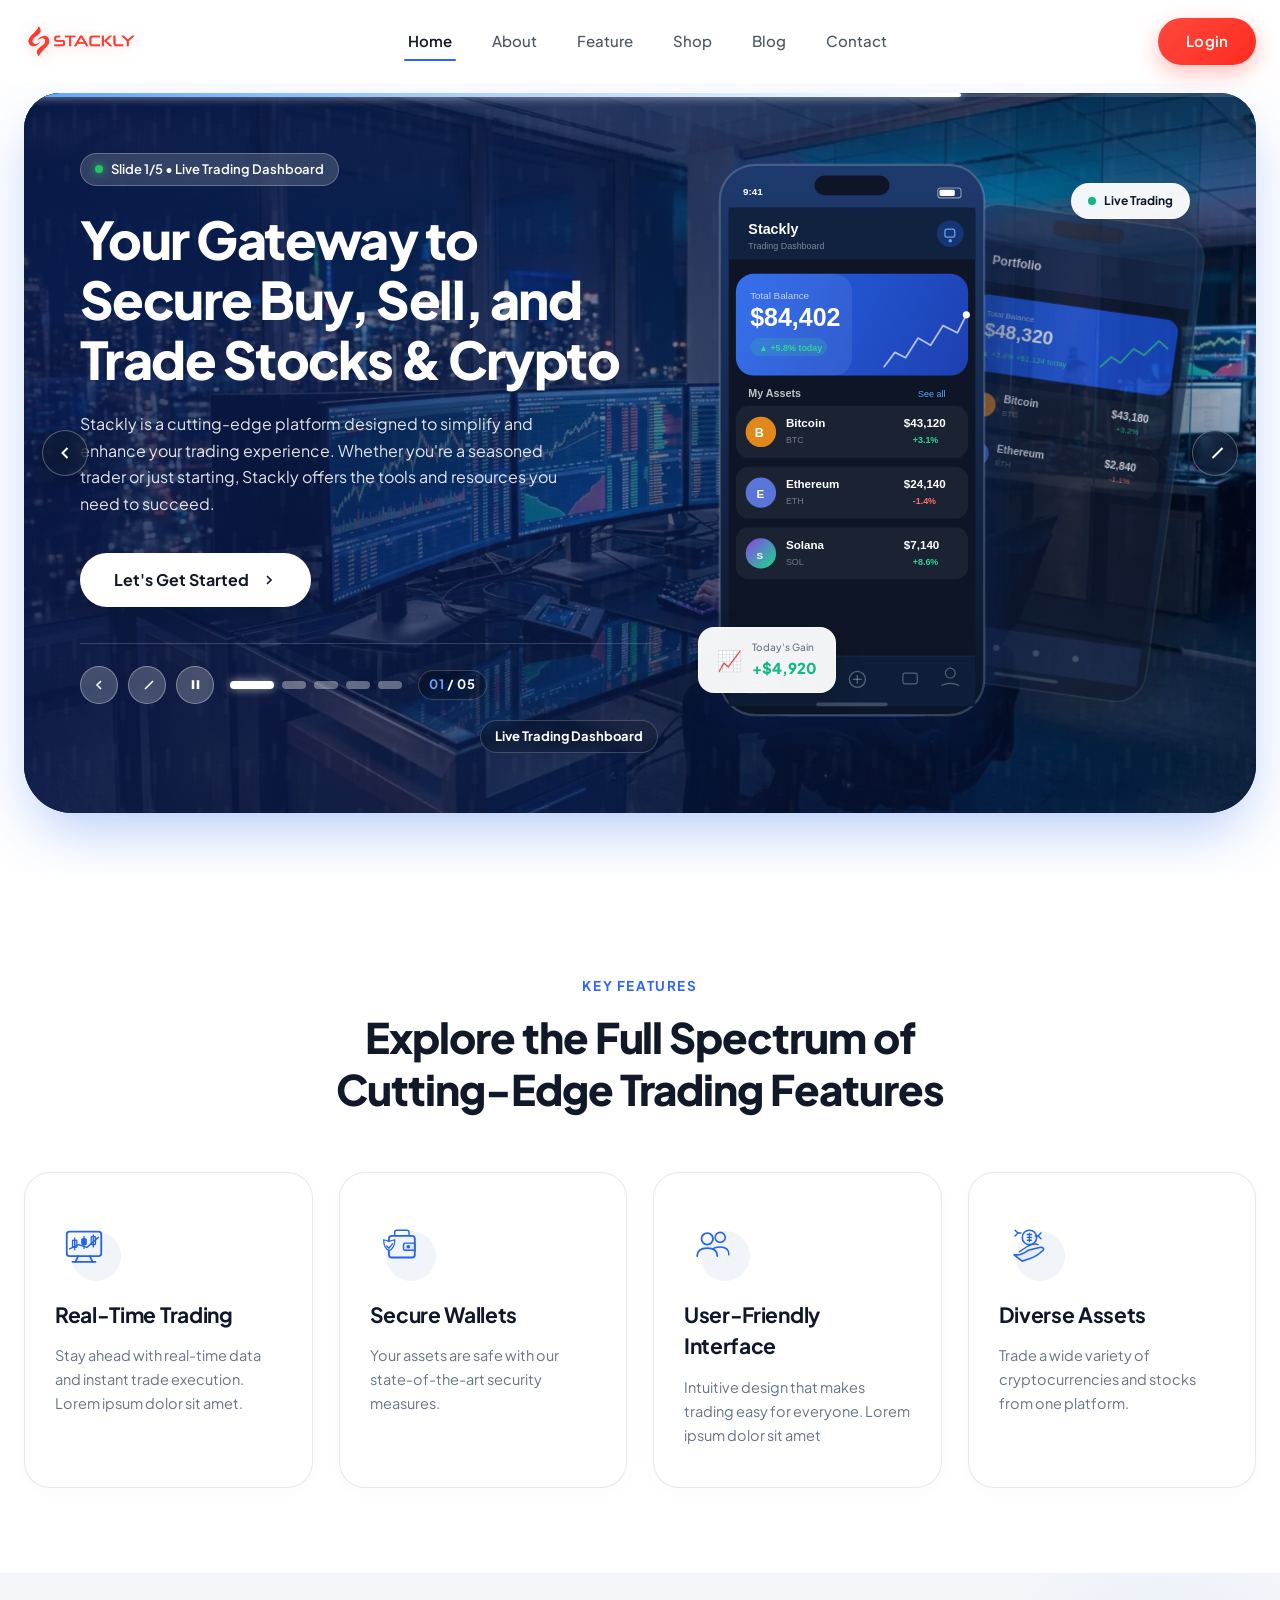
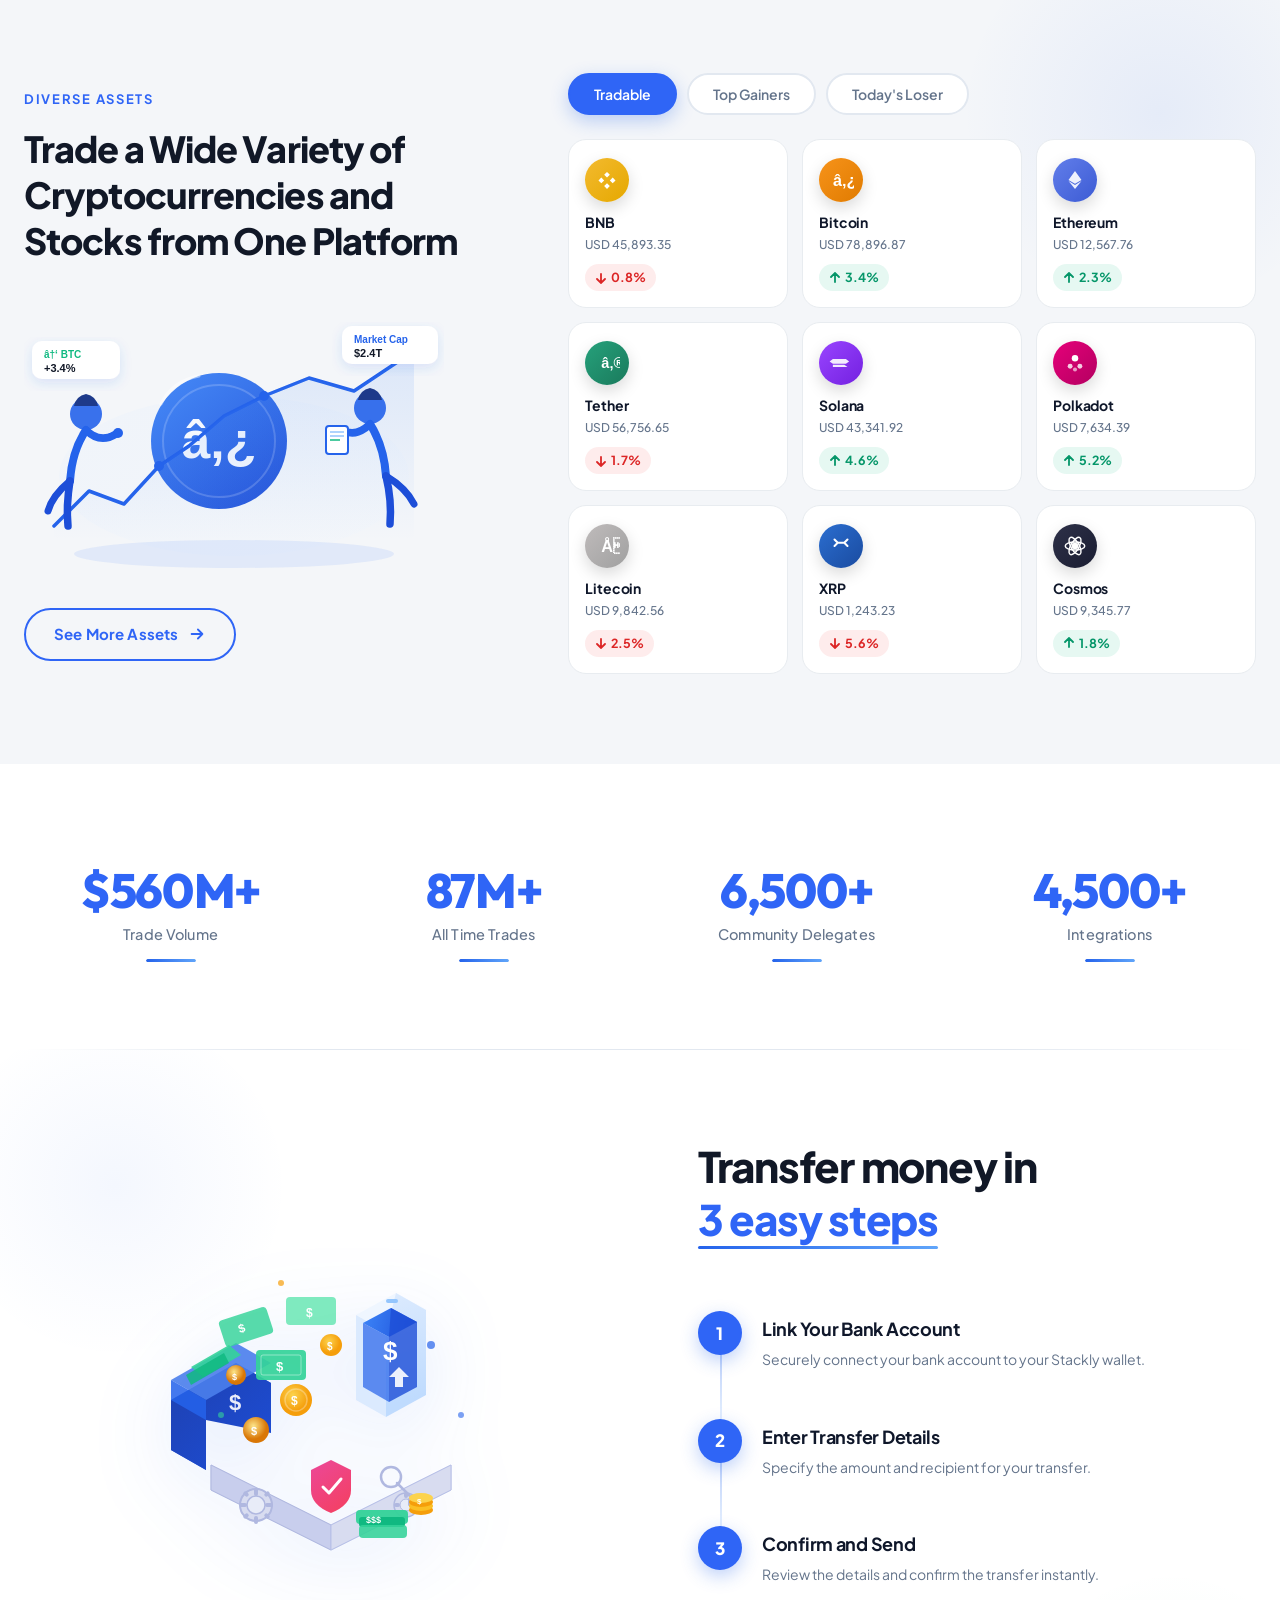
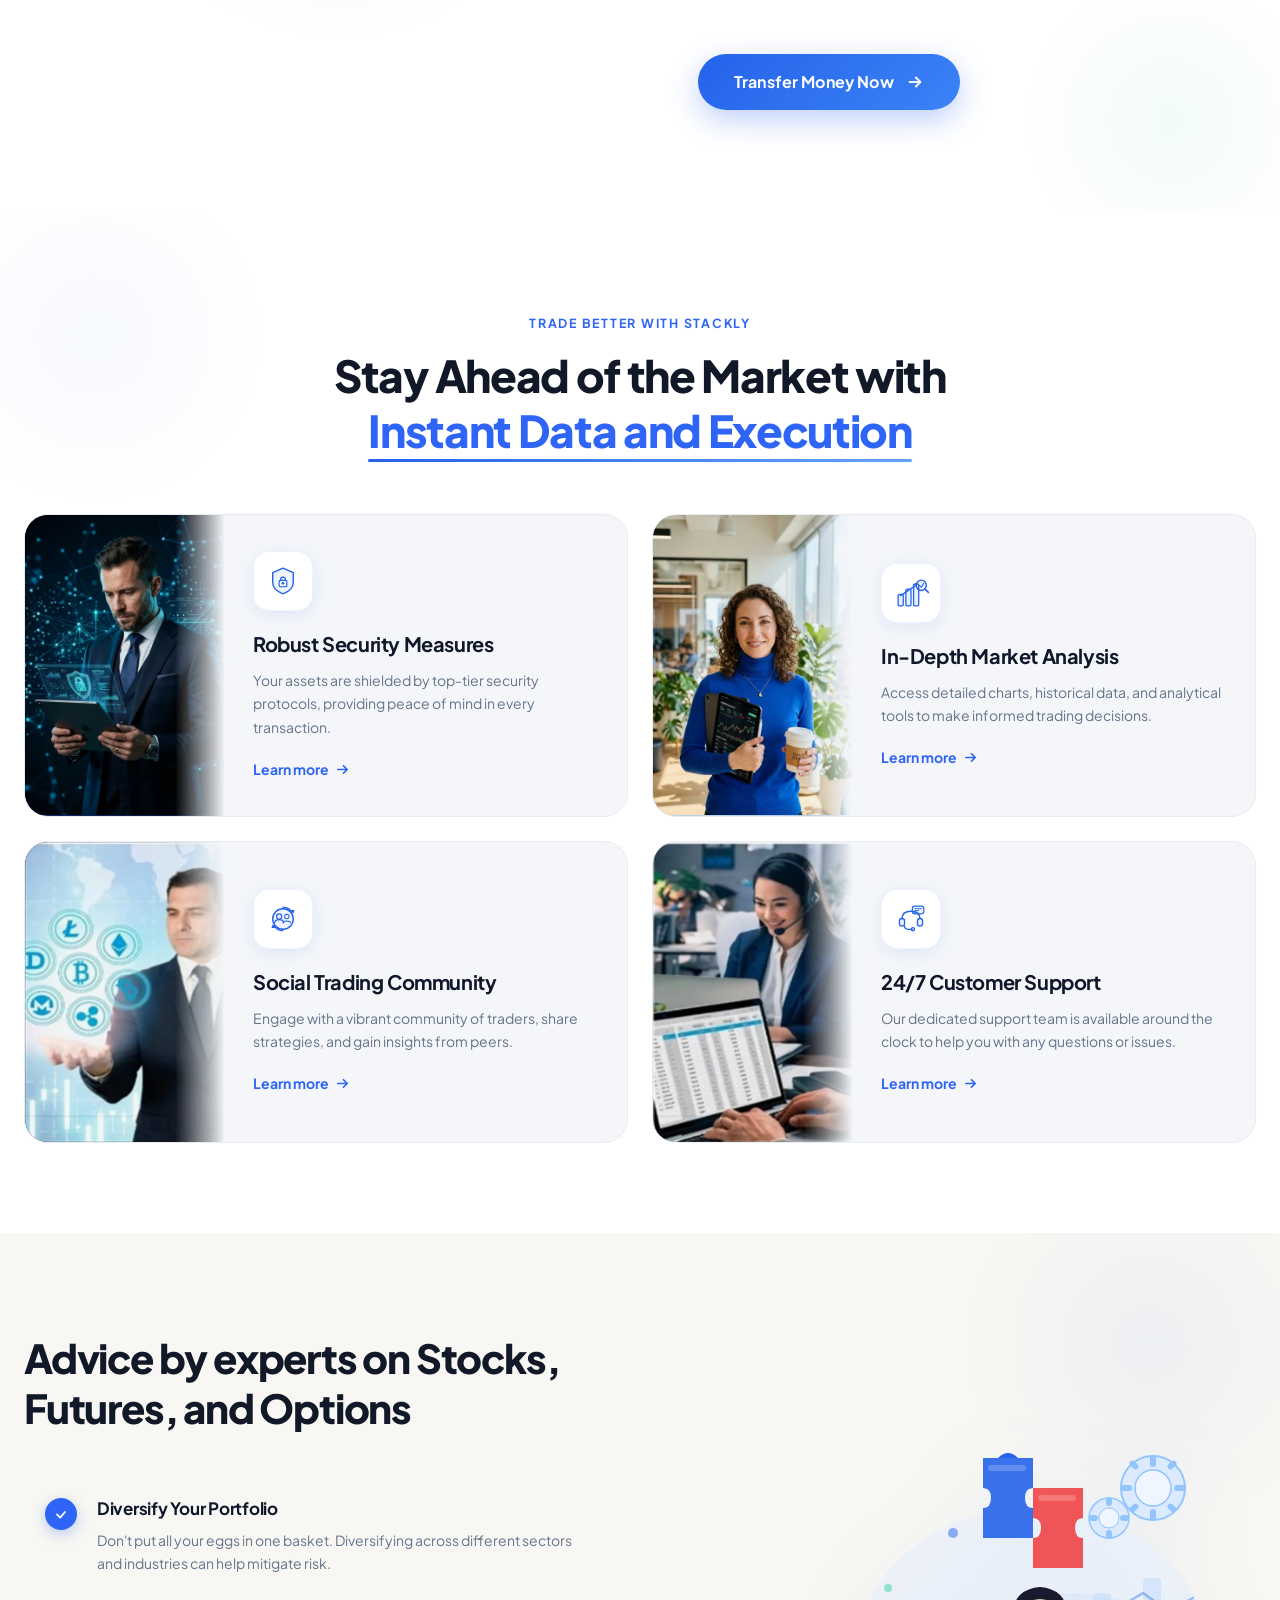
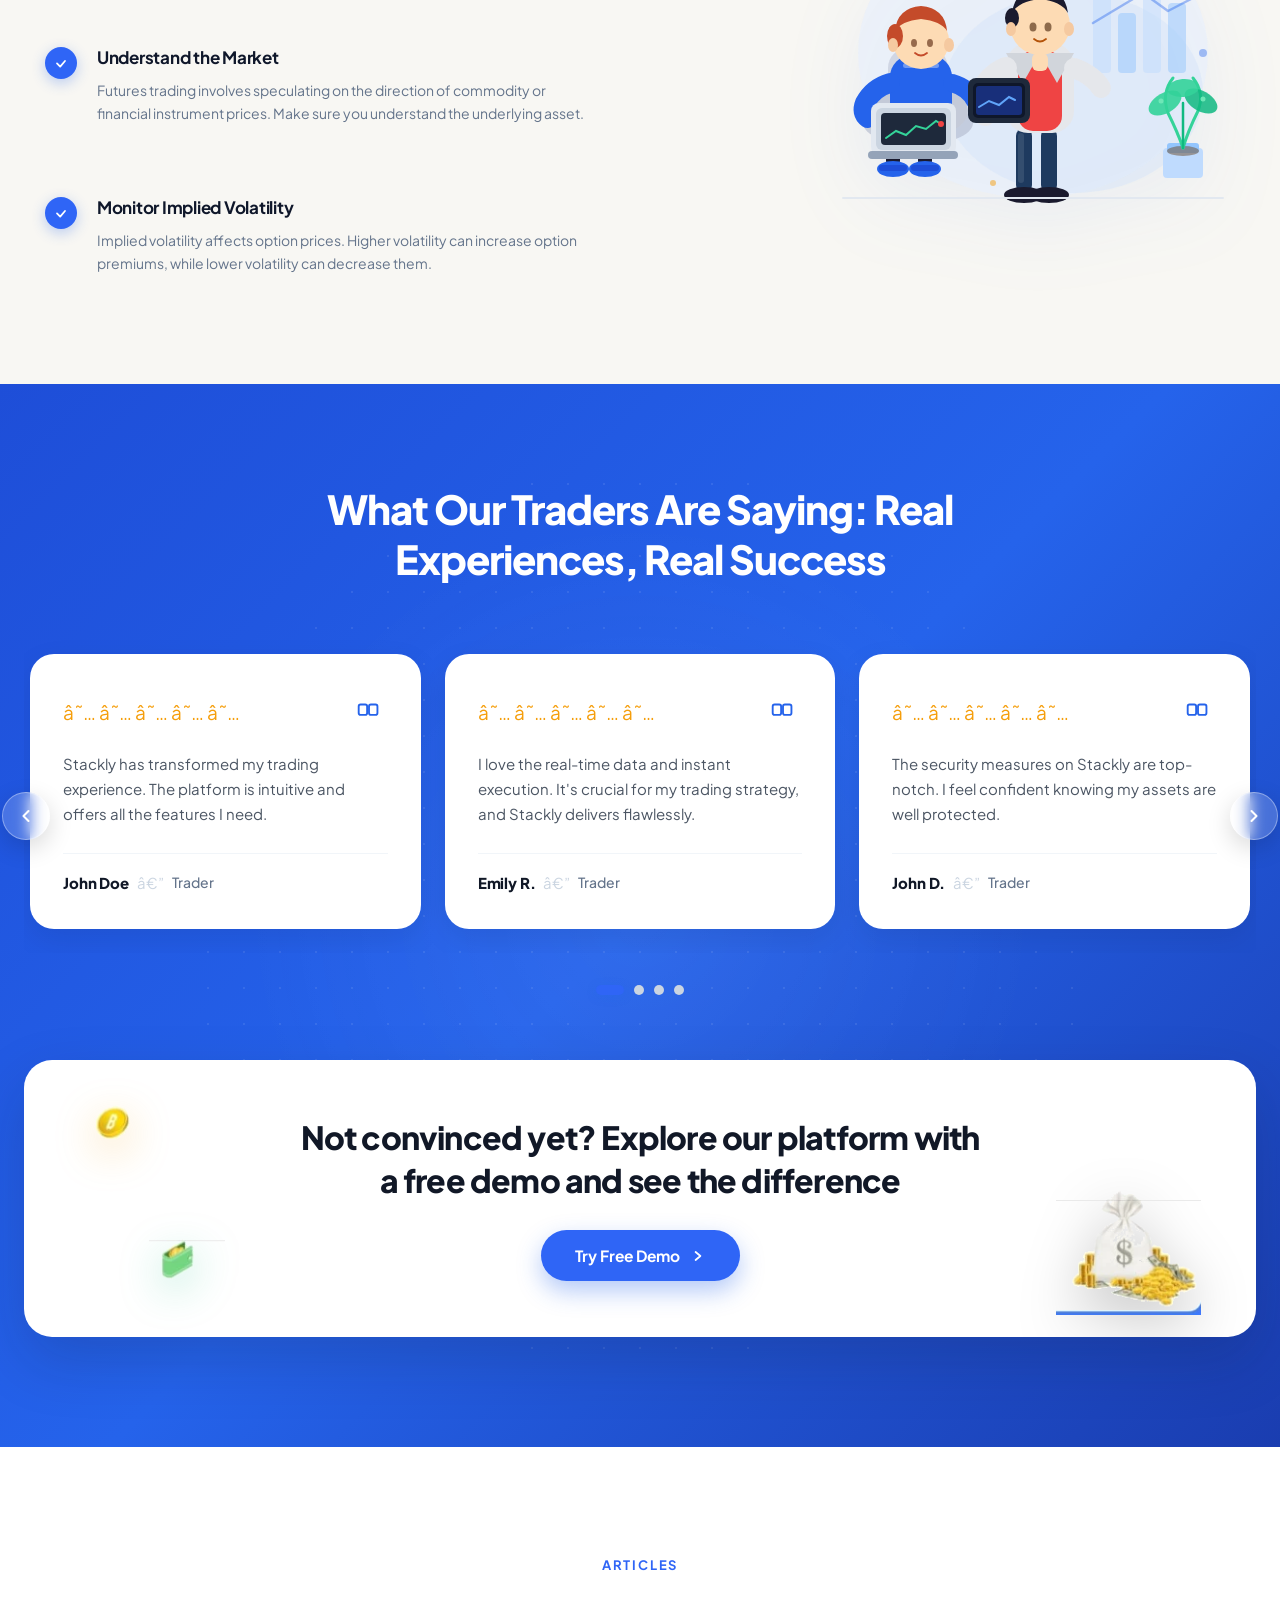
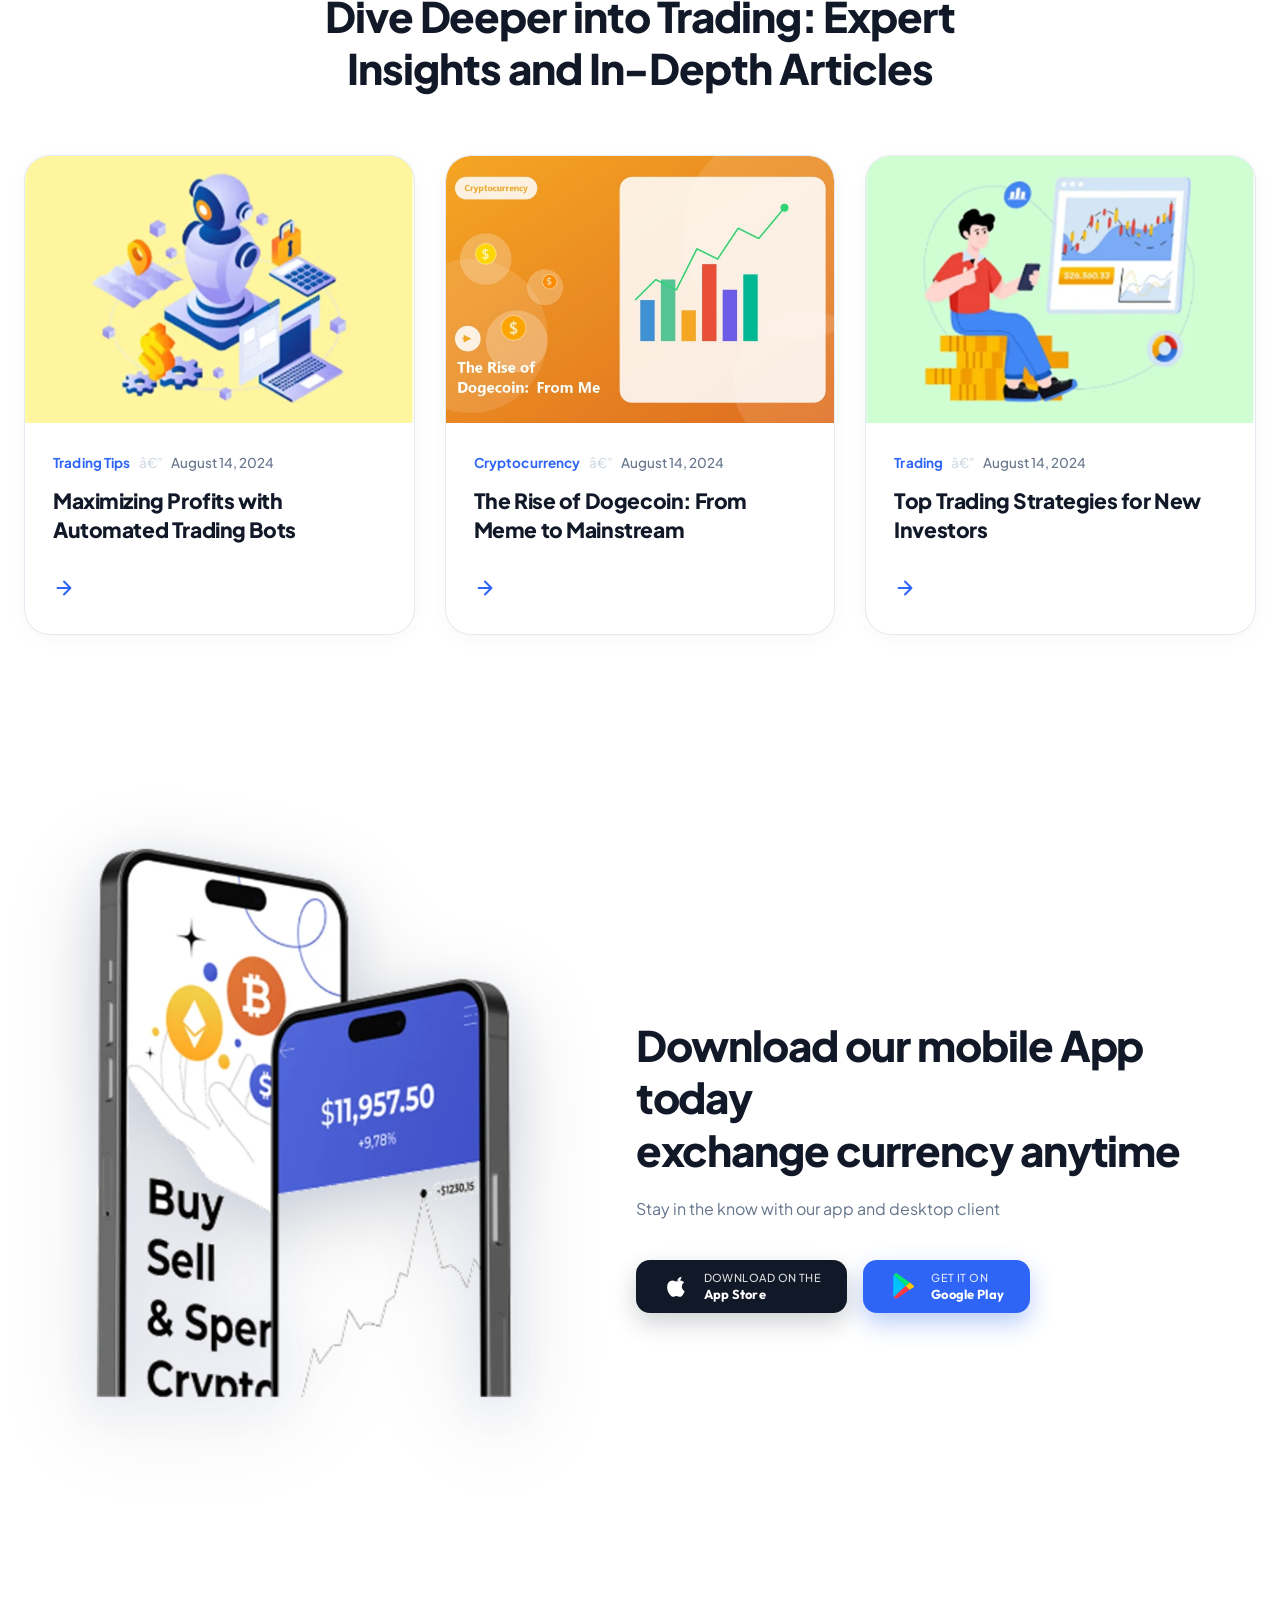
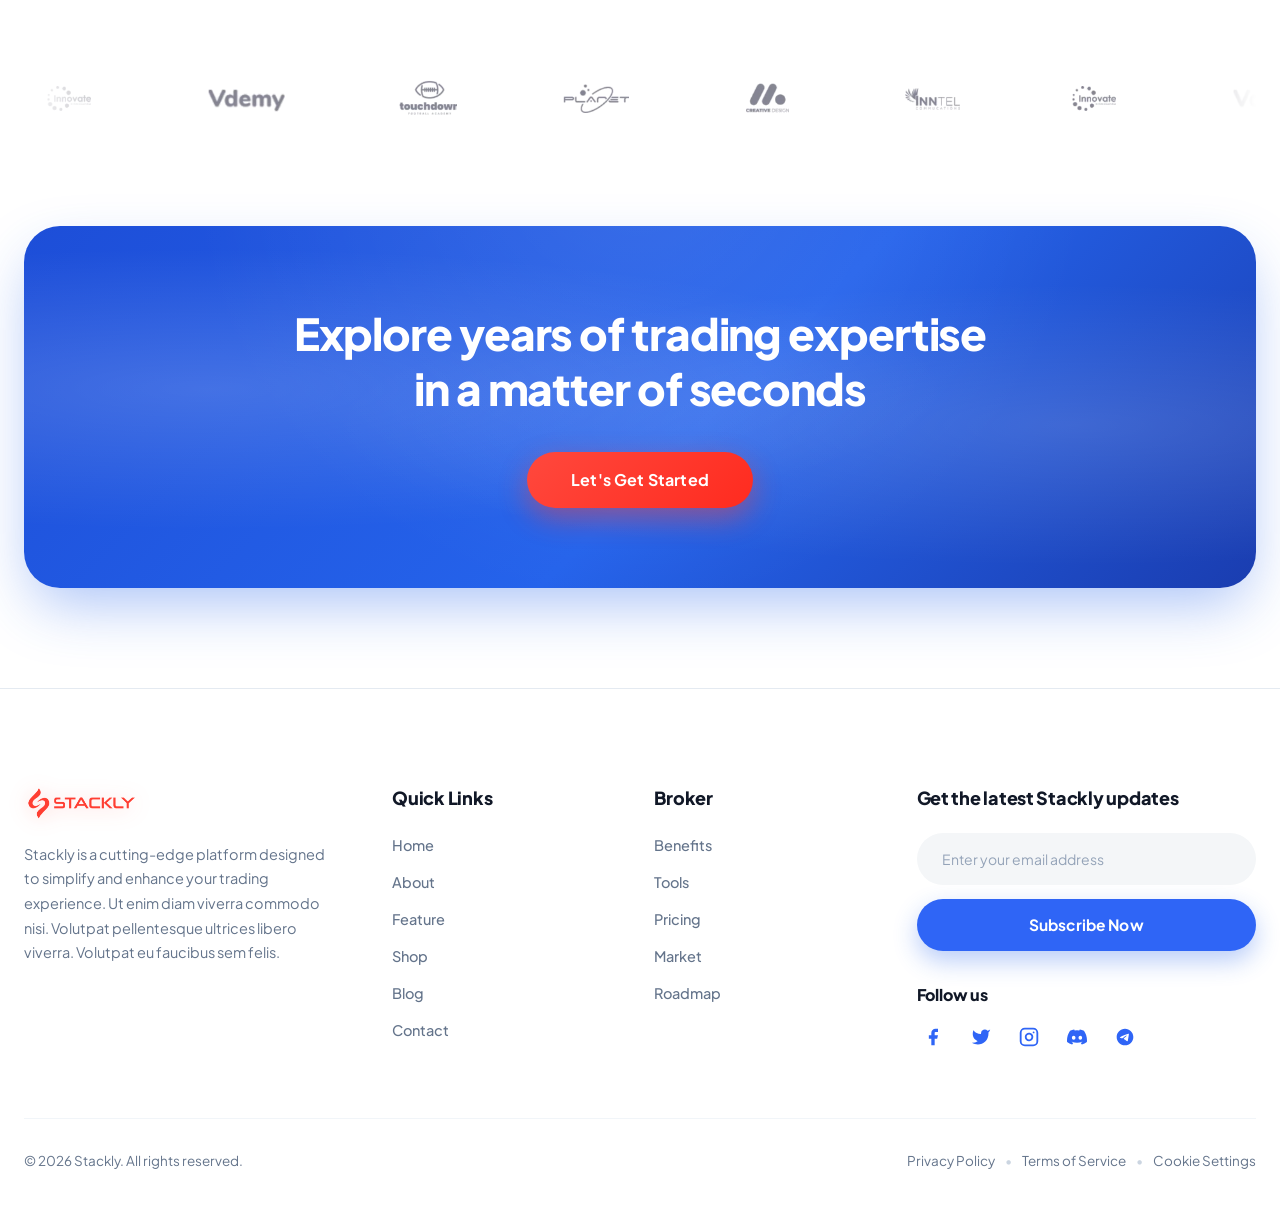
<file: index.html>
﻿<!DOCTYPE html>
<html lang="en">
<head>
  <meta charset="UTF-8">
  <meta name="viewport" content="width=device-width, initial-scale=1.0">
  <title>Stackly - Stock Trading & Investment Platform</title>
  
  <!-- Favicon -->
  <link rel="icon" type="image/svg+xml" href="assets/images/logo-icon.svg">
  
  <!-- Google Fonts: Plus Jakarta Sans & Outfit -->
  <link rel="preconnect" href="https://fonts.googleapis.com">
  <link rel="preconnect" href="https://fonts.gstatic.com" crossorigin>
  <link href="https://fonts.googleapis.com/css2?family=Outfit:wght@400;500;600;700;800&family=Plus+Jakarta+Sans:wght@300;400;500;600;700;800&display=swap" rel="stylesheet">
  
  <!-- Theme Stylesheet -->
  <link rel="stylesheet" href="assets/css/style.css">
</head>
<body>

  <!-- =========================================================================
       Navigation Header
       Matches screenshot layout: Logo (Left), Nav Menu (Center), Action (Right)
       ========================================================================= -->
  <header class="site-header">
    <div class="nav-container">
      
      <!-- Logo: 3D Isometric Cube + "Stackly" -->
      <a href="#" class="brand-logo" aria-label="Stackly Home">
        <img src="assets/images/stackly_.webp" alt="Stackly Logo" class="brand-logo-img" height="38" style="height:38px;width:auto;display:block;">
      </a>

      <!-- Center Nav Links: Home, About, Feature, Shop, Blog, Contact -->
      <nav class="nav-menu-wrapper" aria-label="Main Navigation">
        <ul class="nav-menu">
          <li class="nav-item active">
            <a href="index.html" class="nav-link">Home</a>
          </li>
          <li class="nav-item">
            <a href="about.html" class="nav-link">About</a>
          </li>
          <li class="nav-item">
            <a href="feature.html" class="nav-link">Feature</a>
          </li>
          <li class="nav-item">
            <a href="shop.html" class="nav-link">Shop</a>
          </li>
          <li class="nav-item">
            <a href="blog.html" class="nav-link">Blog</a>
          </li>
          <li class="nav-item">
            <a href="contact.html" class="nav-link">Contact</a>
          </li>
        </ul>
      </nav>

      <!-- Right Header Action: Dashboard Button -->
      <div class="nav-actions">
        <a href="login.html" class="btn-explore">Login</a>
        
        <!-- Mobile Menu Hamburger Button -->
        <button class="mobile-toggle" aria-label="Toggle Navigation Menu">
          <span></span>
          <span></span>
          <span></span>
        </button>
      </div>

    </div>
  </header>

  <!-- =========================================================================
       Hero Section
       Signature Curved Royal Blue Container with Candlestick Watermark,
       5-Slide High Quality WebP Background Showcase, Left Copy & Right 3D Phones
       ========================================================================= -->
  <main class="hero-wrapper">
    <section class="hero-card" id="home">
      
      <!-- Top Auto-Slide Progress Bar -->
      <div class="hero-progress-track">
        <div class="hero-progress-bar"></div>
      </div>

      <!-- Prominent Side Navigation Arrows for Hero Carousel -->
      <button class="hero-arrow hero-arrow-left" aria-label="Previous Slide" title="Previous Slide">
        <svg viewBox="0 0 24 24" fill="none"><path d="M15 18l-6-6 6-6" stroke="currentColor"/></svg>
      </button>
      <button class="hero-arrow hero-arrow-right" aria-label="Next Slide" title="Next Slide">
        <svg viewBox="0 0 24 24" fill="none"><path d="M9 18l6-6 6-6" stroke="currentColor"/></svg>
      </button>

      <!-- Watermark Candlestick Trading Graph Pattern (from screenshot) -->
      <div class="hero-watermark"></div>

      <!-- 5-Slide WebP Background Engine (Theme Related, High Quality, < 100KB) -->
      <div class="hero-slider-bg">
        <div class="slide-item active" style="background-image: url('assets/images/slide1.webp');" data-index="0" data-title="Live Trading Dashboard" data-subtitle="Real-time candlestick charts &amp; portfolio analytics"></div>
        <div class="slide-item" style="background-image: url('assets/images/slide2.webp');" data-index="1" data-title="Global Stock Exchange" data-subtitle="Worldwide financial network &amp; international liquidity"></div>
        <div class="slide-item" style="background-image: url('assets/images/slide3.webp');" data-index="2" data-title="Algorithmic AI Trading" data-subtitle="Neural financial predictive models &amp; smart execution"></div>
        <div class="slide-item" style="background-image: url('assets/images/slide4.webp');" data-index="3" data-title="Multi-Screen Workstation" data-subtitle="Desktop &amp; mobile synchronized portfolio suite"></div>
        <div class="slide-item" style="background-image: url('assets/images/slide5.webp');" data-index="4" data-title="Wealth &amp; Asset Management" data-subtitle="Long-term compounding &amp; 3D ascending market curves"></div>
        <div class="hero-slider-overlay"></div>
      </div>

      <!-- Hero Content Inner Grid -->
      <div class="hero-grid">
        
        <!-- Left Column: Typography, Subtitle, & Pill Button -->
        <div class="hero-left">
          
          <div class="hero-badge-tag">
            <span class="pulse-dot"></span>
            <span class="hero-badge-text">Slide 1/5 &bull; Live Trading Dashboard</span>
          </div>

          <h1 class="hero-title">
            Your Gateway to<br>
            Secure Buy, Sell, and<br>
            Trade Stocks & Crypto
          </h1>

          <p class="hero-description">
            Stackly is a cutting-edge platform designed to simplify and enhance your trading experience. Whether you're a seasoned trader or just starting, Stackly offers the tools and resources you need to succeed.
          </p>

          <a href="404.html" class="btn-started">
            <span>Let's Get Started</span>
            <svg class="arrow" viewBox="0 0 24 24" fill="none">
              <path d="M9 18l6-6-6-6" stroke="currentColor"/>
            </svg>
          </a>

          <!-- Slide Controller Bar -->
          <div class="hero-slider-bar">
            <!-- Nav Controls (Prev, Next, Play/Pause) -->
            <div class="slider-nav-controls">
              <button class="slider-nav-btn slider-prev" aria-label="Previous Slide" title="Previous Slide">
                <svg viewBox="0 0 24 24" fill="none"><path d="M15 18l-6-6 6-6" stroke="currentColor"/></svg>
              </button>
              <button class="slider-nav-btn slider-next" aria-label="Next Slide" title="Next Slide">
                <svg viewBox="0 0 24 24" fill="none"><path d="M9 18l6-6 6-6" stroke="currentColor"/></svg>
              </button>
              <button class="slider-play-toggle" aria-label="Pause Auto Slider" title="Pause / Resume Slider">
                <svg class="icon-pause" viewBox="0 0 24 24"><path d="M6 19h4V5H6v14zm8-14v14h4V5h-4z"/></svg>
              </button>
            </div>

            <!-- 5 Slide Dots Indicator -->
            <div class="slider-dots">
              <div class="slider-dot active" data-slide="0" title="Slide 1: Trading Dashboard"></div>
              <div class="slider-dot" data-slide="1" title="Slide 2: Global Exchange"></div>
              <div class="slider-dot" data-slide="2" title="Slide 3: Algorithmic AI"></div>
              <div class="slider-dot" data-slide="3" title="Slide 4: Trading Workstation"></div>
              <div class="slider-dot" data-slide="4" title="Slide 5: Wealth Management"></div>
            </div>

            <!-- Slide Counter (e.g. 01 / 05) -->
            <div class="slide-counter">
              <span class="curr-slide">01</span> / <span class="total-slides">05</span>
            </div>

            <!-- Active Slide Theme Indicator -->
            <div class="slide-theme-indicator">
              <span class="slide-theme-title">Live Trading Dashboard</span>
            </div>
          </div>

        </div>

        <!-- Right Column: Dual SVG Phone Mockups - Crisp Trading App UI -->
        <div class="hero-right">
          <div class="hero-phone-mockup-wrap">

            <!-- Back Phone (tilted) -->
            <div class="hero-phone hero-phone-back">
              <svg viewBox="0 0 300 600" fill="none" xmlns="http://www.w3.org/2000/svg" aria-hidden="true">
                <rect x="2" y="2" width="296" height="596" rx="38" fill="url(#pgBack)" stroke="rgba(255,255,255,0.12)" stroke-width="2"/>
                <rect x="12" y="48" width="276" height="508" rx="8" fill="#0F172A"/>
                <rect x="105" y="12" width="90" height="20" rx="10" fill="#1E293B"/>
                <rect x="12" y="48" width="276" height="52" fill="#1A2847"/>
                <text x="36" y="78" font-family="Segoe UI,sans-serif" font-size="15" font-weight="700" fill="white">Portfolio</text>
                <rect x="22" y="116" width="256" height="96" rx="16" fill="url(#cgBack)"/>
                <text x="38" y="142" font-family="Segoe UI,sans-serif" font-size="10" fill="rgba(255,255,255,0.7)">Total Balance</text>
                <text x="38" y="168" font-family="Segoe UI,sans-serif" font-size="24" font-weight="800" fill="white">$48,320</text>
                <text x="38" y="192" font-family="Segoe UI,sans-serif" font-size="10" fill="#34D399">&#x25B2; +2.4%  +$1,124 today</text>
                <polyline points="188,186 200,172 212,178 226,158 240,164 256,144 268,152" stroke="#34D399" stroke-width="2" fill="none" stroke-linecap="round" stroke-linejoin="round"/>
                <rect x="22" y="226" width="256" height="54" rx="12" fill="rgba(255,255,255,0.05)"/>
                <circle cx="50" cy="253" r="15" fill="#F7931A"/>
                <text x="43" y="258" font-family="Segoe UI,sans-serif" font-size="12" font-weight="700" fill="white">B</text>
                <text x="74" y="248" font-family="Segoe UI,sans-serif" font-size="13" font-weight="600" fill="white">Bitcoin</text>
                <text x="74" y="264" font-family="Segoe UI,sans-serif" font-size="10" fill="rgba(255,255,255,0.4)">BTC</text>
                <text x="210" y="248" font-family="Segoe UI,sans-serif" font-size="13" font-weight="700" fill="white">$43,180</text>
                <text x="218" y="264" font-family="Segoe UI,sans-serif" font-size="10" fill="#34D399">+3.2%</text>
                <rect x="22" y="288" width="256" height="54" rx="12" fill="rgba(255,255,255,0.05)"/>
                <circle cx="50" cy="315" r="15" fill="#627EEA"/>
                <text x="45" y="320" font-family="Segoe UI,sans-serif" font-size="12" font-weight="700" fill="white">E</text>
                <text x="74" y="310" font-family="Segoe UI,sans-serif" font-size="13" font-weight="600" fill="white">Ethereum</text>
                <text x="74" y="326" font-family="Segoe UI,sans-serif" font-size="10" fill="rgba(255,255,255,0.4)">ETH</text>
                <text x="210" y="310" font-family="Segoe UI,sans-serif" font-size="13" font-weight="700" fill="white">$2,840</text>
                <text x="218" y="326" font-family="Segoe UI,sans-serif" font-size="10" fill="#F87171">-1.1%</text>
                <rect x="12" y="528" width="276" height="48" fill="#1A2847"/>
                <circle cx="58" cy="552" r="5" fill="#2563EB"/>
                <circle cx="108" cy="552" r="4" fill="rgba(255,255,255,0.25)"/>
                <circle cx="158" cy="552" r="4" fill="rgba(255,255,255,0.25)"/>
                <circle cx="208" cy="552" r="4" fill="rgba(255,255,255,0.25)"/>
                <rect x="110" y="582" width="80" height="4" rx="2" fill="rgba(255,255,255,0.2)"/>
                <defs>
                  <linearGradient id="pgBack" x1="0" y1="0" x2="300" y2="600" gradientUnits="userSpaceOnUse"><stop offset="0%" stop-color="#1E3A5F"/><stop offset="100%" stop-color="#0F172A"/></linearGradient>
                  <linearGradient id="cgBack" x1="0" y1="116" x2="256" y2="212" gradientUnits="userSpaceOnUse"><stop offset="0%" stop-color="#2563EB"/><stop offset="100%" stop-color="#1D4ED8"/></linearGradient>
                </defs>
              </svg>
            </div>

            <!-- Front Phone (main display) -->
            <div class="hero-phone hero-phone-front">
              <svg viewBox="0 0 300 620" fill="none" xmlns="http://www.w3.org/2000/svg" aria-hidden="true">
                <ellipse cx="150" cy="610" rx="100" ry="14" fill="rgba(37,99,235,0.2)"/>
                <rect x="2" y="2" width="296" height="616" rx="40" fill="url(#pgFront)" stroke="rgba(255,255,255,0.18)" stroke-width="2.5"/>
                <rect x="12" y="50" width="276" height="530" rx="8" fill="#0D1526"/>
                <rect x="108" y="14" width="84" height="22" rx="11" fill="#0D1526"/>
                <text x="28" y="36" font-family="Segoe UI,sans-serif" font-size="11" font-weight="600" fill="white">9:41</text>
                <rect x="246" y="28" width="26" height="11" rx="3" stroke="rgba(255,255,255,0.5)" stroke-width="1.2" fill="none"/>
                <rect x="248" y="30" width="17" height="7" rx="1.5" fill="white"/>
                <rect x="12" y="50" width="276" height="58" fill="#112240"/>
                <text x="34" y="80" font-family="Segoe UI,sans-serif" font-size="16" font-weight="800" fill="white">Stackly</text>
                <text x="34" y="96" font-family="Segoe UI,sans-serif" font-size="10" fill="rgba(255,255,255,0.45)">Trading Dashboard</text>
                <circle cx="260" cy="79" r="15" fill="rgba(37,99,235,0.3)"/>
                <rect x="254" y="74" width="11" height="9" rx="2.5" stroke="#60A5FA" stroke-width="1.4" fill="none"/>
                <circle cx="260" cy="87" r="2" fill="#60A5FA"/>
                <rect x="20" y="124" width="260" height="114" rx="20" fill="url(#cgFront)"/>
                <rect x="20" y="124" width="130" height="114" rx="20" fill="rgba(255,255,255,0.08)"/>
                <text x="36" y="152" font-family="Segoe UI,sans-serif" font-size="11" fill="rgba(255,255,255,0.7)">Total Balance</text>
                <text x="36" y="182" font-family="Segoe UI,sans-serif" font-size="28" font-weight="800" fill="white">$84,402</text>
                <rect x="36" y="196" width="86" height="20" rx="10" fill="rgba(52,211,153,0.2)"/>
                <text x="46" y="210" font-family="Segoe UI,sans-serif" font-size="10" font-weight="600" fill="#34D399">&#x25B2; +5.8% today</text>
                <polyline points="186,228 198,212 210,218 224,196 238,204 252,182 268,190 278,170" stroke="rgba(255,255,255,0.65)" stroke-width="2" fill="none" stroke-linecap="round" stroke-linejoin="round"/>
                <circle cx="278" cy="170" r="4" fill="white"/>
                <text x="34" y="262" font-family="Segoe UI,sans-serif" font-size="12" font-weight="600" fill="rgba(255,255,255,0.75)">My Assets</text>
                <text x="224" y="262" font-family="Segoe UI,sans-serif" font-size="10" fill="#60A5FA">See all</text>
                <rect x="20" y="272" width="260" height="58" rx="14" fill="rgba(255,255,255,0.06)"/>
                <circle cx="48" cy="301" r="17" fill="#F7931A" opacity="0.9"/>
                <text x="41" y="307" font-family="Segoe UI,sans-serif" font-size="14" font-weight="800" fill="white">B</text>
                <text x="76" y="296" font-family="Segoe UI,sans-serif" font-size="13" font-weight="600" fill="white">Bitcoin</text>
                <text x="76" y="314" font-family="Segoe UI,sans-serif" font-size="10" fill="rgba(255,255,255,0.4)">BTC</text>
                <text x="208" y="296" font-family="Segoe UI,sans-serif" font-size="13" font-weight="700" fill="white">$43,120</text>
                <text x="218" y="314" font-family="Segoe UI,sans-serif" font-size="10" font-weight="600" fill="#34D399">+3.1%</text>
                <rect x="20" y="340" width="260" height="58" rx="14" fill="rgba(255,255,255,0.06)"/>
                <circle cx="48" cy="369" r="17" fill="#627EEA" opacity="0.9"/>
                <text x="43" y="375" font-family="Segoe UI,sans-serif" font-size="13" font-weight="800" fill="white">E</text>
                <text x="76" y="364" font-family="Segoe UI,sans-serif" font-size="13" font-weight="600" fill="white">Ethereum</text>
                <text x="76" y="382" font-family="Segoe UI,sans-serif" font-size="10" fill="rgba(255,255,255,0.4)">ETH</text>
                <text x="208" y="364" font-family="Segoe UI,sans-serif" font-size="13" font-weight="700" fill="white">$24,140</text>
                <text x="218" y="382" font-family="Segoe UI,sans-serif" font-size="10" font-weight="600" fill="#F87171">-1.4%</text>
                <rect x="20" y="408" width="260" height="58" rx="14" fill="rgba(255,255,255,0.06)"/>
                <circle cx="48" cy="437" r="17" fill="url(#sgFront)" opacity="0.9"/>
                <text x="43" y="443" font-family="Segoe UI,sans-serif" font-size="11" font-weight="800" fill="white">S</text>
                <text x="76" y="432" font-family="Segoe UI,sans-serif" font-size="13" font-weight="600" fill="white">Solana</text>
                <text x="76" y="450" font-family="Segoe UI,sans-serif" font-size="10" fill="rgba(255,255,255,0.4)">SOL</text>
                <text x="208" y="432" font-family="Segoe UI,sans-serif" font-size="13" font-weight="700" fill="white">$7,140</text>
                <text x="218" y="450" font-family="Segoe UI,sans-serif" font-size="10" font-weight="600" fill="#34D399">+8.6%</text>
                <rect x="12" y="552" width="276" height="56" fill="#0E1E38"/>
                <line x1="12" y1="552" x2="288" y2="552" stroke="rgba(255,255,255,0.07)" stroke-width="1"/>
                <rect x="26" y="562" width="36" height="32" rx="9" fill="rgba(37,99,235,0.3)"/>
                <circle cx="44" cy="578" r="8" stroke="#60A5FA" stroke-width="1.5" fill="none"/>
                <circle cx="44" cy="578" r="3" fill="#60A5FA"/>
                <circle cx="100" cy="578" r="8" stroke="rgba(255,255,255,0.3)" stroke-width="1.5" fill="none"/>
                <polyline points="92,582 100,570 108,582" stroke="rgba(255,255,255,0.3)" stroke-width="1.5" fill="none" stroke-linejoin="round"/>
                <circle cx="156" cy="578" r="9" stroke="rgba(255,255,255,0.3)" stroke-width="1.5" fill="none"/>
                <line x1="156" y1="573" x2="156" y2="583" stroke="rgba(255,255,255,0.3)" stroke-width="1.5"/>
                <line x1="151" y1="578" x2="161" y2="578" stroke="rgba(255,255,255,0.3)" stroke-width="1.5"/>
                <rect x="207" y="571" width="16" height="12" rx="2.5" stroke="rgba(255,255,255,0.3)" stroke-width="1.3" fill="none"/>
                <circle cx="260" cy="571" r="5.5" stroke="rgba(255,255,255,0.3)" stroke-width="1.3" fill="none"/>
                <path d="M250,585 Q260,580 270,585" stroke="rgba(255,255,255,0.3)" stroke-width="1.3" fill="none"/>
                <rect x="110" y="604" width="80" height="4" rx="2" fill="rgba(255,255,255,0.2)"/>
                <defs>
                  <linearGradient id="pgFront" x1="0" y1="0" x2="0" y2="620" gradientUnits="userSpaceOnUse"><stop offset="0%" stop-color="#1E3A6E"/><stop offset="100%" stop-color="#0A1628"/></linearGradient>
                  <linearGradient id="cgFront" x1="20" y1="124" x2="280" y2="238" gradientUnits="userSpaceOnUse"><stop offset="0%" stop-color="#2563EB"/><stop offset="100%" stop-color="#1E40AF"/></linearGradient>
                  <linearGradient id="sgFront" x1="31" y1="420" x2="65" y2="454" gradientUnits="userSpaceOnUse"><stop offset="0%" stop-color="#9945FF"/><stop offset="100%" stop-color="#14F195"/></linearGradient>
                </defs>
              </svg>
            </div>

            <!-- Floating Live Badge -->
            <div class="hero-phone-badge">
              <span class="badge-pulse"></span>
              <span class="badge-text">Live Trading</span>
            </div>

            <!-- Floating Profit Chip -->
            <div class="hero-phone-profit-card">
              <span class="profit-icon">&#128200;</span>
              <div>
                <div class="profit-label">Today's Gain</div>
                <div class="profit-value">+$4,920</div>
              </div>
            </div>

          </div>
        </div>
    </section>
  </main>

  <!-- =========================================================================
       Key Features Section
       Matches Screenshot: "KEY FEATURES", "Explore the Full Spectrum of Cutting-Edge Trading Features",
       4 Tall Feature Cards with Circular Icon Badges, Rich Hover Animations & Elevation
       ========================================================================= -->
  <section class="features-section" id="features">
    <div class="container">
      
      <!-- Section Header -->
      <div class="features-header">
        <span class="features-tag">KEY FEATURES</span>
        <h2 class="features-title">
          Explore the Full Spectrum of<br>
          Cutting-Edge Trading Features
        </h2>
      </div>

      <!-- 4 Features Cards Grid -->
      <div class="features-grid">
        
        <!-- Card 1: Real-Time Trading -->
        <div class="feature-card" data-card="1">
          <div class="feature-icon-wrapper">
            <div class="icon-circle-bg"></div>
            <svg class="feature-svg" viewBox="0 0 64 64" fill="none">
              <!-- Monitor Frame -->
              <rect x="8" y="12" width="48" height="34" rx="4" stroke="#2563EB" stroke-width="2.5" fill="none"/>
              <line x1="24" y1="46" x2="20" y2="54" stroke="#2563EB" stroke-width="2.5" stroke-linecap="round"/>
              <line x1="40" y1="46" x2="44" y2="54" stroke="#2563EB" stroke-width="2.5" stroke-linecap="round"/>
              <line x1="16" y1="54" x2="48" y2="54" stroke="#2563EB" stroke-width="2.5" stroke-linecap="round"/>
              <!-- Candlestick 1 -->
              <line x1="19" y1="20" x2="19" y2="38" stroke="#2563EB" stroke-width="1.8"/>
              <rect x="16" y="24" width="6" height="10" rx="1" stroke="#2563EB" stroke-width="1.8" fill="rgba(37,99,235,0.15)"/>
              <!-- Candlestick 2 -->
              <line x1="32" y1="18" x2="32" y2="36" stroke="#2563EB" stroke-width="1.8"/>
              <rect x="29" y="22" width="6" height="8" rx="1" stroke="#2563EB" stroke-width="1.8" fill="#2563EB"/>
              <!-- Candlestick 3 -->
              <line x1="45" y1="16" x2="45" y2="34" stroke="#2563EB" stroke-width="1.8"/>
              <rect x="42" y="19" width="6" height="11" rx="1" stroke="#2563EB" stroke-width="1.8" fill="rgba(37,99,235,0.15)"/>
              <!-- Trend Line -->
              <path d="M 12 36 L 24 30 L 36 34 L 52 20" stroke="#2563EB" stroke-width="2" stroke-linecap="round" stroke-linejoin="round"/>
            </svg>
          </div>
          <h3 class="feature-card-title">Real-Time Trading</h3>
          <p class="feature-card-desc">
            Stay ahead with real-time data and instant trade execution. Lorem ipsum dolor sit amet.
          </p>
          <div class="card-hover-indicator"></div>
        </div>

        <!-- Card 2: Secure Wallets -->
        <div class="feature-card" data-card="2">
          <div class="feature-icon-wrapper">
            <div class="icon-circle-bg"></div>
            <svg class="feature-svg" viewBox="0 0 64 64" fill="none">
              <!-- Wallet Body -->
              <rect x="18" y="18" width="36" height="30" rx="4" stroke="#2563EB" stroke-width="2.5" fill="none"/>
              <!-- Protruding Cards / Cash -->
              <path d="M 26 18 V 13 C 26 11.5 27.5 10 29 10 H 43 C 44.5 10 46 11.5 46 13 V 18" stroke="#2563EB" stroke-width="2" fill="none"/>
              <!-- Wallet Flap & Clasp -->
              <path d="M 40 28 H 54 V 38 H 40 C 37.5 38 37.5 28 40 28 Z" stroke="#2563EB" stroke-width="2" fill="rgba(37,99,235,0.1)"/>
              <circle cx="45" cy="33" r="2.5" fill="#2563EB"/>
              <!-- Security Shield in foreground -->
              <path d="M 12 28 C 12 28 17 26 23 25 C 23 37 17 44 12 46 C 7 44 1 37 1 25 C 7 26 12 28 12 28 Z" transform="translate(10, 6) scale(0.7)" stroke="#2563EB" stroke-width="2.5" fill="#FFFFFF"/>
              <!-- Shield Checkmark -->
              <path d="M 15 32 L 18 35 L 23 29" stroke="#2563EB" stroke-width="2" stroke-linecap="round" stroke-linejoin="round"/>
            </svg>
          </div>
          <h3 class="feature-card-title">Secure Wallets</h3>
          <p class="feature-card-desc">
            Your assets are safe with our state-of-the-art security measures.
          </p>
          <div class="card-hover-indicator"></div>
        </div>

        <!-- Card 3: User-Friendly Interface -->
        <div class="feature-card" data-card="3">
          <div class="feature-icon-wrapper">
            <div class="icon-circle-bg"></div>
            <svg class="feature-svg" viewBox="0 0 64 64" fill="none">
              <!-- Left Person -->
              <circle cx="24" cy="22" r="8" stroke="#2563EB" stroke-width="2.5" fill="none"/>
              <path d="M 10 46 C 10 38 16 35 24 35 C 32 35 38 38 38 46" stroke="#2563EB" stroke-width="2.5" stroke-linecap="round" fill="none"/>
              <!-- Right Person -->
              <circle cx="42" cy="20" r="7" stroke="#2563EB" stroke-width="2.2" fill="none"/>
              <path d="M 33 35 C 36 34 39 33.5 42 33.5 C 49 33.5 54 36.5 54 44" stroke="#2563EB" stroke-width="2.2" stroke-linecap="round" fill="none"/>
            </svg>
          </div>
          <h3 class="feature-card-title">User-Friendly Interface</h3>
          <p class="feature-card-desc">
            Intuitive design that makes trading easy for everyone. Lorem ipsum dolor sit amet
          </p>
          <div class="card-hover-indicator"></div>
        </div>

        <!-- Card 4: Diverse Assets -->
        <div class="feature-card" data-card="4">
          <div class="feature-icon-wrapper">
            <div class="icon-circle-bg"></div>
            <svg class="feature-svg" viewBox="0 0 64 64" fill="none">
              <!-- Open Hand cupping assets -->
              <path d="M 12 44 Q 22 46 32 38 L 48 34 C 52 33 55 35 53 38 Q 45 46 36 49 L 24 53 Z" stroke="#2563EB" stroke-width="2.2" fill="rgba(37,99,235,0.06)"/>
              <path d="M 20 40 L 32 32 Q 40 28 46 30" stroke="#2563EB" stroke-width="2" stroke-linecap="round"/>
              <!-- Floating Asset Gear with Currency $ -->
              <circle cx="34" cy="20" r="10" stroke="#2563EB" stroke-width="2.2" fill="none"/>
              <path d="M 34 14 V 26 M 31 16 H 37 M 31 24 H 37 M 31 20 H 37" stroke="#2563EB" stroke-width="1.8" stroke-linecap="round"/>
              <!-- Exchange Arrows (Left & Right) -->
              <path d="M 14 18 L 18 14 L 14 10" stroke="#2563EB" stroke-width="2" stroke-linecap="round" stroke-linejoin="round"/>
              <line x1="18" y1="14" x2="22" y2="14" stroke="#2563EB" stroke-width="2" stroke-linecap="round"/>
              <path d="M 50 14 L 46 18 L 50 22" stroke="#2563EB" stroke-width="2" stroke-linecap="round" stroke-linejoin="round"/>
              <line x1="46" y1="18" x2="42" y2="18" stroke="#2563EB" stroke-width="2" stroke-linecap="round"/>
            </svg>
          </div>
          <h3 class="feature-card-title">Diverse Assets</h3>
          <p class="feature-card-desc">
            Trade a wide variety of cryptocurrencies and stocks from one platform.
          </p>
          <div class="card-hover-indicator"></div>
        </div>

      </div>

    </div>
  </section>


  <!-- =========================================================================
       Diverse Assets Section
       Left: Tag, Heading, Illustration, CTA | Right: Filter Tabs + 9 Crypto Cards
       ========================================================================= -->
  <section class="assets-section" id="assets">
    <div class="container">
      <div class="assets-grid">

        <!-- Left Column -->
        <div class="assets-left">
          <span class="assets-tag">DIVERSE ASSETS</span>
          <h2 class="assets-title">Trade a Wide Variety of Cryptocurrencies and Stocks from One Platform</h2>

          <!-- Inline SVG Illustration: People analyzing Bitcoin chart -->
          <div class="assets-illustration">
            <svg viewBox="0 0 420 280" fill="none" xmlns="http://www.w3.org/2000/svg" class="assets-svg">
              <!-- Background glow blobs -->
              <ellipse cx="210" cy="180" rx="175" ry="80" fill="url(#bgGlow)" opacity="0.18"/>
              <!-- Floor / platform -->
              <ellipse cx="210" cy="258" rx="160" ry="14" fill="#2563EB" opacity="0.09"/>

              <!-- Large Bitcoin coin (center, 3D style) -->
              <circle cx="195" cy="145" r="68" fill="url(#btcGrad)" opacity="0.95"/>
              <circle cx="195" cy="145" r="56" fill="none" stroke="rgba(255,255,255,0.18)" stroke-width="2"/>
              <!-- BTC symbol -->
              <text x="195" y="162" text-anchor="middle" fill="#fff" font-size="52" font-weight="800" font-family="Arial" opacity="0.95">â‚¿</text>
              <!-- Coin edge highlight -->
              <path d="M137 108 Q148 85 175 80" stroke="rgba(255,255,255,0.45)" stroke-width="3" stroke-linecap="round" fill="none"/>

              <!-- Chart line going up behind coin -->
              <polyline points="30,230 65,195 100,208 135,170 165,150 200,120 240,100 285,82 330,95 390,55"
                stroke="#2563EB" stroke-width="3.5" fill="none" stroke-linecap="round" stroke-linejoin="round"/>
              <!-- Chart fill under line -->
              <polygon points="30,230 65,195 100,208 135,170 165,150 200,120 240,100 285,82 330,95 390,55 390,245 30,245"
                fill="url(#chartFill)" opacity="0.22"/>
              <!-- Chart dots -->
              <circle cx="135" cy="170" r="5" fill="#2563EB"/>
              <circle cx="240" cy="100" r="5" fill="#2563EB"/>
              <circle cx="390" cy="55" r="6" fill="#10B981"/>

              <!-- Person 1: Standing left, pointing at chart -->
              <circle cx="62" cy="118" r="16" fill="#2563EB" opacity="0.9"/>
              <path d="M62 134 Q48 155 46 185" stroke="#2563EB" stroke-width="8" stroke-linecap="round" fill="none"/>
              <path d="M46 185 Q42 210 44 230" stroke="#1D4ED8" stroke-width="7.5" stroke-linecap="round" fill="none"/>
              <path d="M46 185 Q28 200 24 215" stroke="#1D4ED8" stroke-width="7" stroke-linecap="round" fill="none"/>
              <path d="M62 134 Q76 148 92 138" stroke="#2563EB" stroke-width="7.5" stroke-linecap="round" fill="none"/>
              <circle cx="94" cy="137" r="5" fill="#2563EB"/>
              <!-- Hair -->
              <path d="M50 110 Q52 100 62 98 Q72 100 74 110" fill="#1E3A8A" stroke="none"/>

              <!-- Person 2: Standing right, clipboard -->
              <circle cx="346" cy="112" r="16" fill="#2563EB" opacity="0.9"/>
              <path d="M346 128 Q360 150 362 180" stroke="#2563EB" stroke-width="8" stroke-linecap="round" fill="none"/>
              <path d="M362 180 Q368 205 366 228" stroke="#1D4ED8" stroke-width="7.5" stroke-linecap="round" fill="none"/>
              <path d="M362 180 Q382 192 390 208" stroke="#1D4ED8" stroke-width="7" stroke-linecap="round" fill="none"/>
              <path d="M346 128 Q332 142 318 134" stroke="#2563EB" stroke-width="7.5" stroke-linecap="round" fill="none"/>
              <!-- Tablet in hand -->
              <rect x="302" y="130" width="22" height="28" rx="3" fill="white" stroke="#2563EB" stroke-width="2"/>
              <line x1="306" y1="136" x2="320" y2="136" stroke="#93C5FD" stroke-width="1.5"/>
              <line x1="306" y1="140" x2="320" y2="140" stroke="#93C5FD" stroke-width="1.5"/>
              <line x1="306" y1="144" x2="316" y2="144" stroke="#10B981" stroke-width="1.5"/>
              <!-- Hair -->
              <path d="M334 104 Q336 94 346 92 Q356 94 358 104" fill="#1E3A8A" stroke="none"/>

              <!-- Floating stat cards -->
              <rect x="8" y="45" width="88" height="38" rx="10" fill="white" filter="url(#cardShadow)"/>
              <text x="20" y="62" fill="#10B981" font-size="10" font-weight="700" font-family="Arial">â†‘ BTC</text>
              <text x="20" y="76" fill="#111827" font-size="11" font-weight="800" font-family="Arial">+3.4%</text>

              <rect x="318" y="30" width="96" height="38" rx="10" fill="white" filter="url(#cardShadow)"/>
              <text x="330" y="47" fill="#2563EB" font-size="10" font-weight="700" font-family="Arial">Market Cap</text>
              <text x="330" y="61" fill="#111827" font-size="11" font-weight="800" font-family="Arial">$2.4T</text>

              <defs>
                <linearGradient id="btcGrad" x1="140" y1="80" x2="250" y2="210" gradientUnits="userSpaceOnUse">
                  <stop offset="0%" stop-color="#3B82F6"/>
                  <stop offset="100%" stop-color="#1D4ED8"/>
                </linearGradient>
                <linearGradient id="chartFill" x1="210" y1="55" x2="210" y2="245" gradientUnits="userSpaceOnUse">
                  <stop offset="0%" stop-color="#3B82F6" stop-opacity="0.6"/>
                  <stop offset="100%" stop-color="#3B82F6" stop-opacity="0"/>
                </linearGradient>
                <linearGradient id="bgGlow" x1="0" y1="0" x2="1" y2="1">
                  <stop offset="0%" stop-color="#DBEAFE"/>
                  <stop offset="100%" stop-color="#EFF6FF"/>
                </linearGradient>
                <filter id="cardShadow" x="-10%" y="-10%" width="130%" height="140%">
                  <feDropShadow dx="0" dy="4" stdDeviation="6" flood-color="rgba(37,99,235,0.14)"/>
                </filter>
              </defs>
            </svg>
          </div>

          <a href="404.html" class="btn-see-assets">
            See More Assets
            <svg viewBox="0 0 20 20" fill="none"><path d="M4 10h12M11 5l5 5-5 5" stroke="currentColor" stroke-width="2" stroke-linecap="round" stroke-linejoin="round"/></svg>
          </a>
        </div>

        <!-- Right Column: Filter Tabs + Asset Cards Grid -->
        <div class="assets-right">

          <!-- Filter Tabs -->
          <div class="asset-filter-tabs">
            <button class="asset-tab active" data-tab="tradable">Tradable</button>
            <button class="asset-tab" data-tab="gainers">Top Gainers</button>
            <button class="asset-tab" data-tab="losers">Today's Loser</button>
          </div>

          <!-- Asset Cards Grid -->
          <div class="asset-cards-grid" id="assetCardsGrid">

            <!-- BNB -->
            <div class="asset-card" data-category="tradable losers">
              <div class="asset-coin-icon" style="background:linear-gradient(135deg,#F3BA2F,#E5A800);">
                <svg viewBox="0 0 32 32" fill="none"><path d="M16 6l3.5 3.5-3.5 3.5-3.5-3.5L16 6zm7 7l3.5 3.5-3.5 3.5-3.5-3.5L23 13zm-14 0l3.5 3.5-3.5 3.5-3.5-3.5L9 13zm7 7l3.5 3.5-3.5 3.5-3.5-3.5L16 20z" fill="white"/></svg>
              </div>
              <div class="asset-info">
                <span class="asset-name">BNB</span>
                <span class="asset-price">USD 45,893.35</span>
              </div>
              <div class="asset-change negative">
                <svg viewBox="0 0 12 12"><path d="M6 2v8M2 7l4 4 4-4" stroke="currentColor" stroke-width="1.8" stroke-linecap="round" fill="none"/></svg>
                0.8%
              </div>
            </div>

            <!-- Bitcoin -->
            <div class="asset-card" data-category="tradable gainers">
              <div class="asset-coin-icon" style="background:linear-gradient(135deg,#F7931A,#E07B00);">
                <svg viewBox="0 0 32 32" fill="none"><text x="6" y="23" fill="white" font-size="20" font-weight="800" font-family="Arial">â‚¿</text></svg>
              </div>
              <div class="asset-info">
                <span class="asset-name">Bitcoin</span>
                <span class="asset-price">USD 78,896.87</span>
              </div>
              <div class="asset-change positive">
                <svg viewBox="0 0 12 12"><path d="M6 10V2M2 5l4-4 4 4" stroke="currentColor" stroke-width="1.8" stroke-linecap="round" fill="none"/></svg>
                3.4%
              </div>
            </div>

            <!-- Ethereum -->
            <div class="asset-card" data-category="tradable gainers">
              <div class="asset-coin-icon" style="background:linear-gradient(135deg,#627EEA,#3C5BD4);">
                <svg viewBox="0 0 32 32" fill="none"><path d="M16 5l-8 11 8 4.5L24 16 16 5zm0 17l-8-4.7 8 9.7 8-9.7L16 22z" fill="white" opacity="0.9"/></svg>
              </div>
              <div class="asset-info">
                <span class="asset-name">Ethereum</span>
                <span class="asset-price">USD 12,567.76</span>
              </div>
              <div class="asset-change positive">
                <svg viewBox="0 0 12 12"><path d="M6 10V2M2 5l4-4 4 4" stroke="currentColor" stroke-width="1.8" stroke-linecap="round" fill="none"/></svg>
                2.3%
              </div>
            </div>

            <!-- Tether -->
            <div class="asset-card" data-category="tradable losers">
              <div class="asset-coin-icon" style="background:linear-gradient(135deg,#26A17B,#1A7A5C);">
                <svg viewBox="0 0 32 32" fill="none"><text x="9" y="22" fill="white" font-size="18" font-weight="900" font-family="Arial">â‚®</text></svg>
              </div>
              <div class="asset-info">
                <span class="asset-name">Tether</span>
                <span class="asset-price">USD 56,756.65</span>
              </div>
              <div class="asset-change negative">
                <svg viewBox="0 0 12 12"><path d="M6 2v8M2 7l4 4 4-4" stroke="currentColor" stroke-width="1.8" stroke-linecap="round" fill="none"/></svg>
                1.7%
              </div>
            </div>

            <!-- Solana -->
            <div class="asset-card" data-category="tradable gainers">
              <div class="asset-coin-icon" style="background:linear-gradient(135deg,#9945FF,#7320E0);">
                <svg viewBox="0 0 32 32" fill="none"><path d="M6 11h16l4 3-4 3H6l-4-3 4-3zM6 18h14l4 3H6v-3z" fill="white" opacity="0.9"/></svg>
              </div>
              <div class="asset-info">
                <span class="asset-name">Solana</span>
                <span class="asset-price">USD 43,341.92</span>
              </div>
              <div class="asset-change positive">
                <svg viewBox="0 0 12 12"><path d="M6 10V2M2 5l4-4 4 4" stroke="currentColor" stroke-width="1.8" stroke-linecap="round" fill="none"/></svg>
                4.6%
              </div>
            </div>

            <!-- Polkadot -->
            <div class="asset-card" data-category="tradable gainers">
              <div class="asset-coin-icon" style="background:linear-gradient(135deg,#E6007A,#B30060);">
                <svg viewBox="0 0 32 32" fill="none"><circle cx="16" cy="10" r="4" fill="white"/><circle cx="10" cy="20" r="3" fill="white" opacity="0.8"/><circle cx="22" cy="20" r="3" fill="white" opacity="0.8"/><circle cx="16" cy="24" r="2.5" fill="white" opacity="0.6"/></svg>
              </div>
              <div class="asset-info">
                <span class="asset-name">Polkadot</span>
                <span class="asset-price">USD 7,634.39</span>
              </div>
              <div class="asset-change positive">
                <svg viewBox="0 0 12 12"><path d="M6 10V2M2 5l4-4 4 4" stroke="currentColor" stroke-width="1.8" stroke-linecap="round" fill="none"/></svg>
                5.2%
              </div>
            </div>

            <!-- Litecoin -->
            <div class="asset-card" data-category="tradable losers">
              <div class="asset-coin-icon" style="background:linear-gradient(135deg,#BFBBBB,#A0A0A0);">
                <svg viewBox="0 0 32 32" fill="none"><text x="9" y="23" fill="white" font-size="20" font-weight="800" font-family="Arial">Å</text></svg>
              </div>
              <div class="asset-info">
                <span class="asset-name">Litecoin</span>
                <span class="asset-price">USD 9,842.56</span>
              </div>
              <div class="asset-change negative">
                <svg viewBox="0 0 12 12"><path d="M6 2v8M2 7l4 4 4-4" stroke="currentColor" stroke-width="1.8" stroke-linecap="round" fill="none"/></svg>
                2.5%
              </div>
            </div>

            <!-- XRP -->
            <div class="asset-card" data-category="tradable losers">
              <div class="asset-coin-icon" style="background:linear-gradient(135deg,#2B6ED0,#1A4BA0);">
                <svg viewBox="0 0 32 32" fill="none"><path d="M8 8l4 4-4 4M24 8l-4 4 4 4M12 12h8" stroke="white" stroke-width="2.5" stroke-linecap="round" stroke-linejoin="round"/></svg>
              </div>
              <div class="asset-info">
                <span class="asset-name">XRP</span>
                <span class="asset-price">USD 1,243.23</span>
              </div>
              <div class="asset-change negative">
                <svg viewBox="0 0 12 12"><path d="M6 2v8M2 7l4 4 4-4" stroke="currentColor" stroke-width="1.8" stroke-linecap="round" fill="none"/></svg>
                5.6%
              </div>
            </div>

            <!-- Cosmos -->
            <div class="asset-card" data-category="tradable gainers">
              <div class="asset-coin-icon" style="background:linear-gradient(135deg,#2E3148,#1A1D32);">
                <svg viewBox="0 0 32 32" fill="none"><circle cx="16" cy="16" r="4" fill="white"/><ellipse cx="16" cy="16" rx="12" ry="5" stroke="white" stroke-width="1.8" fill="none"/><ellipse cx="16" cy="16" rx="12" ry="5" stroke="white" stroke-width="1.8" fill="none" transform="rotate(60 16 16)"/><ellipse cx="16" cy="16" rx="12" ry="5" stroke="white" stroke-width="1.8" fill="none" transform="rotate(120 16 16)"/></svg>
              </div>
              <div class="asset-info">
                <span class="asset-name">Cosmos</span>
                <span class="asset-price">USD 9,345.77</span>
              </div>
              <div class="asset-change positive">
                <svg viewBox="0 0 12 12"><path d="M6 10V2M2 5l4-4 4 4" stroke="currentColor" stroke-width="1.8" stroke-linecap="round" fill="none"/></svg>
                1.8%
              </div>
            </div>

          </div>
        </div>

      </div>
    </div>
  </section>


  <!-- =========================================================================
       Stats Counter Section
       4 animated counting stats: Trade Volume, All Time Trades, Delegates, Integrations
       ========================================================================= -->
  <section class="stats-section" id="stats">
    <div class="container">
      <div class="stats-grid">

        <div class="stat-item" data-target="560" data-suffix="M+" data-prefix="$">
          <div class="stat-number-wrap">
            <span class="stat-prefix">$</span><span class="stat-number">0</span><span class="stat-suffix">M+</span>
          </div>
          <span class="stat-label">Trade Volume</span>
          <div class="stat-bar"><div class="stat-bar-fill"></div></div>
        </div>

        <div class="stat-item" data-target="87" data-suffix="M+">
          <div class="stat-number-wrap">
            <span class="stat-number">0</span><span class="stat-suffix">M+</span>
          </div>
          <span class="stat-label">All Time Trades</span>
          <div class="stat-bar"><div class="stat-bar-fill"></div></div>
        </div>

        <div class="stat-item" data-target="6500" data-suffix="+">
          <div class="stat-number-wrap">
            <span class="stat-number">0</span><span class="stat-suffix">+</span>
          </div>
          <span class="stat-label">Community Delegates</span>
          <div class="stat-bar"><div class="stat-bar-fill"></div></div>
        </div>

        <div class="stat-item" data-target="4500" data-suffix="+">
          <div class="stat-number-wrap">
            <span class="stat-number">0</span><span class="stat-suffix">+</span>
          </div>
          <span class="stat-label">Integrations</span>
          <div class="stat-bar"><div class="stat-bar-fill"></div></div>
        </div>

      </div>
    </div>
  </section>


  <!-- =========================================================================
       Transfer Steps Section
       Left: 3D Isometric Wallet/Money Illustration | Right: 3 Steps + CTA
       ========================================================================= -->
  <section class="transfer-section" id="transfer">
    <div class="container">
      <div class="transfer-grid">

        <!-- Left: Animated 3D Isometric SVG Illustration -->
        <div class="transfer-illustration">
          <div class="transfer-svg-wrap">
            <svg viewBox="0 0 500 420" fill="none" xmlns="http://www.w3.org/2000/svg" class="transfer-svg">

              <!-- === PLATFORM / BASE === -->
              <!-- Isometric platform top -->
              <polygon points="250,310 370,250 370,275 250,335 130,275 130,250" fill="#E8ECF8" stroke="#C5CCE8" stroke-width="1"/>
              <!-- Left face -->
              <polygon points="130,250 250,310 250,335 130,275" fill="#C8CEED" stroke="#B0B8E0" stroke-width="1"/>
              <!-- Right face -->
              <polygon points="370,250 250,310 250,335 370,275" fill="#D8DCF0" stroke="#B8C0E8" stroke-width="1"/>

              <!-- GEAR 1 (left of platform) -->
              <g class="gear-spin-1" transform-origin="175 290">
                <circle cx="175" cy="290" r="16" fill="#D8DCF0" stroke="#B0B8E0" stroke-width="2"/>
                <circle cx="175" cy="290" r="9" fill="#E8ECF8" stroke="#B0B8E0" stroke-width="1.5"/>
                <rect x="173" y="273" width="4" height="8" rx="2" fill="#B0B8E0"/>
                <rect x="173" y="301" width="4" height="8" rx="2" fill="#B0B8E0"/>
                <rect x="158" y="288" width="8" height="4" rx="2" fill="#B0B8E0"/>
                <rect x="184" y="288" width="8" height="4" rx="2" fill="#B0B8E0"/>
                <rect x="162" y="277" width="6" height="4" rx="2" fill="#B0B8E0" transform="rotate(45 165 279)"/>
                <rect x="183" y="299" width="6" height="4" rx="2" fill="#B0B8E0" transform="rotate(45 186 301)"/>
                <rect x="183" y="277" width="6" height="4" rx="2" fill="#B0B8E0" transform="rotate(-45 186 279)"/>
                <rect x="162" y="299" width="6" height="4" rx="2" fill="#B0B8E0" transform="rotate(-45 165 301)"/>
              </g>

              <!-- GEAR 2 (right of platform) -->
              <g class="gear-spin-2" transform-origin="325 290">
                <circle cx="325" cy="290" r="12" fill="#D8DCF0" stroke="#B0B8E0" stroke-width="1.5"/>
                <circle cx="325" cy="290" r="6" fill="#E8ECF8" stroke="#B0B8E0" stroke-width="1"/>
                <rect x="323" y="277" width="4" height="6" rx="2" fill="#B0B8E0"/>
                <rect x="323" y="301" width="4" height="6" rx="2" fill="#B0B8E0"/>
                <rect x="313" y="288" width="6" height="4" rx="2" fill="#B0B8E0"/>
                <rect x="331" y="288" width="6" height="4" rx="2" fill="#B0B8E0"/>
              </g>

              <!-- KEY (right platform) -->
              <g class="key-wobble" transform-origin="310 268">
                <circle cx="310" cy="262" r="10" fill="none" stroke="#B0B8E0" stroke-width="2.5"/>
                <line x1="316" y1="268" x2="332" y2="284" stroke="#B0B8E0" stroke-width="2.5" stroke-linecap="round"/>
                <line x1="328" y1="284" x2="328" y2="290" stroke="#B0B8E0" stroke-width="2" stroke-linecap="round"/>
                <line x1="332" y1="284" x2="332" y2="290" stroke="#B0B8E0" stroke-width="2" stroke-linecap="round"/>
              </g>

              <!-- SHIELD (center platform) -->
              <g class="shield-pulse" transform-origin="250 270">
                <path d="M250,245 L270,255 L270,275 Q270,290 250,298 Q230,290 230,275 L230,255 Z" fill="url(#shieldGrad)" stroke="none"/>
                <path d="M242,272 L248,278 L260,264" stroke="white" stroke-width="3" stroke-linecap="round" stroke-linejoin="round" fill="none"/>
              </g>

              <!-- ISOMETRIC WALLET (far left, big) -->
              <g class="wallet-bounce" transform-origin="130 220">
                <!-- Wallet body top -->
                <polygon points="90,185 155,148 190,168 125,205" fill="url(#walletTop)"/>
                <!-- Wallet body left face -->
                <polygon points="90,185 90,235 125,255 125,205" fill="url(#walletLeft)"/>
                <!-- Wallet body right face -->
                <polygon points="155,148 190,168 190,218 125,205 125,255 90,235 90,185" fill="url(#walletRight)"/>
                <!-- Wallet flap top -->
                <polygon points="90,165 155,128 190,148 125,185" fill="#4B7FED" opacity="0.9"/>
                <!-- Wallet flap left -->
                <polygon points="90,165 90,185 125,205 125,185" fill="#2563EB" opacity="0.85"/>
                <!-- Green cash bills sticking out of wallet -->
                <polygon points="110,152 148,130 160,140 122,162" fill="#34D399" opacity="0.9"/>
                <polygon points="105,160 143,138 148,148 110,170" fill="#10B981" opacity="0.85"/>
                <!-- Dollar sign on wallet -->
                <text x="148" y="195" fill="white" font-size="22" font-weight="900" font-family="Arial" opacity="0.9">$</text>
              </g>

              <!-- PHONE (top center-right, isometric) -->
              <g class="phone-float" transform-origin="300 160">
                <!-- Phone body -->
                <polygon points="275,100 315,78 345,95 305,117" fill="#EFF6FF"/>
                <polygon points="275,100 275,185 305,202 305,117" fill="#DBEAFE"/>
                <polygon points="315,78 345,95 345,180 305,202 305,117" fill="url(#phoneBodyGrad)"/>
                <!-- Phone screen -->
                <polygon points="282,108 310,93 336,107 308,122" fill="url(#phoneScreenGrad)"/>
                <polygon points="282,108 282,172 308,187 308,122" fill="#2563EB" opacity="0.7"/>
                <polygon points="310,93 336,107 336,172 308,187 308,122" fill="#1D4ED8" opacity="0.8"/>
                <!-- Dollar symbol on screen -->
                <text x="302" y="145" fill="white" font-size="26" font-weight="900" font-family="Arial">$</text>
                <!-- Down arrow on phone screen -->
                <polygon points="308,162 318,152 328,162 322,162 322,172 314,172 314,162" fill="white" opacity="0.9"/>
                <!-- Notch -->
                <rect x="305" y="84" width="12" height="4" rx="2" fill="#93C5FD"/>
              </g>

              <!-- FLYING MONEY BILLS (animated) -->
              <!-- Bill 1 -->
              <g class="money-fly-1" transform-origin="200 150">
                <rect x="175" y="135" width="50" height="30" rx="4" fill="#34D399" opacity="0.92"/>
                <rect x="180" y="140" width="40" height="20" rx="2" fill="none" stroke="rgba(255,255,255,0.4)" stroke-width="1"/>
                <text x="195" y="156" fill="white" font-size="13" font-weight="800" font-family="Arial">$</text>
              </g>
              <!-- Bill 2 -->
              <g class="money-fly-2" transform-origin="230 95">
                <rect x="205" y="82" width="50" height="28" rx="4" fill="#6EE7B7" opacity="0.88"/>
                <text x="225" y="102" fill="white" font-size="12" font-weight="800" font-family="Arial">$</text>
              </g>
              <!-- Bill 3 (rotated) -->
              <g class="money-fly-3" transform-origin="165 110">
                <rect x="140" y="98" width="50" height="28" rx="4" fill="#34D399" opacity="0.82" transform="rotate(-18 165 112)"/>
                <text x="157" y="116" fill="white" font-size="12" font-weight="800" font-family="Arial" transform="rotate(-18 165 112)">$</text>
              </g>

              <!-- COINS (floating) -->
              <g class="coin-float-1" transform-origin="215 185">
                <circle cx="215" cy="185" r="16" fill="url(#coinGrad1)"/>
                <circle cx="215" cy="185" r="11" fill="none" stroke="rgba(255,255,255,0.3)" stroke-width="1.5"/>
                <text x="210" y="190" fill="white" font-size="12" font-weight="900" font-family="Arial">$</text>
              </g>
              <g class="coin-float-2" transform-origin="175 215">
                <circle cx="175" cy="215" r="13" fill="url(#coinGrad2)"/>
                <text x="170" y="220" fill="white" font-size="11" font-weight="900" font-family="Arial">$</text>
              </g>
              <g class="coin-float-3" transform-origin="250 130">
                <circle cx="250" cy="130" r="11" fill="url(#coinGrad1)"/>
                <text x="246" y="135" fill="white" font-size="10" font-weight="900" font-family="Arial">$</text>
              </g>
              <g class="coin-float-4" transform-origin="155 160">
                <circle cx="155" cy="160" r="10" fill="url(#coinGrad2)"/>
                <text x="151" y="165" fill="white" font-size="9" font-weight="900" font-family="Arial">$</text>
              </g>

              <!-- CASH STACKS (bottom right of platform) -->
              <g class="cash-stack" transform-origin="300 310">
                <!-- Stack 1 -->
                <rect x="275" y="295" width="52" height="14" rx="4" fill="#34D399" opacity="0.95"/>
                <rect x="278" y="302" width="46" height="10" rx="3" fill="#10B981"/>
                <!-- Stack 2 -->
                <rect x="278" y="310" width="48" height="13" rx="4" fill="#34D399" opacity="0.88"/>
                <text x="285" y="308" fill="white" font-size="9" font-weight="700" font-family="Arial">$$$</text>
              </g>
              <!-- Coins on cash stack -->
              <g class="coin-on-stack" transform-origin="340 295">
                <ellipse cx="340" cy="295" rx="12" ry="5" fill="#F59E0B"/>
                <ellipse cx="340" cy="291" rx="12" ry="5" fill="#FBBF24"/>
                <ellipse cx="340" cy="287" rx="12" ry="5" fill="#F59E0B"/>
                <ellipse cx="340" cy="283" rx="12" ry="5" fill="#FCD34D"/>
                <text x="336" y="289" fill="white" font-size="8" font-weight="900" font-family="Arial">$</text>
              </g>

              <!-- SPARKLES / DOTS -->
              <circle cx="350" cy="130" r="4" fill="#2563EB" class="sparkle-1" opacity="0.7"/>
              <circle cx="140" cy="200" r="3" fill="#34D399" class="sparkle-2" opacity="0.6"/>
              <circle cx="380" cy="200" r="3" fill="#2563EB" class="sparkle-3" opacity="0.6"/>
              <circle cx="200" cy="68" r="3" fill="#F59E0B" class="sparkle-4" opacity="0.7"/>

              <defs>
                <linearGradient id="walletTop" x1="90" y1="185" x2="190" y2="148" gradientUnits="userSpaceOnUse">
                  <stop offset="0%" stop-color="#3B82F6"/>
                  <stop offset="100%" stop-color="#2563EB"/>
                </linearGradient>
                <linearGradient id="walletLeft" x1="0" y1="0" x2="1" y2="0">
                  <stop offset="0%" stop-color="#1D4ED8"/>
                  <stop offset="100%" stop-color="#2563EB"/>
                </linearGradient>
                <linearGradient id="walletRight" x1="0" y1="0" x2="1" y2="1">
                  <stop offset="0%" stop-color="#1E40AF"/>
                  <stop offset="100%" stop-color="#1D4ED8"/>
                </linearGradient>
                <linearGradient id="phoneBodyGrad" x1="315" y1="78" x2="345" y2="180" gradientUnits="userSpaceOnUse">
                  <stop offset="0%" stop-color="#DBEAFE"/>
                  <stop offset="100%" stop-color="#BFDBFE"/>
                </linearGradient>
                <linearGradient id="phoneScreenGrad" x1="282" y1="108" x2="336" y2="122" gradientUnits="userSpaceOnUse">
                  <stop offset="0%" stop-color="#3B82F6"/>
                  <stop offset="100%" stop-color="#1D4ED8"/>
                </linearGradient>
                <linearGradient id="shieldGrad" x1="230" y1="245" x2="270" y2="298" gradientUnits="userSpaceOnUse">
                  <stop offset="0%" stop-color="#EC4899"/>
                  <stop offset="100%" stop-color="#F43F5E"/>
                </linearGradient>
                <radialGradient id="coinGrad1" cx="40%" cy="35%">
                  <stop offset="0%" stop-color="#FCD34D"/>
                  <stop offset="100%" stop-color="#F59E0B"/>
                </radialGradient>
                <radialGradient id="coinGrad2" cx="40%" cy="35%">
                  <stop offset="0%" stop-color="#FDE68A"/>
                  <stop offset="100%" stop-color="#D97706"/>
                </radialGradient>
              </defs>
            </svg>
          </div>
        </div>

        <!-- Right: Steps Content -->
        <div class="transfer-content">
          <h2 class="transfer-title">Transfer money in<br><span class="transfer-title-highlight">3 easy steps</span></h2>

          <div class="transfer-steps">

            <div class="transfer-step" data-step="1">
              <div class="step-number">1</div>
              <div class="step-body">
                <h3 class="step-title">Link Your Bank Account</h3>
                <p class="step-desc">Securely connect your bank account to your Stackly wallet.</p>
              </div>
              <div class="step-line"></div>
            </div>

            <div class="transfer-step" data-step="2">
              <div class="step-number">2</div>
              <div class="step-body">
                <h3 class="step-title">Enter Transfer Details</h3>
                <p class="step-desc">Specify the amount and recipient for your transfer.</p>
              </div>
              <div class="step-line"></div>
            </div>

            <div class="transfer-step" data-step="3">
              <div class="step-number">3</div>
              <div class="step-body">
                <h3 class="step-title">Confirm and Send</h3>
                <p class="step-desc">Review the details and confirm the transfer instantly.</p>
              </div>
            </div>

          </div>

          <a href="404.html" class="btn-transfer">
            Transfer Money Now
            <svg viewBox="0 0 20 20" fill="none"><path d="M4 10h12M11 5l5 5-5 5" stroke="currentColor" stroke-width="2" stroke-linecap="round" stroke-linejoin="round"/></svg>
          </a>
        </div>

      </div>
    </div>
  </section>


  <!-- =========================================================================
       Stay Ahead Section
       Tag + centered heading + 4 feature cards in 2x2 grid (photo left + text right)
       ========================================================================= -->
  <section class="ahead-section" id="about">
    <div class="container">

      <!-- Section Header -->
      <div class="ahead-header">
        <span class="ahead-tag">TRADE BETTER WITH STACKLY</span>
        <h2 class="ahead-title">Stay Ahead of the Market with<br><span class="ahead-title-blue">Instant Data and Execution</span></h2>
      </div>

      <!-- 4 Feature Cards â€” 2Ã—2 Grid -->
      <div class="ahead-cards">

        <!-- Card 1: Security -->
        <div class="ahead-card" data-card="security">
          <div class="ahead-card-photo">
            <img src="assets/images/feature-security.webp" alt="Robust Security Measures" class="ahead-photo-img" loading="lazy">
            <div class="ahead-photo-overlay"></div>
          </div>
          <div class="ahead-card-content">
            <div class="ahead-icon-wrap">
              <svg viewBox="0 0 56 56" fill="none" class="ahead-icon-svg">
                <path d="M28 8 L44 15 L44 30 Q44 42 28 48 Q12 42 12 30 L12 15 Z" stroke="#2563EB" stroke-width="2.2" fill="rgba(37,99,235,0.08)" stroke-linejoin="round"/>
                <rect x="22" y="27" width="12" height="10" rx="2" stroke="#2563EB" stroke-width="1.8" fill="none"/>
                <path d="M24 27 Q24 22 28 22 Q32 22 32 27" stroke="#2563EB" stroke-width="1.8" fill="none"/>
                <circle cx="28" cy="31.5" r="2" fill="#2563EB"/>
              </svg>
            </div>
            <h3 class="ahead-card-title">Robust Security Measures</h3>
            <p class="ahead-card-desc">Your assets are shielded by top-tier security protocols, providing peace of mind in every transaction.</p>
            <a href="404.html" class="ahead-card-link">
              Learn more
              <svg viewBox="0 0 16 16" fill="none"><path d="M3 8h10M9 4l4 4-4 4" stroke="currentColor" stroke-width="1.8" stroke-linecap="round" stroke-linejoin="round"/></svg>
            </a>
          </div>
        </div>

        <!-- Card 2: Market Analysis -->
        <div class="ahead-card" data-card="analysis">
          <div class="ahead-card-photo">
            <img src="assets/images/feature-analysis.webp" alt="In-Depth Market Analysis" class="ahead-photo-img" loading="lazy">
            <div class="ahead-photo-overlay"></div>
          </div>
          <div class="ahead-card-content">
            <div class="ahead-icon-wrap">
              <svg viewBox="0 0 56 56" fill="none" class="ahead-icon-svg">
                <rect x="8" y="30" width="8" height="18" rx="2" stroke="#2563EB" stroke-width="2" fill="rgba(37,99,235,0.1)"/>
                <rect x="20" y="22" width="8" height="26" rx="2" stroke="#2563EB" stroke-width="2" fill="rgba(37,99,235,0.1)"/>
                <rect x="32" y="14" width="8" height="34" rx="2" stroke="#2563EB" stroke-width="2" fill="rgba(37,99,235,0.1)"/>
                <polyline points="12,32 24,24 36,16" stroke="#2563EB" stroke-width="2.2" fill="none" stroke-linecap="round" stroke-linejoin="round"/>
                <circle cx="44" cy="16" r="8" stroke="#2563EB" stroke-width="2.2" fill="rgba(37,99,235,0.07)"/>
                <line x1="50" y1="22" x2="55" y2="27" stroke="#2563EB" stroke-width="2.4" stroke-linecap="round"/>
                <path d="M41 16 L44 19 L48 13" stroke="#2563EB" stroke-width="1.6" stroke-linecap="round" stroke-linejoin="round"/>
              </svg>
            </div>
            <h3 class="ahead-card-title">In-Depth Market Analysis</h3>
            <p class="ahead-card-desc">Access detailed charts, historical data, and analytical tools to make informed trading decisions.</p>
            <a href="404.html" class="ahead-card-link">
              Learn more
              <svg viewBox="0 0 16 16" fill="none"><path d="M3 8h10M9 4l4 4-4 4" stroke="currentColor" stroke-width="1.8" stroke-linecap="round" stroke-linejoin="round"/></svg>
            </a>
          </div>
        </div>

        <!-- Card 3: Social Trading Community -->
        <div class="ahead-card" data-card="community">
          <div class="ahead-card-photo">
            <img src="assets/images/feature-community.webp" alt="Social Trading Community" class="ahead-photo-img" loading="lazy">
            <div class="ahead-photo-overlay"></div>
          </div>
          <div class="ahead-card-content">
            <div class="ahead-icon-wrap">
              <svg viewBox="0 0 56 56" fill="none" class="ahead-icon-svg">
                <!-- Book/community icon with circular arrows -->
                <circle cx="28" cy="28" r="16" stroke="#2563EB" stroke-width="2.2" fill="rgba(37,99,235,0.07)"/>
                <!-- People icons inside -->
                <circle cx="22" cy="24" r="4" stroke="#2563EB" stroke-width="1.8" fill="none"/>
                <path d="M15 34 Q15 29 22 29 Q29 29 29 34" stroke="#2563EB" stroke-width="1.8" fill="none" stroke-linecap="round"/>
                <circle cx="34" cy="24" r="3.5" stroke="#2563EB" stroke-width="1.6" fill="none"/>
                <path d="M28 34 Q29 31 34 31 Q39 31 40 34" stroke="#2563EB" stroke-width="1.6" fill="none" stroke-linecap="round"/>
                <!-- Circular arrows (refresh/community) -->
                <path d="M28 10 Q38 10 42 18" stroke="#2563EB" stroke-width="2" stroke-linecap="round" fill="none" marker-end="url(#arr1)"/>
                <path d="M28 46 Q18 46 14 38" stroke="#2563EB" stroke-width="2" stroke-linecap="round" fill="none"/>
                <polygon points="40,14 44,20 46,14" fill="#2563EB"/>
                <polygon points="16,42 12,36 10,42" fill="#2563EB"/>
              </svg>
            </div>
            <h3 class="ahead-card-title">Social Trading Community</h3>
            <p class="ahead-card-desc">Engage with a vibrant community of traders, share strategies, and gain insights from peers.</p>
            <a href="404.html" class="ahead-card-link">
              Learn more
              <svg viewBox="0 0 16 16" fill="none"><path d="M3 8h10M9 4l4 4-4 4" stroke="currentColor" stroke-width="1.8" stroke-linecap="round" stroke-linejoin="round"/></svg>
            </a>
          </div>
        </div>

        <!-- Card 4: 24/7 Customer Support -->
        <div class="ahead-card" data-card="support">
          <div class="ahead-card-photo">
            <img src="assets/images/feature-support.webp" alt="24/7 Customer Support" class="ahead-photo-img" loading="lazy">
            <div class="ahead-photo-overlay"></div>
          </div>
          <div class="ahead-card-content">
            <div class="ahead-icon-wrap">
              <svg viewBox="0 0 56 56" fill="none" class="ahead-icon-svg">
                <!-- Headset -->
                <path d="M14 28 Q14 16 28 16 Q42 16 42 28" stroke="#2563EB" stroke-width="2.2" fill="none" stroke-linecap="round"/>
                <!-- Left ear cup -->
                <rect x="10" y="27" width="8" height="12" rx="4" stroke="#2563EB" stroke-width="2" fill="rgba(37,99,235,0.1)"/>
                <!-- Right ear cup -->
                <rect x="38" y="27" width="8" height="12" rx="4" stroke="#2563EB" stroke-width="2" fill="rgba(37,99,235,0.1)"/>
                <!-- Mic arm -->
                <path d="M18 39 Q18 44 24 44 L30 44" stroke="#2563EB" stroke-width="2" stroke-linecap="round" fill="none"/>
                <circle cx="31" cy="44" r="2.5" stroke="#2563EB" stroke-width="1.8" fill="rgba(37,99,235,0.1)"/>
                <!-- Chat bubbles -->
                <rect x="30" y="8" width="18" height="12" rx="4" stroke="#2563EB" stroke-width="1.8" fill="rgba(37,99,235,0.07)"/>
                <line x1="34" y1="12" x2="44" y2="12" stroke="#2563EB" stroke-width="1.5" stroke-linecap="round"/>
                <line x1="34" y1="15" x2="40" y2="15" stroke="#2563EB" stroke-width="1.5" stroke-linecap="round"/>
                <polygon points="30,20 34,16 34,20" fill="#2563EB" opacity="0.7"/>
              </svg>
            </div>
            <h3 class="ahead-card-title">24/7 Customer Support</h3>
            <p class="ahead-card-desc">Our dedicated support team is available around the clock to help you with any questions or issues.</p>
            <a href="404.html" class="ahead-card-link">
              Learn more
              <svg viewBox="0 0 16 16" fill="none"><path d="M3 8h10M9 4l4 4-4 4" stroke="currentColor" stroke-width="1.8" stroke-linecap="round" stroke-linejoin="round"/></svg>
            </a>
          </div>
        </div>

      </div>
    </div>
  </section>


  <!-- =========================================================================
       Expert Advice Section
       Left: Heading + 3 checkmark bullet points | Right: 2-person illustration
       ========================================================================= -->
  <section class="advice-section" id="advice">
    <div class="container">
      <div class="advice-grid">

        <!-- Left Column: Text Content -->
        <div class="advice-left">
          <h2 class="advice-title">Advice by experts on Stocks, Futures, and Options</h2>

          <ul class="advice-list">

            <li class="advice-item" data-advice="1">
              <div class="advice-check">
                <svg viewBox="0 0 20 20" fill="none">
                  <path d="M5 10.5l4 4 6-7" stroke="white" stroke-width="2.2" stroke-linecap="round" stroke-linejoin="round"/>
                </svg>
              </div>
              <div class="advice-text">
                <h3 class="advice-item-title">Diversify Your Portfolio</h3>
                <p class="advice-item-desc">Don't put all your eggs in one basket. Diversifying across different sectors and industries can help mitigate risk.</p>
              </div>
            </li>

            <li class="advice-item" data-advice="2">
              <div class="advice-check">
                <svg viewBox="0 0 20 20" fill="none">
                  <path d="M5 10.5l4 4 6-7" stroke="white" stroke-width="2.2" stroke-linecap="round" stroke-linejoin="round"/>
                </svg>
              </div>
              <div class="advice-text">
                <h3 class="advice-item-title">Understand the Market</h3>
                <p class="advice-item-desc">Futures trading involves speculating on the direction of commodity or financial instrument prices. Make sure you understand the underlying asset.</p>
              </div>
            </li>

            <li class="advice-item" data-advice="3">
              <div class="advice-check">
                <svg viewBox="0 0 20 20" fill="none">
                  <path d="M5 10.5l4 4 6-7" stroke="white" stroke-width="2.2" stroke-linecap="round" stroke-linejoin="round"/>
                </svg>
              </div>
              <div class="advice-text">
                <h3 class="advice-item-title">Monitor Implied Volatility</h3>
                <p class="advice-item-desc">Implied volatility affects option prices. Higher volatility can increase option premiums, while lower volatility can decrease them.</p>
              </div>
            </li>

          </ul>
        </div>

        <!-- Right Column: Illustrated SVG Scene -->
        <div class="advice-right">
          <div class="advice-illustration">
            <svg viewBox="0 0 540 440" fill="none" xmlns="http://www.w3.org/2000/svg" class="advice-svg">

              <!-- === BACKGROUND BLOB === -->
              <ellipse cx="340" cy="260" rx="175" ry="145" fill="#E8F0FB" opacity="0.7"/>
              <ellipse cx="380" cy="300" rx="130" ry="100" fill="#D6E6F9" opacity="0.5"/>

              <!-- === BACKGROUND CHART BARS (like office window scene) === -->
              <rect x="400" y="200" width="18" height="80" rx="4" fill="#BFDBFE" opacity="0.5"/>
              <rect x="425" y="220" width="18" height="60" rx="4" fill="#93C5FD" opacity="0.5"/>
              <rect x="450" y="185" width="18" height="95" rx="4" fill="#BFDBFE" opacity="0.5"/>
              <rect x="475" y="210" width="18" height="70" rx="4" fill="#93C5FD" opacity="0.5"/>
              <!-- Chart line over bars -->
              <polyline points="400,230 425,215 450,200 475,218 500,205" stroke="#2563EB" stroke-width="2.5" fill="none" stroke-linecap="round" stroke-linejoin="round" opacity="0.4"/>

              <!-- === PLANT (bottom right) === -->
              <g class="plant-sway">
                <!-- Pot -->
                <rect x="470" y="355" width="40" height="30" rx="4" fill="#BFDBFE"/>
                <rect x="474" y="350" width="32" height="10" rx="3" fill="#93C5FD"/>
                <!-- Soil -->
                <ellipse cx="490" cy="358" rx="16" ry="5" fill="#6B4B2B" opacity="0.5"/>
                <!-- Stem -->
                <path d="M490 355 Q485 340 475 320 Q468 300 480 285" stroke="#34D399" stroke-width="3" stroke-linecap="round" fill="none"/>
                <path d="M490 355 Q495 338 505 318 Q512 300 500 285" stroke="#34D399" stroke-width="3" stroke-linecap="round" fill="none"/>
                <path d="M490 355 Q490 335 490 310" stroke="#10B981" stroke-width="2.5" stroke-linecap="round" fill="none"/>
                <!-- Leaves -->
                <ellipse cx="472" cy="310" rx="18" ry="10" fill="#34D399" opacity="0.9" transform="rotate(-30 472 310)"/>
                <ellipse cx="508" cy="308" rx="18" ry="10" fill="#10B981" opacity="0.85" transform="rotate(30 508 308)"/>
                <ellipse cx="490" cy="295" rx="16" ry="9" fill="#34D399" opacity="0.9" transform="rotate(-5 490 295)"/>
                <!-- Small dots on leaves -->
                <circle cx="468" cy="308" r="2.5" fill="#6EE7B7"/>
                <circle cx="510" cy="306" r="2.5" fill="#6EE7B7"/>
              </g>

              <!-- === GEARS (top right) === -->
              <g class="adv-gear-big" transform-origin="460 95">
                <circle cx="460" cy="95" r="32" fill="#DBEAFE" stroke="#93C5FD" stroke-width="2"/>
                <circle cx="460" cy="95" r="18" fill="#EFF6FF" stroke="#93C5FD" stroke-width="1.5"/>
                <!-- Gear teeth (8 teeth) -->
                <rect x="457" y="62" width="6" height="12" rx="3" fill="#93C5FD"/>
                <rect x="457" y="116" width="6" height="12" rx="3" fill="#93C5FD"/>
                <rect x="427" y="92" width="12" height="6" rx="3" fill="#93C5FD"/>
                <rect x="481" y="92" width="12" height="6" rx="3" fill="#93C5FD"/>
                <rect x="436" y="69" width="10" height="6" rx="3" fill="#93C5FD" transform="rotate(45 441 72)"/>
                <rect x="474" y="112" width="10" height="6" rx="3" fill="#93C5FD" transform="rotate(45 479 115)"/>
                <rect x="474" y="69" width="10" height="6" rx="3" fill="#93C5FD" transform="rotate(-45 479 72)"/>
                <rect x="436" y="112" width="10" height="6" rx="3" fill="#93C5FD" transform="rotate(-45 441 115)"/>
              </g>

              <g class="adv-gear-small" transform-origin="416 125">
                <circle cx="416" cy="125" r="20" fill="#DBEAFE" stroke="#93C5FD" stroke-width="1.5"/>
                <circle cx="416" cy="125" r="10" fill="#EFF6FF" stroke="#93C5FD" stroke-width="1"/>
                <rect x="413" y="104" width="6" height="9" rx="3" fill="#93C5FD"/>
                <rect x="413" y="137" width="6" height="9" rx="3" fill="#93C5FD"/>
                <rect x="396" y="122" width="9" height="6" rx="3" fill="#93C5FD"/>
                <rect x="427" y="122" width="9" height="6" rx="3" fill="#93C5FD"/>
              </g>

              <!-- === PUZZLE PIECES (top center-right, floating) === -->
              <!-- Blue puzzle piece -->
              <g class="puzzle-blue" transform-origin="315 85">
                <path d="M290,65 L290,95 Q298,95 298,105 Q298,115 290,115 L290,145 L340,145 L340,115 Q332,115 332,105 Q332,95 340,95 L340,65 Z" fill="#2563EB" opacity="0.9"/>
                <!-- Puzzle connector bump top -->
                <path d="M305,65 Q315,55 325,65" fill="#2563EB" stroke="none"/>
                <!-- Inner highlight -->
                <rect x="295" y="72" width="38" height="6" rx="3" fill="rgba(255,255,255,0.2)"/>
              </g>

              <!-- Red puzzle piece (interlocking) -->
              <g class="puzzle-red" transform-origin="368 115">
                <path d="M340,95 L340,125 Q348,125 348,135 Q348,145 340,145 L340,175 L390,175 L390,145 Q382,145 382,135 Q382,125 390,125 L390,95 Z" fill="#EF4444" opacity="0.9"/>
                <!-- Inner highlight -->
                <rect x="345" y="102" width="38" height="6" rx="3" fill="rgba(255,255,255,0.2)"/>
              </g>

              <!-- === PERSON 1: Seated with laptop === -->
              <g class="person1-idle" transform-origin="230 300">
                <!-- Chair / rounded seat -->
                <ellipse cx="225" cy="330" rx="55" ry="22" fill="#B0B8CC" opacity="0.6"/>
                <rect x="175" y="295" width="100" height="45" rx="30" fill="#C4CAD8"/>
                <!-- Chair back -->
                <rect x="195" y="255" width="60" height="52" rx="20" fill="#D0D6E4"/>

                <!-- Legs -->
                <rect x="193" y="335" width="14" height="40" rx="7" fill="#1A1A2E"/>
                <rect x="225" y="335" width="14" height="40" rx="7" fill="#1A1A2E"/>
                <!-- Shoes (blue) -->
                <ellipse cx="200" cy="376" rx="16" ry="8" fill="#2563EB"/>
                <ellipse cx="232" cy="376" rx="16" ry="8" fill="#2563EB"/>
                <!-- Shoe accent -->
                <rect x="186" y="372" width="28" height="6" rx="3" fill="#1D4ED8"/>
                <rect x="218" y="372" width="28" height="6" rx="3" fill="#1D4ED8"/>

                <!-- Body (blue top) -->
                <rect x="197" y="262" width="62" height="75" rx="22" fill="#2563EB"/>
                <!-- Sleeve left -->
                <path d="M197 290 Q180 295 172 310 Q168 320 175 325" stroke="#2563EB" stroke-width="20" stroke-linecap="round" fill="none"/>
                <!-- Sleeve right -->
                <path d="M259 290 Q276 295 282 308" stroke="#2563EB" stroke-width="18" stroke-linecap="round" fill="none"/>
                <!-- White stripe on top -->
                <rect x="210" y="270" width="36" height="5" rx="2.5" fill="rgba(255,255,255,0.35)"/>

                <!-- Head -->
                <circle cx="228" cy="248" r="28" fill="#FDDBB4"/>
                <!-- Hair (reddish/auburn) -->
                <path d="M202 238 Q204 215 228 213 Q252 215 254 238 Q248 228 228 226 Q208 228 202 238 Z" fill="#C44B2A"/>
                <!-- Hair sides -->
                <ellipse cx="202" cy="243" rx="8" ry="12" fill="#C44B2A"/>
                <!-- Face features -->
                <ellipse cx="221" cy="250" rx="3" ry="4" fill="#6B3A1F" opacity="0.7"/>
                <ellipse cx="237" cy="250" rx="3" ry="4" fill="#6B3A1F" opacity="0.7"/>
                <path d="M222 260 Q228 265 234 260" stroke="#C44B2A" stroke-width="1.8" stroke-linecap="round" fill="none"/>
                <!-- Ear -->
                <ellipse cx="200" cy="252" rx="5" ry="7" fill="#F5C9A0"/>
                <ellipse cx="256" cy="252" rx="5" ry="7" fill="#F5C9A0"/>

                <!-- Laptop (on lap) -->
                <rect x="178" y="310" width="85" height="52" rx="8" fill="#E2E8F0"/>
                <rect x="183" y="315" width="75" height="42" rx="6" fill="#CBD5E1"/>
                <!-- Screen content -->
                <rect x="188" y="320" width="65" height="32" rx="4" fill="#1E293B"/>
                <!-- Chart on screen -->
                <polyline points="193,345 203,338 213,342 223,333 233,336 243,328 248,331" stroke="#34D399" stroke-width="2" fill="none" stroke-linecap="round"/>
                <!-- Red dot on screen -->
                <circle cx="248" cy="331" r="3" fill="#EF4444"/>
                <!-- Laptop hinge/base -->
                <rect x="175" y="358" width="90" height="8" rx="4" fill="#94A3B8"/>
              </g>

              <!-- === PERSON 2: Standing with laptop === -->
              <g class="person2-idle" transform-origin="345 290">
                <!-- Legs -->
                <rect x="323" y="335" width="16" height="65" rx="8" fill="#1E3A5F"/>
                <rect x="348" y="335" width="16" height="65" rx="8" fill="#1E3A5F"/>
                <!-- Shoes (dark) -->
                <ellipse cx="331" cy="402" rx="20" ry="8" fill="#1A1A2E"/>
                <ellipse cx="356" cy="402" rx="20" ry="8" fill="#1A1A2E"/>
                <!-- Pants highlight -->
                <rect x="325" y="340" width="6" height="50" rx="3" fill="rgba(255,255,255,0.1)"/>

                <!-- Body (grey/white jacket over red shirt) -->
                <rect x="313" y="250" width="68" height="90" rx="22" fill="#E5E7EB"/>
                <!-- Red shirt under jacket -->
                <rect x="325" y="258" width="44" height="80" rx="15" fill="#EF4444"/>
                <!-- Jacket lapels -->
                <path d="M313 260 L330 290 L347 260" fill="#D1D5DB"/>
                <path d="M381 260 L364 290 L347 260" fill="#D1D5DB"/>

                <!-- Left arm holding laptop -->
                <path d="M313 275 Q296 282 288 300 Q284 315 292 322" stroke="#E5E7EB" stroke-width="22" stroke-linecap="round" fill="none"/>
                <!-- Right arm extended -->
                <path d="M381 275 Q400 282 408 295" stroke="#E5E7EB" stroke-width="20" stroke-linecap="round" fill="none"/>

                <!-- Laptop in left hand -->
                <rect x="275" y="285" width="62" height="45" rx="8" fill="#1E293B"/>
                <rect x="280" y="290" width="52" height="35" rx="5" fill="#0F172A"/>
                <!-- Screen glow -->
                <rect x="283" y="293" width="46" height="29" rx="3" fill="#1E40AF" opacity="0.6"/>
                <polyline points="286,314 296,308 306,312 316,304 322,307" stroke="#60A5FA" stroke-width="2" fill="none" stroke-linecap="round"/>

                <!-- Head -->
                <circle cx="347" cy="232" r="30" fill="#FDDBB4"/>
                <!-- Hair (dark, neat) -->
                <path d="M319 220 Q322 196 347 194 Q372 196 375 220 Q368 208 347 206 Q326 208 319 220 Z" fill="#1A1A2E"/>
                <!-- Hair side -->
                <ellipse cx="319" cy="225" rx="7" ry="10" fill="#1A1A2E"/>
                <!-- Face -->
                <ellipse cx="340" cy="234" rx="3.5" ry="4.5" fill="#5C3A1E" opacity="0.7"/>
                <ellipse cx="355" cy="234" rx="3.5" ry="4.5" fill="#5C3A1E" opacity="0.7"/>
                <path d="M341 246 Q347 251 353 246" stroke="#B45309" stroke-width="1.8" stroke-linecap="round" fill="none"/>
                <!-- Ear -->
                <ellipse cx="318" cy="236" rx="5" ry="7" fill="#F5C9A0"/>
                <ellipse cx="376" cy="236" rx="5" ry="7" fill="#F5C9A0"/>
                <!-- Neck -->
                <rect x="339" y="260" width="16" height="18" rx="6" fill="#FDDBB4"/>
              </g>

              <!-- === FLOATING SPARKLES / DOTS === -->
              <circle cx="260" cy="140" r="5" fill="#2563EB" class="adv-sparkle-1" opacity="0.5"/>
              <circle cx="195" cy="195" r="4" fill="#34D399" class="adv-sparkle-2" opacity="0.5"/>
              <circle cx="510" cy="260" r="4" fill="#2563EB" class="adv-sparkle-3" opacity="0.4"/>
              <circle cx="300" cy="390" r="3" fill="#F59E0B" class="adv-sparkle-4" opacity="0.5"/>

              <!-- Ground line -->
              <line x1="150" y1="405" x2="530" y2="405" stroke="#E2E8F0" stroke-width="2" stroke-linecap="round"/>

            </svg>
          </div>
        </div>

      </div>
    </div>
  </section>


  <!-- =========================================================================
       Testimonials & Free Demo CTA Section
       Signature Royal Blue Section with World Map Grid Watermark,
       Auto-sliding Testimonials Carousel + Floating 3D WebP Demo Banner
       ========================================================================= -->
  <section class="testimonials-section" id="testimonials">
    <div class="testimonials-watermark"></div>
    <div class="container">

      <!-- Section Header -->
      <div class="testimonials-header">
        <h2 class="testimonials-title">What Our Traders Are Saying: Real<br>Experiences, Real Success</h2>
      </div>

      <!-- Testimonials Auto-Slide Carousel Wrapper -->
      <div class="testimonials-carousel-wrapper">
        
        <!-- Navigation Controls (Prev / Next Buttons) -->
        <button class="testi-nav-btn testi-prev" aria-label="Previous Testimonials" title="Previous Testimonials">
          <svg viewBox="0 0 24 24" fill="none"><path d="M15 18l-6-6 6-6" stroke="currentColor" stroke-width="2.5" stroke-linecap="round" stroke-linejoin="round"/></svg>
        </button>
        <button class="testi-nav-btn testi-next" aria-label="Next Testimonials" title="Next Testimonials">
          <svg viewBox="0 0 24 24" fill="none"><path d="M9 18l6-6-6-6" stroke="currentColor" stroke-width="2.5" stroke-linecap="round" stroke-linejoin="round"/></svg>
        </button>

        <!-- Carousel Track Overflow Viewport -->
        <div class="testimonials-viewport">
          <div class="testimonials-track" id="testiTrack">

            <!-- Card 1 -->
            <div class="testi-card">
              <div class="testi-card-top">
                <div class="testi-stars">
                  <span>â˜…</span><span>â˜…</span><span>â˜…</span><span>â˜…</span><span>â˜…</span>
                </div>
                <div class="testi-quote-icon">
                  <svg viewBox="0 0 32 32" fill="none">
                    <rect x="5" y="8" width="9" height="11" rx="2" stroke="#2563EB" stroke-width="2" fill="none"/>
                    <rect x="16" y="8" width="9" height="11" rx="2" stroke="#2563EB" stroke-width="2" fill="none"/>
                  </svg>
                </div>
              </div>
              <p class="testi-text">
                Stackly has transformed my trading experience. The platform is intuitive and offers all the features I need.
              </p>
              <div class="testi-author">
                <span class="author-name">John Doe</span>
                <span class="author-divider">â€”</span>
                <span class="author-role">Trader</span>
              </div>
            </div>

            <!-- Card 2 -->
            <div class="testi-card">
              <div class="testi-card-top">
                <div class="testi-stars">
                  <span>â˜…</span><span>â˜…</span><span>â˜…</span><span>â˜…</span><span>â˜…</span>
                </div>
                <div class="testi-quote-icon">
                  <svg viewBox="0 0 32 32" fill="none">
                    <rect x="5" y="8" width="9" height="11" rx="2" stroke="#2563EB" stroke-width="2" fill="none"/>
                    <rect x="16" y="8" width="9" height="11" rx="2" stroke="#2563EB" stroke-width="2" fill="none"/>
                  </svg>
                </div>
              </div>
              <p class="testi-text">
                I love the real-time data and instant execution. It's crucial for my trading strategy, and Stackly delivers flawlessly.
              </p>
              <div class="testi-author">
                <span class="author-name">Emily R.</span>
                <span class="author-divider">â€”</span>
                <span class="author-role">Trader</span>
              </div>
            </div>

            <!-- Card 3 -->
            <div class="testi-card">
              <div class="testi-card-top">
                <div class="testi-stars">
                  <span>â˜…</span><span>â˜…</span><span>â˜…</span><span>â˜…</span><span>â˜…</span>
                </div>
                <div class="testi-quote-icon">
                  <svg viewBox="0 0 32 32" fill="none">
                    <rect x="5" y="8" width="9" height="11" rx="2" stroke="#2563EB" stroke-width="2" fill="none"/>
                    <rect x="16" y="8" width="9" height="11" rx="2" stroke="#2563EB" stroke-width="2" fill="none"/>
                  </svg>
                </div>
              </div>
              <p class="testi-text">
                The security measures on Stackly are top-notch. I feel confident knowing my assets are well protected.
              </p>
              <div class="testi-author">
                <span class="author-name">John D.</span>
                <span class="author-divider">â€”</span>
                <span class="author-role">Trader</span>
              </div>
            </div>

            <!-- Card 4 -->
            <div class="testi-card">
              <div class="testi-card-top">
                <div class="testi-stars">
                  <span>â˜…</span><span>â˜…</span><span>â˜…</span><span>â˜…</span><span>â˜…</span>
                </div>
                <div class="testi-quote-icon">
                  <svg viewBox="0 0 32 32" fill="none">
                    <rect x="5" y="8" width="9" height="11" rx="2" stroke="#2563EB" stroke-width="2" fill="none"/>
                    <rect x="16" y="8" width="9" height="11" rx="2" stroke="#2563EB" stroke-width="2" fill="none"/>
                  </svg>
                </div>
              </div>
              <p class="testi-text">
                The diverse crypto and stock asset offerings make portfolio rebalancing effortless and extremely profitable.
              </p>
              <div class="testi-author">
                <span class="author-name">Sarah M.</span>
                <span class="author-divider">â€”</span>
                <span class="author-role">Crypto Investor</span>
              </div>
            </div>

            <!-- Card 5 -->
            <div class="testi-card">
              <div class="testi-card-top">
                <div class="testi-stars">
                  <span>â˜…</span><span>â˜…</span><span>â˜…</span><span>â˜…</span><span>â˜…</span>
                </div>
                <div class="testi-quote-icon">
                  <svg viewBox="0 0 32 32" fill="none">
                    <rect x="5" y="8" width="9" height="11" rx="2" stroke="#2563EB" stroke-width="2" fill="none"/>
                    <rect x="16" y="8" width="9" height="11" rx="2" stroke="#2563EB" stroke-width="2" fill="none"/>
                  </svg>
                </div>
              </div>
              <p class="testi-text">
                Zero latency order execution has given me a tremendous competitive advantage during volatile market sessions.
              </p>
              <div class="testi-author">
                <span class="author-name">Alex K.</span>
                <span class="author-divider">â€”</span>
                <span class="author-role">Day Trader</span>
              </div>
            </div>

            <!-- Card 6 -->
            <div class="testi-card">
              <div class="testi-card-top">
                <div class="testi-stars">
                  <span>â˜…</span><span>â˜…</span><span>â˜…</span><span>â˜…</span><span>â˜…</span>
                </div>
                <div class="testi-quote-icon">
                  <svg viewBox="0 0 32 32" fill="none">
                    <rect x="5" y="8" width="9" height="11" rx="2" stroke="#2563EB" stroke-width="2" fill="none"/>
                    <rect x="16" y="8" width="9" height="11" rx="2" stroke="#2563EB" stroke-width="2" fill="none"/>
                  </svg>
                </div>
              </div>
              <p class="testi-text">
                The 24/7 dedicated customer support team resolved my verification inquiry within 5 minutes flat. Truly exceptional!
              </p>
              <div class="testi-author">
                <span class="author-name">Michael T.</span>
                <span class="author-divider">â€”</span>
                <span class="author-role">Options Trader</span>
              </div>
            </div>

          </div>
        </div>

        <!-- Pagination Dots -->
        <div class="testi-dots" id="testiDots">
          <span class="testi-dot active" data-index="0"></span>
          <span class="testi-dot" data-index="1"></span>
          <span class="testi-dot" data-index="2"></span>
          <span class="testi-dot" data-index="3"></span>
        </div>

      </div>

      <!-- Free Demo CTA Card Banner -->
      <div class="demo-cta-card">
        <!-- Floating 3D graphics on left -->
        <div class="demo-float-coin">
          <img src="assets/images/demo-coin.webp" alt="3D Gold Bitcoin Coin" class="float-coin-img" width="70" height="70" loading="lazy">
        </div>
        <div class="demo-float-wallet">
          <img src="assets/images/demo-wallet.webp" alt="3D Green Wallet with Cash" class="float-wallet-img" width="80" height="80" loading="lazy">
        </div>

        <!-- Center CTA Content -->
        <div class="demo-cta-content">
          <h3 class="demo-cta-title">
            Not convinced yet? Explore our platform with<br>a free demo and see the difference
          </h3>
          <a href="404.html" class="btn-demo">
            <span>Try Free Demo</span>
            <svg viewBox="0 0 20 20" fill="none"><path d="M7 5l6 5-6 5" stroke="currentColor" stroke-width="2.2" stroke-linecap="round" stroke-linejoin="round"/></svg>
          </a>
        </div>

        <!-- Floating 3D graphics on right -->
        <div class="demo-float-bag">
          <img src="assets/images/demo-moneybag.webp" alt="Money Bag with Gold Coins" class="float-bag-img" width="150" height="150" loading="lazy">
        </div>
      </div>

    </div>
  </section>


  <!-- =========================================================================
       Articles & Blog Section
       Matches screenshot: "ARTICLES", "Dive Deeper into Trading: Expert Insights and In-Depth Articles"
       3 Modern Article Cards with WebP Illustrations, Tags, Dates, Headlines & Arrow Links
       ========================================================================= -->
  <section class="articles-section" id="blog">
    <div class="container">

      <!-- Section Header -->
      <div class="articles-header">
        <span class="articles-tag">ARTICLES</span>
        <h2 class="articles-title">
          Dive Deeper into Trading: Expert<br>
          Insights and In-Depth Articles
        </h2>
      </div>

      <!-- Articles 3-Card Grid -->
      <div class="articles-grid">

        <!-- Article Card 1 -->
        <article class="article-card" data-card="1">
          <div class="article-thumb">
            <img src="assets/images/article1-trading-bots.webp" alt="Maximizing Profits with Automated Trading Bots" class="article-img" loading="lazy">
            <div class="article-thumb-glow"></div>
          </div>
          <div class="article-body">
            <div class="article-meta">
              <span class="article-category">Trading Tips</span>
              <span class="article-meta-divider">â€”</span>
              <span class="article-date">August 14, 2024</span>
            </div>
            <h3 class="article-card-title">
              <a href="404.html">Maximizing Profits with Automated Trading Bots</a>
            </h3>
            <a href="404.html" class="article-arrow-link" aria-label="Read Maximizing Profits with Automated Trading Bots">
              <svg viewBox="0 0 24 24" fill="none"><path d="M5 12h14M12 5l7 7-7 7" stroke="currentColor" stroke-width="2.2" stroke-linecap="round" stroke-linejoin="round"/></svg>
            </a>
          </div>
        </article>

        <!-- Article Card 2 -->
        <article class="article-card" data-card="2">
          <div class="article-thumb">
            <img src="assets/images/article2-dogecoin.webp" alt="The Rise of Dogecoin: From Meme to Mainstream" class="article-img" loading="lazy">
            <div class="article-thumb-glow"></div>
          </div>
          <div class="article-body">
            <div class="article-meta">
              <span class="article-category">Cryptocurrency</span>
              <span class="article-meta-divider">â€”</span>
              <span class="article-date">August 14, 2024</span>
            </div>
            <h3 class="article-card-title">
              <a href="404.html">The Rise of Dogecoin: From Meme to Mainstream</a>
            </h3>
            <a href="404.html" class="article-arrow-link" aria-label="Read The Rise of Dogecoin: From Meme to Mainstream">
              <svg viewBox="0 0 24 24" fill="none"><path d="M5 12h14M12 5l7 7-7 7" stroke="currentColor" stroke-width="2.2" stroke-linecap="round" stroke-linejoin="round"/></svg>
            </a>
          </div>
        </article>

        <!-- Article Card 3 -->
        <article class="article-card" data-card="3">
          <div class="article-thumb">
            <img src="assets/images/article3-strategies.webp" alt="Top Trading Strategies for New Investors" class="article-img" loading="lazy">
            <div class="article-thumb-glow"></div>
          </div>
          <div class="article-body">
            <div class="article-meta">
              <span class="article-category">Trading</span>
              <span class="article-meta-divider">â€”</span>
              <span class="article-date">August 14, 2024</span>
            </div>
            <h3 class="article-card-title">
              <a href="404.html">Top Trading Strategies for New Investors</a>
            </h3>
            <a href="404.html" class="article-arrow-link" aria-label="Read Top Trading Strategies for New Investors">
              <svg viewBox="0 0 24 24" fill="none"><path d="M5 12h14M12 5l7 7-7 7" stroke="currentColor" stroke-width="2.2" stroke-linecap="round" stroke-linejoin="round"/></svg>
            </a>
          </div>
        </article>

      </div>

    </div>
  </section>


  <!-- =========================================================================
       Mobile App Download Section
       Matches screenshot: Dual angled smartphone mockups on the left,
       "Download our mobile App today exchange currency anytime", subtitle,
       and authentic Apple App Store + Google Play store badges on the right.
       ========================================================================= -->
  <section class="app-download-section" id="app">
    <div class="container">
      <div class="app-download-grid">

        <!-- Left Column: Dual Smartphones Showcase with 3D Parallax Tilt -->
        <div class="app-phones-col">
          <div class="app-phones-showcase">
            <img src="assets/images/app-phones.webp" alt="Stackly Mobile App for iOS and Android" class="app-phones-img" width="560" height="842" loading="lazy">
            <div class="app-phones-glow"></div>
          </div>
        </div>

        <!-- Right Column: Heading, Subtitle & Download Badges -->
        <div class="app-content-col">
          <h2 class="app-download-title">
            Download our mobile App today<br>
            exchange currency anytime
          </h2>
          <p class="app-download-subtitle">
            Stay in the know with our app and desktop client
          </p>

          <!-- Store Download Badges -->
          <div class="app-store-badges">
            
            <!-- Apple App Store Badge -->
            <a href="404.html" class="store-badge store-badge-apple" aria-label="Download Stackly on the Apple App Store">
              <div class="store-badge-icon">
                <svg viewBox="0 0 24 24" fill="currentColor">
                  <path d="M18.71 19.5c-.83 1.24-1.71 2.45-3.05 2.47-1.34.03-1.77-.79-3.29-.79-1.53 0-2 .77-3.27.82-1.31.05-2.3-1.32-3.14-2.53C4.25 17 2.94 12.45 4.7 9.39c.87-1.52 2.43-2.48 4.12-2.51 1.28-.02 2.5.87 3.29.87.78 0 2.26-1.07 3.81-.91.65.03 2.47.26 3.64 1.98-.09.06-2.17 1.28-2.15 3.81.03 3.02 2.65 4.03 2.68 4.04-.03.07-.42 1.44-1.38 2.83M15.97 6.37c.62-.75 1.04-1.8 1.01-2.85-.9.04-2 .6-2.65 1.35-.58.66-1.09 1.73-1.04 2.76 1 .08 2.05-.51 2.68-1.26z"/>
                </svg>
              </div>
              <div class="store-badge-text">
                <span class="badge-sub">Download on the</span>
                <span class="badge-title">App Store</span>
              </div>
            </a>

            <!-- Google Play Store Badge -->
            <a href="404.html" class="store-badge store-badge-google" aria-label="Get Stackly on Google Play">
              <div class="store-badge-icon">
                <svg viewBox="0 0 24 24" fill="none">
                  <path d="M3.6 1.8L14.4 12 3.6 22.2c-.4-.4-.6-1-.6-1.7V3.5c0-.7.2-1.3.6-1.7z" fill="#00C3FF"/>
                  <path d="M18 8.6L14.4 12l3.6 3.4 3.4-1.9c1-.6 1-1.5 0-2.1L18 8.6z" fill="#FFC800"/>
                  <path d="M3.6 1.8l10.8 10.2 3.6-3.4L6.9.7c-1.3-.7-2.6-.4-3.3 1.1z" fill="#00E676"/>
                  <path d="M18 15.4L14.4 12 3.6 22.2c.7 1.5 2 1.8 3.3 1.1l11.1-7.9z" fill="#FF3A44"/>
                </svg>
              </div>
              <div class="store-badge-text">
                <span class="badge-sub">GET IT ON</span>
                <span class="badge-title">Google Play</span>
              </div>
            </a>

          </div>
        </div>

      </div>
    </div>
  </section>


  <!-- =========================================================================
       Trusted Partners / Brands Marquee Section
       Matches screenshot: Innovate, Vdemy, Touchdown, Planet, Creative Design, Inntel
       Smooth infinite sliding marquee with transparent WebP logos (< 100KB)
       ========================================================================= -->
  <section class="partners-section">
    <div class="container">
      <div class="partners-marquee-wrapper">
        <div class="partners-track">

          <!-- Set 1 -->
          <div class="partner-item">
            <img src="assets/images/partner-innovate.webp" alt="Innovate" class="partner-logo" width="100" height="75" loading="lazy">
          </div>
          <div class="partner-item">
            <img src="assets/images/partner-vdemy.webp" alt="Vdemy" class="partner-logo" width="105" height="55" loading="lazy">
          </div>
          <div class="partner-item">
            <img src="assets/images/partner-touchdown.webp" alt="Touchdown Football Academy" class="partner-logo" width="105" height="75" loading="lazy">
          </div>
          <div class="partner-item">
            <img src="assets/images/partner-planet.webp" alt="Planet" class="partner-logo" width="115" height="75" loading="lazy">
          </div>
          <div class="partner-item">
            <img src="assets/images/partner-creative.webp" alt="Creative Design" class="partner-logo" width="95" height="75" loading="lazy">
          </div>
          <div class="partner-item">
            <img src="assets/images/partner-inntel.webp" alt="Inntel Communications" class="partner-logo" width="115" height="75" loading="lazy">
          </div>

          <!-- Set 2 (for seamless infinite loop) -->
          <div class="partner-item">
            <img src="assets/images/partner-innovate.webp" alt="Innovate" class="partner-logo" width="100" height="75" loading="lazy">
          </div>
          <div class="partner-item">
            <img src="assets/images/partner-vdemy.webp" alt="Vdemy" class="partner-logo" width="105" height="55" loading="lazy">
          </div>
          <div class="partner-item">
            <img src="assets/images/partner-touchdown.webp" alt="Touchdown Football Academy" class="partner-logo" width="105" height="75" loading="lazy">
          </div>
          <div class="partner-item">
            <img src="assets/images/partner-planet.webp" alt="Planet" class="partner-logo" width="115" height="75" loading="lazy">
          </div>
          <div class="partner-item">
            <img src="assets/images/partner-creative.webp" alt="Creative Design" class="partner-logo" width="95" height="75" loading="lazy">
          </div>
          <div class="partner-item">
            <img src="assets/images/partner-inntel.webp" alt="Inntel Communications" class="partner-logo" width="115" height="75" loading="lazy">
          </div>

        </div>
      </div>
    </div>
  </section>


  <!-- =========================================================================
       Final Call-to-Action (CTA) Banner Section
       Matches screenshot: Signature Curved Royal Blue Container,
       "Explore years of trading expertise in a matter of seconds" + Red Pill Button
       ========================================================================= -->
  <section class="cta-banner-section" id="explore">
    <div class="container">
      <div class="cta-banner-card">
        <!-- Curved swirl watermark background -->
        <div class="cta-banner-watermark"></div>

        <div class="cta-banner-content">
          <h2 class="cta-banner-title">
            Explore years of trading expertise<br>
            in a matter of seconds
          </h2>
          <a href="404.html" class="btn-cta-explore">
            Let's Get Started
          </a>
        </div>
      </div>
    </div>
  </section>


  <!-- Floating Scroll To Top Button -->
  <button class="scroll-to-top" id="scrollTopBtn" aria-label="Scroll to top of page" title="Scroll to Top">
    <svg viewBox="0 0 24 24" fill="none"><path d="M18 15l-6-6-6 6" stroke="currentColor"/></svg>
  </button>


  <!-- =========================================================================
       Site Footer
       Matches screenshot:
       Col 1: 3D Cube Logo + Stackly + Description
       Col 2: "Quick Links" (Home, About, Feature, Shop, Blog, Contact)
       Col 3: "Broker" headline (redirects to 404.html) with Benefits, Tools, Pricing, Market, Roadmap
       Col 4: "Get the latest Stackly updates", Email Input Pill, Subscribe Button,
              "Follow us" with Facebook, Twitter, Instagram, Discord, Telegram icons.
       ========================================================================= -->
  <footer class="site-footer" id="contact">
    <div class="container">
      <div class="footer-grid">

        <!-- Column 1: Brand Info -->
        <div class="footer-col footer-col-brand">
          <a href="index.html" class="brand-logo footer-logo" aria-label="Stackly Home">
            <img src="assets/images/stackly_.webp" alt="Stackly Logo" class="brand-logo-img" height="38" style="height:38px;width:auto;display:block;">
          </a>
          <p class="footer-desc">
            Stackly is a cutting-edge platform designed to simplify and enhance your trading experience. Ut enim diam viverra commodo nisi. Volutpat pellentesque ultrices libero viverra. Volutpat eu faucibus sem felis.
          </p>
        </div>

        <!-- Column 2: Quick Links -->
        <div class="footer-col">
          <h4 class="footer-col-title">Quick Links</h4>
          <ul class="footer-links">
            <li><a href="index.html">Home</a></li>
            <li><a href="about.html">About</a></li>
            <li><a href="feature.html">Feature</a></li>
            <li><a href="shop.html">Shop</a></li>
            <li><a href="blog.html">Blog</a></li>
            <li><a href="contact.html">Contact</a></li>
          </ul>
        </div>

        <!-- Column 3: Broker -->
        <div class="footer-col">
          <h4 class="footer-col-title">Broker</h4>
          <ul class="footer-links">
            <li><a href="feature.html">Benefits</a></li>
            <li><a href="shop.html">Tools</a></li>
            <li><a href="shop.html">Pricing</a></li>
            <li><a href="index.html#assets">Market</a></li>
            <li><a href="404.html">Roadmap</a></li>
          </ul>
        </div>

        <!-- Column 4: Newsletter & Socials -->
        <div class="footer-col footer-col-newsletter">
          <h4 class="footer-col-title">Get the latest Stackly updates</h4>
          <form class="footer-subscribe-form" onsubmit="event.preventDefault(); alert('Thank you for subscribing to Stackly updates!');">
            <div class="input-pill-wrapper">
              <input type="email" class="footer-input" placeholder="Enter your email address" required aria-label="Enter your email address">
            </div>
            <button type="submit" class="btn-footer-subscribe">Subscribe Now</button>
          </form>

          <div class="footer-social-section">
            <h5 class="footer-social-title">Follow us</h5>
            <div class="footer-social-icons">
              <!-- Facebook -->
              <a href="404.html" class="social-icon" aria-label="Follow Stackly on Facebook">
                <svg viewBox="0 0 24 24" fill="currentColor"><path d="M18 2h-3a5 5 0 0 0-5 5v3H7v4h3v8h4v-8h3l1-4h-4V7a1 1 0 0 1 1-1h3z"/></svg>
              </a>
              <!-- Twitter / X -->
              <a href="404.html" class="social-icon" aria-label="Follow Stackly on Twitter">
                <svg viewBox="0 0 24 24" fill="currentColor"><path d="M23 3a10.9 10.9 0 0 1-3.14 1.53 4.48 4.48 0 0 0-7.86 3v1A10.66 10.66 0 0 1 3 4s-4 9 5 13a11.64 11.64 0 0 1-7 2c9 5 20 0 20-11.5a4.5 4.5 0 0 0-.08-.83A7.72 7.72 0 0 0 23 3z"/></svg>
              </a>
              <!-- Instagram -->
              <a href="404.html" class="social-icon" aria-label="Follow Stackly on Instagram">
                <svg viewBox="0 0 24 24" fill="none" stroke="currentColor" stroke-width="2.2" stroke-linecap="round" stroke-linejoin="round">
                  <rect x="2" y="2" width="20" height="20" rx="5" ry="5"/>
                  <path d="M16 11.37A4 4 0 1 1 12.63 8 4 4 0 0 1 16 11.37z"/>
                  <line x1="17.5" y1="6.5" x2="17.51" y2="6.5"/>
                </svg>
              </a>
              <!-- Discord -->
              <a href="404.html" class="social-icon" aria-label="Join Stackly Discord Community">
                <svg viewBox="0 0 24 24" fill="currentColor">
                  <path d="M20.317 4.37a19.791 19.791 0 0 0-4.885-1.515.074.074 0 0 0-.079.037c-.21.375-.444.864-.608 1.25a18.27 18.27 0 0 0-5.487 0 12.64 12.64 0 0 0-.617-1.25.077.077 0 0 0-.079-.037A19.736 19.736 0 0 0 3.677 4.37a.07.07 0 0 0-.032.027C.533 9.046-.32 13.58.099 18.057a.082.082 0 0 0 .031.057 19.9 19.9 0 0 0 5.993 3.03.078.078 0 0 0 .084-.028c.462-.63.874-1.295 1.226-1.994.021-.041.001-.09-.041-.106a13.107 13.107 0 0 1-1.872-.892.077.077 0 0 1-.008-.128 10.2 10.2 0 0 0 .372-.292.074.074 0 0 1 .077-.01c3.929 1.793 8.18 1.793 12.061 0a.074.074 0 0 1 .078.01c.12.098.246.198.373.292a.077.077 0 0 1-.006.127 12.299 12.299 0 0 1-1.873.894.077.077 0 0 0-.041.107c.36.698.772 1.362 1.225 1.993a.076.076 0 0 0 .084.028 19.839 19.839 0 0 0 6.002-3.03.077.077 0 0 0 .032-.054c.5-5.177-.838-9.674-3.549-13.66a.061.061 0 0 0-.031-.028zM8.02 15.33c-1.183 0-2.157-1.085-2.157-2.419 0-1.333.956-2.419 2.157-2.419 1.21 0 2.176 1.096 2.157 2.42 0 1.333-.956 2.418-2.157 2.418zm7.975 0c-1.183 0-2.157-1.085-2.157-2.419 0-1.333.955-2.419 2.157-2.419 1.21 0 2.176 1.096 2.157 2.42 0 1.333-.946 2.418-2.157 2.418z"/>
                </svg>
              </a>
              <!-- Telegram -->
              <a href="404.html" class="social-icon" aria-label="Join Stackly on Telegram">
                <svg viewBox="0 0 24 24" fill="currentColor">
                  <path d="M12 2C6.48 2 2 6.48 2 12s4.48 10 10 10 10-4.48 10-10S17.52 2 12 2zm4.64 6.8c-.15 1.58-.8 5.42-1.13 7.19-.14.75-.42 1-.68 1.03-.58.05-1.02-.38-1.58-.75-.88-.58-1.38-.94-2.23-1.5-.99-.65-.35-1.01.22-1.59.15-.15 2.71-2.48 2.76-2.69a.2.2 0 0 0-.05-.18c-.06-.05-.14-.03-.21-.02-.09.02-1.49.95-4.22 2.79-.4.27-.76.41-1.08.4-.36-.01-1.04-.2-1.55-.37-.63-.2-1.12-.31-1.08-.66.02-.18.27-.36.74-.55 2.92-1.27 4.86-2.11 5.83-2.51 2.78-1.16 3.35-1.36 3.73-1.36.08 0 .27.02.39.12.1.08.13.19.14.27-.01.06.01.24 0 .38z"/>
                </svg>
              </a>
            </div>
          </div>
        </div>

      </div>

      <!-- Bottom Copyright Bar -->
      <div class="footer-bottom-bar">
        <p class="footer-copy">&copy; 2026 Stackly. All rights reserved.</p>
        <div class="footer-legal-links">
          <a href="404.html">Privacy Policy</a>
          <span class="legal-dot">&bull;</span>
          <a href="404.html">Terms of Service</a>
          <span class="legal-dot">&bull;</span>
          <a href="404.html">Cookie Settings</a>
        </div>
      </div>
    </div>
  </footer>

  <!-- Main JavaScript Controller -->
  <script src="assets/js/main.js"></script>
</body>
</html>
</file>
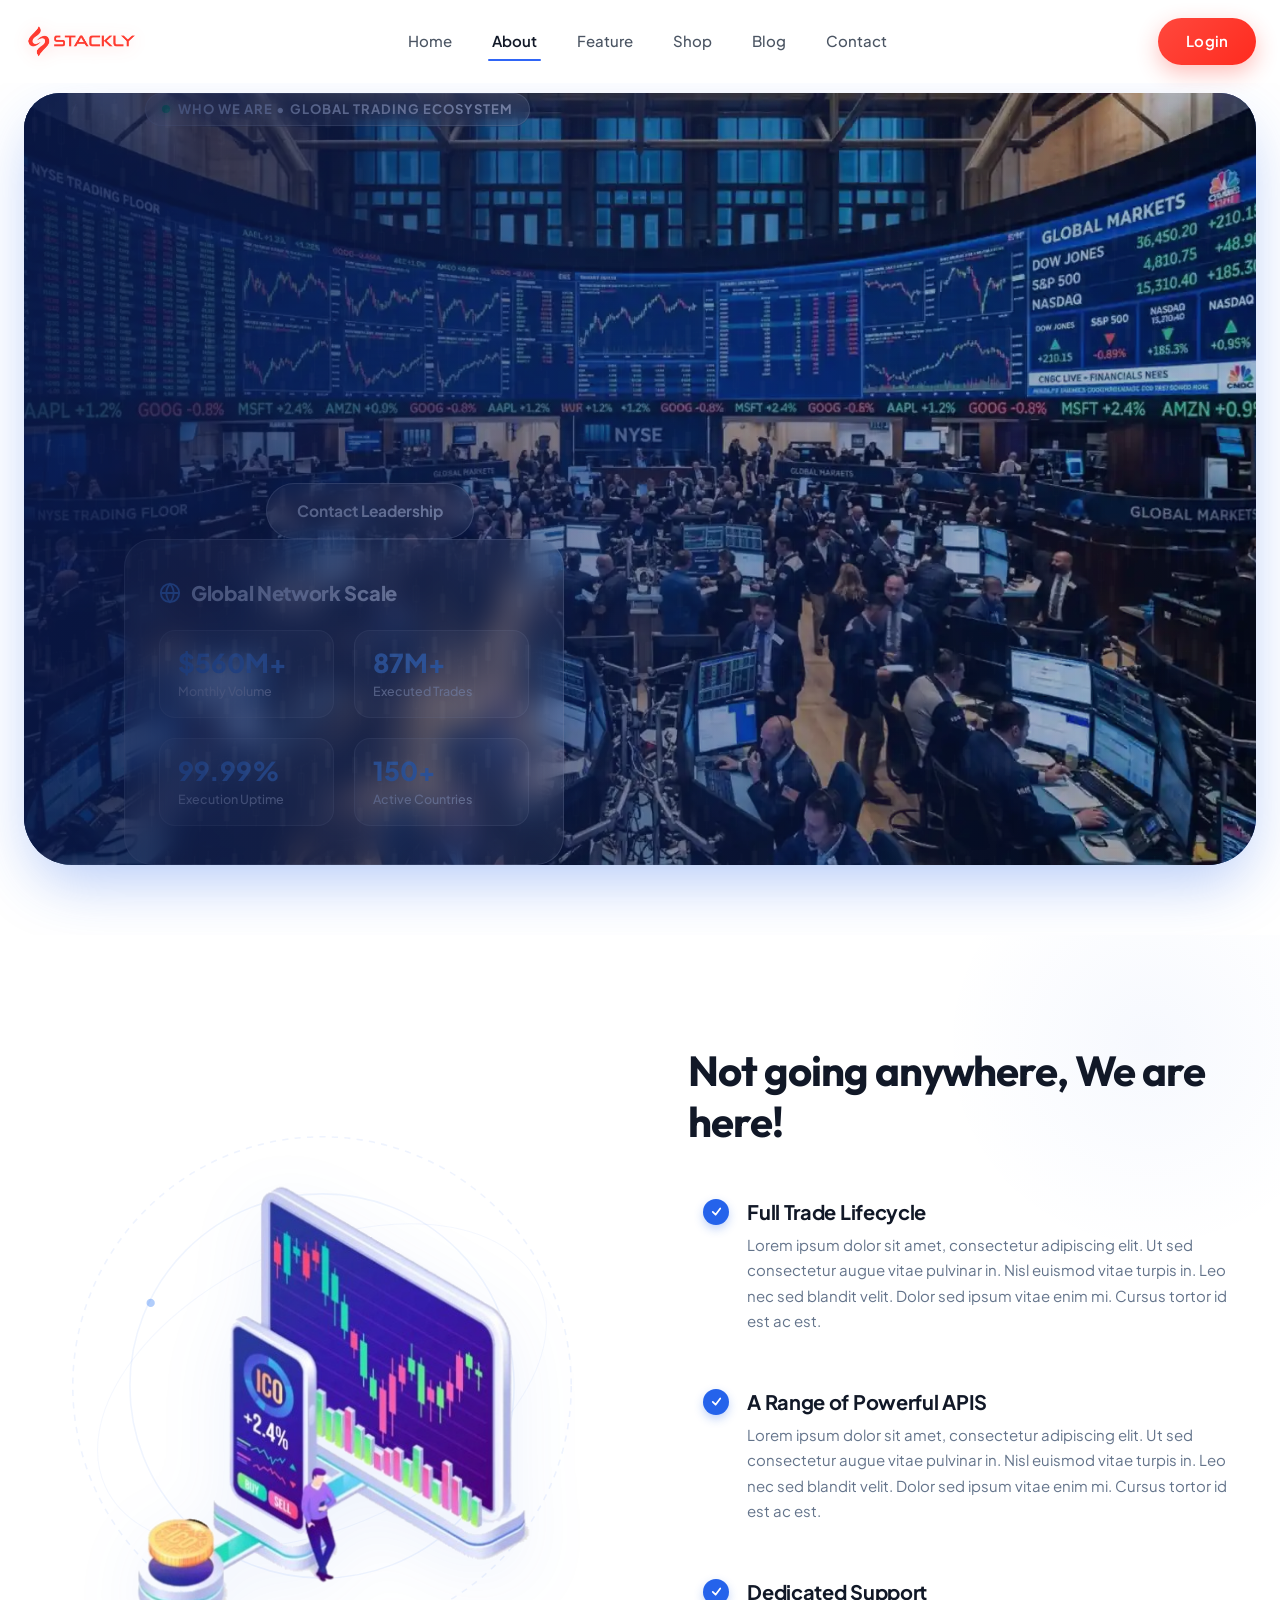
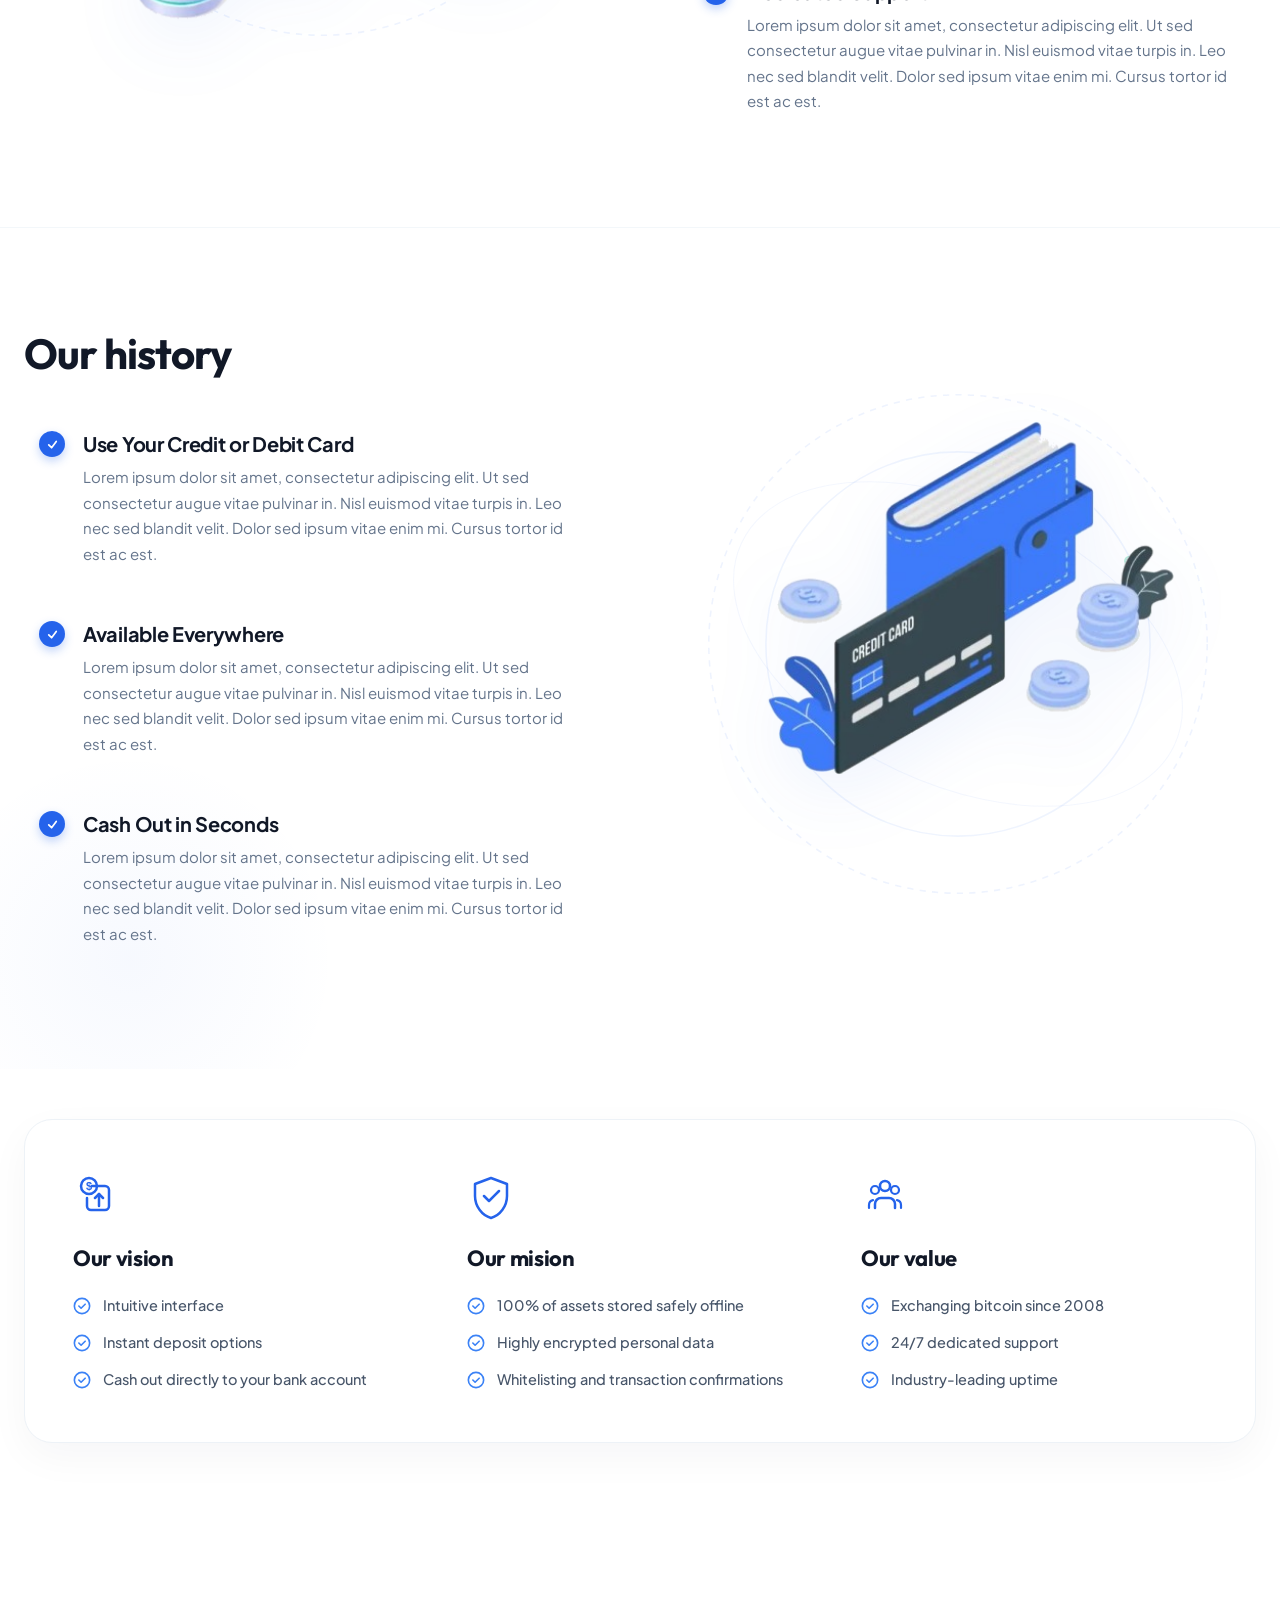
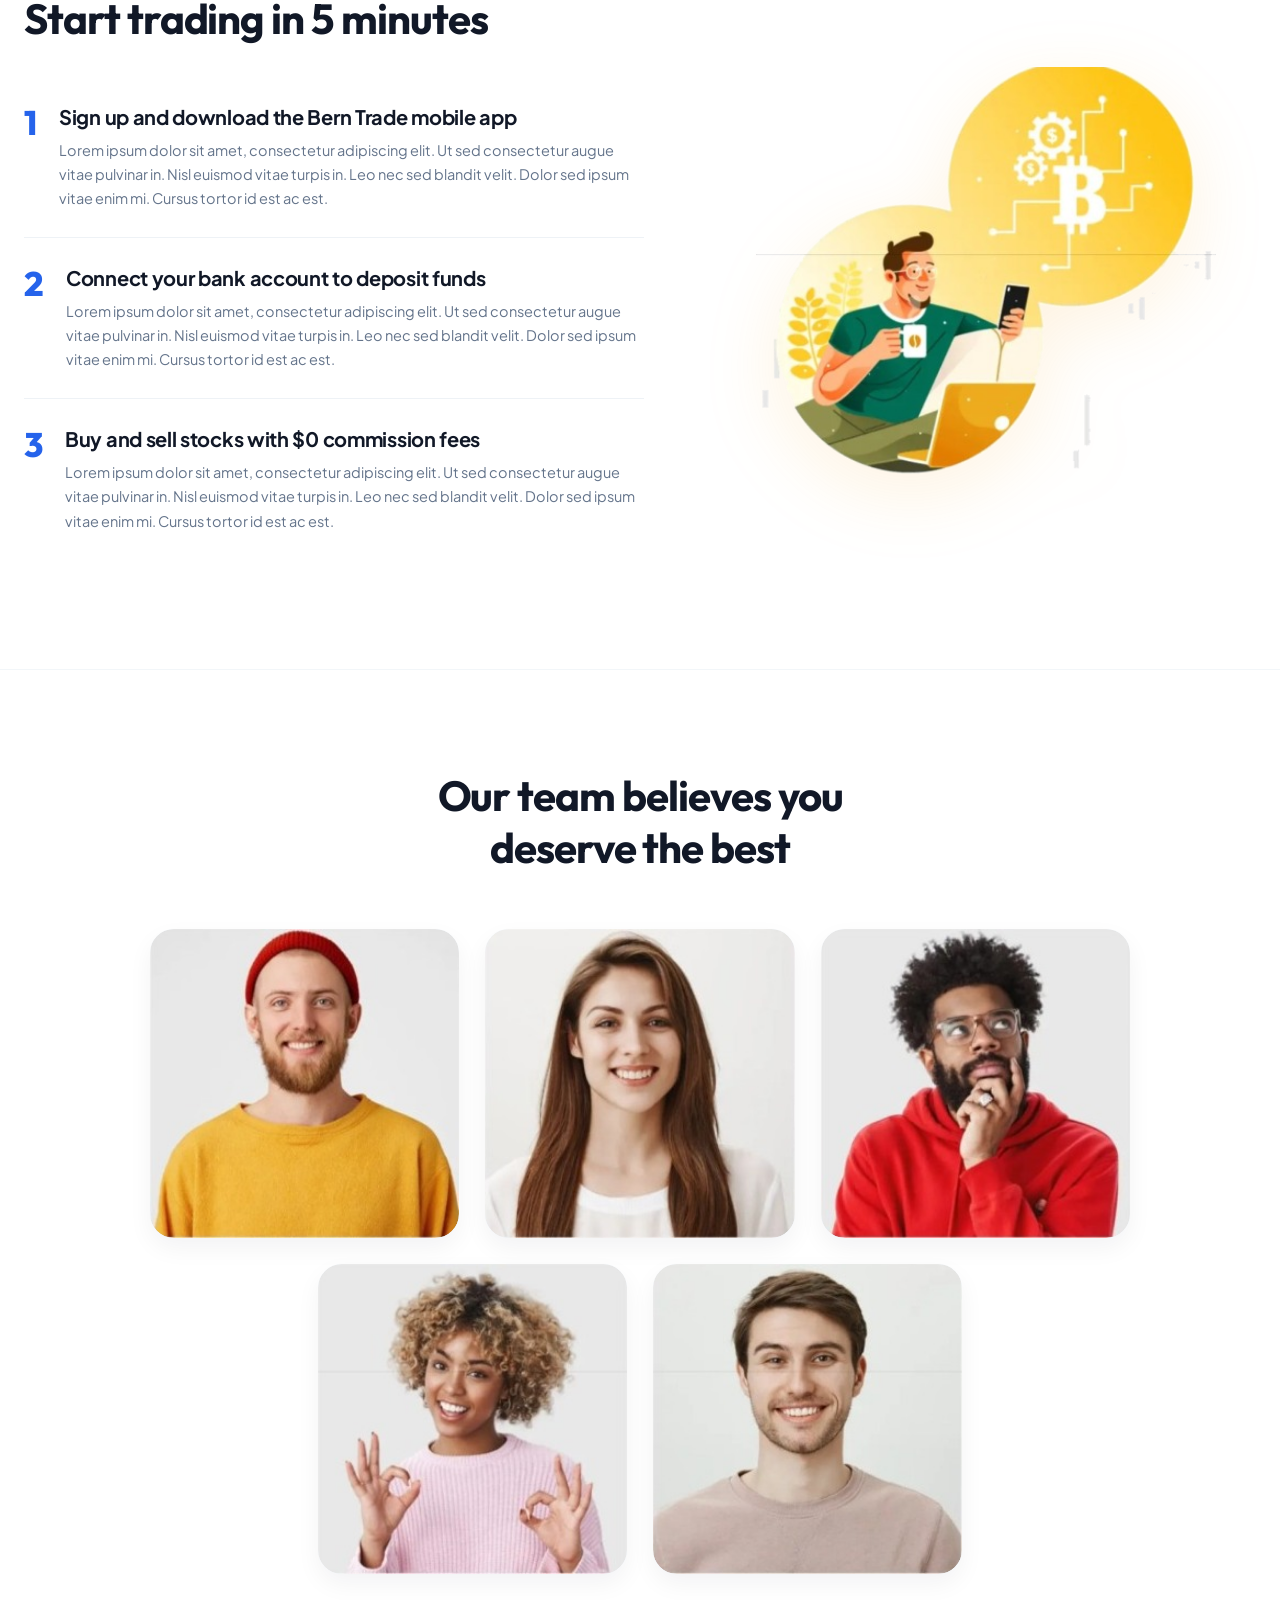
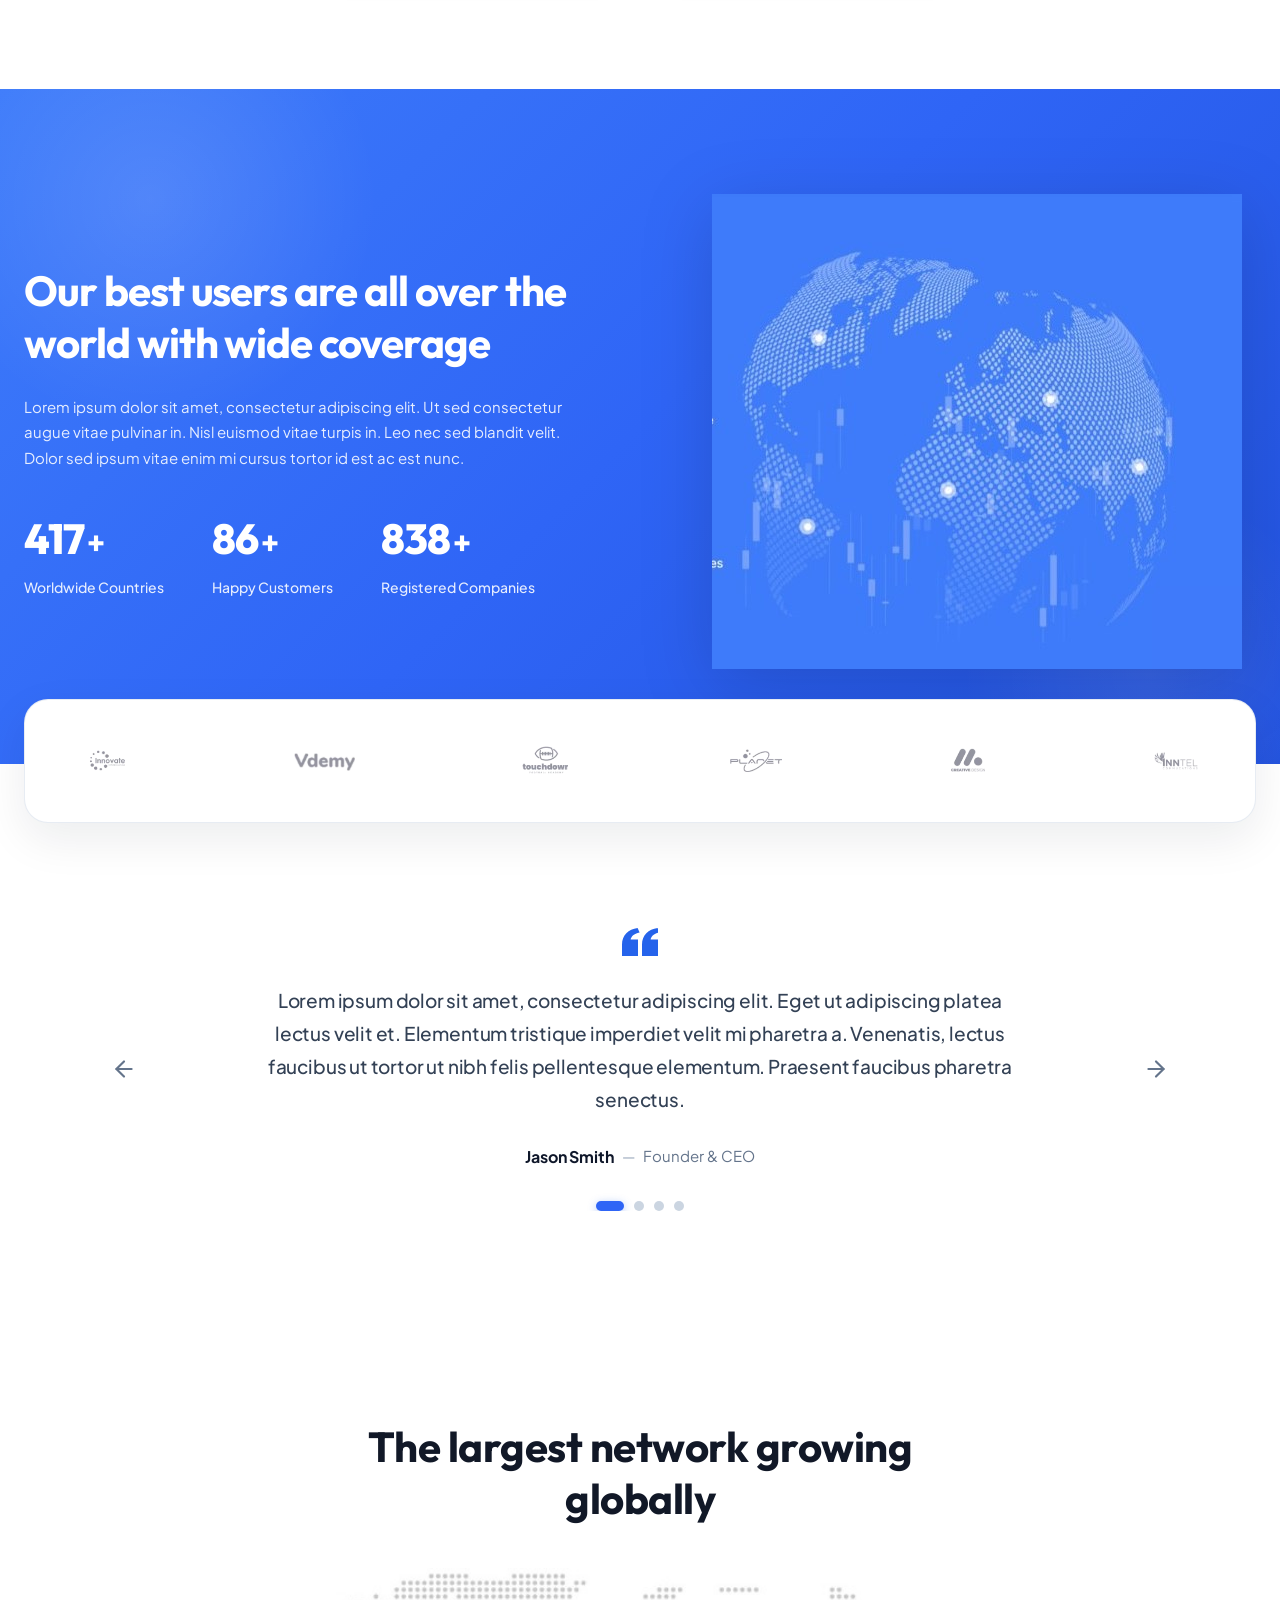
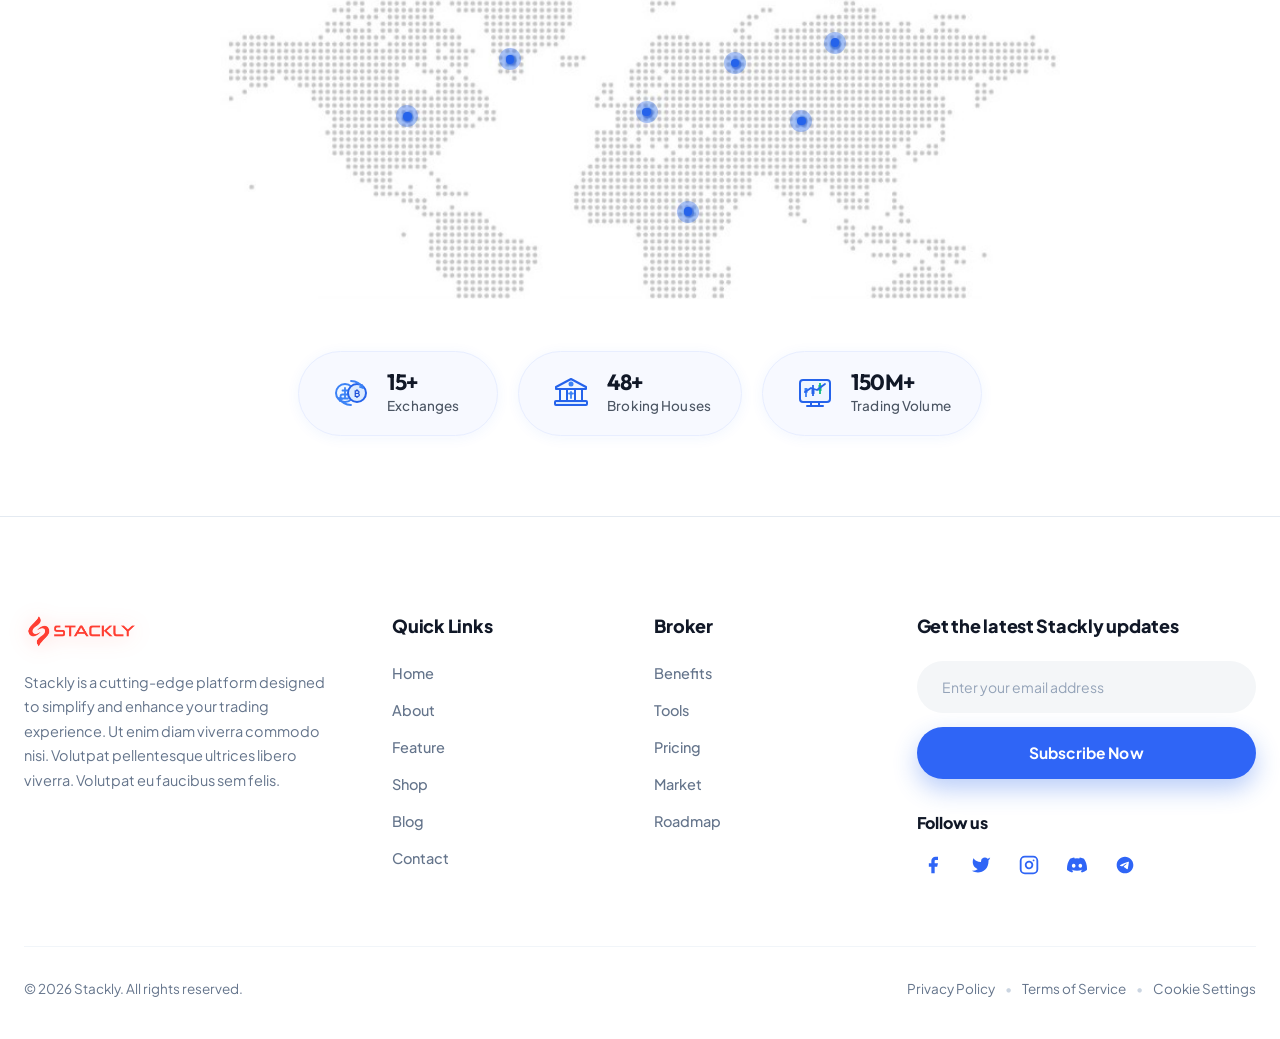
<file: about.html>
﻿<!DOCTYPE html>
<html lang="en">
<head>
  <meta charset="UTF-8">
  <meta name="viewport" content="width=device-width, initial-scale=1.0">
  <title>About Us - Stackly Stock Trading &amp; Investment</title>
  
  <!-- Favicon -->
  <link rel="icon" type="image/svg+xml" href="assets/images/logo-icon.svg">
  
  <!-- Google Fonts: Plus Jakarta Sans & Outfit -->
  <link rel="preconnect" href="https://fonts.googleapis.com">
  <link rel="preconnect" href="https://fonts.gstatic.com" crossorigin>
  <link href="https://fonts.googleapis.com/css2?family=Outfit:wght@400;500;600;700;800&family=Plus+Jakarta+Sans:wght@300;400;500;600;700;800&display=swap" rel="stylesheet">
  
  <!-- Theme Stylesheet -->
  <link rel="stylesheet" href="assets/css/style.css">
</head>
<body>

  <!-- =========================================================================
       Navigation Header
       ========================================================================= -->
  <header class="site-header">
    <div class="nav-container">
      
      <!-- Logo: 3D Isometric Cube + "Stackly" -->
      <a href="index.html" class="brand-logo" aria-label="Stackly Home">
        <img src="assets/images/stackly_.webp" alt="Stackly Logo" class="brand-logo-img" height="38" style="height:38px;width:auto;display:block;">
      </a>

      <!-- Center Nav Links: Home, About, Feature, Shop, Blog, Contact -->
      <nav class="nav-menu-wrapper" aria-label="Main Navigation">
        <ul class="nav-menu">
          <li class="nav-item">
            <a href="index.html" class="nav-link">Home</a>
          </li>
          <li class="nav-item active">
            <a href="about.html" class="nav-link">About</a>
          </li>
          <li class="nav-item">
            <a href="feature.html" class="nav-link">Feature</a>
          </li>
          <li class="nav-item">
            <a href="shop.html" class="nav-link">Shop</a>
          </li>
          <li class="nav-item">
            <a href="blog.html" class="nav-link">Blog</a>
          </li>
          <li class="nav-item">
            <a href="contact.html" class="nav-link">Contact</a>
          </li>
        </ul>
      </nav>

      <!-- Right Header Action: Dashboard Button -->
      <div class="nav-actions">
        <a href="login.html" class="btn-explore">Login</a>
        
        <!-- Mobile Menu Hamburger Button -->
        <button class="mobile-toggle" aria-label="Toggle Navigation Menu">
          <span></span>
          <span></span>
          <span></span>
        </button>
      </div>

    </div>
  </header>

  <!-- =========================================================================
       About Us - Hero Section
       High-Quality Theme-Related WebP Background (< 100KB) + Glassmorphism Metrics
       ========================================================================= -->
  <main class="page-hero-wrapper">
    <section class="page-hero-card">
      
      <!-- Theme WebP Background (< 100KB) -->
      <div class="page-hero-bg" style="background-image: url('assets/images/about-hero-bg.webp');"></div>
      <div class="page-hero-overlay"></div>
      <div class="page-hero-watermark"></div>

      <!-- Hero Content Inner Grid -->
      <div class="page-hero-grid">
        
        <!-- Left Column: Typography & CTAs -->
        <div class="page-hero-left">
          <div class="page-breadcrumb">
            <a href="index.html">Home</a>
            <span class="bread-sep">/</span>
            <span class="bread-current">About Us</span>
          </div>

          <div class="page-hero-badge">
            <span class="pulse-dot"></span>
            <span>Who We Are &bull; Global Trading Ecosystem</span>
          </div>

          <h1 class="page-hero-title">
            Empowering Millions with Next-Gen Trading Intelligence
          </h1>

          <p class="page-hero-desc">
            Stackly was founded to bridge the gap between institutional-grade financial intelligence and ambitious modern traders. Our decentralized global infrastructure connects over 150 international markets with millisecond-speed execution.
          </p>

          <div class="page-hero-actions">
            <a href="index.html#features" class="btn-started">
              <span>Our Core Mission</span>
              <svg class="arrow" viewBox="0 0 24 24" fill="none">
                <path d="M9 18l6-6-6-6" stroke="currentColor"/>
              </svg>
            </a>
            <a href="contact.html" class="btn-page-hero-outline">
              Contact Leadership
            </a>
          </div>
        </div>

        <!-- Right Column: Glassmorphism Info & Stats Card -->
        <div class="page-hero-right">
          <div class="page-hero-glass-card">
            <h3 class="glass-card-title">
              <svg viewBox="0 0 24 24" fill="none" width="22" height="22" stroke="#60A5FA" stroke-width="2"><circle cx="12" cy="12" r="10"/><path d="M2 12h20M12 2a15.3 15.3 0 0 1 4 10 15.3 15.3 0 0 1-4 10 15.3 15.3 0 0 1-4-10 15.3 15.3 0 0 1 4-10z"/></svg>
              Global Network Scale
            </h3>
            <div class="glass-card-stats">
              <div class="glass-stat-item">
                <span class="glass-stat-num">$560M+</span>
                <span class="glass-stat-label">Monthly Volume</span>
              </div>
              <div class="glass-stat-item">
                <span class="glass-stat-num">87M+</span>
                <span class="glass-stat-label">Executed Trades</span>
              </div>
              <div class="glass-stat-item">
                <span class="glass-stat-num">99.99%</span>
                <span class="glass-stat-label">Execution Uptime</span>
              </div>
              <div class="glass-stat-item">
                <span class="glass-stat-num">150+</span>
                <span class="glass-stat-label">Active Countries</span>
              </div>
            </div>
          </div>
        </div>

      </div>
    </section>
  </main>

  <!-- =========================================================================
       About Us - Trade Lifecycle Section ("Not going anywhere, We are here!")
       Left: 3D Isometric Crypto/Trading Illustration | Right: Features & Support
       ========================================================================= -->
  <section class="about-lifecycle-section" id="lifecycle">
    <div class="container">
      <div class="lifecycle-grid">
        
        <!-- Left Column: 3D Isometric Trading Platform Illustration -->
        <div class="lifecycle-illustration-wrap">
          <div class="lifecycle-bg-orbit" aria-hidden="true">
            <svg class="orbit-svg" viewBox="0 0 520 520" fill="none" xmlns="http://www.w3.org/2000/svg">
              <circle cx="260" cy="260" r="240" stroke="rgba(37, 99, 235, 0.08)" stroke-width="1.5" stroke-dasharray="6 6"/>
              <circle cx="260" cy="260" r="185" stroke="rgba(37, 99, 235, 0.07)" stroke-width="1.5"/>
              <ellipse cx="260" cy="260" rx="230" ry="135" stroke="rgba(37, 99, 235, 0.05)" stroke-width="1" transform="rotate(-25 260 260)"/>
              <circle cx="95" cy="180" r="4" fill="#3B82F6" opacity="0.4"/>
              <circle cx="425" cy="330" r="5" fill="#10B981" opacity="0.3"/>
            </svg>
          </div>
          <div class="lifecycle-img-box">
            <img src="assets/images/trade-lifecycle-illustration.png" alt="Stackly Trade Lifecycle and Cryptocurrency Intelligence Illustration" class="lifecycle-illustration-img" width="465" height="485" loading="lazy">
          </div>
        </div>

        <!-- Right Column: Heading & Feature Items -->
        <div class="lifecycle-content">
          <h2 class="lifecycle-title">Not going anywhere, We are here!</h2>

          <div class="lifecycle-list">
            
            <!-- Item 1: Full Trade Lifecycle -->
            <div class="lifecycle-item" data-delay="1">
              <div class="lifecycle-icon" aria-hidden="true">
                <svg viewBox="0 0 20 20" fill="none">
                  <path d="M5 10.5l3.8 3.8L15 6" stroke="#FFFFFF" stroke-width="2.3" stroke-linecap="round" stroke-linejoin="round"/>
                </svg>
              </div>
              <div class="lifecycle-body">
                <h3 class="lifecycle-item-title">Full Trade Lifecycle</h3>
                <p class="lifecycle-item-desc">Lorem ipsum dolor sit amet, consectetur adipiscing elit. Ut sed consectetur augue vitae pulvinar in. Nisl euismod vitae turpis in. Leo nec sed blandit velit. Dolor sed ipsum vitae enim mi. Cursus tortor id est ac est.</p>
              </div>
            </div>

            <!-- Item 2: A Range of Powerful APIS -->
            <div class="lifecycle-item" data-delay="2">
              <div class="lifecycle-icon" aria-hidden="true">
                <svg viewBox="0 0 20 20" fill="none">
                  <path d="M5 10.5l3.8 3.8L15 6" stroke="#FFFFFF" stroke-width="2.3" stroke-linecap="round" stroke-linejoin="round"/>
                </svg>
              </div>
              <div class="lifecycle-body">
                <h3 class="lifecycle-item-title">A Range of Powerful APIS</h3>
                <p class="lifecycle-item-desc">Lorem ipsum dolor sit amet, consectetur adipiscing elit. Ut sed consectetur augue vitae pulvinar in. Nisl euismod vitae turpis in. Leo nec sed blandit velit. Dolor sed ipsum vitae enim mi. Cursus tortor id est ac est.</p>
              </div>
            </div>

            <!-- Item 3: Dedicated Support -->
            <div class="lifecycle-item" data-delay="3">
              <div class="lifecycle-icon" aria-hidden="true">
                <svg viewBox="0 0 20 20" fill="none">
                  <path d="M5 10.5l3.8 3.8L15 6" stroke="#FFFFFF" stroke-width="2.3" stroke-linecap="round" stroke-linejoin="round"/>
                </svg>
              </div>
              <div class="lifecycle-body">
                <h3 class="lifecycle-item-title">Dedicated Support</h3>
                <p class="lifecycle-item-desc">Lorem ipsum dolor sit amet, consectetur adipiscing elit. Ut sed consectetur augue vitae pulvinar in. Nisl euismod vitae turpis in. Leo nec sed blandit velit. Dolor sed ipsum vitae enim mi. Cursus tortor id est ac est.</p>
              </div>
            </div>

          </div>
        </div>

      </div>
    </div>
  </section>

  <!-- =========================================================================
       About Us - Our History Section ("Our history")
       Left: Features & Capabilities | Right: 3D Isometric Wallet & Credit Card
       ========================================================================= -->
  <section class="about-history-section" id="history">
    <div class="container">
      <div class="history-grid">

        <!-- Left Column: Heading & Feature Items -->
        <div class="history-content">
          <h2 class="history-title">Our history</h2>

          <div class="history-list">

            <!-- Item 1: Use Your Credit or Debit Card -->
            <div class="history-item" data-delay="1">
              <div class="history-icon" aria-hidden="true">
                <svg viewBox="0 0 20 20" fill="none">
                  <path d="M5 10.5l3.8 3.8L15 6" stroke="#FFFFFF" stroke-width="2.3" stroke-linecap="round" stroke-linejoin="round"/>
                </svg>
              </div>
              <div class="history-body">
                <h3 class="history-item-title">Use Your Credit or Debit Card</h3>
                <p class="history-item-desc">Lorem ipsum dolor sit amet, consectetur adipiscing elit. Ut sed consectetur augue vitae pulvinar in. Nisl euismod vitae turpis in. Leo nec sed blandit velit. Dolor sed ipsum vitae enim mi. Cursus tortor id est ac est.</p>
              </div>
            </div>

            <!-- Item 2: Available Everywhere -->
            <div class="history-item" data-delay="2">
              <div class="history-icon" aria-hidden="true">
                <svg viewBox="0 0 20 20" fill="none">
                  <path d="M5 10.5l3.8 3.8L15 6" stroke="#FFFFFF" stroke-width="2.3" stroke-linecap="round" stroke-linejoin="round"/>
                </svg>
              </div>
              <div class="history-body">
                <h3 class="history-item-title">Available Everywhere</h3>
                <p class="history-item-desc">Lorem ipsum dolor sit amet, consectetur adipiscing elit. Ut sed consectetur augue vitae pulvinar in. Nisl euismod vitae turpis in. Leo nec sed blandit velit. Dolor sed ipsum vitae enim mi. Cursus tortor id est ac est.</p>
              </div>
            </div>

            <!-- Item 3: Cash Out in Seconds -->
            <div class="history-item" data-delay="3">
              <div class="history-icon" aria-hidden="true">
                <svg viewBox="0 0 20 20" fill="none">
                  <path d="M5 10.5l3.8 3.8L15 6" stroke="#FFFFFF" stroke-width="2.3" stroke-linecap="round" stroke-linejoin="round"/>
                </svg>
              </div>
              <div class="history-body">
                <h3 class="history-item-title">Cash Out in Seconds</h3>
                <p class="history-item-desc">Lorem ipsum dolor sit amet, consectetur adipiscing elit. Ut sed consectetur augue vitae pulvinar in. Nisl euismod vitae turpis in. Leo nec sed blandit velit. Dolor sed ipsum vitae enim mi. Cursus tortor id est ac est.</p>
              </div>
            </div>

          </div>
        </div>

        <!-- Right Column: 3D Isometric Wallet & Credit Card Illustration -->
        <div class="history-illustration-wrap">
          <div class="history-bg-orbit" aria-hidden="true">
            <svg class="orbit-svg" viewBox="0 0 520 520" fill="none" xmlns="http://www.w3.org/2000/svg">
              <circle cx="260" cy="260" r="240" stroke="rgba(37, 99, 235, 0.08)" stroke-width="1.5" stroke-dasharray="6 6"/>
              <circle cx="260" cy="260" r="185" stroke="rgba(37, 99, 235, 0.07)" stroke-width="1.5"/>
              <ellipse cx="260" cy="260" rx="230" ry="135" stroke="rgba(37, 99, 235, 0.05)" stroke-width="1" transform="rotate(25 260 260)"/>
              <circle cx="95" cy="330" r="4" fill="#3B82F6" opacity="0.4"/>
              <circle cx="425" cy="180" r="5" fill="#10B981" opacity="0.3"/>
            </svg>
          </div>
          <div class="history-img-box">
            <img src="assets/images/history-wallet-illustration.png" alt="Stackly History - Wallet & Credit Card Illustration" class="history-illustration-img" width="445" height="440" loading="lazy">
          </div>
        </div>

      </div>
    </div>
  </section>

  <!-- =========================================================================
       About Us - Vision, Mission & Values Section
       3-Column Feature Card Box: Our vision, Our mision, Our value
       ========================================================================= -->
  <section class="about-values-section" id="values">
    <div class="container">
      <div class="values-card-box">
        <div class="values-grid">

          <!-- Column 1: Our vision -->
          <div class="values-col" data-col="1">
            <div class="values-icon-wrap" aria-hidden="true">
              <svg viewBox="0 0 48 48" fill="none" class="values-icon-svg">
                <circle cx="16" cy="14" r="8" stroke="#2563EB" stroke-width="2.5"/>
                <text x="13" y="18" fill="#2563EB" font-size="11" font-weight="700" font-family="Arial">$</text>
                <path d="M19 14h13a4 4 0 0 1 4 4v16a4 4 0 0 1-4 4H18a4 4 0 0 1-4-4V26" stroke="#2563EB" stroke-width="2.5" stroke-linecap="round"/>
                <path d="M22 26l4-4 4 4" stroke="#2563EB" stroke-width="2.5" stroke-linecap="round" stroke-linejoin="round"/>
                <line x1="26" y1="22" x2="26" y2="34" stroke="#2563EB" stroke-width="2.5" stroke-linecap="round"/>
              </svg>
            </div>
            <h3 class="values-title">Our vision</h3>
            <ul class="values-list">
              <li>
                <svg viewBox="0 0 20 20" fill="none" class="check-icon"><circle cx="10" cy="10" r="8.5" stroke="#3B82F6" stroke-width="1.8"/><path d="M6.5 10l2.5 2.5 4.5-4.5" stroke="#3B82F6" stroke-width="1.8" stroke-linecap="round" stroke-linejoin="round"/></svg>
                <span>Intuitive interface</span>
              </li>
              <li>
                <svg viewBox="0 0 20 20" fill="none" class="check-icon"><circle cx="10" cy="10" r="8.5" stroke="#3B82F6" stroke-width="1.8"/><path d="M6.5 10l2.5 2.5 4.5-4.5" stroke="#3B82F6" stroke-width="1.8" stroke-linecap="round" stroke-linejoin="round"/></svg>
                <span>Instant deposit options</span>
              </li>
              <li>
                <svg viewBox="0 0 20 20" fill="none" class="check-icon"><circle cx="10" cy="10" r="8.5" stroke="#3B82F6" stroke-width="1.8"/><path d="M6.5 10l2.5 2.5 4.5-4.5" stroke="#3B82F6" stroke-width="1.8" stroke-linecap="round" stroke-linejoin="round"/></svg>
                <span>Cash out directly to your bank account</span>
              </li>
            </ul>
          </div>

          <!-- Column 2: Our mision -->
          <div class="values-col" data-col="2">
            <div class="values-icon-wrap" aria-hidden="true">
              <svg viewBox="0 0 48 48" fill="none" class="values-icon-svg">
                <path d="M24 6l16 6v12c0 10-6.8 19.4-16 22-9.2-2.6-16-12-16-22V12l16-6z" stroke="#2563EB" stroke-width="2.5" stroke-linecap="round" stroke-linejoin="round"/>
                <path d="M17 24l5 5 10-10" stroke="#2563EB" stroke-width="2.5" stroke-linecap="round" stroke-linejoin="round"/>
              </svg>
            </div>
            <h3 class="values-title">Our mision</h3>
            <ul class="values-list">
              <li>
                <svg viewBox="0 0 20 20" fill="none" class="check-icon"><circle cx="10" cy="10" r="8.5" stroke="#3B82F6" stroke-width="1.8"/><path d="M6.5 10l2.5 2.5 4.5-4.5" stroke="#3B82F6" stroke-width="1.8" stroke-linecap="round" stroke-linejoin="round"/></svg>
                <span>100% of assets stored safely offline</span>
              </li>
              <li>
                <svg viewBox="0 0 20 20" fill="none" class="check-icon"><circle cx="10" cy="10" r="8.5" stroke="#3B82F6" stroke-width="1.8"/><path d="M6.5 10l2.5 2.5 4.5-4.5" stroke="#3B82F6" stroke-width="1.8" stroke-linecap="round" stroke-linejoin="round"/></svg>
                <span>Highly encrypted personal data</span>
              </li>
              <li>
                <svg viewBox="0 0 20 20" fill="none" class="check-icon"><circle cx="10" cy="10" r="8.5" stroke="#3B82F6" stroke-width="1.8"/><path d="M6.5 10l2.5 2.5 4.5-4.5" stroke="#3B82F6" stroke-width="1.8" stroke-linecap="round" stroke-linejoin="round"/></svg>
                <span>Whitelisting and transaction confirmations</span>
              </li>
            </ul>
          </div>

          <!-- Column 3: Our value -->
          <div class="values-col" data-col="3">
            <div class="values-icon-wrap" aria-hidden="true">
              <svg viewBox="0 0 48 48" fill="none" class="values-icon-svg">
                <circle cx="24" cy="14" r="5" stroke="#2563EB" stroke-width="2.5"/>
                <circle cx="14" cy="18" r="4" stroke="#2563EB" stroke-width="2.2"/>
                <circle cx="34" cy="18" r="4" stroke="#2563EB" stroke-width="2.2"/>
                <path d="M14 36v-4a6 6 0 0 1 6-6h8a6 6 0 0 1 6 6v4" stroke="#2563EB" stroke-width="2.5" stroke-linecap="round"/>
                <path d="M8 36v-3a5 5 0 0 1 4-4.8M36 28.2a5 5 0 0 1 4 4.8v3" stroke="#2563EB" stroke-width="2.2" stroke-linecap="round"/>
              </svg>
            </div>
            <h3 class="values-title">Our value</h3>
            <ul class="values-list">
              <li>
                <svg viewBox="0 0 20 20" fill="none" class="check-icon"><circle cx="10" cy="10" r="8.5" stroke="#3B82F6" stroke-width="1.8"/><path d="M6.5 10l2.5 2.5 4.5-4.5" stroke="#3B82F6" stroke-width="1.8" stroke-linecap="round" stroke-linejoin="round"/></svg>
                <span>Exchanging bitcoin since 2008</span>
              </li>
              <li>
                <svg viewBox="0 0 20 20" fill="none" class="check-icon"><circle cx="10" cy="10" r="8.5" stroke="#3B82F6" stroke-width="1.8"/><path d="M6.5 10l2.5 2.5 4.5-4.5" stroke="#3B82F6" stroke-width="1.8" stroke-linecap="round" stroke-linejoin="round"/></svg>
                <span>24/7 dedicated support</span>
              </li>
              <li>
                <svg viewBox="0 0 20 20" fill="none" class="check-icon"><circle cx="10" cy="10" r="8.5" stroke="#3B82F6" stroke-width="1.8"/><path d="M6.5 10l2.5 2.5 4.5-4.5" stroke="#3B82F6" stroke-width="1.8" stroke-linecap="round" stroke-linejoin="round"/></svg>
                <span>Industry-leading uptime</span>
              </li>
            </ul>
          </div>

        </div>
      </div>
    </div>
  </section>

  <!-- =========================================================================
       About Us - Start Trading In 5 Minutes Section
       Left: 3 Numbered Steps with Divider Lines | Right: Bitcoin & Trader Circles
       ========================================================================= -->
  <section class="about-steps-section" id="start-trading">
    <div class="container">
      <div class="steps-grid">

        <!-- Left Column: Steps -->
        <div class="steps-content">
          <h2 class="steps-main-title">Start trading in 5 minutes</h2>

          <div class="steps-list">

            <!-- Step 1 -->
            <div class="step-card-row" data-step="1">
              <div class="step-num-badge">1</div>
              <div class="step-details">
                <h3 class="step-heading">Sign up and download the Bern Trade mobile app</h3>
                <p class="step-paragraph">Lorem ipsum dolor sit amet, consectetur adipiscing elit. Ut sed consectetur augue vitae pulvinar in. Nisl euismod vitae turpis in. Leo nec sed blandit velit. Dolor sed ipsum vitae enim mi. Cursus tortor id est ac est.</p>
              </div>
            </div>

            <!-- Step 2 -->
            <div class="step-card-row" data-step="2">
              <div class="step-num-badge">2</div>
              <div class="step-details">
                <h3 class="step-heading">Connect your bank account to deposit funds</h3>
                <p class="step-paragraph">Lorem ipsum dolor sit amet, consectetur adipiscing elit. Ut sed consectetur augue vitae pulvinar in. Nisl euismod vitae turpis in. Leo nec sed blandit velit. Dolor sed ipsum vitae enim mi. Cursus tortor id est ac est.</p>
              </div>
            </div>

            <!-- Step 3 -->
            <div class="step-card-row" data-step="3">
              <div class="step-num-badge">3</div>
              <div class="step-details">
                <h3 class="step-heading">Buy and sell stocks with $0 commission fees</h3>
                <p class="step-paragraph">Lorem ipsum dolor sit amet, consectetur adipiscing elit. Ut sed consectetur augue vitae pulvinar in. Nisl euismod vitae turpis in. Leo nec sed blandit velit. Dolor sed ipsum vitae enim mi. Cursus tortor id est ac est.</p>
              </div>
            </div>

          </div>
        </div>

        <!-- Right Column: Circular Bitcoin & Trader Illustration -->
        <div class="steps-illustration-wrap">
          <div class="steps-img-box">
            <img src="assets/images/start-trading-illustration.png" alt="Start Trading in 5 Minutes - Bitcoin & Trader" class="steps-illustration-img" width="440" height="400" loading="lazy">
          </div>
        </div>

      </div>
    </div>
  </section>

  <!-- =========================================================================
       About Us - Team Members Section
       "Our team believes you deserve the best"
       5 Members (3 top, 2 bottom centered) with Interactive Social Icons on Hover/Touch
       ========================================================================= -->
  <section class="about-team-section" id="team">
    <div class="container">
      
      <!-- Section Heading -->
      <div class="team-header">
        <h2 class="team-section-title">Our team believes you<br>deserve the best</h2>
      </div>

      <!-- Team Members Grid (3 on top row, 2 centered on bottom row) -->
      <div class="team-grid">

        <!-- Member 1: Alex Morgan -->
        <div class="team-card" data-member="1" tabindex="0">
          <div class="team-image-wrapper">
            <img src="assets/images/team-1.webp" alt="Alex Morgan - Founder &amp; CEO" class="team-img" width="282" height="282" loading="lazy">
            <div class="team-overlay">
              <div class="team-info">
                <h3 class="team-name">Alex Morgan</h3>
                <span class="team-role">Founder &amp; CEO</span>
                <div class="team-socials" aria-label="Alex Morgan's social links">
                  <a href="404.html" class="team-social-btn" aria-label="LinkedIn" title="LinkedIn">
                    <svg viewBox="0 0 24 24" fill="currentColor" width="16" height="16"><path d="M19 3a2 2 0 0 1 2 2v14a2 2 0 0 1-2 2H5a2 2 0 0 1-2-2V5a2 2 0 0 1 2-2h14m-.5 15.5v-5.3a3.26 3.26 0 0 0-3.26-3.26c-.85 0-1.84.52-2.28 1.3v-1.11h-2.79v8.37h2.79v-4.93c0-.77.62-1.4 1.39-1.4a1.4 1.4 0 0 1 1.4 1.4v4.93h2.75M6.88 8.56a1.68 1.68 0 0 0 1.68-1.68c0-.93-.75-1.69-1.68-1.69a1.69 1.69 0 0 0-1.69 1.69c0 .93.76 1.68 1.69 1.68m1.39 9.94v-8.37H5.5v8.37h2.77z"/></svg>
                  </a>
                  <a href="404.html" class="team-social-btn" aria-label="Twitter" title="Twitter">
                    <svg viewBox="0 0 24 24" fill="currentColor" width="16" height="16"><path d="M23 3a10.9 10.9 0 0 1-3.14 1.53 4.48 4.48 0 0 0-7.86 3v1A10.66 10.66 0 0 1 3 4s-4 9 5 13a11.64 11.64 0 0 1-7 2c9 5 20 0 20-11.5a4.5 4.5 0 0 0-.08-.83A7.72 7.72 0 0 0 23 3z"/></svg>
                  </a>
                  <a href="404.html" class="team-social-btn" aria-label="Instagram" title="Instagram">
                    <svg viewBox="0 0 24 24" fill="none" stroke="currentColor" stroke-width="2" width="16" height="16"><rect x="2" y="2" width="20" height="20" rx="5" ry="5"/><path d="M16 11.37A4 4 0 1 1 12.63 8 4 4 0 0 1 16 11.37z"/><line x1="17.5" y1="6.5" x2="17.51" y2="6.5"/></svg>
                  </a>
                </div>
              </div>
            </div>
          </div>
        </div>

        <!-- Member 2: Sarah Jenkins -->
        <div class="team-card" data-member="2" tabindex="0">
          <div class="team-image-wrapper">
            <img src="assets/images/team-2.webp" alt="Sarah Jenkins - Chief Technology Officer" class="team-img" width="282" height="282" loading="lazy">
            <div class="team-overlay">
              <div class="team-info">
                <h3 class="team-name">Sarah Jenkins</h3>
                <span class="team-role">Chief Technology Officer</span>
                <div class="team-socials" aria-label="Sarah Jenkins's social links">
                  <a href="404.html" class="team-social-btn" aria-label="LinkedIn" title="LinkedIn">
                    <svg viewBox="0 0 24 24" fill="currentColor" width="16" height="16"><path d="M19 3a2 2 0 0 1 2 2v14a2 2 0 0 1-2 2H5a2 2 0 0 1-2-2V5a2 2 0 0 1 2-2h14m-.5 15.5v-5.3a3.26 3.26 0 0 0-3.26-3.26c-.85 0-1.84.52-2.28 1.3v-1.11h-2.79v8.37h2.79v-4.93c0-.77.62-1.4 1.39-1.4a1.4 1.4 0 0 1 1.4 1.4v4.93h2.75M6.88 8.56a1.68 1.68 0 0 0 1.68-1.68c0-.93-.75-1.69-1.68-1.69a1.69 1.69 0 0 0-1.69 1.69c0 .93.76 1.68 1.69 1.68m1.39 9.94v-8.37H5.5v8.37h2.77z"/></svg>
                  </a>
                  <a href="404.html" class="team-social-btn" aria-label="Twitter" title="Twitter">
                    <svg viewBox="0 0 24 24" fill="currentColor" width="16" height="16"><path d="M23 3a10.9 10.9 0 0 1-3.14 1.53 4.48 4.48 0 0 0-7.86 3v1A10.66 10.66 0 0 1 3 4s-4 9 5 13a11.64 11.64 0 0 1-7 2c9 5 20 0 20-11.5a4.5 4.5 0 0 0-.08-.83A7.72 7.72 0 0 0 23 3z"/></svg>
                  </a>
                  <a href="404.html" class="team-social-btn" aria-label="Instagram" title="Instagram">
                    <svg viewBox="0 0 24 24" fill="none" stroke="currentColor" stroke-width="2" width="16" height="16"><rect x="2" y="2" width="20" height="20" rx="5" ry="5"/><path d="M16 11.37A4 4 0 1 1 12.63 8 4 4 0 0 1 16 11.37z"/><line x1="17.5" y1="6.5" x2="17.51" y2="6.5"/></svg>
                  </a>
                </div>
              </div>
            </div>
          </div>
        </div>

        <!-- Member 3: Marcus Vance -->
        <div class="team-card" data-member="3" tabindex="0">
          <div class="team-image-wrapper">
            <img src="assets/images/team-3.webp" alt="Marcus Vance - Head of Quantitative Research" class="team-img" width="282" height="282" loading="lazy">
            <div class="team-overlay">
              <div class="team-info">
                <h3 class="team-name">Marcus Vance</h3>
                <span class="team-role">Head of Quantitative Research</span>
                <div class="team-socials" aria-label="Marcus Vance's social links">
                  <a href="404.html" class="team-social-btn" aria-label="LinkedIn" title="LinkedIn">
                    <svg viewBox="0 0 24 24" fill="currentColor" width="16" height="16"><path d="M19 3a2 2 0 0 1 2 2v14a2 2 0 0 1-2 2H5a2 2 0 0 1-2-2V5a2 2 0 0 1 2-2h14m-.5 15.5v-5.3a3.26 3.26 0 0 0-3.26-3.26c-.85 0-1.84.52-2.28 1.3v-1.11h-2.79v8.37h2.79v-4.93c0-.77.62-1.4 1.39-1.4a1.4 1.4 0 0 1 1.4 1.4v4.93h2.75M6.88 8.56a1.68 1.68 0 0 0 1.68-1.68c0-.93-.75-1.69-1.68-1.69a1.69 1.69 0 0 0-1.69 1.69c0 .93.76 1.68 1.69 1.68m1.39 9.94v-8.37H5.5v8.37h2.77z"/></svg>
                  </a>
                  <a href="404.html" class="team-social-btn" aria-label="Twitter" title="Twitter">
                    <svg viewBox="0 0 24 24" fill="currentColor" width="16" height="16"><path d="M23 3a10.9 10.9 0 0 1-3.14 1.53 4.48 4.48 0 0 0-7.86 3v1A10.66 10.66 0 0 1 3 4s-4 9 5 13a11.64 11.64 0 0 1-7 2c9 5 20 0 20-11.5a4.5 4.5 0 0 0-.08-.83A7.72 7.72 0 0 0 23 3z"/></svg>
                  </a>
                  <a href="404.html" class="team-social-btn" aria-label="Instagram" title="Instagram">
                    <svg viewBox="0 0 24 24" fill="none" stroke="currentColor" stroke-width="2" width="16" height="16"><rect x="2" y="2" width="20" height="20" rx="5" ry="5"/><path d="M16 11.37A4 4 0 1 1 12.63 8 4 4 0 0 1 16 11.37z"/><line x1="17.5" y1="6.5" x2="17.51" y2="6.5"/></svg>
                  </a>
                </div>
              </div>
            </div>
          </div>
        </div>

        <!-- Member 4: Elena Rostova -->
        <div class="team-card" data-member="4" tabindex="0">
          <div class="team-image-wrapper">
            <img src="assets/images/team-4.webp" alt="Elena Rostova - VP of Product Design" class="team-img" width="282" height="282" loading="lazy">
            <div class="team-overlay">
              <div class="team-info">
                <h3 class="team-name">Elena Rostova</h3>
                <span class="team-role">VP of Product Design</span>
                <div class="team-socials" aria-label="Elena Rostova's social links">
                  <a href="404.html" class="team-social-btn" aria-label="LinkedIn" title="LinkedIn">
                    <svg viewBox="0 0 24 24" fill="currentColor" width="16" height="16"><path d="M19 3a2 2 0 0 1 2 2v14a2 2 0 0 1-2 2H5a2 2 0 0 1-2-2V5a2 2 0 0 1 2-2h14m-.5 15.5v-5.3a3.26 3.26 0 0 0-3.26-3.26c-.85 0-1.84.52-2.28 1.3v-1.11h-2.79v8.37h2.79v-4.93c0-.77.62-1.4 1.39-1.4a1.4 1.4 0 0 1 1.4 1.4v4.93h2.75M6.88 8.56a1.68 1.68 0 0 0 1.68-1.68c0-.93-.75-1.69-1.68-1.69a1.69 1.69 0 0 0-1.69 1.69c0 .93.76 1.68 1.69 1.68m1.39 9.94v-8.37H5.5v8.37h2.77z"/></svg>
                  </a>
                  <a href="404.html" class="team-social-btn" aria-label="Twitter" title="Twitter">
                    <svg viewBox="0 0 24 24" fill="currentColor" width="16" height="16"><path d="M23 3a10.9 10.9 0 0 1-3.14 1.53 4.48 4.48 0 0 0-7.86 3v1A10.66 10.66 0 0 1 3 4s-4 9 5 13a11.64 11.64 0 0 1-7 2c9 5 20 0 20-11.5a4.5 4.5 0 0 0-.08-.83A7.72 7.72 0 0 0 23 3z"/></svg>
                  </a>
                  <a href="404.html" class="team-social-btn" aria-label="Instagram" title="Instagram">
                    <svg viewBox="0 0 24 24" fill="none" stroke="currentColor" stroke-width="2" width="16" height="16"><rect x="2" y="2" width="20" height="20" rx="5" ry="5"/><path d="M16 11.37A4 4 0 1 1 12.63 8 4 4 0 0 1 16 11.37z"/><line x1="17.5" y1="6.5" x2="17.51" y2="6.5"/></svg>
                  </a>
                </div>
              </div>
            </div>
          </div>
        </div>

        <!-- Member 5: David Chen -->
        <div class="team-card" data-member="5" tabindex="0">
          <div class="team-image-wrapper">
            <img src="assets/images/team-5.webp" alt="David Chen - Lead Blockchain Architect" class="team-img" width="282" height="282" loading="lazy">
            <div class="team-overlay">
              <div class="team-info">
                <h3 class="team-name">David Chen</h3>
                <span class="team-role">Lead Blockchain Architect</span>
                <div class="team-socials" aria-label="David Chen's social links">
                  <a href="404.html" class="team-social-btn" aria-label="LinkedIn" title="LinkedIn">
                    <svg viewBox="0 0 24 24" fill="currentColor" width="16" height="16"><path d="M19 3a2 2 0 0 1 2 2v14a2 2 0 0 1-2 2H5a2 2 0 0 1-2-2V5a2 2 0 0 1 2-2h14m-.5 15.5v-5.3a3.26 3.26 0 0 0-3.26-3.26c-.85 0-1.84.52-2.28 1.3v-1.11h-2.79v8.37h2.79v-4.93c0-.77.62-1.4 1.39-1.4a1.4 1.4 0 0 1 1.4 1.4v4.93h2.75M6.88 8.56a1.68 1.68 0 0 0 1.68-1.68c0-.93-.75-1.69-1.68-1.69a1.69 1.69 0 0 0-1.69 1.69c0 .93.76 1.68 1.69 1.68m1.39 9.94v-8.37H5.5v8.37h2.77z"/></svg>
                  </a>
                  <a href="404.html" class="team-social-btn" aria-label="Twitter" title="Twitter">
                    <svg viewBox="0 0 24 24" fill="currentColor" width="16" height="16"><path d="M23 3a10.9 10.9 0 0 1-3.14 1.53 4.48 4.48 0 0 0-7.86 3v1A10.66 10.66 0 0 1 3 4s-4 9 5 13a11.64 11.64 0 0 1-7 2c9 5 20 0 20-11.5a4.5 4.5 0 0 0-.08-.83A7.72 7.72 0 0 0 23 3z"/></svg>
                  </a>
                  <a href="404.html" class="team-social-btn" aria-label="Instagram" title="Instagram">
                    <svg viewBox="0 0 24 24" fill="none" stroke="currentColor" stroke-width="2" width="16" height="16"><rect x="2" y="2" width="20" height="20" rx="5" ry="5"/><path d="M16 11.37A4 4 0 1 1 12.63 8 4 4 0 0 1 16 11.37z"/><line x1="17.5" y1="6.5" x2="17.51" y2="6.5"/></svg>
                  </a>
                </div>
              </div>
            </div>
          </div>
        </div>

      </div>
    </div>
  </section>

  <!-- =========================================================================
       About Us - Global Coverage Section
       "Our best users are all over the world with wide coverage"
       Left: Stats & Metrics | Right: 3D Glowing Dotted Globe & Candlestick Charts
       ========================================================================= -->
  <section class="about-coverage-section" id="coverage">
    <div class="container">
      <div class="coverage-grid">

        <!-- Left Column: Heading, Description & Statistics -->
        <div class="coverage-content">
          <h2 class="coverage-title">
            Our best users are all over the<br>world with wide coverage
          </h2>

          <p class="coverage-desc">
            Lorem ipsum dolor sit amet, consectetur adipiscing elit. Ut sed consectetur augue vitae pulvinar in. Nisl euismod vitae turpis in. Leo nec sed blandit velit. Dolor sed ipsum vitae enim mi cursus tortor id est ac est nunc.
          </p>

          <div class="coverage-stats">
            
            <!-- Stat 1: Countries -->
            <div class="coverage-stat-item" data-stat="1">
              <div class="stat-number-wrap">
                <span class="coverage-counter" data-target="500">500</span><span class="stat-plus">+</span>
              </div>
              <span class="coverage-stat-label">Worldwide Countries</span>
            </div>

            <!-- Stat 2: Customers -->
            <div class="coverage-stat-item" data-stat="2">
              <div class="stat-number-wrap">
                <span class="coverage-counter" data-target="103">103</span><span class="stat-plus">+</span>
              </div>
              <span class="coverage-stat-label">Happy Customers</span>
            </div>

            <!-- Stat 3: Registered Companies -->
            <div class="coverage-stat-item" data-stat="3">
              <div class="stat-number-wrap">
                <span class="coverage-counter" data-target="1005">1005</span><span class="stat-plus">+</span>
              </div>
              <span class="coverage-stat-label">Registered Companies</span>
            </div>

          </div>
        </div>

        <!-- Right Column: 3D Glowing Globe Illustration -->
        <div class="coverage-globe-wrap">
          <div class="coverage-img-box">
            <img src="assets/images/coverage-globe.webp" alt="Global Coverage - 3D Dotted Globe and Market Depth" class="coverage-globe-img" width="530" height="475" loading="lazy">
          </div>
        </div>

      </div>
    </div>
  </section>

  <!-- =========================================================================
       About Us - Partner Logos Strip (Floating Overlap Card)
       6 Partner Brands: Innovate, Vdemy, Touchdown, Planet, Creative, Inntel
       ========================================================================= -->
  <section class="about-partners-float-section">
    <div class="container">
      <div class="partners-float-card">
        <div class="partners-logos-grid">
          <div class="partner-item">
            <img src="assets/images/partner-innovate.webp" alt="Innovate" class="partner-float-logo" width="110" height="40" loading="lazy">
          </div>
          <div class="partner-item">
            <img src="assets/images/partner-vdemy.webp" alt="Vdemy" class="partner-float-logo" width="110" height="40" loading="lazy">
          </div>
          <div class="partner-item">
            <img src="assets/images/partner-touchdown.webp" alt="Touchdown Football Academy" class="partner-float-logo" width="110" height="40" loading="lazy">
          </div>
          <div class="partner-item">
            <img src="assets/images/partner-planet.webp" alt="Planet" class="partner-float-logo" width="110" height="40" loading="lazy">
          </div>
          <div class="partner-item">
            <img src="assets/images/partner-creative.webp" alt="Creative Design" class="partner-float-logo" width="110" height="40" loading="lazy">
          </div>
          <div class="partner-item">
            <img src="assets/images/partner-inntel.webp" alt="Inntel Communications" class="partner-float-logo" width="110" height="40" loading="lazy">
          </div>
        </div>
      </div>
    </div>
  </section>

  <!-- =========================================================================
       About Us - Testimonial Slide Section ("slid type")
       Centered Quote, Blue Double Quote Icon, Left/Right Slide Arrows, Slide Track
       ========================================================================= -->
  <section class="about-testimonial-slider-section" id="testimonials">
    <div class="container">
      
      <div class="testimonial-slider-wrapper">

        <!-- Navigation Left Arrow -->
        <button class="testi-arrow-btn testi-prev" id="aboutTestiPrev" aria-label="Previous Testimonial" title="Previous Testimonial">
          <svg viewBox="0 0 24 24" fill="none" stroke="currentColor" stroke-width="2" stroke-linecap="round" stroke-linejoin="round">
            <line x1="19" y1="12" x2="5" y2="12"/>
            <polyline points="12 19 5 12 12 5"/>
          </svg>
        </button>

        <!-- Testimonial Content Viewport & Slides Track -->
        <div class="testimonial-slider-viewport">
          
          <!-- Blue Quote Icon -->
          <div class="testi-quote-mark" aria-hidden="true">
            <svg viewBox="0 0 36 28" fill="#2563EB" width="36" height="28">
              <path d="M0 16.8C0 7.2 6.4 1.2 15.6 0l2 4.4C11.8 5.6 9.2 8.4 8.6 11.6H16V28H0V16.8zm20 0C20 7.2 26.4 1.2 35.6 0l2 4.4C31.8 5.6 29.2 8.4 28.6 11.6H36V28H20V16.8z"/>
            </svg>
          </div>

          <div class="testimonial-slides-track" id="aboutTestiTrack">
            
            <!-- Slide 1 (Matching screenshot exactly) -->
            <div class="testimonial-slide active" data-index="0">
              <blockquote class="testi-quote-text">
                Lorem ipsum dolor sit amet, consectetur adipiscing elit. Eget ut adipiscing platea lectus velit et. Elementum tristique imperdiet velit mi pharetra a. Venenatis, lectus faucibus ut tortor ut nibh felis pellentesque elementum. Praesent faucibus pharetra senectus.
              </blockquote>
              <div class="testi-author-meta">
                <span class="testi-author-name">Jason Smith</span>
                <span class="testi-author-sep">&mdash;</span>
                <span class="testi-author-title">Founder &amp; CEO</span>
              </div>
            </div>

            <!-- Slide 2 -->
            <div class="testimonial-slide" data-index="1">
              <blockquote class="testi-quote-text">
                Stackly has completely transformed how our proprietary trading desk operates. Execution latency dropped by 45%, and the real-time analytics provide an edge we simply couldn't find with conventional brokerages.
              </blockquote>
              <div class="testi-author-meta">
                <span class="testi-author-name">Sarah Connor</span>
                <span class="testi-author-sep">&mdash;</span>
                <span class="testi-author-title">Chief Investment Officer</span>
              </div>
            </div>

            <!-- Slide 3 -->
            <div class="testimonial-slide" data-index="2">
              <blockquote class="testi-quote-text">
                The institutional security combined with a consumer-friendly interface makes Stackly the premier trading ecosystem. Instant fiat on-ramps and multi-asset execution make managing portfolio risk seamless.
              </blockquote>
              <div class="testi-author-meta">
                <span class="testi-author-name">Michael Vance</span>
                <span class="testi-author-sep">&mdash;</span>
                <span class="testi-author-title">Quantitative Fund Manager</span>
              </div>
            </div>

            <!-- Slide 4 -->
            <div class="testimonial-slide" data-index="3">
              <blockquote class="testi-quote-text">
                From advanced charting APIs to 24/7 dedicated account management, the level of professionalism at Stackly is second to none. We migrated our entire high-frequency trading infrastructure with zero downtime.
              </blockquote>
              <div class="testi-author-meta">
                <span class="testi-author-name">Elena Rostova</span>
                <span class="testi-author-sep">&mdash;</span>
                <span class="testi-author-title">VP of Capital Markets</span>
              </div>
            </div>

          </div>

          <!-- Slide Dots Indicator -->
          <div class="testi-dots" id="aboutTestiDots" aria-label="Testimonial navigation dots">
            <button class="testi-dot active" data-index="0" aria-label="Go to slide 1"></button>
            <button class="testi-dot" data-index="1" aria-label="Go to slide 2"></button>
            <button class="testi-dot" data-index="2" aria-label="Go to slide 3"></button>
            <button class="testi-dot" data-index="3" aria-label="Go to slide 4"></button>
          </div>

        </div>

        <!-- Navigation Right Arrow -->
        <button class="testi-arrow-btn testi-next" id="aboutTestiNext" aria-label="Next Testimonial" title="Next Testimonial">
          <svg viewBox="0 0 24 24" fill="none" stroke="currentColor" stroke-width="2" stroke-linecap="round" stroke-linejoin="round">
            <line x1="5" y1="12" x2="19" y2="12"/>
            <polyline points="12 5 19 12 12 19"/>
          </svg>
        </button>

      </div>

    </div>
  </section>

  <!-- =========================================================================
       About Us - Global Network Section
       "The largest network growing globally"
       Dotted World Map + 3 Stat Cards (Exchanges, Broking Houses, Trading Volume)
       ========================================================================= -->
  <section class="about-network-section" id="network">
    <div class="container">

      <!-- Section Title -->
      <div class="network-header">
        <h2 class="network-title">The largest network growing<br>globally</h2>
      </div>

      <!-- Dotted World Map with Interactive Glowing Blue Pin Markers -->
      <div class="network-map-wrapper">
        <div class="network-map-container">
          <img src="assets/images/global-network-map.webp" alt="The largest network growing globally" class="network-map-img" width="750" height="296" loading="lazy">
          
          <!-- Interactive Glowing Pins at Exact Geo-nodes -->
          <div class="network-pin-node" style="left: 22.3%; top: 44.9%;" title="North America - West"><span class="pin-pulse"></span><span class="pin-dot"></span></div>
          <div class="network-pin-node" style="left: 34.5%; top: 27.7%;" title="North America - East"><span class="pin-pulse"></span><span class="pin-dot"></span></div>
          <div class="network-pin-node" style="left: 50.8%; top: 43.6%;" title="Europe - London/Frankfurt"><span class="pin-pulse"></span><span class="pin-dot"></span></div>
          <div class="network-pin-node" style="left: 61.3%; top: 28.7%;" title="Eurasia - Moscow"><span class="pin-pulse"></span><span class="pin-dot"></span></div>
          <div class="network-pin-node" style="left: 73.2%; top: 22.6%;" title="East Asia - Tokyo"><span class="pin-pulse"></span><span class="pin-dot"></span></div>
          <div class="network-pin-node" style="left: 69.2%; top: 46.3%;" title="Asia - Singapore/Hong Kong"><span class="pin-pulse"></span><span class="pin-dot"></span></div>
          <div class="network-pin-node" style="left: 55.7%; top: 73.6%;" title="Africa - Johannesburg"><span class="pin-pulse"></span><span class="pin-dot"></span></div>
        </div>
      </div>

      <!-- 3 Stat Cards -->
      <div class="network-stats-row">

        <!-- Stat 1: Exchanges -->
        <div class="network-stat-card" data-network-stat>
          <div class="network-stat-icon-wrap">
            <svg viewBox="0 0 44 44" fill="none" class="network-stat-icon" aria-hidden="true">
              <circle cx="16" cy="22" r="9" fill="#EFF6FF" stroke="#3B82F6" stroke-width="2"/>
              <path d="M16 17v10M13.5 19.5h5a2 2 0 0 1 0 4h-5a2 2 0 0 0 0 4h5.5" stroke="#3B82F6" stroke-width="1.8" stroke-linecap="round"/>
              <circle cx="28" cy="22" r="9" fill="#DBEAFE" stroke="#2563EB" stroke-width="2"/>
              <text x="25" y="26" font-size="9" fill="#1D4ED8" font-family="'Plus Jakarta Sans', sans-serif" font-weight="700">₿</text>
              <path d="M22 10a14 14 0 0 1 12 7m0 0l-3-1m3 1l-1-3M22 34a14 14 0 0 1-12-7m0 0l3 1m-3-1l1 3" stroke="#3B82F6" stroke-width="1.8" stroke-linecap="round" stroke-linejoin="round"/>
            </svg>
          </div>
          <div class="network-stat-text">
            <span class="network-stat-num">15+</span>
            <span class="network-stat-label">Exchanges</span>
          </div>
        </div>

        <!-- Stat 2: Broking Houses -->
        <div class="network-stat-card" data-network-stat>
          <div class="network-stat-icon-wrap">
            <svg viewBox="0 0 44 44" fill="none" class="network-stat-icon" aria-hidden="true">
              <path d="M7 16l15-8 15 8v2H7v-2z" fill="#EFF6FF" stroke="#2563EB" stroke-width="2" stroke-linejoin="round"/>
              <path d="M11 18v12M18 18v12M26 18v12M33 18v12" stroke="#2563EB" stroke-width="2" stroke-linecap="round"/>
              <rect x="6" y="30" width="32" height="4" rx="1" fill="#DBEAFE" stroke="#2563EB" stroke-width="2"/>
              <circle cx="22" cy="13" r="2.5" fill="#3B82F6"/>
              <path d="M22 21v6m-2-4.5h4" stroke="#3B82F6" stroke-width="1.8" stroke-linecap="round"/>
            </svg>
          </div>
          <div class="network-stat-text">
            <span class="network-stat-num">48+</span>
            <span class="network-stat-label">Broking Houses</span>
          </div>
        </div>

        <!-- Stat 3: Trading Volume -->
        <div class="network-stat-card" data-network-stat>
          <div class="network-stat-icon-wrap">
            <svg viewBox="0 0 44 44" fill="none" class="network-stat-icon" aria-hidden="true">
              <rect x="7" y="9" width="30" height="22" rx="3" fill="#EFF6FF" stroke="#2563EB" stroke-width="2"/>
              <line x1="13" y1="22" x2="13" y2="26" stroke="#3B82F6" stroke-width="1.8"/>
              <rect x="11.5" y="17" width="3" height="5" rx="0.5" fill="#3B82F6"/>
              <line x1="20" y1="14" x2="20" y2="25" stroke="#2563EB" stroke-width="1.8"/>
              <rect x="18.5" y="18" width="3" height="5" rx="0.5" fill="#2563EB"/>
              <line x1="27" y1="12" x2="27" y2="23" stroke="#10B981" stroke-width="1.8"/>
              <rect x="25.5" y="14" width="3" height="6" rx="0.5" fill="#10B981"/>
              <path d="M12 21l6-4 6 2 8-6" stroke="#2563EB" stroke-width="1.8" stroke-linecap="round" stroke-linejoin="round"/>
              <path d="M18 31v4h8v-4" stroke="#2563EB" stroke-width="2" stroke-linecap="round"/>
              <line x1="14" y1="35" x2="30" y2="35" stroke="#2563EB" stroke-width="2" stroke-linecap="round"/>
            </svg>
          </div>
          <div class="network-stat-text">
            <span class="network-stat-num">150M+</span>
            <span class="network-stat-label">Trading Volume</span>
          </div>
        </div>

      </div>
    </div>
  </section>

  <footer class="site-footer" id="contact">
    <div class="container">
      <div class="footer-grid">

        <!-- Column 1: Brand Info -->
        <div class="footer-col footer-col-brand">
          <a href="index.html" class="brand-logo footer-logo" aria-label="Stackly Home">
            <img src="assets/images/stackly_.webp" alt="Stackly Logo" class="brand-logo-img" height="38" style="height:38px;width:auto;display:block;">
          </a>
          <p class="footer-desc">
            Stackly is a cutting-edge platform designed to simplify and enhance your trading experience. Ut enim diam viverra commodo nisi. Volutpat pellentesque ultrices libero viverra. Volutpat eu faucibus sem felis.
          </p>
        </div>

        <!-- Column 2: Quick Links -->
        <div class="footer-col">
          <h4 class="footer-col-title">Quick Links</h4>
          <ul class="footer-links">
            <li><a href="index.html">Home</a></li>
            <li><a href="about.html">About</a></li>
            <li><a href="feature.html">Feature</a></li>
            <li><a href="shop.html">Shop</a></li>
            <li><a href="blog.html">Blog</a></li>
            <li><a href="contact.html">Contact</a></li>
          </ul>
        </div>

        <!-- Column 3: Broker -->
        <div class="footer-col">
          <h4 class="footer-col-title"><a href="404.html">Broker</a></h4>
          <ul class="footer-links">
            <li><a href="404.html">Benefits</a></li>
            <li><a href="404.html">Tools</a></li>
            <li><a href="404.html">Pricing</a></li>
            <li><a href="404.html">Market</a></li>
            <li><a href="404.html">Roadmap</a></li>
          </ul>
        </div>

        <!-- Column 4: Newsletter & Socials -->
        <div class="footer-col footer-col-newsletter">
          <h4 class="footer-col-title">Get the latest Stackly updates</h4>
          <form class="footer-subscribe-form" onsubmit="event.preventDefault(); alert('Thank you for subscribing to Stackly updates!');">
            <div class="input-pill-wrapper">
              <input type="email" class="footer-input" placeholder="Enter your email address" required aria-label="Enter your email address">
            </div>
            <button type="submit" class="btn-footer-subscribe">Subscribe Now</button>
          </form>

          <div class="footer-social-section">
            <h5 class="footer-social-title">Follow us</h5>
            <div class="footer-social-icons">
              <a href="404.html" class="social-icon" aria-label="Follow Stackly on Facebook">
                <svg viewBox="0 0 24 24" fill="currentColor"><path d="M18 2h-3a5 5 0 0 0-5 5v3H7v4h3v8h4v-8h3l1-4h-4V7a1 1 0 0 1 1-1h3z"/></svg>
              </a>
              <a href="404.html" class="social-icon" aria-label="Follow Stackly on Twitter">
                <svg viewBox="0 0 24 24" fill="currentColor"><path d="M23 3a10.9 10.9 0 0 1-3.14 1.53 4.48 4.48 0 0 0-7.86 3v1A10.66 10.66 0 0 1 3 4s-4 9 5 13a11.64 11.64 0 0 1-7 2c9 5 20 0 20-11.5a4.5 4.5 0 0 0-.08-.83A7.72 7.72 0 0 0 23 3z"/></svg>
              </a>
              <a href="404.html" class="social-icon" aria-label="Follow Stackly on Instagram">
                <svg viewBox="0 0 24 24" fill="none" stroke="currentColor" stroke-width="2.2" stroke-linecap="round" stroke-linejoin="round">
                  <rect x="2" y="2" width="20" height="20" rx="5" ry="5"/>
                  <path d="M16 11.37A4 4 0 1 1 12.63 8 4 4 0 0 1 16 11.37z"/>
                  <line x1="17.5" y1="6.5" x2="17.51" y2="6.5"/>
                </svg>
              </a>
              <a href="404.html" class="social-icon" aria-label="Join Stackly Discord Community">
                <svg viewBox="0 0 24 24" fill="currentColor">
                  <path d="M20.317 4.37a19.791 19.791 0 0 0-4.885-1.515.074.074 0 0 0-.079.037c-.21.375-.444.864-.608 1.25a18.27 18.27 0 0 0-5.487 0 12.64 12.64 0 0 0-.617-1.25.077.077 0 0 0-.079-.037A19.736 19.736 0 0 0 3.677 4.37a.07.07 0 0 0-.032.027C.533 9.046-.32 13.58.099 18.057a.082.082 0 0 0 .031.057 19.9 19.9 0 0 0 5.993 3.03.078.078 0 0 0 .084-.028c.462-.63.874-1.295 1.226-1.994.021-.041.001-.09-.041-.106a13.107 13.107 0 0 1-1.872-.892.077.077 0 0 1-.008-.128 10.2 10.2 0 0 0 .372-.292.074.074 0 0 1 .077-.01c3.929 1.793 8.18 1.793 12.061 0a.074.074 0 0 1 .078.01c.12.098.246.198.373.292a.077.077 0 0 1-.006.127 12.299 12.299 0 0 1-1.873.894.077.077 0 0 0-.041.107c.36.698.772 1.362 1.225 1.993a.076.076 0 0 0 .084.028 19.839 19.839 0 0 0 6.002-3.03.077.077 0 0 0 .032-.054c.5-5.177-.838-9.674-3.549-13.66a.061.061 0 0 0-.031-.028zM8.02 15.33c-1.183 0-2.157-1.085-2.157-2.419 0-1.333.956-2.419 2.157-2.419 1.21 0 2.176 1.096 2.157 2.42 0 1.333-.956 2.418-2.157 2.418zm7.975 0c-1.183 0-2.157-1.085-2.157-2.419 0-1.333.955-2.419 2.157-2.419 1.21 0 2.176 1.096 2.157 2.42 0 1.333-.946 2.418-2.157 2.418z"/>
                </svg>
              </a>
              <a href="404.html" class="social-icon" aria-label="Join Stackly on Telegram">
                <svg viewBox="0 0 24 24" fill="currentColor">
                  <path d="M12 2C6.48 2 2 6.48 2 12s4.48 10 10 10 10-4.48 10-10S17.52 2 12 2zm4.64 6.8c-.15 1.58-.8 5.42-1.13 7.19-.14.75-.42 1-.68 1.03-.58.05-1.02-.38-1.58-.75-.88-.58-1.38-.94-2.23-1.5-.99-.65-.35-1.01.22-1.59.15-.15 2.71-2.48 2.76-2.69a.2.2 0 0 0-.05-.18c-.06-.05-.14-.03-.21-.02-.09.02-1.49.95-4.22 2.79-.4.27-.76.41-1.08.4-.36-.01-1.04-.2-1.55-.37-.63-.2-1.12-.31-1.08-.66.02-.18.27-.36.74-.55 2.92-1.27 4.86-2.11 5.83-2.51 2.78-1.16 3.35-1.36 3.73-1.36.08 0 .27.02.39.12.1.08.13.19.14.27-.01.06.01.24 0 .38z"/>
                </svg>
              </a>
            </div>
          </div>
        </div>

      </div>

      <!-- Bottom Copyright Bar -->
      <div class="footer-bottom-bar">
        <p class="footer-copy">&copy; 2026 Stackly. All rights reserved.</p>
        <div class="footer-legal-links">
          <a href="404.html">Privacy Policy</a>
          <span class="legal-dot">&bull;</span>
          <a href="404.html">Terms of Service</a>
          <span class="legal-dot">&bull;</span>
          <a href="404.html">Cookie Settings</a>
        </div>
      </div>
    </div>
  </footer>

  <!-- Floating Scroll to Top Button -->
  <button class="scroll-to-top" id="scrollTopBtn" aria-label="Scroll to top of page" title="Scroll to Top">
    <svg viewBox="0 0 24 24" fill="none" stroke="currentColor" stroke-width="2.5" stroke-linecap="round" stroke-linejoin="round">
      <polyline points="18 15 12 9 6 15"/>
    </svg>
  </button>

  <!-- Main JavaScript Controller -->
  <script src="assets/js/main.js"></script>
</body>
</html>
</file>
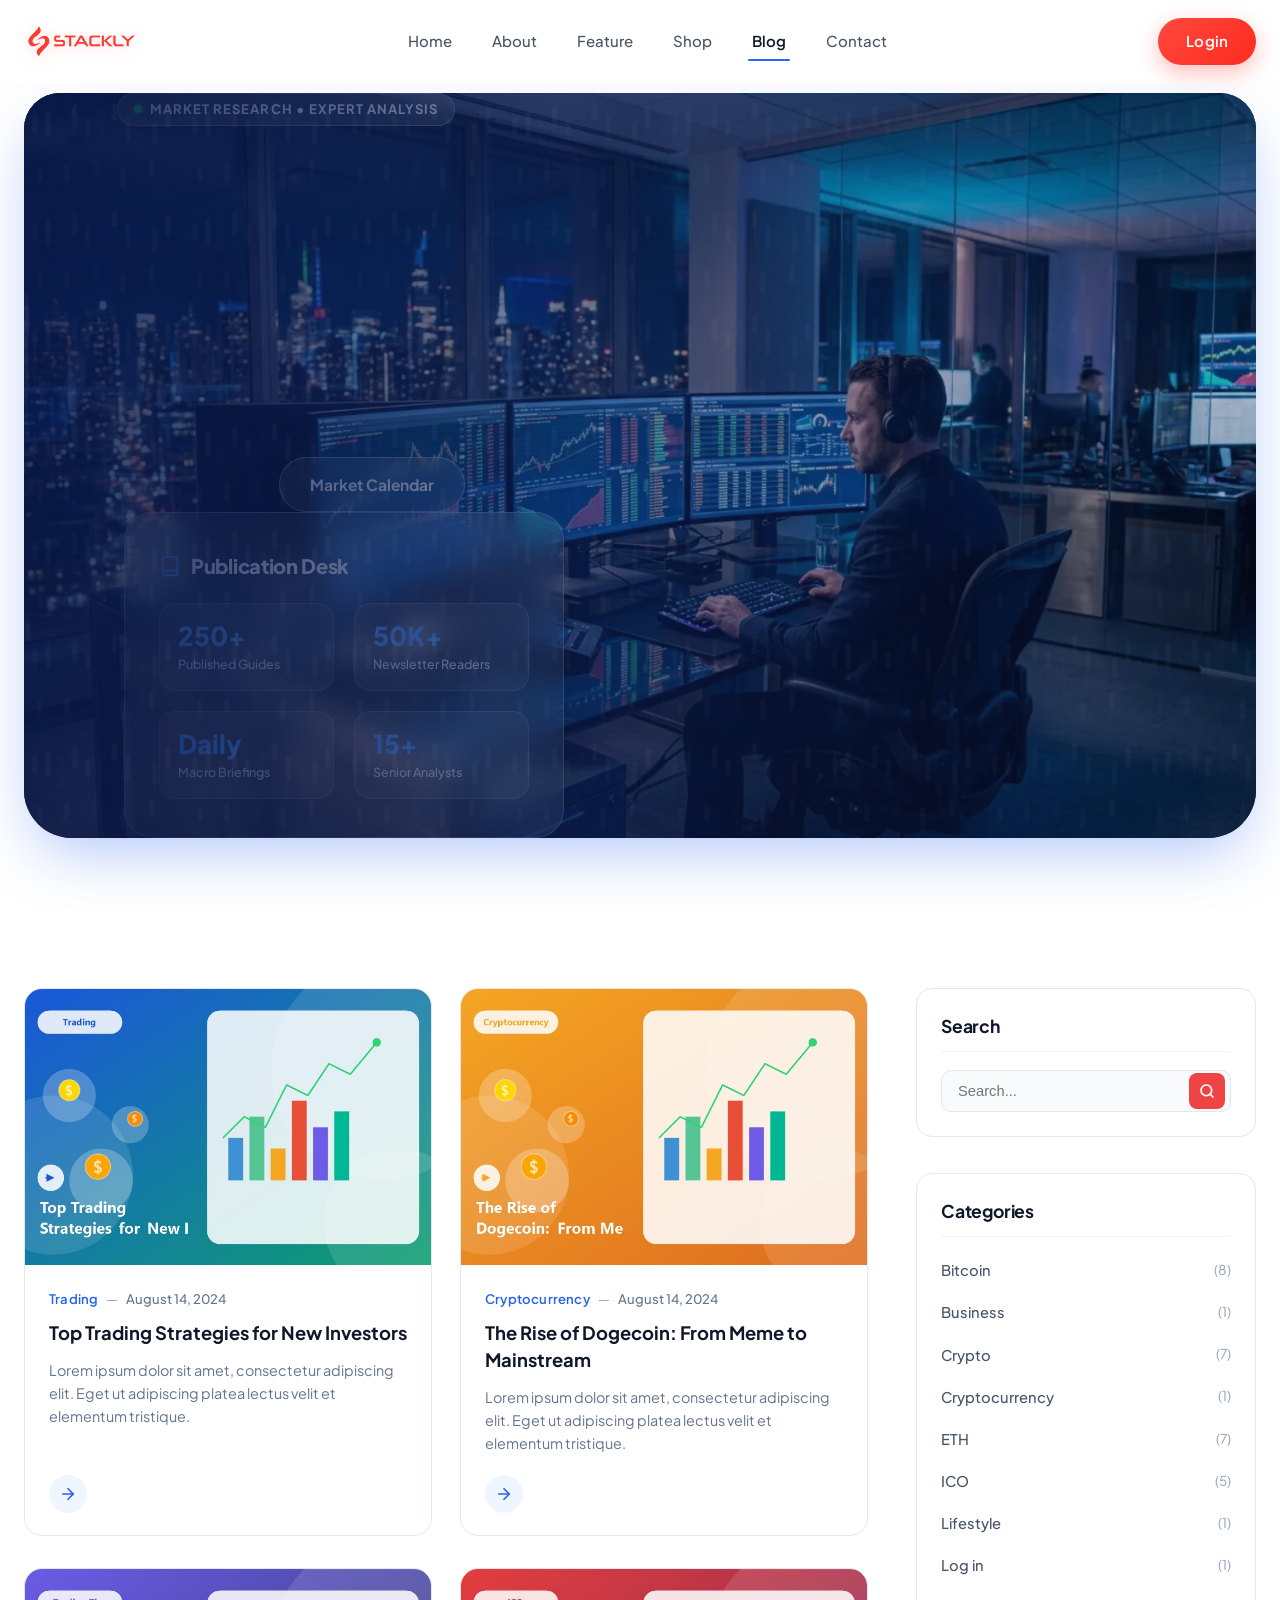
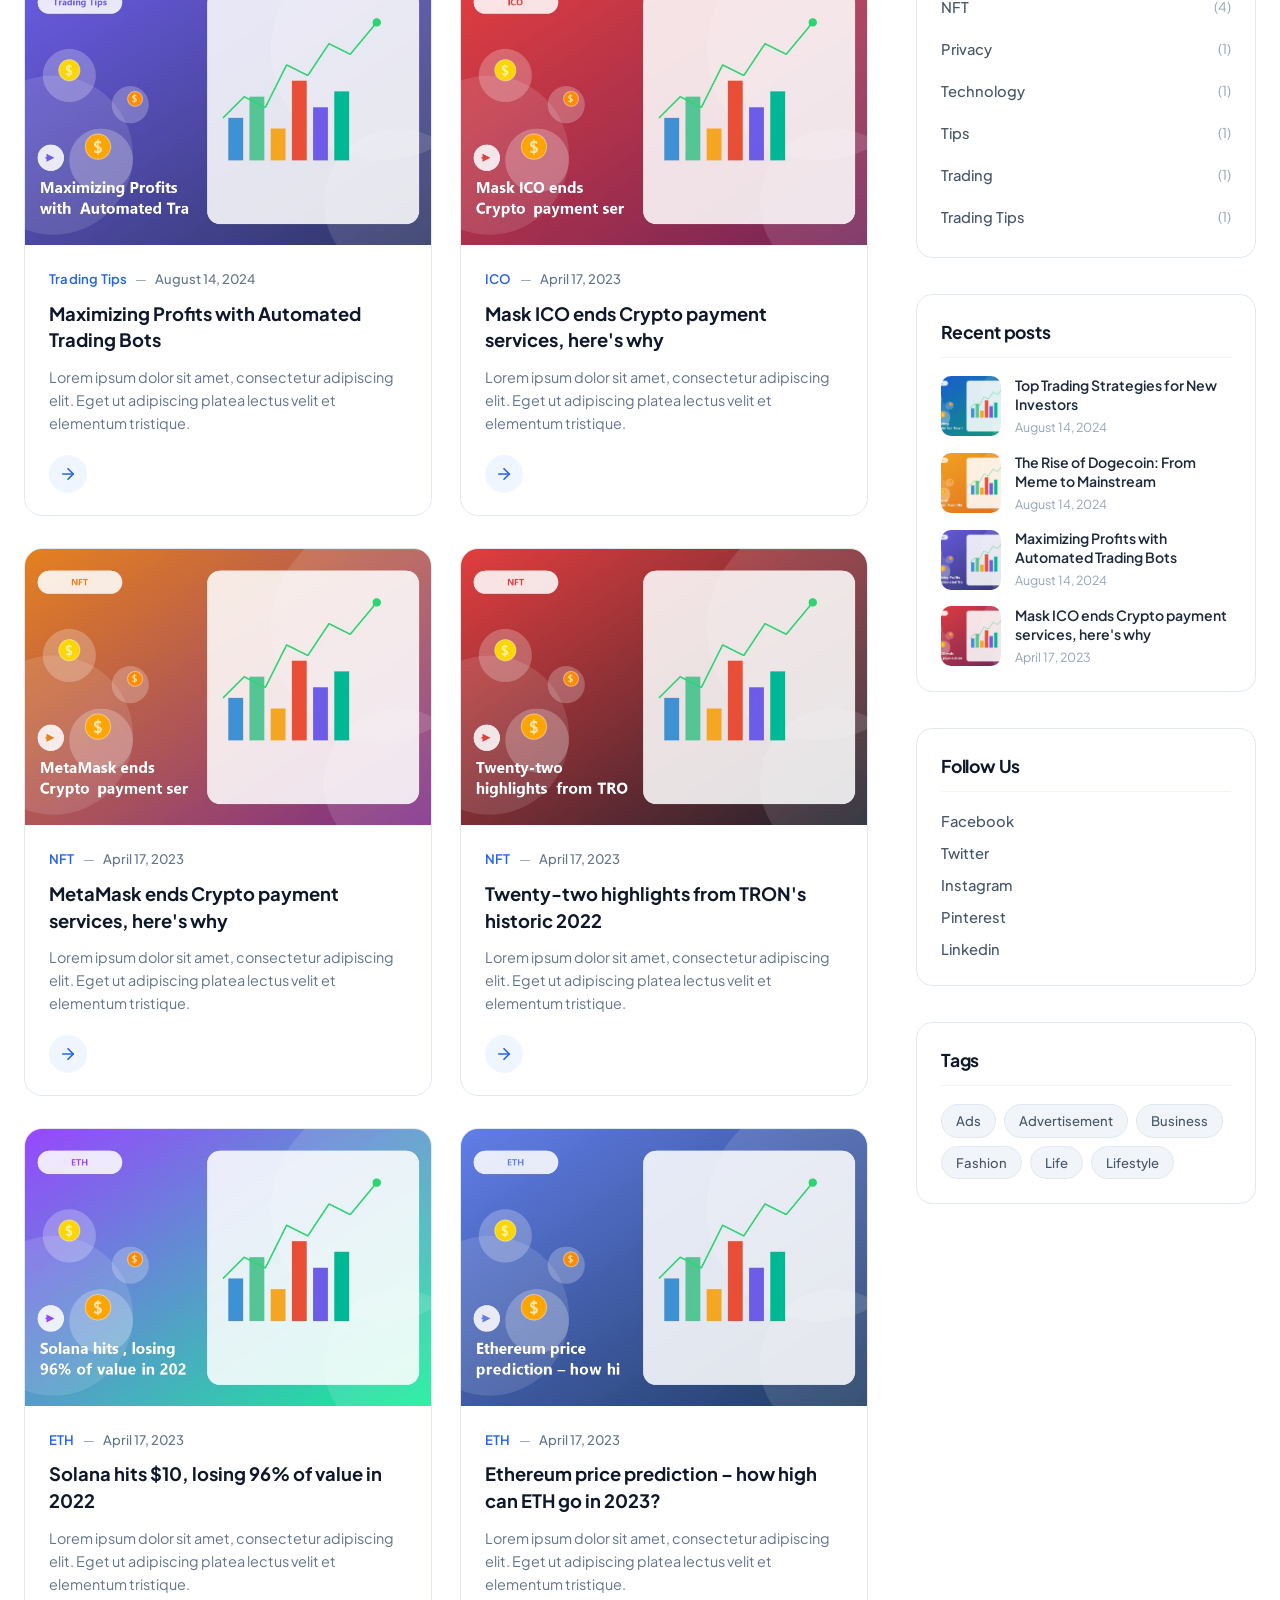
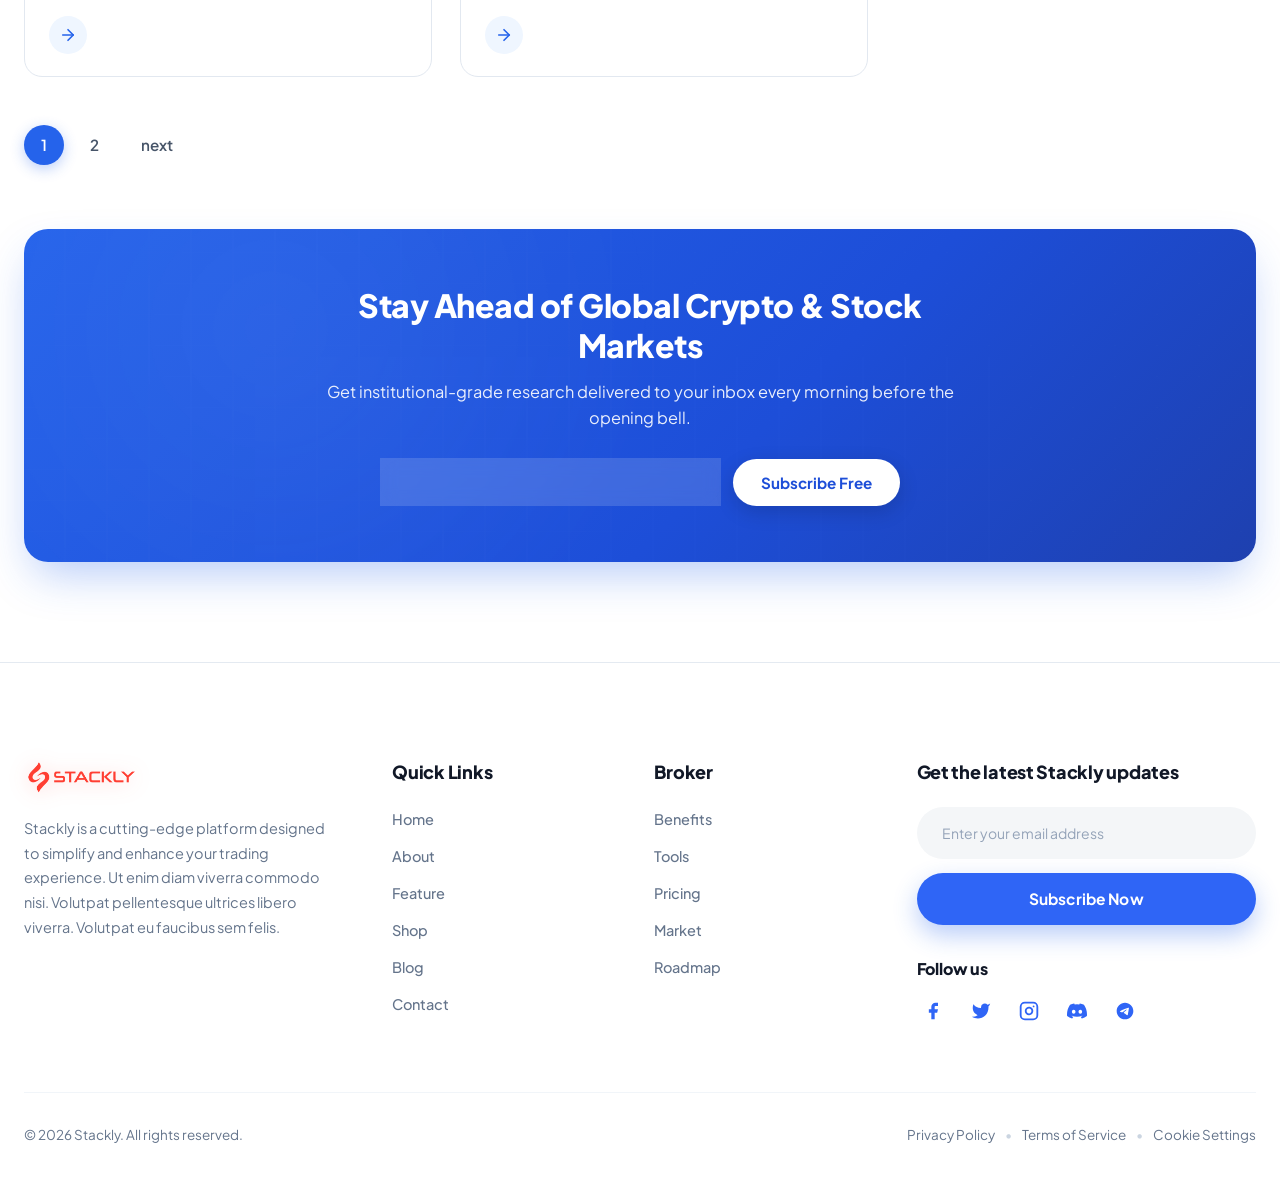
<file: blog.html>
﻿<!DOCTYPE html>
<html lang="en">
<head>
  <meta charset="UTF-8">
  <meta name="viewport" content="width=device-width, initial-scale=1.0">
  <title>Market Insights &amp; Blog - Stackly Stock Trading &amp; Investment</title>
  
  <!-- Favicon -->
  <link rel="icon" type="image/svg+xml" href="assets/images/logo-icon.svg">
  
  <!-- Google Fonts: Plus Jakarta Sans & Outfit -->
  <link rel="preconnect" href="https://fonts.googleapis.com">
  <link rel="preconnect" href="https://fonts.gstatic.com" crossorigin>
  <link href="https://fonts.googleapis.com/css2?family=Outfit:wght@400;500;600;700;800&family=Plus+Jakarta+Sans:wght@300;400;500;600;700;800&display=swap" rel="stylesheet">
  
  <!-- Theme Stylesheet -->
  <link rel="stylesheet" href="assets/css/style.css">
</head>
<body>

  <!-- =========================================================================
       Navigation Header
       ========================================================================= -->
  <header class="site-header">
    <div class="nav-container">
      
      <!-- Logo: 3D Isometric Cube + "Stackly" -->
      <a href="index.html" class="brand-logo" aria-label="Stackly Home">
        <img src="assets/images/stackly_.webp" alt="Stackly Logo" class="brand-logo-img" height="38" style="height:38px;width:auto;display:block;">
      </a>

      <!-- Center Nav Links: Home, About, Feature, Shop, Blog, Contact -->
      <nav class="nav-menu-wrapper" aria-label="Main Navigation">
        <ul class="nav-menu">
          <li class="nav-item">
            <a href="index.html" class="nav-link">Home</a>
          </li>
          <li class="nav-item">
            <a href="about.html" class="nav-link">About</a>
          </li>
          <li class="nav-item">
            <a href="feature.html" class="nav-link">Feature</a>
          </li>
          <li class="nav-item">
            <a href="shop.html" class="nav-link">Shop</a>
          </li>
          <li class="nav-item active">
            <a href="blog.html" class="nav-link">Blog</a>
          </li>
          <li class="nav-item">
            <a href="contact.html" class="nav-link">Contact</a>
          </li>
        </ul>
      </nav>

      <!-- Right Header Action: Dashboard Button -->
      <div class="nav-actions">
        <a href="login.html" class="btn-explore">Login</a>
        
        <!-- Mobile Menu Hamburger Button -->
        <button class="mobile-toggle" aria-label="Toggle Navigation Menu">
          <span></span>
          <span></span>
          <span></span>
        </button>
      </div>

    </div>
  </header>

  <!-- =========================================================================
       Blog - Hero Section
       High-Quality Theme-Related WebP Background (< 100KB) + Glassmorphism Metrics
       ========================================================================= -->
  <main class="page-hero-wrapper">
    <section class="page-hero-card">
      
      <!-- Theme WebP Background (< 100KB) -->
      <div class="page-hero-bg" style="background-image: url('assets/images/blog-hero-bg.webp');"></div>
      <div class="page-hero-overlay"></div>
      <div class="page-hero-watermark"></div>

      <!-- Hero Content Inner Grid -->
      <div class="page-hero-grid">
        
        <!-- Left Column: Typography & CTAs -->
        <div class="page-hero-left">
          <div class="page-breadcrumb">
            <a href="index.html">Home</a>
            <span class="bread-sep">/</span>
            <span class="bread-current">Blog</span>
          </div>

          <div class="page-hero-badge">
            <span class="pulse-dot"></span>
            <span>Market Research &bull; Expert Analysis</span>
          </div>

          <h1 class="page-hero-title">
            Deep Dives, Technical Analyses &amp; Global Market Intelligence
          </h1>

          <p class="page-hero-desc">
            Stay ahead of macroeconomic shifts, crypto liquidity cycles, and stock earnings reports with research authored by seasoned Wall Street analysts and algorithmic strategists.
          </p>

          <div class="page-hero-actions">
            <a href="404.html" class="btn-started">
              <span>Read Latest Briefs</span>
              <svg class="arrow" viewBox="0 0 24 24" fill="none">
                <path d="M9 18l6-6-6-6" stroke="currentColor"/>
              </svg>
            </a>
            <a href="404.html" class="btn-page-hero-outline">
              Market Calendar
            </a>
          </div>
        </div>

        <!-- Right Column: Glassmorphism Info & Stats Card -->
        <div class="page-hero-right">
          <div class="page-hero-glass-card">
            <h3 class="glass-card-title">
              <svg viewBox="0 0 24 24" fill="none" width="22" height="22" stroke="#60A5FA" stroke-width="2"><path d="M4 19.5A2.5 2.5 0 0 1 6.5 17H20"/><path d="M6.5 2H20v20H6.5A2.5 2.5 0 0 1 4 19.5v-15A2.5 2.5 0 0 1 6.5 2z"/></svg>
              Publication Desk
            </h3>
            <div class="glass-card-stats">
              <div class="glass-stat-item">
                <span class="glass-stat-num">250+</span>
                <span class="glass-stat-label">Published Guides</span>
              </div>
              <div class="glass-stat-item">
                <span class="glass-stat-num">50K+</span>
                <span class="glass-stat-label">Newsletter Readers</span>
              </div>
              <div class="glass-stat-item">
                <span class="glass-stat-num">Daily</span>
                <span class="glass-stat-label">Macro Briefings</span>
              </div>
              <div class="glass-stat-item">
                <span class="glass-stat-num">15+</span>
                <span class="glass-stat-label">Senior Analysts</span>
              </div>
            </div>
          </div>
        </div>

      </div>
    </section>
  </main>

  <!-- =========================================================================
       Blog Page - Main Content Section
       Matching Screenshot Layout: 2-Column Grid (8 Blog Cards) + Rich Sidebar
       Images: All High-Quality WebP (< 100KB each)
       ========================================================================= -->
  <section class="blog-main-section" id="blog-content">
    <div class="container">
      <div class="blog-layout-grid">

        <!-- Left Column: Blog Feed (8 Cards) + Pagination -->
        <div class="blog-feed-col">
          <div class="blog-cards-grid">

            <!-- Card 1: Top Trading Strategies for New Investors -->
            <article class="blog-card" tabindex="0">
              <div class="blog-card-thumb">
                <img src="assets/images/article1-strategies.webp" alt="Top Trading Strategies for New Investors" class="blog-thumb-img" width="360" height="260" loading="lazy">
              </div>
              <div class="blog-card-body">
                <div class="blog-card-meta">
                  <span class="blog-category">Trading</span>
                  <span class="blog-meta-sep">&mdash;</span>
                  <span class="blog-date">August 14, 2024</span>
                </div>
                <h3 class="blog-card-title">
                  <a href="404.html">Top Trading Strategies for New Investors</a>
                </h3>
                <p class="blog-card-excerpt">
                  Lorem ipsum dolor sit amet, consectetur adipiscing elit. Eget ut adipiscing platea lectus velit et elementum tristique.
                </p>
                <a href="404.html" class="blog-read-more" aria-label="Read Top Trading Strategies for New Investors">
                  <svg viewBox="0 0 24 24" fill="none" stroke="currentColor" stroke-width="2.2" stroke-linecap="round" stroke-linejoin="round" width="18" height="18"><line x1="5" y1="12" x2="19" y2="12"/><polyline points="12 5 19 12 12 19"/></svg>
                </a>
              </div>
            </article>

            <!-- Card 2: The Rise of Dogecoin: From Meme to Mainstream -->
            <article class="blog-card" tabindex="0">
              <div class="blog-card-thumb">
                <img src="assets/images/article2-dogecoin.webp" alt="The Rise of Dogecoin: From Meme to Mainstream" class="blog-thumb-img" width="360" height="260" loading="lazy">
              </div>
              <div class="blog-card-body">
                <div class="blog-card-meta">
                  <span class="blog-category">Cryptocurrency</span>
                  <span class="blog-meta-sep">&mdash;</span>
                  <span class="blog-date">August 14, 2024</span>
                </div>
                <h3 class="blog-card-title">
                  <a href="404.html">The Rise of Dogecoin: From Meme to Mainstream</a>
                </h3>
                <p class="blog-card-excerpt">
                  Lorem ipsum dolor sit amet, consectetur adipiscing elit. Eget ut adipiscing platea lectus velit et elementum tristique.
                </p>
                <a href="404.html" class="blog-read-more" aria-label="Read The Rise of Dogecoin">
                  <svg viewBox="0 0 24 24" fill="none" stroke="currentColor" stroke-width="2.2" stroke-linecap="round" stroke-linejoin="round" width="18" height="18"><line x1="5" y1="12" x2="19" y2="12"/><polyline points="12 5 19 12 12 19"/></svg>
                </a>
              </div>
            </article>

            <!-- Card 3: Maximizing Profits with Automated Trading Bots -->
            <article class="blog-card" tabindex="0">
              <div class="blog-card-thumb">
                <img src="assets/images/article3-bots.webp" alt="Maximizing Profits with Automated Trading Bots" class="blog-thumb-img" width="360" height="260" loading="lazy">
              </div>
              <div class="blog-card-body">
                <div class="blog-card-meta">
                  <span class="blog-category">Trading Tips</span>
                  <span class="blog-meta-sep">&mdash;</span>
                  <span class="blog-date">August 14, 2024</span>
                </div>
                <h3 class="blog-card-title">
                  <a href="404.html">Maximizing Profits with Automated Trading Bots</a>
                </h3>
                <p class="blog-card-excerpt">
                  Lorem ipsum dolor sit amet, consectetur adipiscing elit. Eget ut adipiscing platea lectus velit et elementum tristique.
                </p>
                <a href="404.html" class="blog-read-more" aria-label="Read Maximizing Profits with Automated Trading Bots">
                  <svg viewBox="0 0 24 24" fill="none" stroke="currentColor" stroke-width="2.2" stroke-linecap="round" stroke-linejoin="round" width="18" height="18"><line x1="5" y1="12" x2="19" y2="12"/><polyline points="12 5 19 12 12 19"/></svg>
                </a>
              </div>
            </article>

            <!-- Card 4: Mask ICO ends Crypto payment services, here's why -->
            <article class="blog-card" tabindex="0">
              <div class="blog-card-thumb">
                <img src="assets/images/article4-mask-ico.webp" alt="Mask ICO ends Crypto payment services, here's why" class="blog-thumb-img" width="360" height="260" loading="lazy">
              </div>
              <div class="blog-card-body">
                <div class="blog-card-meta">
                  <span class="blog-category">ICO</span>
                  <span class="blog-meta-sep">&mdash;</span>
                  <span class="blog-date">April 17, 2023</span>
                </div>
                <h3 class="blog-card-title">
                  <a href="404.html">Mask ICO ends Crypto payment services, here's why</a>
                </h3>
                <p class="blog-card-excerpt">
                  Lorem ipsum dolor sit amet, consectetur adipiscing elit. Eget ut adipiscing platea lectus velit et elementum tristique.
                </p>
                <a href="404.html" class="blog-read-more" aria-label="Read Mask ICO article">
                  <svg viewBox="0 0 24 24" fill="none" stroke="currentColor" stroke-width="2.2" stroke-linecap="round" stroke-linejoin="round" width="18" height="18"><line x1="5" y1="12" x2="19" y2="12"/><polyline points="12 5 19 12 12 19"/></svg>
                </a>
              </div>
            </article>

            <!-- Card 5: MetaMask ends Crypto payment services, here's why -->
            <article class="blog-card" tabindex="0">
              <div class="blog-card-thumb">
                <img src="assets/images/article5-metamask.webp" alt="MetaMask ends Crypto payment services, here's why" class="blog-thumb-img" width="360" height="260" loading="lazy">
              </div>
              <div class="blog-card-body">
                <div class="blog-card-meta">
                  <span class="blog-category">NFT</span>
                  <span class="blog-meta-sep">&mdash;</span>
                  <span class="blog-date">April 17, 2023</span>
                </div>
                <h3 class="blog-card-title">
                  <a href="404.html">MetaMask ends Crypto payment services, here's why</a>
                </h3>
                <p class="blog-card-excerpt">
                  Lorem ipsum dolor sit amet, consectetur adipiscing elit. Eget ut adipiscing platea lectus velit et elementum tristique.
                </p>
                <a href="404.html" class="blog-read-more" aria-label="Read MetaMask article">
                  <svg viewBox="0 0 24 24" fill="none" stroke="currentColor" stroke-width="2.2" stroke-linecap="round" stroke-linejoin="round" width="18" height="18"><line x1="5" y1="12" x2="19" y2="12"/><polyline points="12 5 19 12 12 19"/></svg>
                </a>
              </div>
            </article>

            <!-- Card 6: Twenty-two highlights from TRON's historic 2022 -->
            <article class="blog-card" tabindex="0">
              <div class="blog-card-thumb">
                <img src="assets/images/article6-tron.webp" alt="Twenty-two highlights from TRON's historic 2022" class="blog-thumb-img" width="360" height="260" loading="lazy">
              </div>
              <div class="blog-card-body">
                <div class="blog-card-meta">
                  <span class="blog-category">NFT</span>
                  <span class="blog-meta-sep">&mdash;</span>
                  <span class="blog-date">April 17, 2023</span>
                </div>
                <h3 class="blog-card-title">
                  <a href="404.html">Twenty-two highlights from TRON's historic 2022</a>
                </h3>
                <p class="blog-card-excerpt">
                  Lorem ipsum dolor sit amet, consectetur adipiscing elit. Eget ut adipiscing platea lectus velit et elementum tristique.
                </p>
                <a href="404.html" class="blog-read-more" aria-label="Read TRON article">
                  <svg viewBox="0 0 24 24" fill="none" stroke="currentColor" stroke-width="2.2" stroke-linecap="round" stroke-linejoin="round" width="18" height="18"><line x1="5" y1="12" x2="19" y2="12"/><polyline points="12 5 19 12 12 19"/></svg>
                </a>
              </div>
            </article>

            <!-- Card 7: Solana hits $10, losing 96% of value in 2022 -->
            <article class="blog-card" tabindex="0">
              <div class="blog-card-thumb">
                <img src="assets/images/article7-solana.webp" alt="Solana hits $10, losing 96% of value in 2022" class="blog-thumb-img" width="360" height="260" loading="lazy">
              </div>
              <div class="blog-card-body">
                <div class="blog-card-meta">
                  <span class="blog-category">ETH</span>
                  <span class="blog-meta-sep">&mdash;</span>
                  <span class="blog-date">April 17, 2023</span>
                </div>
                <h3 class="blog-card-title">
                  <a href="404.html">Solana hits $10, losing 96% of value in 2022</a>
                </h3>
                <p class="blog-card-excerpt">
                  Lorem ipsum dolor sit amet, consectetur adipiscing elit. Eget ut adipiscing platea lectus velit et elementum tristique.
                </p>
                <a href="404.html" class="blog-read-more" aria-label="Read Solana article">
                  <svg viewBox="0 0 24 24" fill="none" stroke="currentColor" stroke-width="2.2" stroke-linecap="round" stroke-linejoin="round" width="18" height="18"><line x1="5" y1="12" x2="19" y2="12"/><polyline points="12 5 19 12 12 19"/></svg>
                </a>
              </div>
            </article>

            <!-- Card 8: Ethereum price prediction – how high can ETH go in 2023? -->
            <article class="blog-card" tabindex="0">
              <div class="blog-card-thumb">
                <img src="assets/images/article8-ethereum.webp" alt="Ethereum price prediction – how high can ETH go in 2023?" class="blog-thumb-img" width="360" height="260" loading="lazy">
              </div>
              <div class="blog-card-body">
                <div class="blog-card-meta">
                  <span class="blog-category">ETH</span>
                  <span class="blog-meta-sep">&mdash;</span>
                  <span class="blog-date">April 17, 2023</span>
                </div>
                <h3 class="blog-card-title">
                  <a href="404.html">Ethereum price prediction &ndash; how high can ETH go in 2023?</a>
                </h3>
                <p class="blog-card-excerpt">
                  Lorem ipsum dolor sit amet, consectetur adipiscing elit. Eget ut adipiscing platea lectus velit et elementum tristique.
                </p>
                <a href="404.html" class="blog-read-more" aria-label="Read Ethereum price prediction">
                  <svg viewBox="0 0 24 24" fill="none" stroke="currentColor" stroke-width="2.2" stroke-linecap="round" stroke-linejoin="round" width="18" height="18"><line x1="5" y1="12" x2="19" y2="12"/><polyline points="12 5 19 12 12 19"/></svg>
                </a>
              </div>
            </article>

          </div>

          <!-- Pagination Bar (Matches screenshot 1, 2, next) -->
          <div class="blog-pagination" aria-label="Blog pagination">
            <button class="page-num active" aria-current="page">1</button>
            <button class="page-num">2</button>
            <button class="page-next">next</button>
          </div>
        </div>

        <!-- Right Column: Sidebar (Matches screenshot widgets) -->
        <aside class="blog-sidebar">
          
          <!-- Widget 1: Search -->
          <div class="sidebar-widget widget-search">
            <h4 class="widget-title">Search</h4>
            <form class="sidebar-search-form" onsubmit="event.preventDefault();">
              <input type="text" class="sidebar-search-input" placeholder="Search..." aria-label="Search articles">
              <button type="submit" class="sidebar-search-btn" aria-label="Submit search">
                <svg viewBox="0 0 24 24" fill="none" stroke="currentColor" stroke-width="2.5" stroke-linecap="round" stroke-linejoin="round" width="16" height="16"><circle cx="11" cy="11" r="8"/><line x1="21" y1="21" x2="16.65" y2="16.65"/></svg>
              </button>
            </form>
          </div>

          <!-- Widget 2: Categories -->
          <div class="sidebar-widget widget-categories">
            <h4 class="widget-title">Categories</h4>
            <ul class="categories-list">
              <li><a href="404.html"><span>Bitcoin</span><span class="cat-count">(8)</span></a></li>
              <li><a href="404.html"><span>Business</span><span class="cat-count">(1)</span></a></li>
              <li><a href="404.html"><span>Crypto</span><span class="cat-count">(7)</span></a></li>
              <li><a href="404.html"><span>Cryptocurrency</span><span class="cat-count">(1)</span></a></li>
              <li><a href="404.html"><span>ETH</span><span class="cat-count">(7)</span></a></li>
              <li><a href="404.html"><span>ICO</span><span class="cat-count">(5)</span></a></li>
              <li><a href="404.html"><span>Lifestyle</span><span class="cat-count">(1)</span></a></li>
              <li><a href="404.html"><span>Log in</span><span class="cat-count">(1)</span></a></li>
              <li><a href="404.html"><span>NFT</span><span class="cat-count">(4)</span></a></li>
              <li><a href="404.html"><span>Privacy</span><span class="cat-count">(1)</span></a></li>
              <li><a href="404.html"><span>Technology</span><span class="cat-count">(1)</span></a></li>
              <li><a href="404.html"><span>Tips</span><span class="cat-count">(1)</span></a></li>
              <li><a href="404.html"><span>Trading</span><span class="cat-count">(1)</span></a></li>
              <li><a href="404.html"><span>Trading Tips</span><span class="cat-count">(1)</span></a></li>
            </ul>
          </div>

          <!-- Widget 3: Recent Posts -->
          <div class="sidebar-widget widget-recent-posts">
            <h4 class="widget-title">Recent posts</h4>
            <div class="recent-posts-list">
              
              <div class="recent-post-item">
                <a href="404.html" class="recent-thumb">
                  <img src="assets/images/article1-strategies.webp" alt="Top Trading Strategies" width="60" height="60" loading="lazy">
                </a>
                <div class="recent-info">
                  <h5 class="recent-title"><a href="404.html">Top Trading Strategies for New Investors</a></h5>
                  <span class="recent-date">August 14, 2024</span>
                </div>
              </div>

              <div class="recent-post-item">
                <a href="404.html" class="recent-thumb">
                  <img src="assets/images/article2-dogecoin.webp" alt="The Rise of Dogecoin" width="60" height="60" loading="lazy">
                </a>
                <div class="recent-info">
                  <h5 class="recent-title"><a href="404.html">The Rise of Dogecoin: From Meme to Mainstream</a></h5>
                  <span class="recent-date">August 14, 2024</span>
                </div>
              </div>

              <div class="recent-post-item">
                <a href="404.html" class="recent-thumb">
                  <img src="assets/images/article3-bots.webp" alt="Automated Trading Bots" width="60" height="60" loading="lazy">
                </a>
                <div class="recent-info">
                  <h5 class="recent-title"><a href="404.html">Maximizing Profits with Automated Trading Bots</a></h5>
                  <span class="recent-date">August 14, 2024</span>
                </div>
              </div>

              <div class="recent-post-item">
                <a href="404.html" class="recent-thumb">
                  <img src="assets/images/article4-mask-ico.webp" alt="Mask ICO" width="60" height="60" loading="lazy">
                </a>
                <div class="recent-info">
                  <h5 class="recent-title"><a href="404.html">Mask ICO ends Crypto payment services, here's why</a></h5>
                  <span class="recent-date">April 17, 2023</span>
                </div>
              </div>

            </div>
          </div>

          <!-- Widget 4: Follow Us -->
          <div class="sidebar-widget widget-follow">
            <h4 class="widget-title">Follow Us</h4>
            <div class="sidebar-social-links">
              <a href="404.html" class="sidebar-social-link">Facebook</a>
              <a href="404.html" class="sidebar-social-link">Twitter</a>
              <a href="404.html" class="sidebar-social-link">Instagram</a>
              <a href="404.html" class="sidebar-social-link">Pinterest</a>
              <a href="404.html" class="sidebar-social-link">Linkedin</a>
            </div>
          </div>

          <!-- Widget 5: Tags -->
          <div class="sidebar-widget widget-tags">
            <h4 class="widget-title">Tags</h4>
            <div class="sidebar-tags-cloud">
              <a href="404.html" class="sidebar-tag-pill">Ads</a>
              <a href="404.html" class="sidebar-tag-pill">Advertisement</a>
              <a href="404.html" class="sidebar-tag-pill">Business</a>
              <a href="404.html" class="sidebar-tag-pill">Fashion</a>
              <a href="404.html" class="sidebar-tag-pill">Life</a>
              <a href="404.html" class="sidebar-tag-pill">Lifestyle</a>
            </div>
          </div>

        </aside>

      </div>

      <!-- Bottom Global Banner (Matches screenshot royal blue bottom card) -->
      <div class="blog-bottom-banner">
        <div class="banner-candlestick-pattern" aria-hidden="true"></div>
        <div class="blog-banner-content">
          <h3 class="blog-banner-title">Stay Ahead of Global Crypto &amp; Stock Markets</h3>
          <p class="blog-banner-sub">Get institutional-grade research delivered to your inbox every morning before the opening bell.</p>
          <form class="blog-banner-form" onsubmit="event.preventDefault(); alert('Subscribed to Stackly Market Insights!');">
            <input type="email" class="banner-sub-input" placeholder="Enter your business email" required aria-label="Enter your email address">
            <button type="submit" class="btn-banner-sub">Subscribe Free</button>
          </form>
        </div>
      </div>

    </div>
  </section>

  <!-- =========================================================================
       Site Footer
       ========================================================================= -->
  <footer class="site-footer" id="contact">
    <div class="container">
      <div class="footer-grid">

        <!-- Column 1: Brand Info -->
        <div class="footer-col footer-col-brand">
          <a href="index.html" class="brand-logo footer-logo" aria-label="Stackly Home">
            <img src="assets/images/stackly_.webp" alt="Stackly Logo" class="brand-logo-img" height="38" style="height:38px;width:auto;display:block;">
          </a>
          <p class="footer-desc">
            Stackly is a cutting-edge platform designed to simplify and enhance your trading experience. Ut enim diam viverra commodo nisi. Volutpat pellentesque ultrices libero viverra. Volutpat eu faucibus sem felis.
          </p>
        </div>

        <!-- Column 2: Quick Links -->
        <div class="footer-col">
          <h4 class="footer-col-title">Quick Links</h4>
          <ul class="footer-links">
            <li><a href="index.html">Home</a></li>
            <li><a href="about.html">About</a></li>
            <li><a href="feature.html">Feature</a></li>
            <li><a href="shop.html">Shop</a></li>
            <li><a href="blog.html">Blog</a></li>
            <li><a href="contact.html">Contact</a></li>
          </ul>
        </div>

        <!-- Column 3: Broker -->
        <div class="footer-col">
          <h4 class="footer-col-title">Broker</h4>
          <ul class="footer-links">
            <li><a href="404.html">Benefits</a></li>
            <li><a href="404.html">Tools</a></li>
            <li><a href="404.html">Pricing</a></li>
            <li><a href="404.html">Market</a></li>
            <li><a href="404.html">Roadmap</a></li>
          </ul>
        </div>

        <!-- Column 4: Newsletter & Socials -->
        <div class="footer-col footer-col-newsletter">
          <h4 class="footer-col-title">Get the latest Stackly updates</h4>
          <form class="footer-subscribe-form" onsubmit="event.preventDefault(); alert('Thank you for subscribing to Stackly updates!');">
            <div class="input-pill-wrapper">
              <input type="email" class="footer-input" placeholder="Enter your email address" required aria-label="Enter your email address">
            </div>
            <button type="submit" class="btn-footer-subscribe">Subscribe Now</button>
          </form>

          <div class="footer-social-section">
            <h5 class="footer-social-title">Follow us</h5>
            <div class="footer-social-icons">
              <a href="404.html" class="social-icon" aria-label="Follow Stackly on Facebook">
                <svg viewBox="0 0 24 24" fill="currentColor"><path d="M18 2h-3a5 5 0 0 0-5 5v3H7v4h3v8h4v-8h3l1-4h-4V7a1 1 0 0 1 1-1h3z"/></svg>
              </a>
              <a href="404.html" class="social-icon" aria-label="Follow Stackly on Twitter">
                <svg viewBox="0 0 24 24" fill="currentColor"><path d="M23 3a10.9 10.9 0 0 1-3.14 1.53 4.48 4.48 0 0 0-7.86 3v1A10.66 10.66 0 0 1 3 4s-4 9 5 13a11.64 11.64 0 0 1-7 2c9 5 20 0 20-11.5a4.5 4.5 0 0 0-.08-.83A7.72 7.72 0 0 0 23 3z"/></svg>
              </a>
              <a href="404.html" class="social-icon" aria-label="Follow Stackly on Instagram">
                <svg viewBox="0 0 24 24" fill="none" stroke="currentColor" stroke-width="2.2" stroke-linecap="round" stroke-linejoin="round">
                  <rect x="2" y="2" width="20" height="20" rx="5" ry="5"/>
                  <path d="M16 11.37A4 4 0 1 1 12.63 8 4 4 0 0 1 16 11.37z"/>
                  <line x1="17.5" y1="6.5" x2="17.51" y2="6.5"/>
                </svg>
              </a>
              <a href="404.html" class="social-icon" aria-label="Join Stackly Discord Community">
                <svg viewBox="0 0 24 24" fill="currentColor">
                  <path d="M20.317 4.37a19.791 19.791 0 0 0-4.885-1.515.074.074 0 0 0-.079.037c-.21.375-.444.864-.608 1.25a18.27 18.27 0 0 0-5.487 0 12.64 12.64 0 0 0-.617-1.25.077.077 0 0 0-.079-.037A19.736 19.736 0 0 0 3.677 4.37a.07.07 0 0 0-.032.027C.533 9.046-.32 13.58.099 18.057a.082.082 0 0 0 .031.057 19.9 19.9 0 0 0 5.993 3.03.078.078 0 0 0 .084-.028c.462-.63.874-1.295 1.226-1.994.021-.041.001-.09-.041-.106a13.107 13.107 0 0 1-1.872-.892.077.077 0 0 1-.008-.128 10.2 10.2 0 0 0 .372-.292.074.074 0 0 1 .077-.01c3.929 1.793 8.18 1.793 12.061 0a.074.074 0 0 1 .078.01c.12.098.246.198.373.292a.077.077 0 0 1-.006.127 12.299 12.299 0 0 1-1.873.894.077.077 0 0 0-.041.107c.36.698.772 1.362 1.225 1.993a.076.076 0 0 0 .084.028 19.839 19.839 0 0 0 6.002-3.03.077.077 0 0 0 .032-.054c.5-5.177-.838-9.674-3.549-13.66a.061.061 0 0 0-.031-.028zM8.02 15.33c-1.183 0-2.157-1.085-2.157-2.419 0-1.333.956-2.419 2.157-2.419 1.21 0 2.176 1.096 2.157 2.42 0 1.333-.956 2.418-2.157 2.418zm7.975 0c-1.183 0-2.157-1.085-2.157-2.419 0-1.333.955-2.419 2.157-2.419 1.21 0 2.176 1.096 2.157 2.42 0 1.333-.946 2.418-2.157 2.418z"/>
              </svg>
            </a>
            <a href="404.html" class="social-icon" aria-label="Join Stackly on Telegram">
              <svg viewBox="0 0 24 24" fill="currentColor">
                <path d="M12 2C6.48 2 2 6.48 2 12s4.48 10 10 10 10-4.48 10-10S17.52 2 12 2zm4.64 6.8c-.15 1.58-.8 5.42-1.13 7.19-.14.75-.42 1-.68 1.03-.58.05-1.02-.38-1.58-.75-.88-.58-1.38-.94-2.23-1.5-.99-.65-.35-1.01.22-1.59.15-.15 2.71-2.48 2.76-2.69a.2.2 0 0 0-.05-.18c-.06-.05-.14-.03-.21-.02-.09.02-1.49.95-4.22 2.79-.4.27-.76.41-1.08.4-.36-.01-1.04-.2-1.55-.37-.63-.2-1.12-.31-1.08-.66.02-.18.27-.36.74-.55 2.92-1.27 4.86-2.11 5.83-2.51 2.78-1.16 3.35-1.36 3.73-1.36.08 0 .27.02.39.12.1.08.13.19.14.27-.01.06.01.24 0 .38z"/>
              </svg>
            </a>
          </div>
        </div>

        </div><!-- /.footer-col-newsletter -->

      </div>

      <!-- Bottom Copyright Bar -->
      <div class="footer-bottom-bar">
        <p class="footer-copy">&copy; 2026 Stackly. All rights reserved.</p>
        <div class="footer-legal-links">
          <a href="404.html">Privacy Policy</a>
          <span class="legal-dot">&bull;</span>
          <a href="404.html">Terms of Service</a>
          <span class="legal-dot">&bull;</span>
          <a href="404.html">Cookie Settings</a>
        </div>
      </div>
    </div>
  </footer>

  <!-- Floating Scroll to Top Button -->
  <button class="scroll-to-top" id="scrollTopBtn" aria-label="Scroll to top of page" title="Scroll to Top">
    <svg viewBox="0 0 24 24" fill="none" stroke="currentColor" stroke-width="2.5" stroke-linecap="round" stroke-linejoin="round">
      <polyline points="18 15 12 9 6 15"/>
    </svg>
  </button>

  <!-- Main JavaScript Controller -->
  <script src="assets/js/main.js"></script>
</body>
</html>
</file>
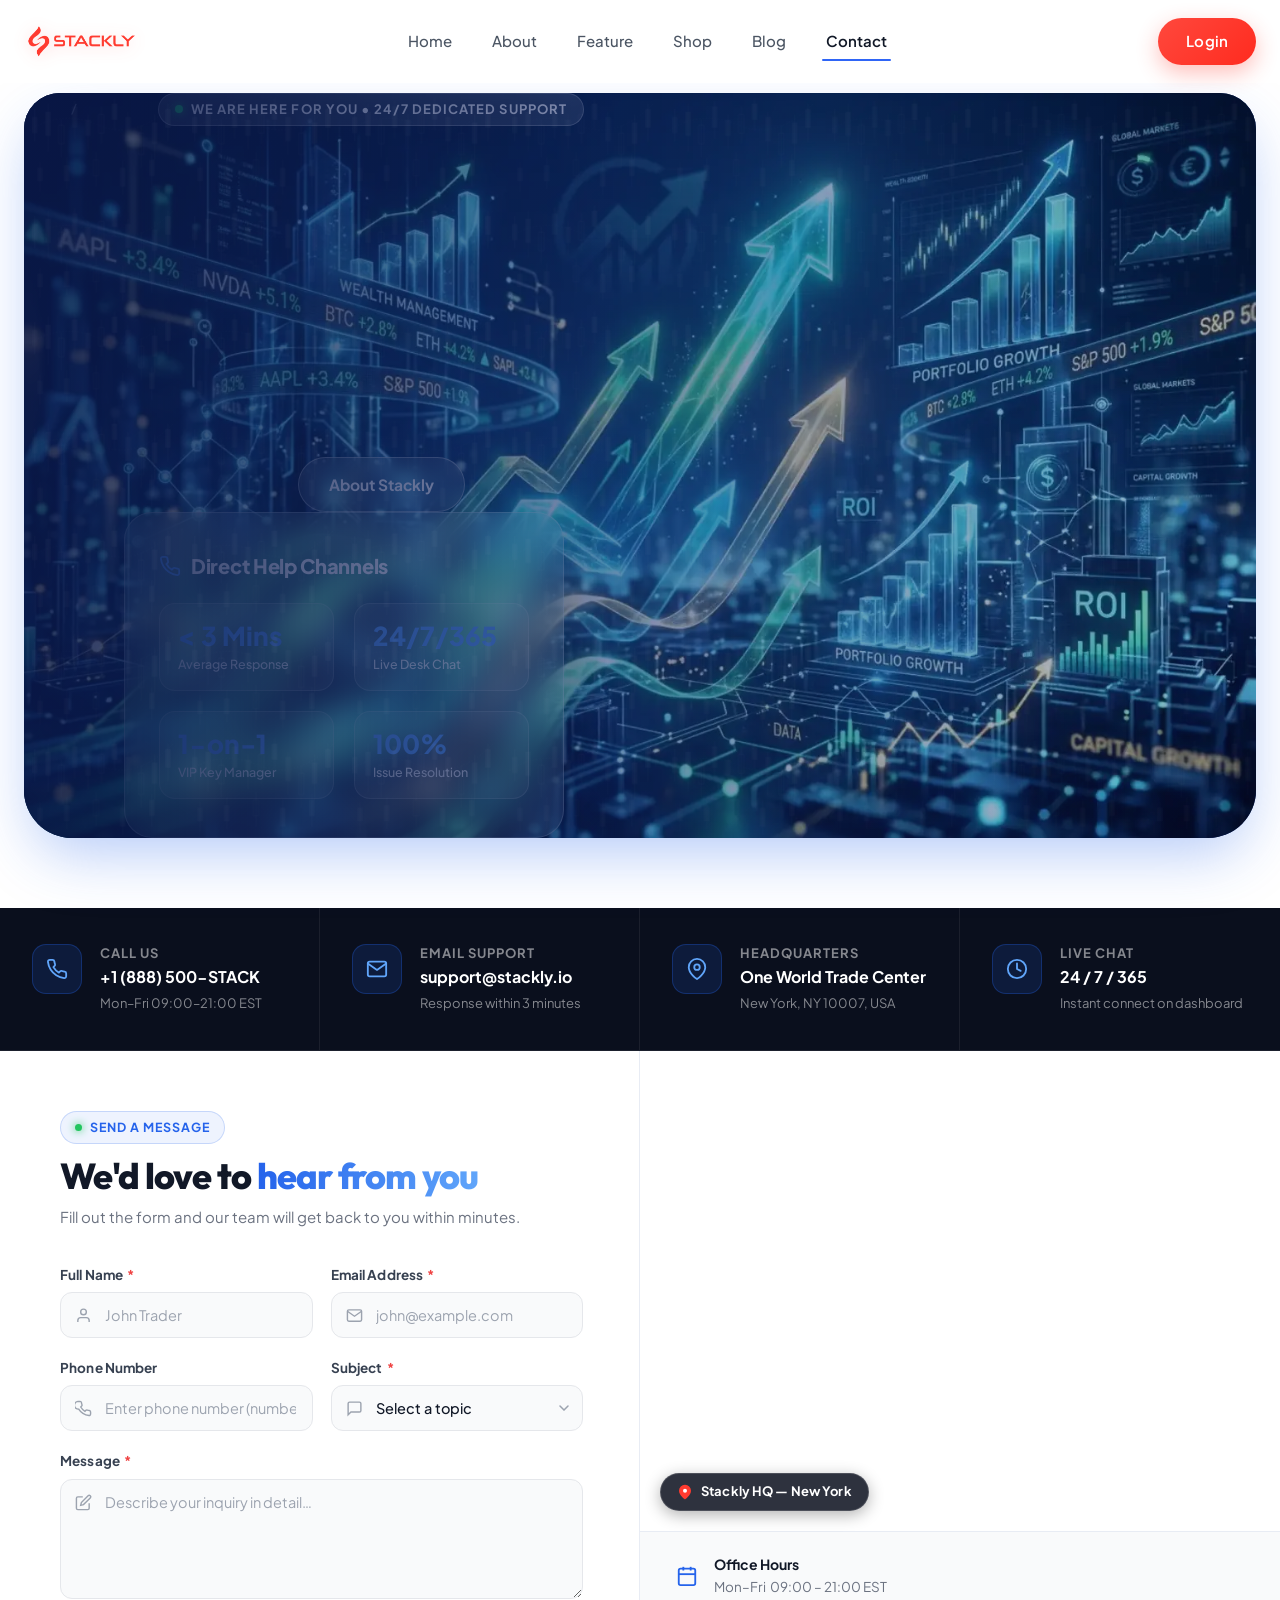
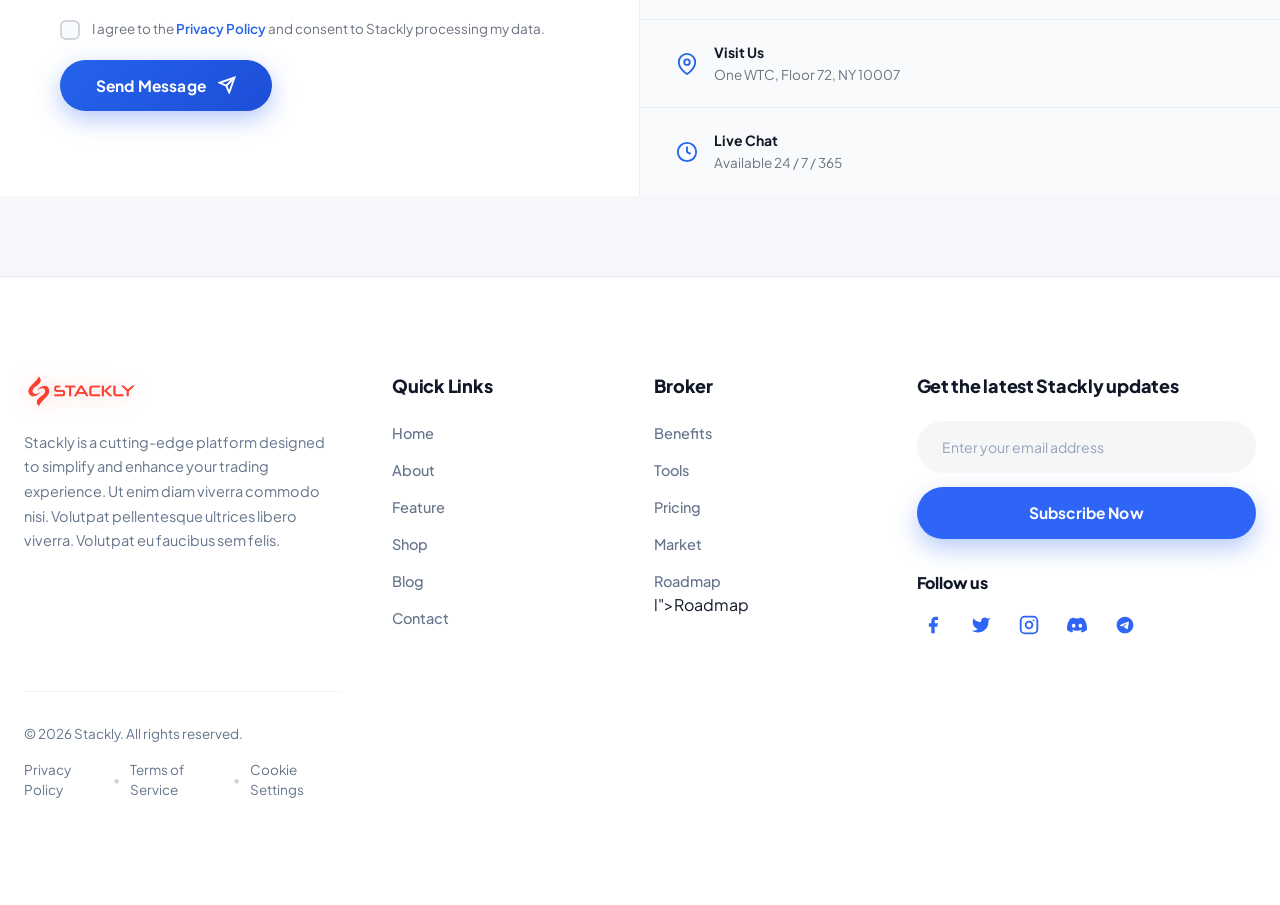
<file: contact.html>
﻿<!DOCTYPE html>
<html lang="en">
<head>
  <meta charset="UTF-8">
  <meta name="viewport" content="width=device-width, initial-scale=1.0">
  <title>Contact Us &amp; Support - Stackly Stock Trading &amp; Investment</title>
  
  <!-- Favicon -->
  <link rel="icon" type="image/svg+xml" href="assets/images/logo-icon.svg">
  
  <!-- Google Fonts: Plus Jakarta Sans & Outfit -->
  <link rel="preconnect" href="https://fonts.googleapis.com">
  <link rel="preconnect" href="https://fonts.gstatic.com" crossorigin>
  <link href="https://fonts.googleapis.com/css2?family=Outfit:wght@400;500;600;700;800&family=Plus+Jakarta+Sans:wght@300;400;500;600;700;800&display=swap" rel="stylesheet">
  
  <!-- Theme Stylesheet -->
  <link rel="stylesheet" href="assets/css/style.css">
</head>
<body>

  <!-- =========================================================================
       Navigation Header
       ========================================================================= -->
  <header class="site-header">
    <div class="nav-container">
      
      <!-- Logo: 3D Isometric Cube + "Stackly" -->
      <a href="index.html" class="brand-logo" aria-label="Stackly Home">
        <img src="assets/images/stackly_.webp" alt="Stackly Logo" class="brand-logo-img" height="38" style="height:38px;width:auto;display:block;">
      </a>

      <!-- Center Nav Links: Home, About, Feature, Shop, Blog, Contact -->
      <nav class="nav-menu-wrapper" aria-label="Main Navigation">
        <ul class="nav-menu">
          <li class="nav-item">
            <a href="index.html" class="nav-link">Home</a>
          </li>
          <li class="nav-item">
            <a href="about.html" class="nav-link">About</a>
          </li>
          <li class="nav-item">
            <a href="feature.html" class="nav-link">Feature</a>
          </li>
          <li class="nav-item">
            <a href="shop.html" class="nav-link">Shop</a>
          </li>
          <li class="nav-item">
            <a href="blog.html" class="nav-link">Blog</a>
          </li>
          <li class="nav-item active">
            <a href="contact.html" class="nav-link">Contact</a>
          </li>
        </ul>
      </nav>

      <!-- Right Header Action: Dashboard Button -->
      <div class="nav-actions">
       <a href="login.html" class="btn-explore">Login</a>
        
        <!-- Mobile Menu Hamburger Button -->
        <button class="mobile-toggle" aria-label="Toggle Navigation Menu">
          <span></span>
          <span></span>
          <span></span>
        </button>
      </div>

    </div>
  </header>

  <!-- =========================================================================
       Contact - Hero Section
       High-Quality Theme-Related WebP Background (< 100KB) + Glassmorphism Metrics
       ========================================================================= -->
  <main class="page-hero-wrapper">
    <section class="page-hero-card">
      
      <!-- Theme WebP Background (< 100KB) -->
      <div class="page-hero-bg" style="background-image: url('assets/images/contact-hero-bg.webp');"></div>
      <div class="page-hero-overlay"></div>
      <div class="page-hero-watermark"></div>

      <!-- Hero Content Inner Grid -->
      <div class="page-hero-grid">
        
        <!-- Left Column: Typography & CTAs -->
        <div class="page-hero-left">
          <div class="page-breadcrumb">
            <a href="index.html">Home</a>
            <span class="bread-sep">/</span>
            <span class="bread-current">Contact Us</span>
          </div>

          <div class="page-hero-badge">
            <span class="pulse-dot"></span>
            <span>We Are Here For You &bull; 24/7 Dedicated Support</span>
          </div>

          <h1 class="page-hero-title">
            Connect with Our Global Trading &amp; Technical Advisory Team
          </h1>

          <p class="page-hero-desc">
            Have questions about institutional onboarding, API integrations, liquidity pools, or account security? Our worldwide support engineers are available 24/7/365 to assist you.
          </p>

          <div class="page-hero-actions">
            <a href="contact.html" class="btn-started">
              <span>Send Support Inquiry</span>
              <svg class="arrow" viewBox="0 0 24 24" fill="none">
                <path d="M9 18l6-6-6-6" stroke="currentColor"/>
              </svg>
            </a>
            <a href="about.html" class="btn-page-hero-outline">
              About Stackly
            </a>
          </div>
        </div>

        <!-- Right Column: Glassmorphism Info & Stats Card -->
        <div class="page-hero-right">
          <div class="page-hero-glass-card">
            <h3 class="glass-card-title">
              <svg viewBox="0 0 24 24" fill="none" width="22" height="22" stroke="#60A5FA" stroke-width="2"><path d="M22 16.92v3a2 2 0 0 1-2.18 2 19.79 19.79 0 0 1-8.63-3.07 19.5 19.5 0 0 1-6-6 19.79 19.79 0 0 1-3.07-8.67A2 2 0 0 1 4.11 2h3a2 2 0 0 1 2 1.72 12.84 12.84 0 0 0 .7 2.81 2 2 0 0 1-.45 2.11L8.09 9.91a16 16 0 0 0 6 6l1.27-1.27a2 2 0 0 1 2.11-.45 12.84 12.84 0 0 0 2.81.7A2 2 0 0 1 22 16.92z"/></svg>
              Direct Help Channels
            </h3>
            <div class="glass-card-stats">
              <div class="glass-stat-item">
                <span class="glass-stat-num">&lt; 3 Mins</span>
                <span class="glass-stat-label">Average Response</span>
              </div>
              <div class="glass-stat-item">
                <span class="glass-stat-num">24/7/365</span>
                <span class="glass-stat-label">Live Desk Chat</span>
              </div>
              <div class="glass-stat-item">
                <span class="glass-stat-num">1-on-1</span>
                <span class="glass-stat-label">VIP Key Manager</span>
              </div>
              <div class="glass-stat-item">
                <span class="glass-stat-num">100%</span>
                <span class="glass-stat-label">Issue Resolution</span>
              </div>
            </div>
          </div>
        </div>

      </div>
    </section>
  </main>

  <!-- =========================================================================
       Contact Form + Map Section  (full-width)
       ========================================================================= -->
  <section class="contact-section" id="contact-form">

    <!-- ── Top Info Cards Row ── -->
    <div class="contact-info-strip">
      <div class="cinfo-card">
        <div class="cinfo-icon">
          <svg viewBox="0 0 24 24" fill="none" stroke="currentColor" stroke-width="2" stroke-linecap="round" stroke-linejoin="round"><path d="M22 16.92v3a2 2 0 0 1-2.18 2 19.79 19.79 0 0 1-8.63-3.07 19.5 19.5 0 0 1-6-6 19.79 19.79 0 0 1-3.07-8.67A2 2 0 0 1 4.11 2h3a2 2 0 0 1 2 1.72c.127.96.361 1.903.7 2.81a2 2 0 0 1-.45 2.11L8.09 9.91a16 16 0 0 0 6 6l1.27-1.27a2 2 0 0 1 2.11-.45c.907.339 1.85.573 2.81.7A2 2 0 0 1 22 16.92z"/></svg>
        </div>
        <div class="cinfo-body">
          <h4>Call Us</h4>
          <p>+1 (888) 500-STACK</p>
          <span>Mon–Fri 09:00–21:00 EST</span>
        </div>
      </div>
      <div class="cinfo-card">
        <div class="cinfo-icon">
          <svg viewBox="0 0 24 24" fill="none" stroke="currentColor" stroke-width="2" stroke-linecap="round" stroke-linejoin="round"><path d="M4 4h16c1.1 0 2 .9 2 2v12c0 1.1-.9 2-2 2H4c-1.1 0-2-.9-2-2V6c0-1.1.9-2 2-2z"/><polyline points="22,6 12,13 2,6"/></svg>
        </div>
        <div class="cinfo-body">
          <h4>Email Support</h4>
          <p>support@stackly.io</p>
          <span>Response within 3 minutes</span>
        </div>
      </div>
      <div class="cinfo-card">
        <div class="cinfo-icon">
          <svg viewBox="0 0 24 24" fill="none" stroke="currentColor" stroke-width="2" stroke-linecap="round" stroke-linejoin="round"><path d="M21 10c0 7-9 13-9 13s-9-6-9-13a9 9 0 0 1 18 0z"/><circle cx="12" cy="10" r="3"/></svg>
        </div>
        <div class="cinfo-body">
          <h4>Headquarters</h4>
          <p>One World Trade Center</p>
          <span>New York, NY 10007, USA</span>
        </div>
      </div>
      <div class="cinfo-card">
        <div class="cinfo-icon">
          <svg viewBox="0 0 24 24" fill="none" stroke="currentColor" stroke-width="2" stroke-linecap="round" stroke-linejoin="round"><circle cx="12" cy="12" r="10"/><polyline points="12 6 12 12 16 14"/></svg>
        </div>
        <div class="cinfo-body">
          <h4>Live Chat</h4>
          <p>24 / 7 / 365</p>
          <span>Instant connect on dashboard</span>
        </div>
      </div>
    </div>

    <!-- ── Form + Map Grid ── -->
    <div class="contact-body-grid">

      <!-- LEFT: Contact Form -->
      <div class="contact-form-panel">
        <div class="cf-header">
          <span class="cf-badge">
            <span class="pulse-dot"></span>
            Send a Message
          </span>
          <h2 class="cf-title">We'd love to <span class="cf-highlight">hear from you</span></h2>
          <p class="cf-sub">Fill out the form and our team will get back to you within minutes.</p>
        </div>

        <form class="contact-form" id="contactForm" onsubmit="handleContactSubmit(event)">
          <!-- Row 1: Name + Email -->
          <div class="cf-row">
            <div class="cf-field">
              <label for="cf-name">Full Name <span class="cf-req">*</span></label>
              <div class="cf-input-wrap">
                <svg class="cf-input-icon" viewBox="0 0 24 24" fill="none" stroke="currentColor" stroke-width="2"><path d="M20 21v-2a4 4 0 0 0-4-4H8a4 4 0 0 0-4 4v2"/><circle cx="12" cy="7" r="4"/></svg>
                <input type="text" id="cf-name" placeholder="John Trader" required autocomplete="name" pattern="[A-Za-z\s]+" title="Please enter letters only (no numbers or special characters)">
              </div>
            </div>
            <div class="cf-field">
              <label for="cf-email">Email Address <span class="cf-req">*</span></label>
              <div class="cf-input-wrap">
                <svg class="cf-input-icon" viewBox="0 0 24 24" fill="none" stroke="currentColor" stroke-width="2"><path d="M4 4h16c1.1 0 2 .9 2 2v12c0 1.1-.9 2-2 2H4c-1.1 0-2-.9-2-2V6c0-1.1.9-2 2-2z"/><polyline points="22,6 12,13 2,6"/></svg>
                <input type="email" id="cf-email" placeholder="john@example.com" required autocomplete="email">
              </div>
            </div>
          </div>

          <!-- Row 2: Phone + Subject -->
          <div class="cf-row">
            <div class="cf-field">
              <label for="cf-phone">Phone Number</label>
              <div class="cf-input-wrap">
                <svg class="cf-input-icon" viewBox="0 0 24 24" fill="none" stroke="currentColor" stroke-width="2"><path d="M22 16.92v3a2 2 0 0 1-2.18 2 19.79 19.79 0 0 1-8.63-3.07 19.5 19.5 0 0 1-6-6A2 2 0 0 1 4.11 2h3a2 2 0 0 1 2 1.72c.127.96.361 1.903.7 2.81a2 2 0 0 1-.45 2.11L8.09 9.91a16 16 0 0 0 6 6l1.27-1.27a2 2 0 0 1 2.11-.45c.907.339 1.85.573 2.81.7A2 2 0 0 1 22 16.92z"/></svg>
                <input type="tel" id="cf-phone" placeholder="Enter phone number (numbers only)" autocomplete="tel" inputmode="numeric" pattern="[0-9]*" maxlength="15">
              </div>
            </div>
            <div class="cf-field">
              <label for="cf-subject">Subject <span class="cf-req">*</span></label>
              <div class="cf-input-wrap">
                <svg class="cf-input-icon" viewBox="0 0 24 24" fill="none" stroke="currentColor" stroke-width="2"><path d="M21 15a2 2 0 0 1-2 2H7l-4 4V5a2 2 0 0 1 2-2h14a2 2 0 0 1 2 2z"/></svg>
                <select id="cf-subject" required>
                  <option value="" disabled selected>Select a topic</option>
                  <option>Account & Onboarding</option>
                  <option>Trading & Orders</option>
                  <option>API & Integrations</option>
                  <option>Billing & Payments</option>
                  <option>Security & Compliance</option>
                  <option>Partnership Inquiry</option>
                  <option>Other</option>
                </select>
              </div>
            </div>
          </div>

          <!-- Row 3: Message -->
          <div class="cf-field cf-field-full">
            <label for="cf-message">Message <span class="cf-req">*</span></label>
            <div class="cf-input-wrap cf-textarea-wrap">
              <svg class="cf-input-icon cf-textarea-icon" viewBox="0 0 24 24" fill="none" stroke="currentColor" stroke-width="2"><path d="M11 4H4a2 2 0 0 0-2 2v14a2 2 0 0 0 2 2h14a2 2 0 0 0 2-2v-7"/><path d="M18.5 2.5a2.121 2.121 0 0 1 3 3L12 15l-4 1 1-4 9.5-9.5z"/></svg>
              <textarea id="cf-message" rows="5" placeholder="Describe your inquiry in detail…" required></textarea>
            </div>
          </div>

          <!-- Privacy Checkbox -->
          <label class="cf-checkbox-label">
            <input type="checkbox" required>
            <span class="cf-checkbox-custom"></span>
            <span class="cf-checkbox-text">I agree to the <a href="404.html">Privacy Policy</a> and consent to Stackly processing my data.</span>
          </label>

          <!-- Submit -->
          <button type="submit" class="cf-submit-btn" id="cfSubmitBtn">
            <span class="cf-btn-text">Send Message</span>
            <svg class="cf-btn-icon" viewBox="0 0 24 24" fill="none" stroke="currentColor" stroke-width="2.5"><line x1="22" y1="2" x2="11" y2="13"/><polygon points="22 2 15 22 11 13 2 9 22 2"/></svg>
          </button>

          <!-- Success Toast -->
          <div class="cf-success-toast" id="cfSuccessToast">
            <svg viewBox="0 0 24 24" fill="none" stroke="currentColor" stroke-width="2.5"><polyline points="20 6 9 17 4 12"/></svg>
            Message sent! We'll reply within 3 minutes.
          </div>
        </form>
      </div>

      <!-- RIGHT: Embedded Map + Office Info -->
      <div class="contact-map-panel">
        <div class="map-frame-wrapper">
          <iframe
            class="contact-map-iframe"
            src="https://www.google.com/maps/embed?pb=!1m18!1m12!1m3!1d3023.6552849765097!2d-74.01345108459437!3d40.712742579330155!2m3!1f0!2f0!3f0!3m2!1i1024!2i768!4f13.1!3m3!1m2!1s0x89c25a1963d07a01%3A0xa50b9e5ddbabe3!2sOne%20World%20Trade%20Center!5e0!3m2!1sen!2sus!4v1699900000000!5m2!1sen!2sus"
            allowfullscreen=""
            loading="lazy"
            referrerpolicy="no-referrer-when-downgrade"
            title="Stackly Headquarters — One World Trade Center, New York"
          ></iframe>
          <div class="map-overlay-badge">
            <svg viewBox="0 0 24 24" fill="#FF3B30" width="16" height="16"><path d="M21 10c0 7-9 13-9 13s-9-6-9-13a9 9 0 0 1 18 0z"/><circle cx="12" cy="10" r="3" fill="#fff"/></svg>
            <span>Stackly HQ — New York</span>
          </div>
        </div>

        <!-- Office Quick-Stats below map -->
        <div class="map-office-stats">
          <div class="mos-item">
            <svg viewBox="0 0 24 24" fill="none" stroke="#2563EB" stroke-width="2"><rect x="3" y="4" width="18" height="18" rx="2"/><line x1="16" y1="2" x2="16" y2="6"/><line x1="8" y1="2" x2="8" y2="6"/><line x1="3" y1="10" x2="21" y2="10"/></svg>
            <div>
              <strong>Office Hours</strong>
              <span>Mon–Fri &nbsp;09:00 – 21:00 EST</span>
            </div>
          </div>
          <div class="mos-item">
            <svg viewBox="0 0 24 24" fill="none" stroke="#2563EB" stroke-width="2"><path d="M21 10c0 7-9 13-9 13s-9-6-9-13a9 9 0 0 1 18 0z"/><circle cx="12" cy="10" r="3"/></svg>
            <div>
              <strong>Visit Us</strong>
              <span>One WTC, Floor 72, NY 10007</span>
            </div>
          </div>
          <div class="mos-item">
            <svg viewBox="0 0 24 24" fill="none" stroke="#2563EB" stroke-width="2"><circle cx="12" cy="12" r="10"/><polyline points="12 6 12 12 16 14"/></svg>
            <div>
              <strong>Live Chat</strong>
              <span>Available 24 / 7 / 365</span>
            </div>
          </div>
        </div>
      </div>

    </div><!-- /.contact-body-grid -->
  </section>
  <!-- /.contact-section -->

  <!-- =========================================================================
       Site Footer
       ========================================================================= -->
  <footer class="site-footer" id="contact">
    <div class="container">
      <div class="footer-grid">

        <!-- Column 1: Brand Info -->
        <div class="footer-col footer-col-brand">
          <a href="index.html" class="brand-logo footer-logo" aria-label="Stackly Home">
            <img src="assets/images/stackly_.webp" alt="Stackly Logo" class="brand-logo-img" height="38" style="height:38px;width:auto;display:block;">
          </a>
          <p class="footer-desc">
            Stackly is a cutting-edge platform designed to simplify and enhance your trading experience. Ut enim diam viverra commodo nisi. Volutpat pellentesque ultrices libero viverra. Volutpat eu faucibus sem felis.
          </p>
        </div>

        <!-- Column 2: Quick Links -->
        <div class="footer-col">
          <h4 class="footer-col-title">Quick Links</h4>
          <ul class="footer-links">
            <li><a href="index.html">Home</a></li>
            <li><a href="about.html">About</a></li>
            <li><a href="feature.html">Feature</a></li>
            <li><a href="shop.html">Shop</a></li>
            <li><a href="blog.html">Blog</a></li>
            <li><a href="contact.html">Contact</a></li>
          </ul>
        </div>

        <!-- Column 3: Broker -->
        <div class="footer-col">
          <h4 class="footer-col-title">Broker</h4>
          <ul class="footer-links">
            <li><a href="404.html">Benefits</a></li>
            <li><a href="404.html">Tools</a></li>
            <li><a href="404.html">Pricing</a></li>
            <li><a href="404.html">Market</a></li>
            <li><a href="404.html">Roadmap</a></li>
          </ul>l">Roadmap</a></li>
          </ul>
        </div>

        <!-- Column 4: Newsletter & Socials -->
        <div class="footer-col footer-col-newsletter">
          <h4 class="footer-col-title">Get the latest Stackly updates</h4>
          <form class="footer-subscribe-form" onsubmit="event.preventDefault(); alert('Thank you for subscribing to Stackly updates!');">
            <div class="input-pill-wrapper">
              <input type="email" class="footer-input" placeholder="Enter your email address" required aria-label="Enter your email address">
            </div>
            <button type="submit" class="btn-footer-subscribe">Subscribe Now</button>
          </form>

          <div class="footer-social-section">
            <h5 class="footer-social-title">Follow us</h5>
            <div class="footer-social-icons">
              <a href="404.html" class="social-icon" aria-label="Follow Stackly on Facebook">
                <svg viewBox="0 0 24 24" fill="currentColor"><path d="M18 2h-3a5 5 0 0 0-5 5v3H7v4h3v8h4v-8h3l1-4h-4V7a1 1 0 0 1 1-1h3z"/></svg>
              </a>
              <a href="404.html" class="social-icon" aria-label="Follow Stackly on Twitter">
                <svg viewBox="0 0 24 24" fill="currentColor"><path d="M23 3a10.9 10.9 0 0 1-3.14 1.53 4.48 4.48 0 0 0-7.86 3v1A10.66 10.66 0 0 1 3 4s-4 9 5 13a11.64 11.64 0 0 1-7 2c9 5 20 0 20-11.5a4.5 4.5 0 0 0-.08-.83A7.72 7.72 0 0 0 23 3z"/></svg>
              </a>
              <a href="404.html" class="social-icon" aria-label="Follow Stackly on Instagram">
                <svg viewBox="0 0 24 24" fill="none" stroke="currentColor" stroke-width="2.2" stroke-linecap="round" stroke-linejoin="round">
                  <rect x="2" y="2" width="20" height="20" rx="5" ry="5"/>
                  <path d="M16 11.37A4 4 0 1 1 12.63 8 4 4 0 0 1 16 11.37z"/>
                  <line x1="17.5" y1="6.5" x2="17.51" y2="6.5"/>
                </svg>
              </a>
              <a href="404.html" class="social-icon" aria-label="Join Stackly Discord Community">
                <svg viewBox="0 0 24 24" fill="currentColor">
                  <path d="M20.317 4.37a19.791 19.791 0 0 0-4.885-1.515.074.074 0 0 0-.079.037c-.21.375-.444.864-.608 1.25a18.27 18.27 0 0 0-5.487 0 12.64 12.64 0 0 0-.617-1.25.077.077 0 0 0-.079-.037A19.736 19.736 0 0 0 3.677 4.37a.07.07 0 0 0-.032.027C.533 9.046-.32 13.58.099 18.057a.082.082 0 0 0 .031.057 19.9 19.9 0 0 0 5.993 3.03.078.078 0 0 0 .084-.028c.462-.63.874-1.295 1.226-1.994.021-.041.001-.09-.041-.106a13.107 13.107 0 0 1-1.872-.892.077.077 0 0 1-.008-.128 10.2 10.2 0 0 0 .372-.292.074.074 0 0 1 .077-.01c3.929 1.793 8.18 1.793 12.061 0a.074.074 0 0 1 .078.01c.12.098.246.198.373.292a.077.077 0 0 1-.006.127 12.299 12.299 0 0 1-1.873.894.077.077 0 0 0-.041.107c.36.698.772 1.362 1.225 1.993a.076.076 0 0 0 .084.028 19.839 19.839 0 0 0 6.002-3.03.077.077 0 0 0 .032-.054c.5-5.177-.838-9.674-3.549-13.66a.061.061 0 0 0-.031-.028zM8.02 15.33c-1.183 0-2.157-1.085-2.157-2.419 0-1.333.956-2.419 2.157-2.419 1.21 0 2.176 1.096 2.157 2.42 0 1.333-.956 2.418-2.157 2.418zm7.975 0c-1.183 0-2.157-1.085-2.157-2.419 0-1.333.955-2.419 2.157-2.419 1.21 0 2.176 1.096 2.157 2.42 0 1.333-.946 2.418-2.157 2.418z"/>
              </svg>
            </a>
            <a href="404.html" class="social-icon" aria-label="Join Stackly on Telegram">
              <svg viewBox="0 0 24 24" fill="currentColor">
                <path d="M12 2C6.48 2 2 6.48 2 12s4.48 10 10 10 10-4.48 10-10S17.52 2 12 2zm4.64 6.8c-.15 1.58-.8 5.42-1.13 7.19-.14.75-.42 1-.68 1.03-.58.05-1.02-.38-1.58-.75-.88-.58-1.38-.94-2.23-1.5-.99-.65-.35-1.01.22-1.59.15-.15 2.71-2.48 2.76-2.69a.2.2 0 0 0-.05-.18c-.06-.05-.14-.03-.21-.02-.09.02-1.49.95-4.22 2.79-.4.27-.76.41-1.08.4-.36-.01-1.04-.2-1.55-.37-.63-.2-1.12-.31-1.08-.66.02-.18.27-.36.74-.55 2.92-1.27 4.86-2.11 5.83-2.51 2.78-1.16 3.35-1.36 3.73-1.36.08 0 .27.02.39.12.1.08.13.19.14.27-.01.06.01.24 0 .38z"/>
              </svg>
            </a>
          </div>
        </div>

      </div>

      <!-- Bottom Copyright Bar -->
      <div class="footer-bottom-bar">
        <p class="footer-copy">&copy; 2026 Stackly. All rights reserved.</p>
        <div class="footer-legal-links">
          <a href="404.html">Privacy Policy</a>
          <span class="legal-dot">&bull;</span>
          <a href="404.html">Terms of Service</a>
          <span class="legal-dot">&bull;</span>
          <a href="404.html">Cookie Settings</a>
        </div>
      </div>
    </div>
  </footer>

  <!-- Main JavaScript Controller -->
  <script src="assets/js/main.js"></script>

  <!-- Contact Form Handler -->
  <script>
    // Strict numeric-only restriction for Phone Number input (No letters or special characters allowed)
    (function initPhoneNumericOnly() {
      var phoneInput = document.getElementById('cf-phone');
      if (!phoneInput) return;

      // 1. Block non-numeric keystrokes directly on keydown
      phoneInput.addEventListener('keydown', function(e) {
        // Allow navigation/editing keys: Backspace, Tab, Enter, Delete, Escape, Arrow keys, Home, End
        var allowedKeys = ['Backspace', 'Tab', 'Enter', 'Delete', 'Escape', 'ArrowLeft', 'ArrowRight', 'ArrowUp', 'ArrowDown', 'Home', 'End'];
        if (allowedKeys.indexOf(e.key) !== -1) return;

        // Allow Ctrl/Cmd shortcuts (Ctrl+A, Ctrl+C, Ctrl+V, Ctrl+X, Ctrl+Z)
        if (e.ctrlKey || e.metaKey) return;

        // Block any key that is not a numeric digit (0-9)
        if (!/^[0-9]$/.test(e.key)) {
          e.preventDefault();
        }
      });

      // 2. Strip any non-digit characters on input (handles virtual keyboards, autofill, drag-drop)
      phoneInput.addEventListener('input', function() {
        var clean = this.value.replace(/\D/g, '');
        if (this.value !== clean) {
          this.value = clean;
        }
      });

      // 3. Clean pasted text strictly to digits only
      phoneInput.addEventListener('paste', function(e) {
        var pasteData = (e.clipboardData || window.clipboardData).getData('text');
        if (pasteData) {
          e.preventDefault();
          var digits = pasteData.replace(/\D/g, '');
          // Insert cleaned digits at current selection
          var start = this.selectionStart;
          var end = this.selectionEnd;
          var currentVal = this.value;
          var newVal = currentVal.substring(0, start) + digits + currentVal.substring(end);
          if (this.maxLength > 0 && newVal.length > this.maxLength) {
            newVal = newVal.substring(0, this.maxLength);
          }
          this.value = newVal;
          this.setSelectionRange(start + digits.length, start + digits.length);
        }
      });
    })();

    // Strict letters-only restriction for Full Name input (No numbers or special characters allowed)
    (function initNameLettersOnly() {
      var nameInput = document.getElementById('cf-name');
      if (!nameInput) return;

      nameInput.addEventListener('keydown', function(e) {
        var allowedKeys = ['Backspace', 'Tab', 'Enter', 'Delete', 'Escape', 'ArrowLeft', 'ArrowRight', 'ArrowUp', 'ArrowDown', 'Home', 'End'];
        if (allowedKeys.indexOf(e.key) !== -1) return;
        if (e.ctrlKey || e.metaKey) return;

        // Allow letters (A-Z, a-z) and space only
        if (!/^[a-zA-Z\s]$/.test(e.key)) {
          e.preventDefault();
        }
      });

      nameInput.addEventListener('input', function() {
        var clean = this.value.replace(/[^a-zA-Z\s]/g, '');
        if (this.value !== clean) {
          this.value = clean;
        }
      });

      nameInput.addEventListener('paste', function(e) {
        var pasteData = (e.clipboardData || window.clipboardData).getData('text');
        if (pasteData) {
          e.preventDefault();
          var letters = pasteData.replace(/[^a-zA-Z\s]/g, '');
          var start = this.selectionStart;
          var end = this.selectionEnd;
          var currentVal = this.value;
          this.value = currentVal.substring(0, start) + letters + currentVal.substring(end);
          this.setSelectionRange(start + letters.length, start + letters.length);
        }
      });
    })();

    function handleContactSubmit(e) {
      e.preventDefault();
      var btn  = document.getElementById('cfSubmitBtn');
      var toast = document.getElementById('cfSuccessToast');

      // Loading state
      btn.disabled = true;
      btn.querySelector('.cf-btn-text').textContent = 'Sending…';
      btn.style.opacity = '0.75';

      // Simulate async send (replace with real fetch/API call)
      setTimeout(function () {
        btn.style.display = 'none';
        toast.classList.add('visible');
        document.getElementById('contactForm').reset();

        // Restore button after 6 s
        setTimeout(function () {
          btn.style.display = '';
          btn.disabled = false;
          btn.style.opacity = '';
          btn.querySelector('.cf-btn-text').textContent = 'Send Message';
          toast.classList.remove('visible');
        }, 6000);
      }, 1400);
    }
  </script>
</body>
</html>
</file>
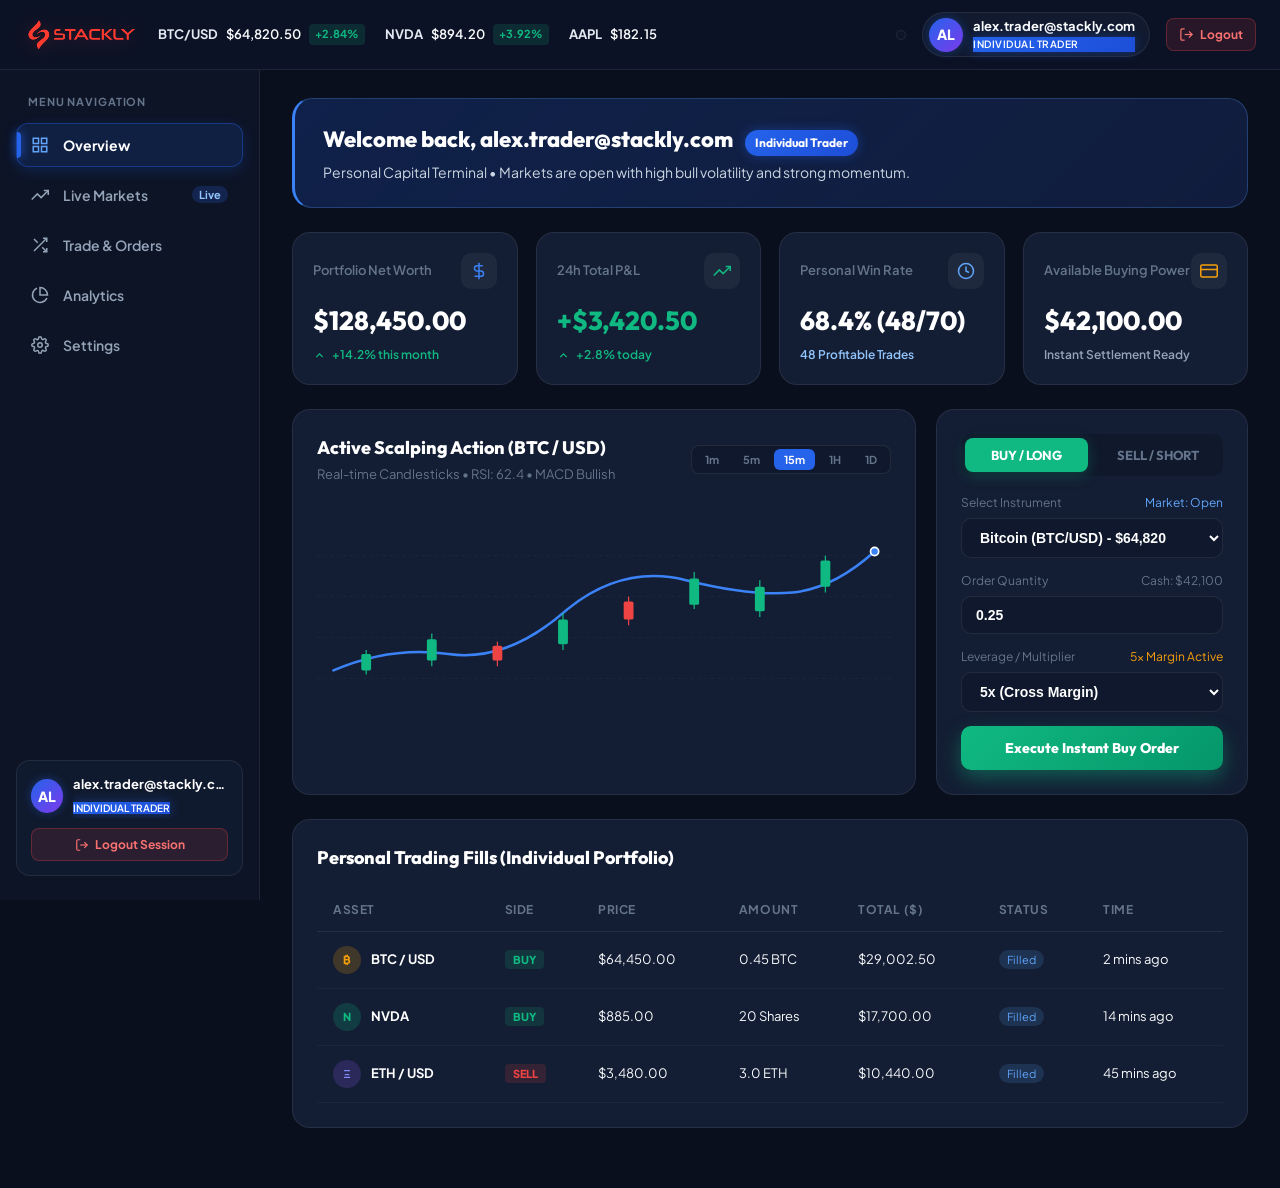
<file: dashboard.html>
﻿<!DOCTYPE html>
<html lang="en">
<head>
  <meta charset="UTF-8">
  <meta name="viewport" content="width=device-width, initial-scale=1.0">
  <title>Stackly Terminal - Real-Time Stock &amp; Crypto Trading Dashboard</title>
  
  <!-- Favicon -->
  <link rel="icon" type="image/svg+xml" href="assets/images/logo-icon.svg">
  
  <!-- Google Fonts: Plus Jakarta Sans & Outfit -->
  <link rel="preconnect" href="https://fonts.googleapis.com">
  <link rel="preconnect" href="https://fonts.gstatic.com" crossorigin>
  <link href="https://fonts.googleapis.com/css2?family=Outfit:wght@400;500;600;700;800&family=Plus+Jakarta+Sans:wght@300;400;500;600;700;800&display=swap" rel="stylesheet">
  
  <!-- Theme Stylesheet & Dashboard Styles -->
  <link rel="stylesheet" href="assets/css/style.css">
  <link rel="stylesheet" href="assets/css/auth-dashboard.css">
</head>
<body class="dash-body role-trader-mode">

  <!-- =========================================================================
       1. Dashboard Top Header Bar
       Includes Mobile Toggle, Logo, Live Market Ticker, Role Switcher, & Logged-in User Email
       ========================================================================= -->
  <header class="dash-header">
    <div class="dash-header-left">
      <!-- Mobile Sidebar Drawer Toggle Button -->
      <button class="dash-mobile-toggle" aria-label="Toggle Dashboard Menu">
        <svg viewBox="0 0 24 24" width="22" height="22" fill="none" stroke="currentColor" stroke-width="2.5"><line x1="3" y1="12" x2="21" y2="12"/><line x1="3" y1="6" x2="21" y2="6"/><line x1="3" y1="18" x2="21" y2="18"/></svg>
      </button>

      <!-- Brand Logo -->
      <a href="index.html" class="dash-brand" aria-label="Stackly Home">
        <img src="assets/images/stackly_.webp" alt="Stackly Logo" class="brand-logo-img" height="38" style="height:38px;width:auto;display:block;">
      </a>

      <!-- Live Market Ticker in Header -->
      <div class="dash-header-ticker" aria-label="Live Market Feeds">
        <div class="ticker-item">
          <span class="ticker-symbol">BTC/USD</span>
          <span>$64,820.50</span>
          <span class="ticker-badge up">+2.84%</span>
        </div>
        <div class="ticker-item">
          <span class="ticker-symbol">NVDA</span>
          <span>$894.20</span>
          <span class="ticker-badge up">+3.92%</span>
        </div>
        <div class="ticker-item">
          <span class="ticker-symbol">AAPL</span>
          <span>$182.15</span>
          <span class="ticker-badge down">-0.45%</span>
        </div>
      </div>
    </div>

    <!-- Header Right Actions: Role Toggle & Logged-in User Email Display -->
    <div class="dash-header-right">
      
      <!-- 2-Role Option Quick Toggle Switcher -->
      <div class="role-quick-toggle" title="Switch Dashboard Workspace Role">
       
      </div>

      <!-- Logged-in User Email Badge Pill -->
      <div class="dash-user-pill">
        <div class="user-avatar-circle" id="userAvatarCircle">AT</div>
        <div class="user-meta">
          <span class="user-email-text" id="userEmailDisplay">alex.trader@stackly.com</span>
          <span class="user-role-badge-tag badge-role-trader" id="userRoleBadge">Individual Trader</span>
        </div>
      </div>

      <!-- Logout Action Button -->
      <button class="btn-header-logout btn-logout-action" id="btnLogoutHeader" title="Logout of Stackly Terminal" onclick="window.location.href='login.html'">
        <svg viewBox="0 0 24 24" width="15" height="15" fill="none" stroke="currentColor" stroke-width="2"><path d="M9 21H5a2 2 0 0 1-2-2V5a2 2 0 0 1 2-2h4"/><polyline points="16 17 21 12 16 7"/><line x1="21" y1="12" x2="9" y2="12"/></svg>
        <span>Logout</span>
      </button>

    </div>
  </header>

  <!-- =========================================================================
       2. Dashboard Layout: Left 5-Option Sidebar & Option-Related Content Panels
       ========================================================================= -->
  <div class="dash-layout">
    
    <!-- Mobile Sidebar Backdrop Overlay -->
    <div class="sidebar-backdrop"></div>

    <!-- LEFT SIDEBAR: ONLY 5 SIDEBAR OPTIONS AS SPECIFIED -->
    <aside class="dash-sidebar" aria-label="Dashboard Sidebar">
      <div>
        <div class="sidebar-nav-title">Menu Navigation</div>
        
        <!-- EXACTLY 5 SIDEBAR OPTIONS -->
        <ul class="sidebar-menu">
          
          <!-- Option 1: Overview -->
          <li class="sidebar-item">
            <button class="sidebar-btn active" data-view="overview">
              <svg viewBox="0 0 24 24" width="18" height="18" fill="none" stroke-width="2"><rect x="3" y="3" width="7" height="7"/><rect x="14" y="3" width="7" height="7"/><rect x="14" y="14" width="7" height="7"/><rect x="3" y="14" width="7" height="7"/></svg>
              <span>Overview</span>
            </button>
          </li>

          <!-- Option 2: Live Markets -->
          <li class="sidebar-item">
            <button class="sidebar-btn" data-view="markets">
              <svg viewBox="0 0 24 24" width="18" height="18" fill="none" stroke-width="2"><polyline points="23 6 13.5 15.5 8.5 10.5 1 18"/><polyline points="17 6 23 6 23 12"/></svg>
              <span>Live Markets</span>
              <span class="sidebar-badge">Live</span>
            </button>
          </li>

          <!-- Option 3: Trade & Orders -->
          <li class="sidebar-item">
            <button class="sidebar-btn" data-view="orders">
              <svg viewBox="0 0 24 24" width="18" height="18" fill="none" stroke-width="2"><path d="M16 3h5v5"/><path d="M4 20L21 3"/><path d="M21 16v5h-5"/><path d="M15 15l6 6"/><path d="M4 4l5 5"/></svg>
              <span>Trade &amp; Orders</span>
            </button>
          </li>

          <!-- Option 4: Analytics -->
          <li class="sidebar-item">
            <button class="sidebar-btn" data-view="analytics">
              <svg viewBox="0 0 24 24" width="18" height="18" fill="none" stroke-width="2"><path d="M21.21 15.89A10 10 0 1 1 8 2.83"/><path d="M22 12A10 10 0 0 0 12 2v10z"/></svg>
              <span>Analytics</span>
            </button>
          </li>

          <!-- Option 5: Settings -->
          <li class="sidebar-item">
            <button class="sidebar-btn" data-view="settings">
              <svg viewBox="0 0 24 24" width="18" height="18" fill="none" stroke-width="2"><circle cx="12" cy="12" r="3"/><path d="M19.4 15a1.65 1.65 0 0 0 .33 1.82l.06.06a2 2 0 0 1 0 2.83 2 2 0 0 1-2.83 0l-.06-.06a1.65 1.65 0 0 0-1.82-.33 1.65 1.65 0 0 0-1 1.51V21a2 2 0 0 1-2 2 2 2 0 0 1-2-2v-.09A1.65 1.65 0 0 0 9 19.4a1.65 1.65 0 0 0-1.82.33l-.06.06a2 2 0 0 1-2.83 0 2 2 0 0 1 0-2.83l.06-.06a1.65 1.65 0 0 0 .33-1.82 1.65 1.65 0 0 0-1.51-1H3a2 2 0 0 1-2-2 2 2 0 0 1 2-2h.09A1.65 1.65 0 0 0 4.6 9a1.65 1.65 0 0 0-.33-1.82l-.06-.06a2 2 0 0 1 0-2.83 2 2 0 0 1 2.83 0l.06.06a1.65 1.65 0 0 0 1.82.33H9a1.65 1.65 0 0 0 1-1.51V3a2 2 0 0 1 2-2 2 2 0 0 1 2 2v.09a1.65 1.65 0 0 0 1 1.51 1.65 1.65 0 0 0 1.82-.33l.06-.06a2 2 0 0 1 2.83 0 2 2 0 0 1 0 2.83l-.06.06a1.65 1.65 0 0 0-.33 1.82V9a1.65 1.65 0 0 0 1.51 1H21a2 2 0 0 1 2 2 2 2 0 0 1-2 2h-.09a1.65 1.65 0 0 0-1.51 1z"/></svg>
              <span>Settings</span>
            </button>
          </li>

        </ul>
      </div>

      <!-- Sidebar Bottom: Logged-in User Account Card & Logout -->
      <div class="sidebar-footer-card">
        <div class="sidebar-user-info">
          <div class="user-avatar-circle">AT</div>
          <div class="sidebar-user-details">
            <span class="sidebar-email" id="sidebarUserEmail">alex.trader@stackly.com</span>
            <span class="sidebar-role-tag" id="sidebarRoleTag">Individual Trader</span>
          </div>
        </div>
        <button class="btn-header-logout btn-logout-action" id="sidebarLogoutBtn" style="width: 100%; justify-content: center;" onclick="window.location.href='login.html'">
          <svg viewBox="0 0 24 24" width="14" height="14" fill="none" stroke="currentColor" stroke-width="2"><path d="M9 21H5a2 2 0 0 1-2-2V5a2 2 0 0 1 2-2h4"/><polyline points="16 17 21 12 16 7"/><line x1="21" y1="12" x2="9" y2="12"/></svg>
          Logout Session
        </button>
      </div>
    </aside>

    <!-- =======================================================================
         MAIN CONTENT AREA: OPTION-RELATED CONTENTS (5 SWITCHABLE VIEWS)
         ======================================================================= -->
    <main class="dash-content-area">

      <!-- =====================================================================
           VIEW 1: OVERVIEW
           ===================================================================== -->
      <section class="dash-view-panel active" id="view-overview">
        
        <!-- ======================= TRADER OVERVIEW ======================= -->
        <div class="role-content-trader">
          <!-- Trader Welcome Banner -->
          <div class="dash-welcome-card trader-card">
            <div class="welcome-info">
              <h2>Welcome back, <span class="user-email-display">alex.trader@stackly.com</span> <span class="welcome-badge-role badge-role-trader">Individual Trader</span></h2>
              <p>Personal Capital Terminal &bull; Markets are open with high bull volatility and strong momentum.</p>
            </div>
            <div class="welcome-action-pill">
             
            </div>
          </div>

          <!-- Trader 4 Top Stat Cards -->
          <div class="dash-stat-grid">
            <div class="dash-stat-card">
              <div class="stat-card-header">
                <span class="stat-card-title">Portfolio Net Worth</span>
                <div class="stat-card-icon" style="color: #3B82F6;">
                  <svg viewBox="0 0 24 24" width="18" height="18" fill="none" stroke="currentColor" stroke-width="2"><line x1="12" y1="1" x2="12" y2="23"/><path d="M17 5H9.5a3.5 3.5 0 0 0 0 7h5a3.5 3.5 0 0 1 0 7H6"/></svg>
                </div>
              </div>
              <div class="stat-card-value">$128,450.00</div>
              <div class="stat-card-sub" style="color: var(--trade-green);">
                <svg viewBox="0 0 24 24" width="13" height="13" fill="none" stroke="currentColor" stroke-width="2.5"><polyline points="18 15 12 9 6 15"/></svg>
                +14.2% this month
              </div>
            </div>

            <div class="dash-stat-card">
              <div class="stat-card-header">
                <span class="stat-card-title">24h Total P&amp;L</span>
                <div class="stat-card-icon" style="color: var(--trade-green);">
                  <svg viewBox="0 0 24 24" width="18" height="18" fill="none" stroke="currentColor" stroke-width="2"><polyline points="23 6 13.5 15.5 8.5 10.5 1 18"/><polyline points="17 6 23 6 23 12"/></svg>
                </div>
              </div>
              <div class="stat-card-value" style="color: var(--trade-green);">+$3,420.50</div>
              <div class="stat-card-sub" style="color: var(--trade-green);">
                <svg viewBox="0 0 24 24" width="13" height="13" fill="none" stroke="currentColor" stroke-width="2.5"><polyline points="18 15 12 9 6 15"/></svg>
                +2.8% today
              </div>
            </div>

            <div class="dash-stat-card">
              <div class="stat-card-header">
                <span class="stat-card-title">Personal Win Rate</span>
                <div class="stat-card-icon" style="color: #60A5FA;">
                  <svg viewBox="0 0 24 24" width="18" height="18" fill="none" stroke="currentColor" stroke-width="2"><circle cx="12" cy="12" r="10"/><path d="M12 6v6l4 2"/></svg>
                </div>
              </div>
              <div class="stat-card-value">68.4% (48/70)</div>
              <div class="stat-card-sub" style="color: #93C5FD;">48 Profitable Trades</div>
            </div>

            <div class="dash-stat-card">
              <div class="stat-card-header">
                <span class="stat-card-title">Available Buying Power</span>
                <div class="stat-card-icon" style="color: #F59E0B;">
                  <svg viewBox="0 0 24 24" width="18" height="18" fill="none" stroke="currentColor" stroke-width="2"><rect x="1" y="4" width="22" height="16" rx="2" ry="2"/><line x1="1" y1="10" x2="23" y2="10"/></svg>
                </div>
              </div>
              <div class="stat-card-value">$42,100.00</div>
              <div class="stat-card-sub" style="color: #94A3B8;">Instant Settlement Ready</div>
            </div>
          </div>

          <!-- Trader 2-Column Analytics Row -->
          <div class="dash-analytics-row">
            <!-- Scalping Chart -->
            <div class="chart-card">
              <div class="chart-card-header">
                <div class="chart-title-wrap">
                  <h3>Active Scalping Action (BTC / USD)</h3>
                  <span style="font-size: 13px; color: var(--dash-text-muted);">Real-time Candlesticks &bull; RSI: 62.4 &bull; MACD Bullish</span>
                </div>
                <div class="chart-timeframe-pills">
                  <button class="tf-pill">1m</button>
                  <button class="tf-pill">5m</button>
                  <button class="tf-pill active">15m</button>
                  <button class="tf-pill">1H</button>
                  <button class="tf-pill">1D</button>
                </div>
              </div>

              <!-- Candlestick SVG Mock -->
              <svg class="candlestick-chart-svg" viewBox="0 0 700 220" fill="none">
                <line x1="0" y1="40" x2="700" y2="40" stroke="rgba(255,255,255,0.05)" stroke-dasharray="4 4"/>
                <line x1="0" y1="90" x2="700" y2="90" stroke="rgba(255,255,255,0.05)" stroke-dasharray="4 4"/>
                <line x1="0" y1="140" x2="700" y2="140" stroke="rgba(255,255,255,0.05)" stroke-dasharray="4 4"/>
                <line x1="0" y1="190" x2="700" y2="190" stroke="rgba(255,255,255,0.05)" stroke-dasharray="4 4"/>
                <path d="M20 180 Q 90 150 160 160 T 300 110 T 450 70 T 580 85 T 680 35 L 680 210 L 20 210 Z" fill="url(#chartGradient)"/>
                <path d="M20 180 Q 90 150 160 160 T 300 110 T 450 70 T 580 85 T 680 35" stroke="#3B82F6" stroke-width="3" stroke-linecap="round"/>
                <line x1="60" y1="155" x2="60" y2="185" stroke="#10B981" stroke-width="1.5"/><rect x="54" y="160" width="12" height="20" rx="2" fill="#10B981"/>
                <line x1="140" y1="135" x2="140" y2="175" stroke="#10B981" stroke-width="1.5"/><rect x="134" y="142" width="12" height="26" rx="2" fill="#10B981"/>
                <line x1="220" y1="145" x2="220" y2="175" stroke="#EF4444" stroke-width="1.5"/><rect x="214" y="150" width="12" height="18" rx="2" fill="#EF4444"/>
                <line x1="300" y1="110" x2="300" y2="155" stroke="#10B981" stroke-width="1.5"/><rect x="294" y="118" width="12" height="30" rx="2" fill="#10B981"/>
                <line x1="380" y1="90" x2="380" y2="125" stroke="#EF4444" stroke-width="1.5"/><rect x="374" y="96" width="12" height="22" rx="2" fill="#EF4444"/>
                <line x1="460" y1="60" x2="460" y2="105" stroke="#10B981" stroke-width="1.5"/><rect x="454" y="68" width="12" height="32" rx="2" fill="#10B981"/>
                <line x1="540" y1="70" x2="540" y2="115" stroke="#10B981" stroke-width="1.5"/><rect x="534" y="78" width="12" height="30" rx="2" fill="#10B981"/>
                <line x1="620" y1="40" x2="620" y2="85" stroke="#10B981" stroke-width="1.5"/><rect x="614" y="46" width="12" height="32" rx="2" fill="#10B981"/>
                <circle cx="680" cy="35" r="5" fill="#3B82F6" stroke="#FFFFFF" stroke-width="2"/>
              </svg>
            </div>

            <!-- Retail Buy / Sell Widget -->
            <div class="quick-trade-card">
              <div>
                <div class="trade-toggle-pills">
                  <button type="button" class="trade-btn-tab buy active">BUY / LONG</button>
                  <button type="button" class="trade-btn-tab sell">SELL / SHORT</button>
                </div>
                <div class="trade-input-row">
                  <label><span>Select Instrument</span><span style="color: #60A5FA;">Market: Open</span></label>
                  <select id="tradeAssetSelect" class="trade-field">
                    <option value="BTC/USD">Bitcoin (BTC/USD) - $64,820</option>
                    <option value="NVDA">NVIDIA Corp (NVDA) - $894.20</option>
                    <option value="AAPL">Apple Inc (AAPL) - $182.15</option>
                    <option value="ETH/USD">Ethereum (ETH/USD) - $3,450</option>
                    <option value="SOL/USD">Solana (SOL/USD) - $148.60</option>
                  </select>
                </div>
                <div class="trade-input-row">
                  <label><span>Order Quantity</span><span>Cash: $42,100</span></label>
                  <input type="number" id="tradeAmountInput" class="trade-field" value="0.25" step="0.01">
                </div>
                <div class="trade-input-row">
                  <label><span>Leverage / Multiplier</span><span style="color: #F59E0B;">5x Margin Active</span></label>
                  <select class="trade-field">
                    <option>1x (Spot No Leverage)</option>
                    <option selected>5x (Cross Margin)</option>
                    <option>10x (Pro Margin)</option>
                    <option>20x (Max Volatility)</option>
                  </select>
                </div>
              </div>
              <button type="button" class="btn-execute-order" id="btnExecuteOrder" onclick="window.location.href='404.html'">Execute Instant Buy Order</button>
            </div>
          </div>

          <!-- Trader Executions Table -->
          <div class="dash-table-card">
            <h3>Personal Trading Fills (Individual Portfolio)</h3>
            <div class="dash-table-wrapper">
              <table class="dash-table">
                <thead>
                  <tr>
                    <th>Asset</th><th>Side</th><th>Price</th><th>Amount</th><th>Total ($)</th><th>Status</th><th>Time</th>
                  </tr>
                </thead>
                <tbody>
                  <tr>
                    <td><div class="asset-cell"><div class="asset-badge-icon" style="background: rgba(245,158,11,0.2); color: #F59E0B;">₿</div><span>BTC / USD</span></div></td>
                    <td><span class="side-badge buy">BUY</span></td>
                    <td>$64,450.00</td><td>0.45 BTC</td><td>$29,002.50</td><td><span class="status-pill">Filled</span></td><td>2 mins ago</td>
                  </tr>
                  <tr>
                    <td><div class="asset-cell"><div class="asset-badge-icon" style="background: rgba(16,185,129,0.2); color: #10B981;">N</div><span>NVDA</span></div></td>
                    <td><span class="side-badge buy">BUY</span></td>
                    <td>$885.00</td><td>20 Shares</td><td>$17,700.00</td><td><span class="status-pill">Filled</span></td><td>14 mins ago</td>
                  </tr>
                  <tr>
                    <td><div class="asset-cell"><div class="asset-badge-icon" style="background: rgba(139,92,246,0.2); color: #818CF8;">Ξ</div><span>ETH / USD</span></div></td>
                    <td><span class="side-badge sell">SELL</span></td>
                    <td>$3,480.00</td><td>3.0 ETH</td><td>$10,440.00</td><td><span class="status-pill">Filled</span></td><td>45 mins ago</td>
                  </tr>
                </tbody>
              </table>
            </div>
          </div>
        </div>

        <!-- ======================= INSTITUTIONAL MANAGER OVERVIEW ======================= -->
        <div class="role-content-manager">
          <!-- Institutional Welcome Banner -->
          <div class="dash-welcome-card institutional-card">
            <div class="welcome-info">
              <h2>Institutional Desk: <span class="user-email-display">alex.trader@stackly.com</span> <span class="welcome-badge-role badge-role-manager">Fund Manager</span></h2>
              <p>Global Macro Alpha Fund IV &bull; Multi-Asset Custody &bull; Tier-1 Prime Broker FIX 4.4 Engine Active</p>
            </div>
            <div class="welcome-action-pill">
              <span class="auth-visual-badge" style="background: rgba(124,58,237,0.2); color: #C4B5FD; border-color: rgba(124,58,237,0.4); margin: 0;">
                <span class="algo-status-dot active"></span>
                14 Quant Algos Running
              </span>
            </div>
          </div>

          <!-- Institutional 4 Top Stat Cards -->
          <div class="dash-stat-grid">
            <div class="dash-stat-card institutional-card">
              <div class="stat-card-header">
                <span class="stat-card-title">Total Institutional AUM</span>
                <div class="stat-card-icon" style="color: #A78BFA; background: rgba(124,58,237,0.15);">
                  <svg viewBox="0 0 24 24" width="18" height="18" fill="none" stroke="currentColor" stroke-width="2"><rect x="2" y="7" width="20" height="14" rx="2" ry="2"/><path d="M16 21V5a2 2 0 0 0-2-2h-4a2 2 0 0 0-2 2v16"/></svg>
                </div>
              </div>
              <div class="stat-card-value">$48,250,000.00</div>
              <div class="stat-card-sub" style="color: var(--trade-green);">
                <svg viewBox="0 0 24 24" width="13" height="13" fill="none" stroke="currentColor" stroke-width="2.5"><polyline points="18 15 12 9 6 15"/></svg>
                +8.7% Q3 Net Alpha
              </div>
            </div>

            <div class="dash-stat-card institutional-card">
              <div class="stat-card-header">
                <span class="stat-card-title">Daily Fund Alpha</span>
                <div class="stat-card-icon" style="color: var(--trade-green); background: rgba(16,185,129,0.15);">
                  <svg viewBox="0 0 24 24" width="18" height="18" fill="none" stroke="currentColor" stroke-width="2"><polyline points="23 6 13.5 15.5 8.5 10.5 1 18"/><polyline points="17 6 23 6 23 12"/></svg>
                </div>
              </div>
              <div class="stat-card-value" style="color: var(--trade-green);">+$1,280,450.00</div>
              <div class="stat-card-sub" style="color: var(--trade-green);">+2.65% vs SPX Benchmark</div>
            </div>

            <div class="dash-stat-card institutional-card">
              <div class="stat-card-header">
                <span class="stat-card-title">Active Quant Strategies</span>
                <div class="stat-card-icon" style="color: #60A5FA; background: rgba(59,130,246,0.15);">
                  <svg viewBox="0 0 24 24" width="18" height="18" fill="none" stroke="currentColor" stroke-width="2"><polygon points="13 2 3 14 12 14 11 22 21 10 12 10 13 2"/></svg>
                </div>
              </div>
              <div class="stat-card-value">14 Running</div>
              <div class="stat-card-sub" style="color: #C4B5FD;">HFT, Stat-Arb &amp; Vol-Surface</div>
            </div>

            <div class="dash-stat-card institutional-card">
              <div class="stat-card-header">
                <span class="stat-card-title">Dark Pool Liquidity</span>
                <div class="stat-card-icon" style="color: #F59E0B; background: rgba(245,158,11,0.15);">
                  <svg viewBox="0 0 24 24" width="18" height="18" fill="none" stroke="currentColor" stroke-width="2"><circle cx="12" cy="12" r="10"/><path d="M12 2a15.3 15.3 0 0 1 4 10 15.3 15.3 0 0 1-4 10 15.3 15.3 0 0 1-4-10 15.3 15.3 0 0 1 4-10z"/></svg>
                </div>
              </div>
              <div class="stat-card-value">$14,500,000.00</div>
              <div class="stat-card-sub" style="color: #94A3B8;">BNY Mellon Prime Custody</div>
            </div>
          </div>

          <!-- Manager 2-Column Analytics Row -->
          <div class="dash-analytics-row">
            <!-- Institutional Yield & Alpha Chart -->
            <div class="chart-card institutional-card">
              <div class="chart-card-header">
                <div class="chart-title-wrap">
                  <h3>Fund Macro Yield Curve vs S&amp;P 500 Benchmark</h3>
                  <span style="font-size: 13px; color: var(--dash-text-muted);">Alpha Spread: +4.8% &bull; Implied Volatility VIX: 14.2 &bull; Beta: 0.42</span>
                </div>
                <div class="chart-timeframe-pills">
                  <button class="tf-pill">1D</button>
                  <button class="tf-pill">1W</button>
                  <button class="tf-pill active">1M</button>
                  <button class="tf-pill">QTD</button>
                  <button class="tf-pill">YTD</button>
                </div>
              </div>

              <!-- Multi-Line Institutional Alpha Curve SVG -->
              <svg class="candlestick-chart-svg" viewBox="0 0 700 220" fill="none">
                <line x1="0" y1="40" x2="700" y2="40" stroke="rgba(255,255,255,0.05)" stroke-dasharray="4 4"/>
                <line x1="0" y1="90" x2="700" y2="90" stroke="rgba(255,255,255,0.05)" stroke-dasharray="4 4"/>
                <line x1="0" y1="140" x2="700" y2="140" stroke="rgba(255,255,255,0.05)" stroke-dasharray="4 4"/>
                <line x1="0" y1="190" x2="700" y2="190" stroke="rgba(255,255,255,0.05)" stroke-dasharray="4 4"/>
                <!-- SPX Benchmark line (gray/muted) -->
                <path d="M20 160 Q 150 145 280 150 T 450 135 T 680 115" stroke="rgba(148, 163, 184, 0.5)" stroke-width="2" stroke-dasharray="6 4"/>
                <!-- Fund Alpha Curve (Purple & Cyan Glow) -->
                <defs>
                  <linearGradient id="fundAlphaGrad" x1="0" y1="0" x2="0" y2="1">
                    <stop offset="0%" stop-color="#8B5CF6" stop-opacity="0.4"/>
                    <stop offset="100%" stop-color="#8B5CF6" stop-opacity="0.0"/>
                  </linearGradient>
                </defs>
                <path d="M20 170 Q 120 130 220 110 T 400 80 T 540 50 T 680 25 L 680 210 L 20 210 Z" fill="url(#fundAlphaGrad)"/>
                <path d="M20 170 Q 120 130 220 110 T 400 80 T 540 50 T 680 25" stroke="#A78BFA" stroke-width="3.5" stroke-linecap="round"/>
                <circle cx="680" cy="25" r="5" fill="#A78BFA" stroke="#FFFFFF" stroke-width="2"/>
                <text x="600" y="20" fill="#C4B5FD" font-size="11" font-weight="700">Fund Alpha: +8.7%</text>
                <text x="590" y="110" fill="#94A3B8" font-size="11">S&amp;P 500: +3.9%</text>
              </svg>
            </div>

            <!-- Institutional Smart Execution Desk -->
            <div class="quick-trade-card institutional-card">
              <div>
                <div style="font-family: var(--font-heading); font-size: 16px; font-weight: 800; color: #FFFFFF; margin-bottom: 14px; display: flex; justify-content: space-between;">
                  <span>Smart Order Routing (SOR)</span>
                  <span style="font-size: 11px; color: #10B981;">FIX 4.4 Online</span>
                </div>
                <div class="trade-input-row">
                  <label><span>Execution Algorithm</span><span>Dark Liquidity</span></label>
                  <select class="trade-field">
                    <option>VWAP (Volume Weighted Avg Price)</option>
                    <option>TWAP (Time Weighted Avg Price)</option>
                    <option>Dark Iceberg (Hidden Block Fills)</option>
                    <option>Implementation Shortfall Minimizer</option>
                  </select>
                </div>
                <div class="trade-input-row">
                  <label><span>Notional Block Size</span><span>Prime Limit: $50M</span></label>
                  <input type="text" class="trade-field" value="$1,000,000 USD (500k Blocks)">
                </div>
                <div class="trade-input-row">
                  <label><span>Clearing &amp; Custody Destination</span><span>Segregated A/C</span></label>
                  <select class="trade-field">
                    <option>BNY Mellon Global Prime</option>
                    <option>State Street Custody Account</option>
                    <option>J.P. Morgan Institutional Clearing</option>
                  </select>
                </div>
              </div>
              <button type="button" class="btn-execute-order" style="background: linear-gradient(135deg, #7C3AED 0%, #4F46E5 100%); box-shadow: 0 8px 20px rgba(124, 58, 237, 0.4);" onclick="window.location.href='404.html'">
                Engage Institutional Algorithm
              </button>
            </div>
          </div>

          <!-- Institutional Block Orders Table -->
          <div class="dash-table-card institutional-card">
            <h3>Recent Institutional Block Executions (Cross Trades)</h3>
            <div class="dash-table-wrapper">
              <table class="dash-table">
                <thead>
                  <tr>
                    <th>Asset / Contract</th><th>Algorithm</th><th>Block Size</th><th>Executed Notional</th><th>Counterparty / Venue</th><th>Slippage</th><th>Time</th>
                  </tr>
                </thead>
                <tbody>
                  <tr>
                    <td><div class="asset-cell"><div class="asset-badge-icon" style="background: rgba(124,58,237,0.2); color: #A78BFA;">TB</div><span>US 10Y T-Bill</span></div></td>
                    <td><span class="status-pill" style="background: rgba(124,58,237,0.15); color: #C4B5FD;">TWAP Desk</span></td>
                    <td>$2,500,000</td><td>$2,500,000.00</td><td>Citadel Securities Dark</td><td>0.001 bps</td><td>10 mins ago</td>
                  </tr>
                  <tr>
                    <td><div class="asset-cell"><div class="asset-badge-icon" style="background: rgba(59,130,246,0.2); color: #60A5FA;">SP</div><span>S&amp;P 500 Futures</span></div></td>
                    <td><span class="status-pill" style="background: rgba(59,130,246,0.15); color: #93C5FD;">VWAP Multi</span></td>
                    <td>5,000 Contracts</td><td>$25,940,000.00</td><td>CME Globex Match</td><td>0.004 bps</td><td>32 mins ago</td>
                  </tr>
                  <tr>
                    <td><div class="asset-cell"><div class="asset-badge-icon" style="background: rgba(245,158,11,0.2); color: #F59E0B;">₿</div><span>BTC OTC Custody</span></div></td>
                    <td><span class="status-pill" style="background: rgba(245,158,11,0.15); color: #FCD34D;">Iceberg Cross</span></td>
                    <td>50.0 BTC</td><td>$3,241,025.00</td><td>Coinbase Prime Broker</td><td>0.000 bps</td><td>1 hour ago</td>
                  </tr>
                </tbody>
              </table>
            </div>
          </div>
        </div>

      </section>

      <!-- =====================================================================
           VIEW 2: LIVE MARKETS
           ===================================================================== -->
      <section class="dash-view-panel" id="view-markets">
        
        <!-- TRADER MARKETS -->
        <div class="role-content-trader">
          <div class="view-header">
            <div class="view-title-group">
              <h1>Retail Active Watchlist &amp; Spot Markets</h1>
              <p>Top stock &amp; cryptocurrency pairs with live price movement and instant order triggers.</p>
            </div>
            <div class="view-actions">
              <span class="auth-visual-badge" style="margin: 0;"><span class="dot"></span> Retail Streaming</span>
            </div>
          </div>

          <div class="markets-filter-bar">
            <div class="market-category-tabs">
              <button class="cat-tab-btn active" data-cat="all">All Watchlist</button>
              <button class="cat-tab-btn" data-cat="stocks">Tech Stocks</button>
              <button class="cat-tab-btn" data-cat="crypto">Crypto</button>
            </div>
            <div class="market-search-box">
              <span class="market-search-icon"><svg viewBox="0 0 24 24" width="16" height="16" fill="none" stroke="currentColor" stroke-width="2"><circle cx="11" cy="11" r="8"/><line x1="21" y1="21" x2="16.65" y2="16.65"/></svg></span>
              <input type="text" class="market-search-input" placeholder="Search ticker...">
            </div>
          </div>

          <div class="dash-table-card">
            <div class="dash-table-wrapper">
              <table class="dash-table">
                <thead>
                  <tr><th>Instrument</th><th>Type</th><th>Price</th><th>24h Change</th><th>24h Range</th><th>24h Volume</th><th>Action</th></tr>
                </thead>
                <tbody>
                  <tr class="market-data-row" data-category="crypto">
                    <td><div class="asset-cell"><div class="asset-badge-icon" style="background: rgba(245,158,11,0.2); color: #F59E0B;">₿</div><div><div>Bitcoin</div><span style="font-size:11px;color:var(--dash-text-muted);">BTC/USD</span></div></div></td>
                    <td>Crypto</td><td style="font-weight:700;">$64,820.50</td><td style="color:var(--trade-green);font-weight:700;">+2.84%</td><td>$65,100 / $63,200</td><td>$32.4B</td>
                    <td><button class="btn-table-trade" onclick="window.location.href='404.html'">1-Click Trade</button></td>
                  </tr>
                  <tr class="market-data-row" data-category="stocks">
                    <td><div class="asset-cell"><div class="asset-badge-icon" style="background: rgba(16,185,129,0.2); color: #10B981;">N</div><div><div>NVIDIA Corp</div><span style="font-size:11px;color:var(--dash-text-muted);">NVDA &bull; NASDAQ</span></div></div></td>
                    <td>Stock</td><td style="font-weight:700;">$894.20</td><td style="color:var(--trade-green);font-weight:700;">+3.92%</td><td>$902.50 / $876.10</td><td>$18.6B</td>
                    <td><button class="btn-table-trade" onclick="window.location.href='404.html'">1-Click Trade</button></td>
                  </tr>
                  <tr class="market-data-row" data-category="stocks">
                    <td><div class="asset-cell"><div class="asset-badge-icon" style="background: rgba(96,165,250,0.2); color: #60A5FA;">A</div><div><div>Apple Inc</div><span style="font-size:11px;color:var(--dash-text-muted);">AAPL &bull; NASDAQ</span></div></div></td>
                    <td>Stock</td><td style="font-weight:700;">$182.15</td><td style="color:var(--trade-red);font-weight:700;">-0.45%</td><td>$183.90 / $181.40</td><td>$9.2B</td>
                    <td><button class="btn-table-trade" onclick="window.location.href='404.html'">1-Click Trade</button></td>
                  </tr>
                  <tr class="market-data-row" data-category="crypto">
                    <td><div class="asset-cell"><div class="asset-badge-icon" style="background: rgba(139,92,246,0.2); color: #A78BFA;">Ξ</div><div><div>Ethereum</div><span style="font-size:11px;color:var(--dash-text-muted);">ETH/USD</span></div></div></td>
                    <td>Crypto</td><td style="font-weight:700;">$3,450.80</td><td style="color:var(--trade-green);font-weight:700;">+1.72%</td><td>$3,490 / $3,380</td><td>$14.8B</td>
                    <td><button class="btn-table-trade" onclick="window.location.href='404.html'">1-Click Trade</button></td>
                  </tr>
                  <tr class="market-data-row" data-category="stocks">
                    <td><div class="asset-cell"><div class="asset-badge-icon" style="background: rgba(239,68,68,0.2); color: #EF4444;">T</div><div><div>Tesla Inc</div><span style="font-size:11px;color:var(--dash-text-muted);">TSLA &bull; NASDAQ</span></div></div></td>
                    <td>Stock</td><td style="font-weight:700;">$175.40</td><td style="color:var(--trade-green);font-weight:700;">+1.85%</td><td>$178.20 / $171.50</td><td>$11.4B</td>
                    <td><button class="btn-table-trade" onclick="window.location.href='404.html'">1-Click Trade</button></td>
                  </tr>
                </tbody>
              </table>
            </div>
          </div>
        </div>

        <!-- INSTITUTIONAL MANAGER MARKETS -->
        <div class="role-content-manager">
          <div class="view-header">
            <div class="view-title-group">
              <h1>Global Macro &amp; Prime Institutional Instruments</h1>
              <p>Government yields, index futures, dark pool OTC liquidity, and currency basis swaps.</p>
            </div>
            <div class="view-actions">
              <span class="auth-visual-badge" style="background: rgba(124,58,237,0.2); color: #C4B5FD; border-color: rgba(124,58,237,0.4); margin: 0;">
                <span class="algo-status-dot active"></span> Prime Feeds Active
              </span>
            </div>
          </div>

          <div class="dash-table-card institutional-card">
            <div class="dash-table-wrapper">
              <table class="dash-table">
                <thead>
                  <tr><th>Macro Benchmark</th><th>Asset Class</th><th>Live Yield / Rate</th><th>Basis Spread</th><th>Implied Vol (IV)</th><th>Open Interest</th><th>Prime Clearing Venue</th></tr>
                </thead>
                <tbody>
                  <tr>
                    <td><div class="asset-cell"><div class="asset-badge-icon" style="background: rgba(124,58,237,0.2); color: #A78BFA;">10Y</div><div><div>US 10-Year Treasury Note</div><span style="font-size:11px;color:var(--dash-text-muted);">US10Y &bull; Fixed Income</span></div></div></td>
                    <td>Sovereign Debt</td><td style="font-weight:700;">4.282%</td><td style="color:var(--trade-green);font-weight:700;">-2.4 bps</td><td>12.8%</td><td>$420B Notional</td><td>DTCC / Fedwire</td>
                  </tr>
                  <tr>
                    <td><div class="asset-cell"><div class="asset-badge-icon" style="background: rgba(59,130,246,0.2); color: #60A5FA;">ES</div><div><div>S&amp;P 500 E-Mini Futures</div><span style="font-size:11px;color:var(--dash-text-muted);">ESM26 &bull; CME</span></div></div></td>
                    <td>Equity Index</td><td style="font-weight:700;">5,188.75</td><td style="color:var(--trade-green);font-weight:700;">+0.68%</td><td>14.2% VIX</td><td>2.4M Contracts</td><td>CME Clearing</td>
                  </tr>
                  <tr>
                    <td><div class="asset-cell"><div class="asset-badge-icon" style="background: rgba(245,158,11,0.2); color: #F59E0B;">CL</div><div><div>Crude Oil WTI Futures</div><span style="font-size:11px;color:var(--dash-text-muted);">CL1! &bull; NYMEX</span></div></div></td>
                    <td>Commodity</td><td style="font-weight:700;">$78.40/bbl</td><td style="color:var(--trade-red);font-weight:700;">-1.12%</td><td>26.4%</td><td>1.8M Contracts</td><td>NYMEX ClearPort</td>
                  </tr>
                  <tr>
                    <td><div class="asset-cell"><div class="asset-badge-icon" style="background: rgba(16,185,129,0.2); color: #10B981;">DX</div><div><div>US Dollar Index (DXY)</div><span style="font-size:11px;color:var(--dash-text-muted);">USDX &bull; ICE</span></div></div></td>
                    <td>Currency Basket</td><td style="font-weight:700;">104.20</td><td style="color:var(--trade-green);font-weight:700;">+0.18%</td><td>8.4%</td><td>$18.5B</td><td>ICE Clear US</td>
                  </tr>
                  <tr>
                    <td><div class="asset-cell"><div class="asset-badge-icon" style="background: rgba(99,102,241,0.2); color: #818CF8;">IB</div><div><div>Institutional Bitcoin ETF</div><span style="font-size:11px;color:var(--dash-text-muted);">IBIT &bull; NASDAQ</span></div></div></td>
                    <td>Digital Asset Custody</td><td style="font-weight:700;">$38.42</td><td style="color:var(--trade-green);font-weight:700;">+3.15%</td><td>45.0%</td><td>$21.4B AUM</td><td>State Street Custody</td>
                  </tr>
                </tbody>
              </table>
            </div>
          </div>
        </div>

      </section>

      <!-- =====================================================================
           VIEW 3: TRADE & ORDERS
           ===================================================================== -->
      <section class="dash-view-panel" id="view-orders">
        
        <!-- TRADER ORDERS -->
        <div class="role-content-trader">
          <div class="view-header">
            <div class="view-title-group">
              <h1>Retail Order Routing &amp; Limit Books</h1>
              <p>Manual trade execution, stop-loss orders, and leverage limits.</p>
            </div>
          </div>

          <div class="trade-view-grid">
            <div class="orderbook-card">
              <h3 style="font-family:var(--font-heading);margin-bottom:14px;font-size:17px;">BTC/USD Active Order Depth</h3>
              <div style="font-size:11px;color:var(--dash-text-muted);display:flex;justify-content:space-between;border-bottom:1px solid var(--dash-border);padding-bottom:6px;margin-bottom:8px;">
                <span>Price (USD)</span><span>Size (BTC)</span><span>Total ($)</span>
              </div>
              <div class="orderbook-row"><div class="orderbook-depth-bar ask" style="width:75%;"></div><span class="price-ask">64,850.00</span><span>0.84</span><span>54,474</span></div>
              <div class="orderbook-row"><div class="orderbook-depth-bar ask" style="width:55%;"></div><span class="price-ask">64,840.00</span><span>0.62</span><span>40,200</span></div>
              <div class="orderbook-row"><div class="orderbook-depth-bar ask" style="width:35%;"></div><span class="price-ask">64,830.00</span><span>0.41</span><span>26,580</span></div>
              <div style="background:rgba(255,255,255,0.04);text-align:center;padding:6px;border-radius:6px;margin:10px 0;font-size:12px;font-weight:700;color:#60A5FA;">Spread: $5.00 &bull; Last: $64,820.50</div>
              <div class="orderbook-row"><div class="orderbook-depth-bar bid" style="width:25%;"></div><span class="price-bid">64,820.00</span><span>0.30</span><span>19,446</span></div>
              <div class="orderbook-row"><div class="orderbook-depth-bar bid" style="width:45%;"></div><span class="price-bid">64,815.00</span><span>0.55</span><span>35,648</span></div>
              <div class="orderbook-row"><div class="orderbook-depth-bar bid" style="width:70%;"></div><span class="price-bid">64,800.00</span><span>0.95</span><span>61,560</span></div>
            </div>

            <div class="orderbook-card">
              <h3 style="font-family:var(--font-heading);margin-bottom:14px;font-size:17px;">Personal Margin Position</h3>
              <div style="background:rgba(15,23,42,0.6);padding:14px;border-radius:12px;border:1px solid var(--dash-border);margin-bottom:16px;">
                <div style="display:flex;justify-content:space-between;font-size:13px;margin-bottom:6px;"><span style="color:var(--dash-text-muted);">Liquidation Price:</span><span style="color:#FFFFFF;font-weight:700;">$48,150.00</span></div>
                <div style="display:flex;justify-content:space-between;font-size:13px;margin-bottom:6px;"><span style="color:var(--dash-text-muted);">Margin Ratio:</span><span style="color:var(--trade-green);font-weight:700;">18.4% (Safe)</span></div>
                <div style="display:flex;justify-content:space-between;font-size:13px;"><span style="color:var(--dash-text-muted);">Available Cash:</span><span style="color:#FFFFFF;font-weight:700;">$42,100.00</span></div>
              </div>
              <button class="btn-execute-order" onclick="window.location.href='404.html'">Set Trailing Stop-Loss Order</button>
            </div>
          </div>
        </div>

        <!-- INSTITUTIONAL MANAGER ORDERS -->
        <div class="role-content-manager">
          <div class="view-header">
            <div class="view-title-group">
              <h1>FIX Protocol 4.4 Engine &amp; Dark Pool Crossing</h1>
              <p>Direct market access (DMA), multi-venue liquidity aggregation, and block routing.</p>
            </div>
          </div>

          <div class="trade-view-grid">
            <div class="orderbook-card institutional-card">
              <h3 style="font-family:var(--font-heading);margin-bottom:14px;font-size:17px;">Institutional Liquidity Aggregator</h3>
              <div style="display:flex;flex-direction:column;gap:10px;">
                <div style="display:flex;justify-content:space-between;padding:10px;background:rgba(15,23,42,0.6);border-radius:8px;font-size:13px;">
                  <span>Citadel Securities Dark Venue</span><span style="color:var(--trade-green);font-weight:700;">Connected (0.08ms)</span>
                </div>
                <div style="display:flex;justify-content:space-between;padding:10px;background:rgba(15,23,42,0.6);border-radius:8px;font-size:13px;">
                  <span>Jump Trading Liquidity Hub</span><span style="color:var(--trade-green);font-weight:700;">Connected (0.11ms)</span>
                </div>
                <div style="display:flex;justify-content:space-between;padding:10px;background:rgba(15,23,42,0.6);border-radius:8px;font-size:13px;">
                  <span>Jane Street Global Macro Pool</span><span style="color:var(--trade-green);font-weight:700;">Connected (0.09ms)</span>
                </div>
                <div style="display:flex;justify-content:space-between;padding:10px;background:rgba(15,23,42,0.6);border-radius:8px;font-size:13px;">
                  <span>Virtu Financial SOR Cross</span><span style="color:var(--trade-green);font-weight:700;">Connected (0.12ms)</span>
                </div>
              </div>
            </div>

            <div class="orderbook-card institutional-card">
              <h3 style="font-family:var(--font-heading);margin-bottom:14px;font-size:17px;">Algorithmic TWAP / Iceberg Routing</h3>
              <div style="display:flex;flex-direction:column;gap:12px;margin-bottom:16px;">
                <div style="display:flex;justify-content:space-between;font-size:13px;"><span style="color:var(--dash-text-muted);">FIX Session ID:</span><span style="color:#C4B5FD;font-family:monospace;">STK_INST_PRIME_994</span></div>
                <div style="display:flex;justify-content:space-between;font-size:13px;"><span style="color:var(--dash-text-muted);">Max Order Notional:</span><span style="color:#FFFFFF;font-weight:700;">$50,000,000.00</span></div>
                <div style="display:flex;justify-content:space-between;font-size:13px;"><span style="color:var(--dash-text-muted);">Clearing House:</span><span style="color:#FFFFFF;font-weight:700;">BNY Mellon Tri-Party</span></div>
              </div>
              <button class="btn-execute-order" style="background: linear-gradient(135deg, #7C3AED 0%, #4F46E5 100%);" onclick="window.location.href='404.html'">Deploy Dark Pool Algorithm</button>
            </div>
          </div>
        </div>

      </section>

      <!-- =====================================================================
           VIEW 4: ANALYTICS & REPORTS
           ===================================================================== -->
      <section class="dash-view-panel" id="view-analytics">
        
        <!-- TRADER ANALYTICS -->
        <div class="role-content-trader">
          <div class="view-header">
            <div class="view-title-group">
              <h1>Personal Trading Analytics &amp; Profit Curve</h1>
              <p>Individual account performance metrics, win/loss distribution, and monthly returns.</p>
            </div>
          </div>

          <div class="analytics-grid">
            <div class="analytics-metric-card">
              <h3 style="font-family:var(--font-heading);margin-bottom:8px;font-size:18px;">Retail Portfolio Asset Allocation</h3>
              <div class="allocation-bar-wrap">
                <div class="alloc-item">
                  <div class="alloc-labels"><span>Tech Equities (NVDA, AAPL, TSLA)</span><span style="color:#3B82F6;">45% ($57,800)</span></div>
                  <div class="alloc-bar-track"><div class="alloc-bar-fill" style="width:45%;background:#3B82F6;"></div></div>
                </div>
                <div class="alloc-item">
                  <div class="alloc-labels"><span>Cryptocurrency (BTC, ETH, SOL)</span><span style="color:#10B981;">30% ($38,535)</span></div>
                  <div class="alloc-bar-track"><div class="alloc-bar-fill" style="width:30%;background:#10B981;"></div></div>
                </div>
                <div class="alloc-item">
                  <div class="alloc-labels"><span>Liquid Cash Reserves</span><span style="color:#F59E0B;">25% ($32,115)</span></div>
                  <div class="alloc-bar-track"><div class="alloc-bar-fill" style="width:25%;background:#F59E0B;"></div></div>
                </div>
              </div>
            </div>

            <div class="analytics-metric-card">
              <h3 style="font-family:var(--font-heading);margin-bottom:8px;font-size:18px;">Personal Trading Discipline Stats</h3>
              <div style="display:grid;grid-template-columns:1fr 1fr;gap:14px;margin-top:14px;">
                <div style="background:rgba(15,23,42,0.6);padding:14px;border-radius:12px;border:1px solid var(--dash-border);">
                  <span style="font-size:11px;color:var(--dash-text-muted);text-transform:uppercase;">Profit Factor</span>
                  <div style="font-size:22px;font-weight:800;color:var(--trade-green);margin-top:4px;">2.84x</div>
                  <span style="font-size:11px;color:var(--trade-green);">Gross Win/Loss</span>
                </div>
                <div style="background:rgba(15,23,42,0.6);padding:14px;border-radius:12px;border:1px solid var(--dash-border);">
                  <span style="font-size:11px;color:var(--dash-text-muted);text-transform:uppercase;">Average Hold Time</span>
                  <div style="font-size:22px;font-weight:800;color:#FFFFFF;margin-top:4px;">4.2 Hours</div>
                  <span style="font-size:11px;color:#93C5FD;">Day-Trading Scalper</span>
                </div>
              </div>
            </div>
          </div>
        </div>

        <!-- INSTITUTIONAL MANAGER ANALYTICS -->
        <div class="role-content-manager">
          <div class="view-header">
            <div class="view-title-group">
              <h1>Quantitative Risk Modeling &amp; Fund Stress Tests</h1>
              <p>Value at Risk (VaR), beta neutrality benchmarks, and historical macro crash simulations.</p>
            </div>
          </div>

          <div class="analytics-grid">
            <div class="analytics-metric-card institutional-card">
              <h3 style="font-family:var(--font-heading);margin-bottom:8px;font-size:18px;">Fund Strategy Capital Allocation</h3>
              <div class="allocation-bar-wrap">
                <div class="alloc-item">
                  <div class="alloc-labels"><span>Global Macro Discretionary</span><span style="color:#8B5CF6;">35% ($16,887,500)</span></div>
                  <div class="alloc-bar-track"><div class="alloc-bar-fill" style="width:35%;background:#8B5CF6;"></div></div>
                </div>
                <div class="alloc-item">
                  <div class="alloc-labels"><span>Statistical Arbitrage &amp; High-Frequency</span><span style="color:#3B82F6;">25% ($12,062,500)</span></div>
                  <div class="alloc-bar-track"><div class="alloc-bar-fill" style="width:25%;background:#3B82F6;"></div></div>
                </div>
                <div class="alloc-item">
                  <div class="alloc-labels"><span>Fixed Income Relative Value</span><span style="color:#10B981;">20% ($9,650,000)</span></div>
                  <div class="alloc-bar-track"><div class="alloc-bar-fill" style="width:20%;background:#10B981;"></div></div>
                </div>
                <div class="alloc-item">
                  <div class="alloc-labels"><span>Treasury Cash &amp; Overnight Repo</span><span style="color:#F59E0B;">20% ($9,650,000)</span></div>
                  <div class="alloc-bar-track"><div class="alloc-bar-fill" style="width:20%;background:#F59E0B;"></div></div>
                </div>
              </div>
            </div>

            <div class="analytics-metric-card institutional-card">
              <h3 style="font-family:var(--font-heading);margin-bottom:8px;font-size:18px;">Quantitative Institutional Risk Matrix</h3>
              <div style="display:grid;grid-template-columns:1fr 1fr;gap:14px;margin-top:14px;">
                <div style="background:rgba(15,23,42,0.6);padding:14px;border-radius:12px;border:1px solid var(--dash-border);">
                  <span style="font-size:11px;color:var(--dash-text-muted);text-transform:uppercase;">Sharpe Ratio</span>
                  <div style="font-size:22px;font-weight:800;color:#C4B5FD;margin-top:4px;">3.14</div>
                  <span style="font-size:11px;color:#A78BFA;">Top Tier Hedge Alpha</span>
                </div>
                <div style="background:rgba(15,23,42,0.6);padding:14px;border-radius:12px;border:1px solid var(--dash-border);">
                  <span style="font-size:11px;color:var(--dash-text-muted);text-transform:uppercase;">1-Day 99% VaR</span>
                  <div style="font-size:22px;font-weight:800;color:#10B981;margin-top:4px;">$320,000</div>
                  <span style="font-size:11px;color:#10B981;">0.66% Max Portfolio VaR</span>
                </div>
                <div style="background:rgba(15,23,42,0.6);padding:14px;border-radius:12px;border:1px solid var(--dash-border);">
                  <span style="font-size:11px;color:var(--dash-text-muted);text-transform:uppercase;">Beta to SPX</span>
                  <div style="font-size:22px;font-weight:800;color:#FFFFFF;margin-top:4px;">0.42</div>
                  <span style="font-size:11px;color:var(--dash-text-muted);">Market Neutral Hedged</span>
                </div>
                <div style="background:rgba(15,23,42,0.6);padding:14px;border-radius:12px;border:1px solid var(--dash-border);">
                  <span style="font-size:11px;color:var(--dash-text-muted);text-transform:uppercase;">Sortino Ratio</span>
                  <div style="font-size:22px;font-weight:800;color:var(--trade-green);margin-top:4px;">4.22</div>
                  <span style="font-size:11px;color:var(--trade-green);">Downside Deviation Alpha</span>
                </div>
              </div>
            </div>
          </div>

          <!-- Macro Stress Test Simulation Cards -->
          <div class="dash-table-card institutional-card" style="margin-top:20px;">
            <h3 style="margin-bottom:12px;">Historical Macro Crisis Stress Testing Simulations</h3>
            <div class="sim-stress-grid">
              <div class="sim-stress-card">
                <div style="font-size:13px;font-weight:700;color:#FFFFFF;">2008 Financial Liquidity Crisis</div>
                <div style="font-size:20px;font-weight:800;color:#10B981;margin:6px 0;">-2.1% Max Drawdown</div>
                <span style="font-size:11px;color:#93C5FD;">Sovereign put options hedge preserved 97.9% capital.</span>
              </div>
              <div class="sim-stress-card">
                <div style="font-size:13px;font-weight:700;color:#FFFFFF;">Federal Reserve 100bps Rate Hike</div>
                <div style="font-size:20px;font-weight:800;color:#10B981;margin:6px 0;">+1.4% Net Yield Gain</div>
                <span style="font-size:11px;color:#93C5FD;">Floating rate notes &amp; inverse interest duration.</span>
              </div>
              <div class="sim-stress-card">
                <div style="font-size:13px;font-weight:700;color:#FFFFFF;">Global Oil Shock (+40% Spike)</div>
                <div style="font-size:20px;font-weight:800;color:#10B981;margin:6px 0;">+3.8% Hedged Overlay</div>
                <span style="font-size:11px;color:#93C5FD;">Energy futures long contract momentum.</span>
              </div>
            </div>
          </div>
        </div>

      </section>

      <!-- =====================================================================
           VIEW 5: SETTINGS & SECURITY
           ===================================================================== -->
      <section class="dash-view-panel" id="view-settings">
        
        <!-- TRADER SETTINGS -->
        <div class="role-content-trader">
          <div class="view-header">
            <div class="view-title-group">
              <h1>Individual Account Settings &amp; Security</h1>
              <p>Manage your login email, role preferences, and bank settlement.</p>
            </div>
          </div>

          <div class="settings-grid">
            <div class="settings-card">
              <h3 class="settings-card-title">User Account Profile</h3>
              <p class="settings-card-desc">Your active login email shown across the Stackly dashboard.</p>
              <form id="settingsForm">
                <div class="settings-input-group">
                  <label for="settingsEmailInput">Active Login Email</label>
                  <input type="email" id="settingsEmailInput" class="settings-input" value="alex.trader@stackly.com" required>
                </div>
                <div class="settings-input-group">
                  <label>Trader Name</label>
                  <input type="text" class="settings-input" value="Alex Morgan">
                </div>
                <button type="submit" class="btn-settings-save" onclick="event.preventDefault(); window.location.href='404.html'">Save Profile Changes</button>
              </form>
            </div>

            <div class="settings-card">
              <h3 class="settings-card-title">KYC Tier 2 Identity Verification</h3>
              <p class="settings-card-desc">Retail limits: $100,000/day fiat bank withdrawals.</p>
              <div style="background:rgba(16,185,129,0.12);padding:14px;border-radius:10px;border:1px solid rgba(16,185,129,0.3);margin-bottom:14px;">
                <span style="color:var(--trade-green);font-weight:700;">Status: Approved &bull; Tier 2 Active</span>
              </div>
              <button class="btn-table-trade" style="background:rgba(255,255,255,0.08);" onclick="window.location.href='404.html'">View Verification</button>
            </div>
          </div>
        </div>

        <!-- INSTITUTIONAL MANAGER SETTINGS -->
        <div class="role-content-manager">
          <div class="view-header">
            <div class="view-title-group">
              <h1>Institutional Fund Governance &amp; API Compliance</h1>
              <p>Prime brokerage credentials, multi-signature custody, and regulatory filing logs.</p>
            </div>
          </div>

          <div class="settings-grid">
            <div class="settings-card institutional-card">
              <h3 class="settings-card-title">Fund Legal Entity Details</h3>
              <p class="settings-card-desc">SEC / CFTC registered fund structure identifiers.</p>
              <div class="settings-input-group">
                <label>Fund Name</label>
                <input type="text" class="settings-input" value="Stackly Global Macro Alpha Fund IV LP" readonly>
              </div>
              <div class="settings-input-group">
                <label>Legal Entity Identifier (LEI)</label>
                <input type="text" class="settings-input" value="5493006MHB84DD0Z4321" readonly>
              </div>
            </div>

            <div class="settings-card institutional-card">
              <h3 class="settings-card-title">Multi-Sig Treasury Governance</h3>
              <p class="settings-card-desc">3 of 5 authorized keyholders required for capital release.</p>
              <div style="background:rgba(124,58,237,0.15);padding:14px;border-radius:10px;border:1px solid rgba(124,58,237,0.3);margin-bottom:14px;">
                <span style="color:#C4B5FD;font-weight:700;">Hardware Custody: BNY Mellon &bull; Active</span>
              </div>
              <button class="btn-table-trade" style="background:#7C3AED;color:#FFFFFF;" onclick="window.location.href='404.html'">Export SEC 13F Filing</button>
            </div>
          </div>
        </div>

      </section>

    </main>

  </div>

  <!-- Toast Notification -->
  <div class="dash-toast">
    <span class="toast-icon">
      <svg viewBox="0 0 24 24" width="14" height="14" fill="none" stroke="currentColor" stroke-width="3"><polyline points="20 6 9 17 4 12"/></svg>
    </span>
    <span class="toast-msg">Notification message</span>
  </div>

  <!-- Dashboard JavaScript Controller -->
  <script src="assets/js/dashboard.js"></script>
</body>
</html>
</file>
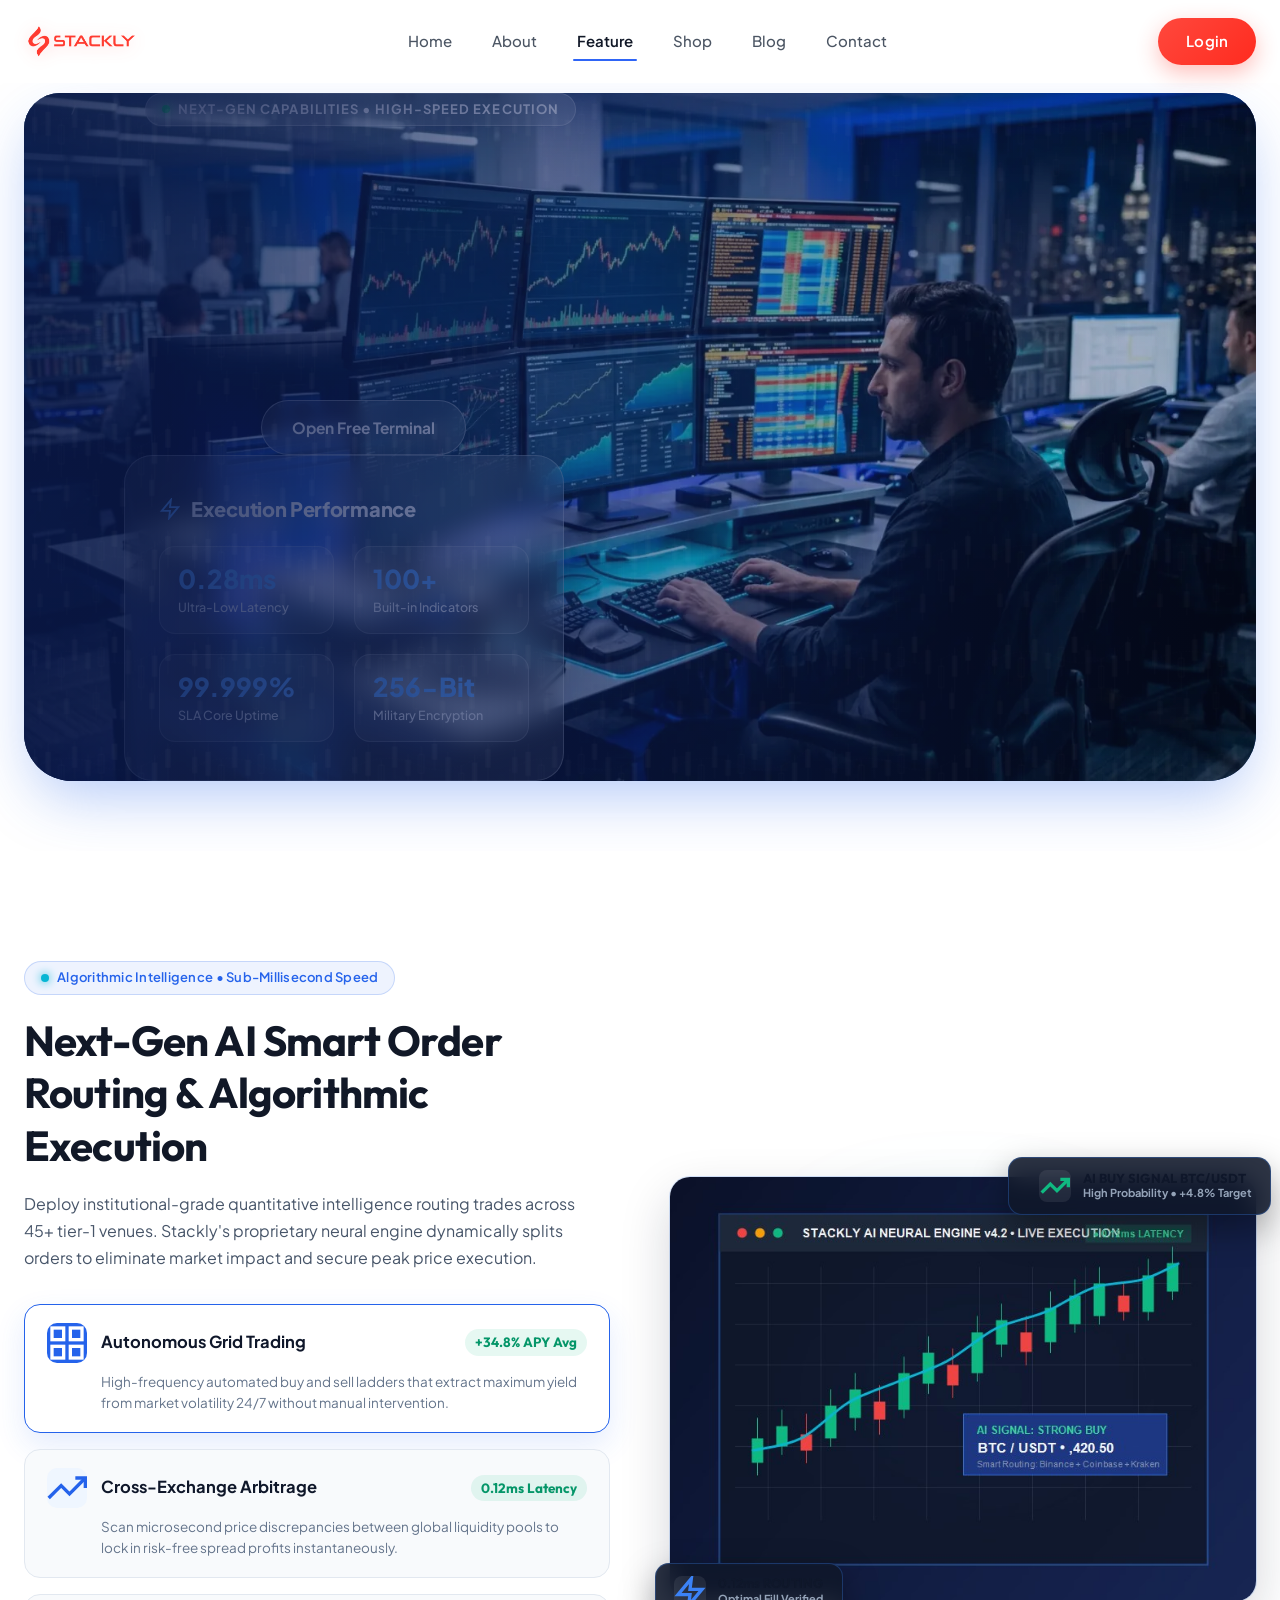
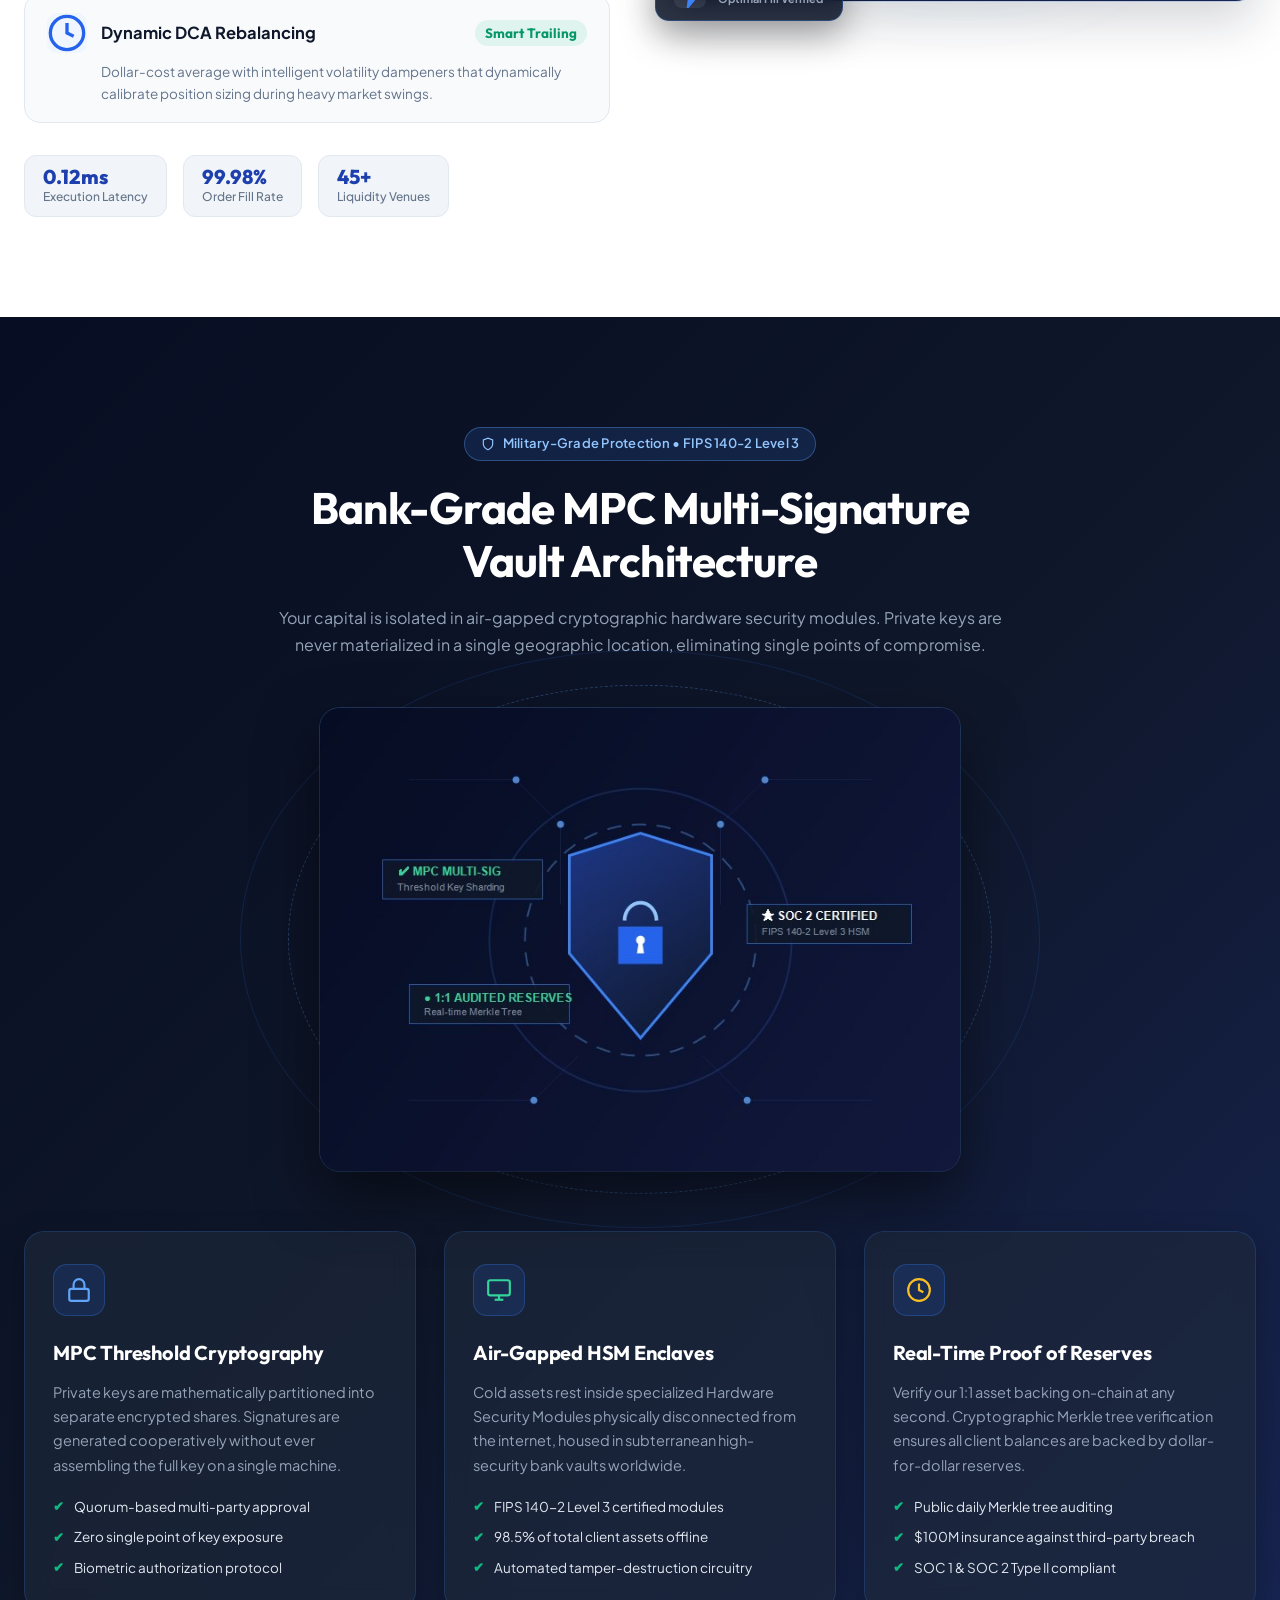
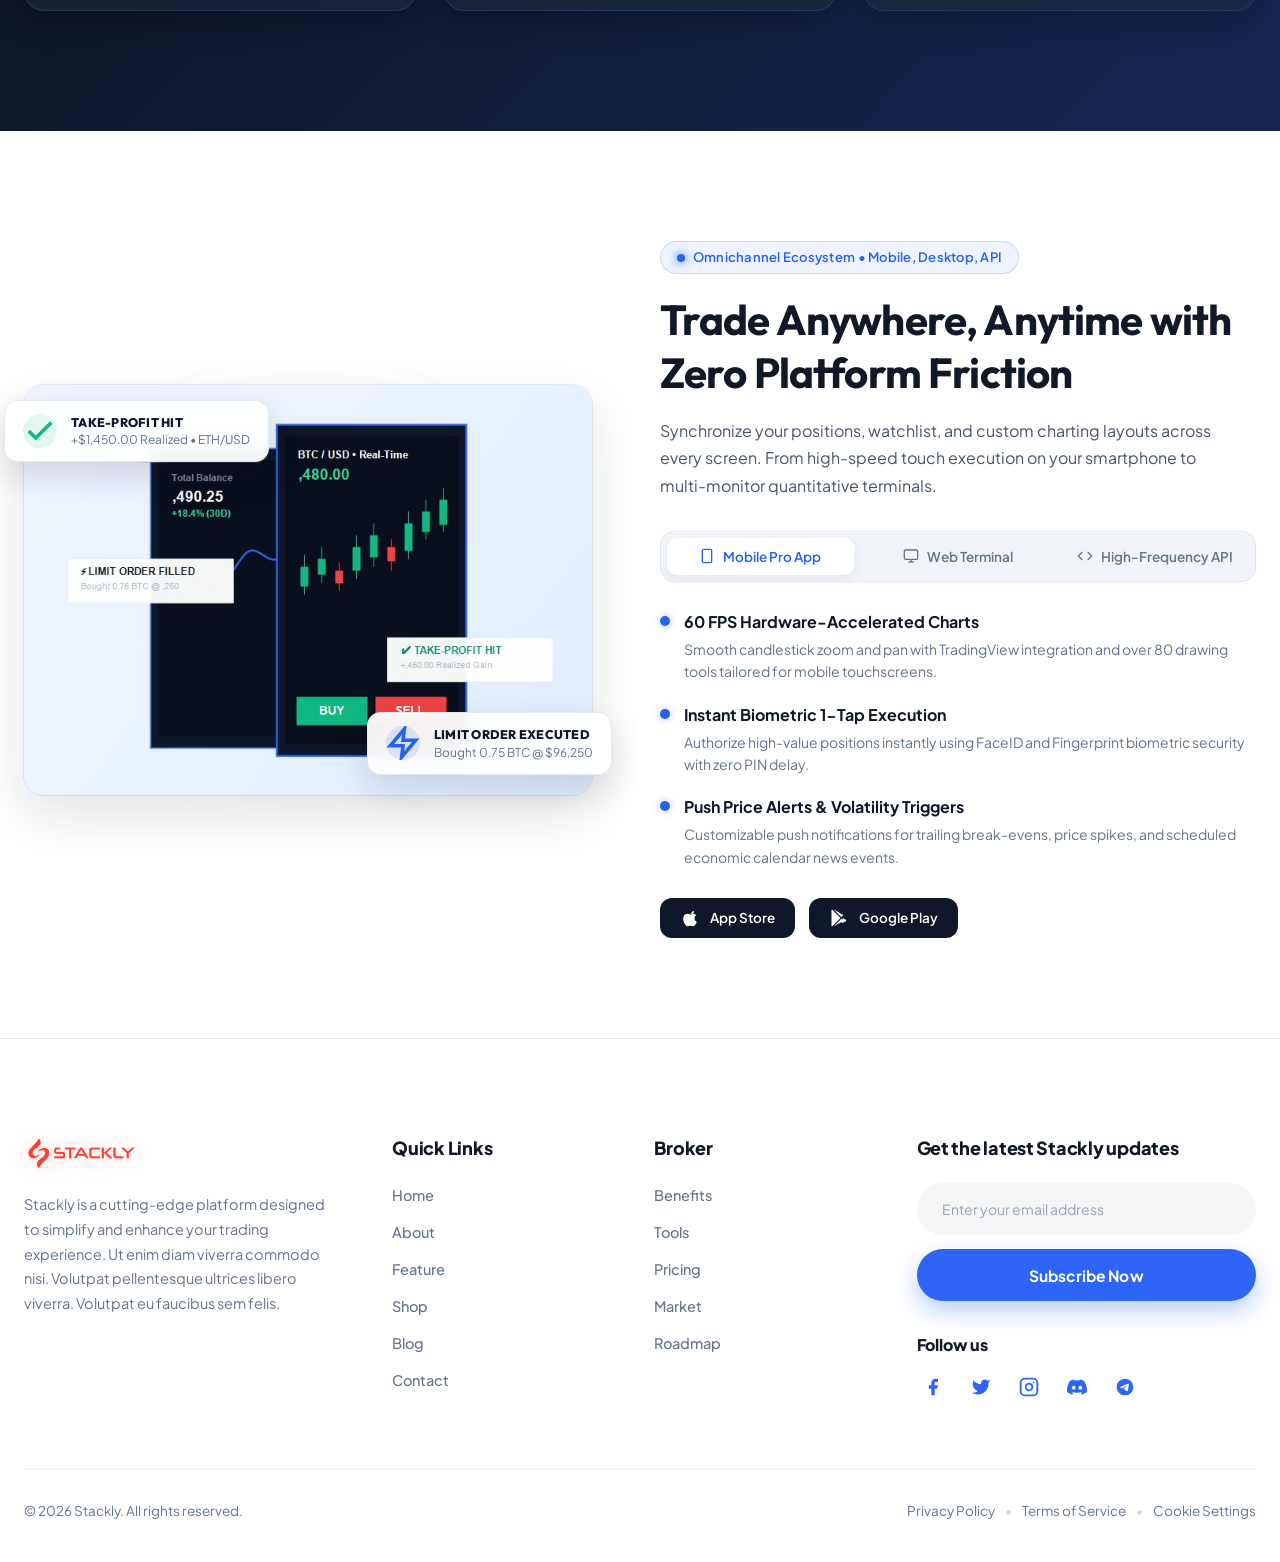
<file: feature.html>
﻿<!DOCTYPE html>
<html lang="en">
<head>
  <meta charset="UTF-8">
  <meta name="viewport" content="width=device-width, initial-scale=1.0">
  <title>Features &amp; Technology - Stackly Stock Trading &amp; Investment</title>
  
  <!-- Favicon -->
  <link rel="icon" type="image/svg+xml" href="assets/images/logo-icon.svg">
  
  <!-- Google Fonts: Plus Jakarta Sans & Outfit -->
  <link rel="preconnect" href="https://fonts.googleapis.com">
  <link rel="preconnect" href="https://fonts.gstatic.com" crossorigin>
  <link href="https://fonts.googleapis.com/css2?family=Outfit:wght@400;500;600;700;800&family=Plus+Jakarta+Sans:wght@300;400;500;600;700;800&display=swap" rel="stylesheet">
  
  <!-- Theme Stylesheet -->
  <link rel="stylesheet" href="assets/css/style.css">
</head>
<body>

  <!-- =========================================================================
       Navigation Header
       ========================================================================= -->
  <header class="site-header">
    <div class="nav-container">
      
      <!-- Logo: 3D Isometric Cube + "Stackly" -->
      <a href="index.html" class="brand-logo" aria-label="Stackly Home">
        <img src="assets/images/stackly_.webp" alt="Stackly Logo" class="brand-logo-img" height="38" style="height:38px;width:auto;display:block;">
      </a>

      <!-- Center Nav Links: Home, About, Feature, Shop, Blog, Contact -->
      <nav class="nav-menu-wrapper" aria-label="Main Navigation">
        <ul class="nav-menu">
          <li class="nav-item">
            <a href="index.html" class="nav-link">Home</a>
          </li>
          <li class="nav-item">
            <a href="about.html" class="nav-link">About</a>
          </li>
          <li class="nav-item active">
            <a href="feature.html" class="nav-link">Feature</a>
          </li>
          <li class="nav-item">
            <a href="shop.html" class="nav-link">Shop</a>
          </li>
          <li class="nav-item">
            <a href="blog.html" class="nav-link">Blog</a>
          </li>
          <li class="nav-item">
            <a href="contact.html" class="nav-link">Contact</a>
          </li>
        </ul>
      </nav>

      <!-- Right Header Action: Dashboard Button -->
      <div class="nav-actions">
 <a href="login.html" class="btn-explore">Login</a>
        
        <!-- Mobile Menu Hamburger Button -->
        <button class="mobile-toggle" aria-label="Toggle Navigation Menu">
          <span></span>
          <span></span>
          <span></span>
        </button>
      </div>

    </div>
  </header>

  <!-- =========================================================================
       Features - Hero Section
       High-Quality Theme-Related WebP Background (< 100KB) + Glassmorphism Metrics
       ========================================================================= -->
  <main class="page-hero-wrapper">
    <section class="page-hero-card">
      
      <!-- Theme WebP Background (< 100KB) -->
      <div class="page-hero-bg" style="background-image: url('assets/images/feature-hero-bg.webp');"></div>
      <div class="page-hero-overlay"></div>
      <div class="page-hero-watermark"></div>

      <!-- Hero Content Inner Grid -->
      <div class="page-hero-grid">
        
        <!-- Left Column: Typography & CTAs -->
        <div class="page-hero-left">
          <div class="page-breadcrumb">
            <a href="index.html">Home</a>
            <span class="bread-sep">/</span>
            <span class="bread-current">Features</span>
          </div>

          <div class="page-hero-badge">
            <span class="pulse-dot"></span>
            <span>Next-Gen Capabilities &bull; High-Speed Execution</span>
          </div>

          <h1 class="page-hero-title">
            Engineered for Speed, Built for Professional Traders
          </h1>

          <p class="page-hero-desc">
            Harness institutional-grade algorithmic execution, smart order routing, and real-time market depth data to gain an edge in volatile markets with automated AI risk controls.
          </p>

          <div class="page-hero-actions">
            <a href="index.html#features" class="btn-started">
              <span>Explore All Tools</span>
              <svg class="arrow" viewBox="0 0 24 24" fill="none">
                <path d="M9 18l6-6-6-6" stroke="currentColor"/>
              </svg>
            </a>
            <a href="shop.html" class="btn-page-hero-outline">
              Open Free Terminal
            </a>
          </div>
        </div>

        <!-- Right Column: Glassmorphism Info & Stats Card -->
        <div class="page-hero-right">
          <div class="page-hero-glass-card">
            <h3 class="glass-card-title">
              <svg viewBox="0 0 24 24" fill="none" width="22" height="22" stroke="#60A5FA" stroke-width="2"><polygon points="13 2 3 14 12 14 11 22 21 10 12 10 13 2"/></svg>
              Execution Performance
            </h3>
            <div class="glass-card-stats">
              <div class="glass-stat-item">
                <span class="glass-stat-num">0.28ms</span>
                <span class="glass-stat-label">Ultra-Low Latency</span>
              </div>
              <div class="glass-stat-item">
                <span class="glass-stat-num">100+</span>
                <span class="glass-stat-label">Built-in Indicators</span>
              </div>
              <div class="glass-stat-item">
                <span class="glass-stat-num">99.999%</span>
                <span class="glass-stat-label">SLA Core Uptime</span>
              </div>
              <div class="glass-stat-item">
                <span class="glass-stat-num">256-Bit</span>
                <span class="glass-stat-label">Military Encryption</span>
              </div>
            </div>
          </div>
        </div>

      </div>
    </section>
  </main>

  <!-- =========================================================================
       Feature Page - Section 1: AI Algorithmic Trading & Smart Order Routing
       Layout: Asymmetric Two-Column Split (Interactive Strategies + 3D AI Terminal)
       Image: assets/images/feature-ai-terminal.webp (< 100KB)
       ========================================================================= -->
  <section class="feature-ai-section" id="ai-execution">
    <div class="container">
      <div class="feature-ai-grid">

        <!-- Left Column: AI Routing Information & Interactive Strategy Switcher -->
        <div class="feature-ai-content">
          <div class="feature-badge">
            <span class="badge-dot-cyan"></span>
            <span>Algorithmic Intelligence &bull; Sub-Millisecond Speed</span>
          </div>

          <h2 class="feature-section-heading">
            Next-Gen AI Smart Order Routing &amp; Algorithmic Execution
          </h2>

          <p class="feature-section-desc">
            Deploy institutional-grade quantitative intelligence routing trades across 45+ tier-1 venues. Stackly's proprietary neural engine dynamically splits orders to eliminate market impact and secure peak price execution.
          </p>

          <!-- Interactive Strategy Selector Cards -->
          <div class="strategy-selector-list">
            <div class="strategy-selector-card active" data-strategy="grid">
              <div class="strategy-card-header">
                <div class="strategy-icon-box">
                  <svg viewBox="0 0 24 24" fill="none" stroke="currentColor" stroke-width="2"><rect x="3" y="3" width="7" height="7"/><rect x="14" y="3" width="7" height="7"/><rect x="14" y="14" width="7" height="7"/><rect x="3" y="14" width="7" height="7"/></svg>
                </div>
                <div class="strategy-header-meta">
                  <h4 class="strategy-name">Autonomous Grid Trading</h4>
                  <span class="strategy-perf">+34.8% APY Avg</span>
                </div>
              </div>
              <p class="strategy-card-body">High-frequency automated buy and sell ladders that extract maximum yield from market volatility 24/7 without manual intervention.</p>
            </div>

            <div class="strategy-selector-card" data-strategy="arbitrage">
              <div class="strategy-card-header">
                <div class="strategy-icon-box">
                  <svg viewBox="0 0 24 24" fill="none" stroke="currentColor" stroke-width="2"><polyline points="23 6 13.5 15.5 8.5 10.5 1 18"/><polyline points="17 6 23 6 23 12"/></svg>
                </div>
                <div class="strategy-header-meta">
                  <h4 class="strategy-name">Cross-Exchange Arbitrage</h4>
                  <span class="strategy-perf">0.12ms Latency</span>
                </div>
              </div>
              <p class="strategy-card-body">Scan microsecond price discrepancies between global liquidity pools to lock in risk-free spread profits instantaneously.</p>
            </div>

            <div class="strategy-selector-card" data-strategy="dca">
              <div class="strategy-card-header">
                <div class="strategy-icon-box">
                  <svg viewBox="0 0 24 24" fill="none" stroke="currentColor" stroke-width="2"><circle cx="12" cy="12" r="10"/><polyline points="12 6 12 12 16 14"/></svg>
                </div>
                <div class="strategy-header-meta">
                  <h4 class="strategy-name">Dynamic DCA Rebalancing</h4>
                  <span class="strategy-perf">Smart Trailing</span>
                </div>
              </div>
              <p class="strategy-card-body">Dollar-cost average with intelligent volatility dampeners that dynamically calibrate position sizing during heavy market swings.</p>
            </div>
          </div>

          <!-- Live Metrics Strip -->
          <div class="feature-metrics-strip">
            <div class="metric-pill">
              <span class="metric-val">0.12ms</span>
              <span class="metric-lbl">Execution Latency</span>
            </div>
            <div class="metric-pill">
              <span class="metric-val">99.98%</span>
              <span class="metric-lbl">Order Fill Rate</span>
            </div>
            <div class="metric-pill">
              <span class="metric-val">45+</span>
              <span class="metric-lbl">Liquidity Venues</span>
            </div>
          </div>

        </div>

        <!-- Right Column: 3D AI Trading Terminal Showcase (< 100KB WebP Image + Floating Holographic Badges) -->
        <div class="feature-ai-visual-col">
          <div class="ai-visual-card-wrap">
            
            <!-- Ambient Glowing Aura -->
            <div class="ai-glow-aura" aria-hidden="true"></div>

            <!-- Main High-Resolution WebP Illustration (43 KB) -->
            <div class="ai-image-container">
              <img src="assets/images/feature-ai-terminal.webp" alt="Stackly AI Neural Trading Terminal Interface" class="feature-ai-img" width="720" height="520" loading="lazy">
            </div>

            <!-- Floating Interactive Badge 1: Signal Indicator -->
            <div class="floating-badge badge-signal">
              <span class="pulse-ring"></span>
              <div class="badge-icon">
                <svg viewBox="0 0 24 24" fill="none" stroke="#10B981" stroke-width="2.5"><polyline points="22 7 13.5 15.5 8.5 10.5 2 17"/><polyline points="16 7 22 7 22 13"/></svg>
              </div>
              <div class="badge-text">
                <span class="badge-title">AI BUY SIGNAL BTC/USDT</span>
                <span class="badge-meta">High Probability &bull; +4.8% Target</span>
              </div>
            </div>

            <!-- Floating Interactive Badge 2: Latency & Speed -->
            <div class="floating-badge badge-speed">
              <div class="badge-icon">
                <svg viewBox="0 0 24 24" fill="none" stroke="#3B82F6" stroke-width="2.5"><polygon points="13 2 3 14 12 14 11 22 21 10 12 10 13 2"/></svg>
              </div>
              <div class="badge-text">
                <span class="badge-title">0.12ms ROUTING</span>
                <span class="badge-meta">Optimal Fill Verified</span>
              </div>
            </div>

          </div>
        </div>

      </div>
    </div>
  </section>

  <!-- =========================================================================
       Feature Page - Section 2: Vault Security & Institutional Cold Storage
       Layout: Deep Contrast Midnight Cyber Section with 3-Pillar Security Matrix
       Image: assets/images/feature-vault-security.webp (< 100KB)
       ========================================================================= -->
  <section class="feature-vault-section" id="security-vault">
    <div class="container">
      
      <!-- Section Heading -->
      <div class="vault-header">
        <div class="feature-badge badge-security">
          <svg viewBox="0 0 24 24" fill="none" stroke="currentColor" stroke-width="2" width="14" height="14"><path d="M12 22s8-4 8-10V5l-8-3-8 3v7c0 6 8 10 8 10z"/></svg>
          <span>Military-Grade Protection &bull; FIPS 140-2 Level 3</span>
        </div>
        <h2 class="vault-heading text-white">
          Bank-Grade MPC Multi-Signature Vault Architecture
        </h2>
        <p class="vault-subheading">
          Your capital is isolated in air-gapped cryptographic hardware security modules. Private keys are never materialized in a single geographic location, eliminating single points of compromise.
        </p>
      </div>

      <!-- Main Visual Showcase: 3D Isometric Cyber Vault (30 KB WebP Image) -->
      <div class="vault-visual-row">
        <div class="vault-shield-card">
          <div class="vault-orbit-ring ring-1" aria-hidden="true"></div>
          <div class="vault-orbit-ring ring-2" aria-hidden="true"></div>
          <img src="assets/images/feature-vault-security.webp" alt="Stackly Cold Storage Security Vault and MPC Shield" class="feature-vault-img" width="720" height="520" loading="lazy">
        </div>
      </div>

      <!-- 3-Pillar Interactive Security Matrix Cards -->
      <div class="vault-pillars-grid">
        
        <!-- Pillar 1: MPC Cryptography -->
        <div class="vault-pillar-card" tabindex="0">
          <div class="pillar-icon-wrap">
            <svg viewBox="0 0 24 24" fill="none" stroke="#60A5FA" stroke-width="2" class="pillar-svg">
              <rect x="3" y="11" width="18" height="11" rx="2" ry="2"/>
              <path d="M7 11V7a5 5 0 0 1 10 0v4"/>
            </svg>
          </div>
          <h3 class="pillar-title">MPC Threshold Cryptography</h3>
          <p class="pillar-desc">
            Private keys are mathematically partitioned into separate encrypted shares. Signatures are generated cooperatively without ever assembling the full key on a single machine.
          </p>
          <ul class="pillar-checkmarks">
            <li><span>Quorum-based multi-party approval</span></li>
            <li><span>Zero single point of key exposure</span></li>
            <li><span>Biometric authorization protocol</span></li>
          </ul>
        </div>

        <!-- Pillar 2: Air-Gapped HSM -->
        <div class="vault-pillar-card" tabindex="0">
          <div class="pillar-icon-wrap">
            <svg viewBox="0 0 24 24" fill="none" stroke="#34D399" stroke-width="2" class="pillar-svg">
              <rect x="2" y="3" width="20" height="14" rx="2" ry="2"/>
              <line x1="8" y1="21" x2="16" y2="21"/>
              <line x1="12" y1="17" x2="12" y2="21"/>
            </svg>
          </div>
          <h3 class="pillar-title">Air-Gapped HSM Enclaves</h3>
          <p class="pillar-desc">
            Cold assets rest inside specialized Hardware Security Modules physically disconnected from the internet, housed in subterranean high-security bank vaults worldwide.
          </p>
          <ul class="pillar-checkmarks">
            <li><span>FIPS 140-2 Level 3 certified modules</span></li>
            <li><span>98.5% of total client assets offline</span></li>
            <li><span>Automated tamper-destruction circuitry</span></li>
          </ul>
        </div>

        <!-- Pillar 3: Real-Time Proof of Reserves -->
        <div class="vault-pillar-card" tabindex="0">
          <div class="pillar-icon-wrap">
            <svg viewBox="0 0 24 24" fill="none" stroke="#FBBF24" stroke-width="2" class="pillar-svg">
              <circle cx="12" cy="12" r="10"/>
              <path d="M12 6v6l4 2"/>
            </svg>
          </div>
          <h3 class="pillar-title">Real-Time Proof of Reserves</h3>
          <p class="pillar-desc">
            Verify our 1:1 asset backing on-chain at any second. Cryptographic Merkle tree verification ensures all client balances are backed by dollar-for-dollar reserves.
          </p>
          <ul class="pillar-checkmarks">
            <li><span>Public daily Merkle tree auditing</span></li>
            <li><span>$100M insurance against third-party breach</span></li>
            <li><span>SOC 1 &amp; SOC 2 Type II compliant</span></li>
          </ul>
        </div>

      </div>

    </div>
  </section>

  <!-- =========================================================================
       Feature Page - Section 3: Universal Multi-Asset Ecosystem & Device Suite
       Layout: Asymmetric Dual Phone Visual + Interactive Device Tabs
       Image: assets/images/feature-ecosystem-phones.webp (< 100KB)
       ========================================================================= -->
  <section class="feature-ecosystem-section" id="universal-ecosystem">
    <div class="container">
      <div class="ecosystem-grid">

        <!-- Left Column: Dual Phone App Showcase (< 100KB WebP Image + Floating Popups) -->
        <div class="ecosystem-visual-col">
          <div class="ecosystem-visual-card">
            
            <!-- Ambient Glow -->
            <div class="ecosystem-glow" aria-hidden="true"></div>

            <!-- High-Resolution WebP Graphic (35 KB) -->
            <div class="ecosystem-img-box">
              <img src="assets/images/feature-ecosystem-phones.webp" alt="Stackly Mobile Trading App on iOS and Android" class="feature-ecosystem-img" width="720" height="520" loading="lazy">
            </div>

            <!-- Floating Real-time Trade Notification 1 -->
            <div class="ecosystem-notif notif-top">
              <div class="notif-icon-circle bg-green">
                <svg viewBox="0 0 24 24" fill="none" stroke="#10B981" stroke-width="2.5"><polyline points="20 6 9 17 4 12"/></svg>
              </div>
              <div class="notif-content">
                <span class="notif-badge-title">TAKE-PROFIT HIT</span>
                <span class="notif-desc">+$1,450.00 Realized &bull; ETH/USD</span>
              </div>
            </div>

            <!-- Floating Real-time Trade Notification 2 -->
            <div class="ecosystem-notif notif-bottom">
              <div class="notif-icon-circle bg-blue">
                <svg viewBox="0 0 24 24" fill="none" stroke="#2563EB" stroke-width="2.5"><polygon points="13 2 3 14 12 14 11 22 21 10 12 10 13 2"/></svg>
              </div>
              <div class="notif-content">
                <span class="notif-badge-title">LIMIT ORDER EXECUTED</span>
                <span class="notif-desc">Bought 0.75 BTC @ $96,250</span>
              </div>
            </div>

          </div>
        </div>

        <!-- Right Column: Interactive Ecosystem Tabs & Feature Suite -->
        <div class="ecosystem-content-col">
          
          <div class="feature-badge">
            <span class="badge-dot-blue"></span>
            <span>Omnichannel Ecosystem &bull; Mobile, Desktop, API</span>
          </div>

          <h2 class="feature-section-heading">
            Trade Anywhere, Anytime with Zero Platform Friction
          </h2>

          <p class="feature-section-desc">
            Synchronize your positions, watchlist, and custom charting layouts across every screen. From high-speed touch execution on your smartphone to multi-monitor quantitative terminals.
          </p>

          <!-- Interactive Platform Switcher Tabs -->
          <div class="ecosystem-tabs-nav" role="tablist" aria-label="Ecosystem Platforms">
            <button class="ecosystem-tab-btn active" data-tab="mobile" role="tab" aria-selected="true">
              <svg viewBox="0 0 24 24" fill="none" stroke="currentColor" stroke-width="2" width="16" height="16"><rect x="5" y="2" width="14" height="20" rx="2" ry="2"/><line x1="12" y1="18" x2="12.01" y2="18"/></svg>
              <span>Mobile Pro App</span>
            </button>
            <button class="ecosystem-tab-btn" data-tab="desktop" role="tab" aria-selected="false">
              <svg viewBox="0 0 24 24" fill="none" stroke="currentColor" stroke-width="2" width="16" height="16"><rect x="2" y="3" width="20" height="14" rx="2" ry="2"/><line x1="8" y1="21" x2="16" y2="21"/><line x1="12" y1="17" x2="12" y2="21"/></svg>
              <span>Web Terminal</span>
            </button>
            <button class="ecosystem-tab-btn" data-tab="api" role="tab" aria-selected="false">
              <svg viewBox="0 0 24 24" fill="none" stroke="currentColor" stroke-width="2" width="16" height="16"><polyline points="16 18 22 12 16 6"/><polyline points="8 6 2 12 8 18"/></svg>
              <span>High-Frequency API</span>
            </button>
          </div>

          <!-- Tab Content Panels -->
          <div class="ecosystem-tab-panels">

            <!-- Panel 1: Mobile Pro App -->
            <div class="ecosystem-panel active" id="tab-panel-mobile" role="tabpanel">
              <div class="panel-feature-list">
                <div class="panel-feature-item">
                  <div class="pfi-dot"></div>
                  <div>
                    <h4 class="pfi-title">60 FPS Hardware-Accelerated Charts</h4>
                    <p class="pfi-desc">Smooth candlestick zoom and pan with TradingView integration and over 80 drawing tools tailored for mobile touchscreens.</p>
                  </div>
                </div>
                <div class="panel-feature-item">
                  <div class="pfi-dot"></div>
                  <div>
                    <h4 class="pfi-title">Instant Biometric 1-Tap Execution</h4>
                    <p class="pfi-desc">Authorize high-value positions instantly using FaceID and Fingerprint biometric security with zero PIN delay.</p>
                  </div>
                </div>
                <div class="panel-feature-item">
                  <div class="pfi-dot"></div>
                  <div>
                    <h4 class="pfi-title">Push Price Alerts &amp; Volatility Triggers</h4>
                    <p class="pfi-desc">Customizable push notifications for trailing break-evens, price spikes, and scheduled economic calendar news events.</p>
                  </div>
                </div>
              </div>

              <div class="app-download-badges">
                <a href="shop.html" class="app-store-btn" title="Download on Apple App Store">
                  <svg viewBox="0 0 24 24" fill="currentColor" width="20" height="20"><path d="M18.71 19.5c-.83 1.24-1.71 2.45-3.05 2.47-1.34.03-1.77-.79-3.29-.79-1.53 0-2 .77-3.27.82-1.31.05-2.3-1.32-3.14-2.53C4.25 17 2.94 12.45 4.7 9.39c.87-1.52 2.43-2.48 4.12-2.51 1.28-.02 2.5.87 3.29.87.78 0 2.26-1.07 3.81-.91.65.03 2.47.26 3.64 1.98-.09.06-2.17 1.28-2.15 3.81.03 3.02 2.65 4.03 2.68 4.04-.03.07-.42 1.44-1.38 2.83M15.97 6.37c.62-.75 1.04-1.8 0.92-2.85-.9.04-1.99.6-2.63 1.35-.57.65-.98 1.71-.85 2.73 1 .08 2.03-.51 2.56-1.23z"/></svg>
                  <span>App Store</span>
                </a>
                <a href="shop.html" class="app-store-btn" title="Get it on Google Play">
                  <svg viewBox="0 0 24 24" fill="currentColor" width="20" height="20"><path d="M3.609 1.814L13.792 12 3.61 22.186a2.03 2.03 0 0 1-.61-.926V2.74c0-.34.22-.68.61-.926zm11.23 11.233l2.453 2.453-11.778 6.72 9.325-9.173zm0-2.094L5.514 1.78l11.778 6.72-2.453 2.453zm1.48 1.047l3.87 2.209c.82.469.82 1.232 0 1.701l-3.87 2.209-2.155-2.155 2.155-2.155z"/></svg>
                  <span>Google Play</span>
                </a>
              </div>
            </div>

            <!-- Panel 2: Web Terminal -->
            <div class="ecosystem-panel" id="tab-panel-desktop" role="tabpanel">
              <div class="panel-feature-list">
                <div class="panel-feature-item">
                  <div class="pfi-dot"></div>
                  <div>
                    <h4 class="pfi-title">Multi-Monitor Grid Layouts</h4>
                    <p class="pfi-desc">Detachable browser workspaces with synchronized crosshairs, multi-symbol grids, and customized depth visualizers.</p>
                  </div>
                </div>
                <div class="panel-feature-item">
                  <div class="pfi-dot"></div>
                  <div>
                    <h4 class="pfi-title">Level 2 DOM &amp; Order Book Heatmaps</h4>
                    <p class="pfi-desc">Visualize large limit order clusters and liquidity walls in real time with high-frequency book depth reconstruction.</p>
                  </div>
                </div>
              </div>
            </div>

            <!-- Panel 3: High-Frequency API -->
            <div class="ecosystem-panel" id="tab-panel-api" role="tabpanel">
              <div class="panel-feature-list">
                <div class="panel-feature-item">
                  <div class="pfi-dot"></div>
                  <div>
                    <h4 class="pfi-title">Sub-Millisecond FIX 4.4 &amp; WebSockets</h4>
                    <p class="pfi-desc">Ultra-low latency streaming order books and order entry with colocated servers in Equinix LD4, NY4, and TY3 data centers.</p>
                  </div>
                </div>
                <div class="panel-feature-item">
                  <div class="pfi-dot"></div>
                  <div>
                    <h4 class="pfi-title">Official Python, Go &amp; TypeScript SDKs</h4>
                    <p class="pfi-desc">Full documentation, unit tests, and pre-built wrappers for automated market-making and quantitative portfolio execution.</p>
                  </div>
                </div>
              </div>
            </div>

          </div>

        </div>

      </div>
    </div>
  </section>

  <!-- =========================================================================
       Site Footer
       ========================================================================= -->
  <footer class="site-footer" id="contact">
    <div class="container">
      <div class="footer-grid">

        <!-- Column 1: Brand Info -->
        <div class="footer-col footer-col-brand">
          <a href="index.html" class="brand-logo footer-logo" aria-label="Stackly Home">
            <img src="assets/images/stackly_.webp" alt="Stackly Logo" class="brand-logo-img" height="38" style="height:38px;width:auto;display:block;">
          </a>
          <p class="footer-desc">
            Stackly is a cutting-edge platform designed to simplify and enhance your trading experience. Ut enim diam viverra commodo nisi. Volutpat pellentesque ultrices libero viverra. Volutpat eu faucibus sem felis.
          </p>
        </div>

        <!-- Column 2: Quick Links -->
        <div class="footer-col">
          <h4 class="footer-col-title">Quick Links</h4>
          <ul class="footer-links">
            <li><a href="index.html">Home</a></li>
            <li><a href="about.html">About</a></li>
            <li><a href="feature.html">Feature</a></li>
            <li><a href="shop.html">Shop</a></li>
            <li><a href="blog.html">Blog</a></li>
            <li><a href="contact.html">Contact</a></li>
          </ul>
        </div>

        <!-- Column 3: Broker -->
        <div class="footer-col">
          <h4 class="footer-col-title">Broker</h4>
          <ul class="footer-links">
            <li><a href="404.html">Benefits</a></li>
            <li><a href="404.html">Tools</a></li>
            <li><a href="404.html">Pricing</a></li>
            <li><a href="404.html">Market</a></li>
            <li><a href="404.html">Roadmap</a></li>
          </ul>
        </div>

        <!-- Column 4: Newsletter & Socials -->
        <div class="footer-col footer-col-newsletter">
          <h4 class="footer-col-title">Get the latest Stackly updates</h4>
          <form class="footer-subscribe-form" onsubmit="event.preventDefault(); alert('Thank you for subscribing to Stackly updates!');">
            <div class="input-pill-wrapper">
              <input type="email" class="footer-input" placeholder="Enter your email address" required aria-label="Enter your email address">
            </div>
            <button type="submit" class="btn-footer-subscribe">Subscribe Now</button>
          </form>

          <div class="footer-social-section">
            <h5 class="footer-social-title">Follow us</h5>
            <div class="footer-social-icons">
              <a href="404.html" class="social-icon" aria-label="Follow Stackly on Facebook">
                <svg viewBox="0 0 24 24" fill="currentColor"><path d="M18 2h-3a5 5 0 0 0-5 5v3H7v4h3v8h4v-8h3l1-4h-4V7a1 1 0 0 1 1-1h3z"/></svg>
              </a>
              <a href="404.html" class="social-icon" aria-label="Follow Stackly on Twitter">
                <svg viewBox="0 0 24 24" fill="currentColor"><path d="M23 3a10.9 10.9 0 0 1-3.14 1.53 4.48 4.48 0 0 0-7.86 3v1A10.66 10.66 0 0 1 3 4s-4 9 5 13a11.64 11.64 0 0 1-7 2c9 5 20 0 20-11.5a4.5 4.5 0 0 0-.08-.83A7.72 7.72 0 0 0 23 3z"/></svg>
              </a>
              <a href="404.html" class="social-icon" aria-label="Follow Stackly on Instagram">
                <svg viewBox="0 0 24 24" fill="none" stroke="currentColor" stroke-width="2.2" stroke-linecap="round" stroke-linejoin="round">
                  <rect x="2" y="2" width="20" height="20" rx="5" ry="5"/>
                  <path d="M16 11.37A4 4 0 1 1 12.63 8 4 4 0 0 1 16 11.37z"/>
                  <line x1="17.5" y1="6.5" x2="17.51" y2="6.5"/>
                </svg>
              </a>
              <a href="404.html" class="social-icon" aria-label="Join Stackly Discord Community">
                <svg viewBox="0 0 24 24" fill="currentColor">
                  <path d="M20.317 4.37a19.791 19.791 0 0 0-4.885-1.515.074.074 0 0 0-.079.037c-.21.375-.444.864-.608 1.25a18.27 18.27 0 0 0-5.487 0 12.64 12.64 0 0 0-.617-1.25.077.077 0 0 0-.079-.037A19.736 19.736 0 0 0 3.677 4.37a.07.07 0 0 0-.032.027C.533 9.046-.32 13.58.099 18.057a.082.082 0 0 0 .031.057 19.9 19.9 0 0 0 5.993 3.03.078.078 0 0 0 .084-.028c.462-.63.874-1.295 1.226-1.994.021-.041.001-.09-.041-.106a13.107 13.107 0 0 1-1.872-.892.077.077 0 0 1-.008-.128 10.2 10.2 0 0 0 .372-.292.074.074 0 0 1 .077-.01c3.929 1.793 8.18 1.793 12.061 0a.074.074 0 0 1 .078.01c.12.098.246.198.373.292a.077.077 0 0 1-.006.127 12.299 12.299 0 0 1-1.873.894.077.077 0 0 0-.041.107c.36.698.772 1.362 1.225 1.993a.076.076 0 0 0 .084.028 19.839 19.839 0 0 0 6.002-3.03.077.077 0 0 0 .032-.054c.5-5.177-.838-9.674-3.549-13.66a.061.061 0 0 0-.031-.028zM8.02 15.33c-1.183 0-2.157-1.085-2.157-2.419 0-1.333.956-2.419 2.157-2.419 1.21 0 2.176 1.096 2.157 2.42 0 1.333-.956 2.418-2.157 2.418zm7.975 0c-1.183 0-2.157-1.085-2.157-2.419 0-1.333.955-2.419 2.157-2.419 1.21 0 2.176 1.096 2.157 2.42 0 1.333-.946 2.418-2.157 2.418z"/>
              </svg>
            </a>
            <a href="404.html" class="social-icon" aria-label="Join Stackly on Telegram">
              <svg viewBox="0 0 24 24" fill="currentColor">
                <path d="M12 2C6.48 2 2 6.48 2 12s4.48 10 10 10 10-4.48 10-10S17.52 2 12 2zm4.64 6.8c-.15 1.58-.8 5.42-1.13 7.19-.14.75-.42 1-.68 1.03-.58.05-1.02-.38-1.58-.75-.88-.58-1.38-.94-2.23-1.5-.99-.65-.35-1.01.22-1.59.15-.15 2.71-2.48 2.76-2.69a.2.2 0 0 0-.05-.18c-.06-.05-.14-.03-.21-.02-.09.02-1.49.95-4.22 2.79-.4.27-.76.41-1.08.4-.36-.01-1.04-.2-1.55-.37-.63-.2-1.12-.31-1.08-.66.02-.18.27-.36.74-.55 2.92-1.27 4.86-2.11 5.83-2.51 2.78-1.16 3.35-1.36 3.73-1.36.08 0 .27.02.39.12.1.08.13.19.14.27-.01.06.01.24 0 .38z"/>
              </svg>
            </a>
          </div>
        </div>
      </div>

      </div>

      <!-- Bottom Copyright Bar -->
      <div class="footer-bottom-bar">
        <p class="footer-copy">&copy; 2026 Stackly. All rights reserved.</p>
        <div class="footer-legal-links">
          <a href="404.html">Privacy Policy</a>
          <span class="legal-dot">&bull;</span>
          <a href="404.html">Terms of Service</a>
          <span class="legal-dot">&bull;</span>
          <a href="404.html">Cookie Settings</a>
        </div>
      </div>
    </div>
  </footer>

  <!-- Floating Scroll to Top Button -->
  <button class="scroll-to-top" id="scrollTopBtn" aria-label="Scroll to top of page" title="Scroll to Top">
    <svg viewBox="0 0 24 24" fill="none" stroke="currentColor" stroke-width="2.5" stroke-linecap="round" stroke-linejoin="round">
      <polyline points="18 15 12 9 6 15"/>
    </svg>
  </button>

  <!-- Main JavaScript Controller -->
  <script src="assets/js/main.js"></script>
</body>
</html>
</file>
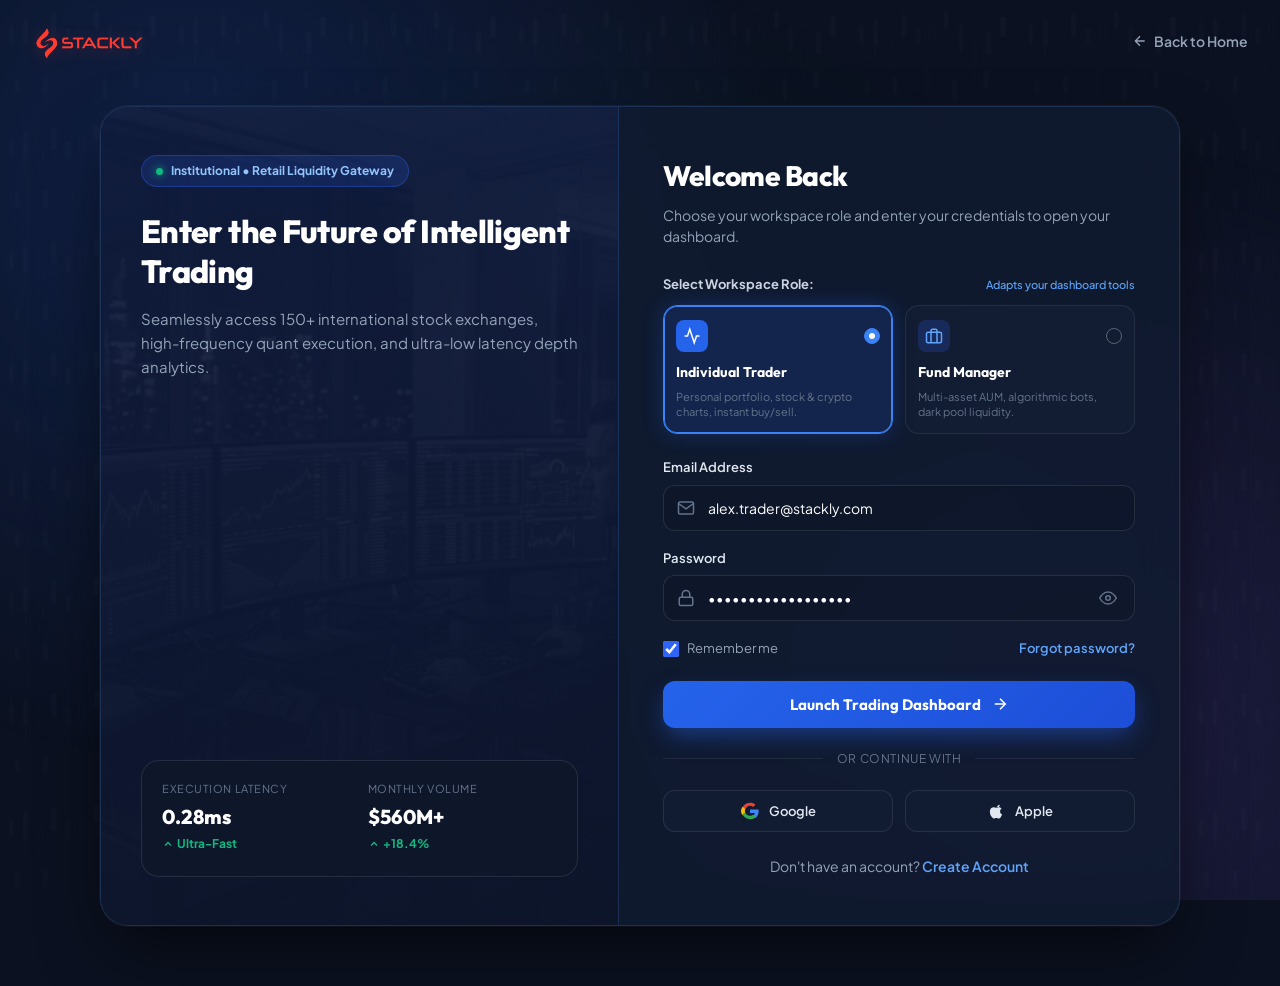
<file: login.html>
﻿<!DOCTYPE html>
<html lang="en">
<head>
  <meta charset="UTF-8">
  <meta name="viewport" content="width=device-width, initial-scale=1.0">
  <title>Login to Stackly - Stock Trading &amp; Investment Terminal</title>
  
  <!-- Favicon -->
  <link rel="icon" type="image/svg+xml" href="assets/images/logo-icon.svg">
  
  <!-- Google Fonts: Plus Jakarta Sans & Outfit -->
  <link rel="preconnect" href="https://fonts.googleapis.com">
  <link rel="preconnect" href="https://fonts.gstatic.com" crossorigin>
  <link href="https://fonts.googleapis.com/css2?family=Outfit:wght@400;500;600;700;800&family=Plus+Jakarta+Sans:wght@300;400;500;600;700;800&display=swap" rel="stylesheet">
  
  <!-- Base Theme Stylesheet & Auth Dashboard Styles -->
  <link rel="stylesheet" href="assets/css/style.css">
  <link rel="stylesheet" href="assets/css/auth-dashboard.css">
</head>
<body class="auth-body">

  <!-- Background Ambient Glow & Candlestick Watermark -->
  <div class="auth-bg-glow"></div>
  <div class="auth-watermark"></div>

  <!-- Top Minimal Header -->
  <header class="auth-header">
    <a href="index.html" class="auth-brand" aria-label="Stackly Home">
      <img src="assets/images/stackly_.webp" alt="Stackly Logo" class="brand-logo-img" height="38" style="height:38px;width:auto;display:block;">
    </a>

    <div class="auth-header-links">
      <a href="index.html" class="auth-nav-link">
        <svg viewBox="0 0 24 24" width="16" height="16" fill="none" stroke="currentColor" stroke-width="2"><path d="M19 12H5M12 19l-7-7 7-7"/></svg>
        Back to Home
      </a>
    </div>
  </header>

  <!-- Main Split Auth Container -->
  <main class="auth-main-container">
    <div class="auth-card-wrapper">

      <!-- Left Visual Showcase Column -->
      <div class="auth-visual-side">
        <div class="auth-visual-bg"></div>
        <div class="auth-visual-overlay"></div>

        <div class="auth-visual-content">
          <div class="auth-visual-badge">
            <span class="dot"></span>
            Institutional &bull; Retail Liquidity Gateway
          </div>

          <h1 class="auth-visual-title">
            Enter the Future of Intelligent Trading
          </h1>

          <p class="auth-visual-desc">
            Seamlessly access 150+ international stock exchanges, high-frequency quant execution, and ultra-low latency depth analytics.
          </p>
        </div>

        <!-- Floating Live Metrics Card -->
        <div class="auth-floating-metrics">
          <div class="auth-metric-item">
            <div class="metric-label">Execution Latency</div>
            <div class="metric-value">0.28ms</div>
            <div class="metric-change positive">
              <svg viewBox="0 0 24 24" width="12" height="12" fill="none" stroke="currentColor" stroke-width="2.5"><polyline points="18 15 12 9 6 15"/></svg>
              Ultra-Fast
            </div>
          </div>
          <div class="auth-metric-item">
            <div class="metric-label">Monthly Volume</div>
            <div class="metric-value">$560M+</div>
            <div class="metric-change positive">
              <svg viewBox="0 0 24 24" width="12" height="12" fill="none" stroke="currentColor" stroke-width="2.5"><polyline points="18 15 12 9 6 15"/></svg>
              +18.4%
            </div>
          </div>
        </div>
      </div>

      <!-- Right Form Column -->
      <div class="auth-form-side">
        <div class="auth-form-header">
          <h2>Welcome Back</h2>
          <p>Choose your workspace role and enter your credentials to open your dashboard.</p>
        </div>

        <!-- 2-Role Option Selector -->
        <div class="auth-role-section">
          <div class="role-section-label">
            <span>Select Workspace Role:</span>
            <span class="hint">Adapts your dashboard tools</span>
          </div>

          <div class="auth-role-grid">
            
            <!-- Role Option 1: Individual Trader (Selected by default) -->
            <div class="role-option-card selected" data-role="Individual Trader">
              <div class="role-card-header">
                <div class="role-card-icon">
                  <svg viewBox="0 0 24 24" width="18" height="18" fill="none" stroke="currentColor" stroke-width="2"><polyline points="22 12 18 12 15 21 9 3 6 12 2 12"/></svg>
                </div>
                <div class="role-radio-dot"></div>
              </div>
              <div class="role-card-title">Individual Trader</div>
              <div class="role-card-desc">Personal portfolio, stock &amp; crypto charts, instant buy/sell.</div>
            </div>

            <!-- Role Option 2: Institutional Fund Manager -->
            <div class="role-option-card" data-role="Institutional Fund Manager">
              <div class="role-card-header">
                <div class="role-card-icon">
                  <svg viewBox="0 0 24 24" width="18" height="18" fill="none" stroke="currentColor" stroke-width="2"><rect x="2" y="7" width="20" height="14" rx="2" ry="2"/><path d="M16 21V5a2 2 0 0 0-2-2h-4a2 2 0 0 0-2 2v16"/></svg>
                </div>
                <div class="role-radio-dot"></div>
              </div>
              <div class="role-card-title">Fund Manager</div>
              <div class="role-card-desc">Multi-asset AUM, algorithmic bots, dark pool liquidity.</div>
            </div>

          </div>
        </div>

        <!-- Login Form -->
        <form id="loginForm" class="auth-form">
          
          <!-- Email Input -->
          <div class="auth-form-group">
            <label class="auth-label" for="loginEmail">Email Address</label>
            <div class="auth-input-wrapper">
              <span class="auth-input-icon">
                <svg viewBox="0 0 24 24" width="18" height="18" fill="none" stroke="currentColor" stroke-width="2"><path d="M4 4h16c1.1 0 2 .9 2 2v12c0 1.1-.9 2-2 2H4c-1.1 0-2-.9-2-2V6c0-1.1.9-2 2-2z"/><polyline points="22,6 12,13 2,6"/></svg>
              </span>
              <input type="email" id="loginEmail" class="auth-input" placeholder="trader.alex@stackly.com" value="alex.trader@stackly.com" required autocomplete="email">
            </div>
          </div>

          <!-- Password Input with Visibility Toggle -->
          <div class="auth-form-group">
            <label class="auth-label" for="loginPassword">Password</label>
            <div class="auth-input-wrapper">
              <span class="auth-input-icon">
                <svg viewBox="0 0 24 24" width="18" height="18" fill="none" stroke="currentColor" stroke-width="2"><rect x="3" y="11" width="18" height="11" rx="2" ry="2"/><path d="M7 11V7a5 5 0 0 1 10 0v4"/></svg>
              </span>
              <input type="password" id="loginPassword" class="auth-input" placeholder="&bull;&bull;&bull;&bull;&bull;&bull;&bull;&bull;" value="StacklySecure2026!" required autocomplete="current-password">
              <button type="button" class="password-toggle-btn" aria-label="Toggle password visibility">
                <svg viewBox="0 0 24 24" width="18" height="18" fill="none" stroke="currentColor" stroke-width="2"><path d="M1 12s4-8 11-8 11 8 11 8-4 8-11 8-11-8-11-8z"/><circle cx="12" cy="12" r="3"/></svg>
              </button>
            </div>
          </div>

          <!-- Form Options: Remember Me & Forgot Password -->
          <div class="auth-form-row">
            <label class="auth-checkbox-label">
              <input type="checkbox" id="rememberMe" checked>
              <span>Remember me</span>
            </label>
            <a href="#forgot" class="auth-link" onclick="alert('Password reset link has been dispatched to your email.'); return false;">Forgot password?</a>
          </div>

          <!-- Submit Button -->
          <button type="submit" class="btn-auth-submit">
            <span>Launch Trading Dashboard</span>
            <svg viewBox="0 0 24 24" width="18" height="18" fill="none" stroke="currentColor" stroke-width="2"><line x1="5" y1="12" x2="19" y2="12"/><polyline points="12 5 19 12 12 19"/></svg>
          </button>
        </form>

        <!-- Social Divider -->
        <div class="auth-divider">Or continue with</div>

        <!-- Social Login Options -->
        <div class="auth-social-grid">
          <button type="button" class="btn-social-auth" onclick="document.getElementById('loginEmail').value='google.trader@stackly.com'; document.getElementById('loginForm').requestSubmit();">
            <svg viewBox="0 0 24 24" width="18" height="18"><path fill="#EA4335" d="M12 5c1.6 0 3 .6 4.1 1.6l3.1-3.1C17.3 1.7 14.8 1 12 1 7.5 1 3.7 3.6 1.9 7.3l3.7 2.9C6.5 7.4 9 5 12 5z"/><path fill="#4285F4" d="M23.5 12.3c0-.8-.1-1.6-.2-2.3H12v4.5h6.5c-.3 1.5-1.1 2.8-2.4 3.7l3.7 2.9c2.2-2 3.7-5 3.7-8.8z"/><path fill="#FBBC05" d="M5.6 14.8c-.2-.7-.4-1.5-.4-2.8s.2-2.1.4-2.8L1.9 6.3C.7 8.7 0 10.3 0 12s.7 3.3 1.9 5.7l3.7-2.9z"/><path fill="#34A853" d="M12 23c3.2 0 6-1.1 8-3l-3.7-2.9c-1.1.7-2.5 1.2-4.3 1.2-3 0-5.5-2-6.4-4.8L1.9 16.4C3.7 20.4 7.5 23 12 23z"/></svg>
            Google
          </button>
          <button type="button" class="btn-social-auth" onclick="document.getElementById('loginEmail').value='apple.investor@stackly.com'; document.getElementById('loginForm').requestSubmit();">
            <svg viewBox="0 0 24 24" width="18" height="18" fill="currentColor"><path d="M18.71 19.5c-.83 1.24-1.71 2.45-3.05 2.47-1.34.03-1.77-.79-3.29-.79-1.53 0-2 .77-3.27.82-1.31.05-2.3-1.32-3.14-2.53C4.25 17 2.94 12.45 4.7 9.39c.87-1.52 2.43-2.48 4.12-2.51 1.28-.02 2.5.87 3.29.87.78 0 2.26-1.07 3.81-.91.65.03 2.47.26 3.64 1.98-.09.06-2.17 1.28-2.15 3.81.03 3.02 2.65 4.03 2.68 4.04-.03.07-.42 1.44-1.38 2.83M15.97 6.38c.62-.75 1.04-1.8 0.93-2.85-.9.04-1.99.6-2.63 1.35-.57.65-1.06 1.71-.93 2.73 1.01.08 2.01-.51 2.63-1.23z"/></svg>
            Apple
          </button>
        </div>

        <!-- Footer Link to Signup -->
        <div class="auth-form-footer">
          Don't have an account? 
          <a href="signup.html" class="auth-link">Create Account</a>
        </div>

      </div>

    </div>
  </main>

  <!-- Dashboard & Auth JavaScript Controller -->
  <script src="assets/js/dashboard.js"></script>
</body>
</html>
</file>
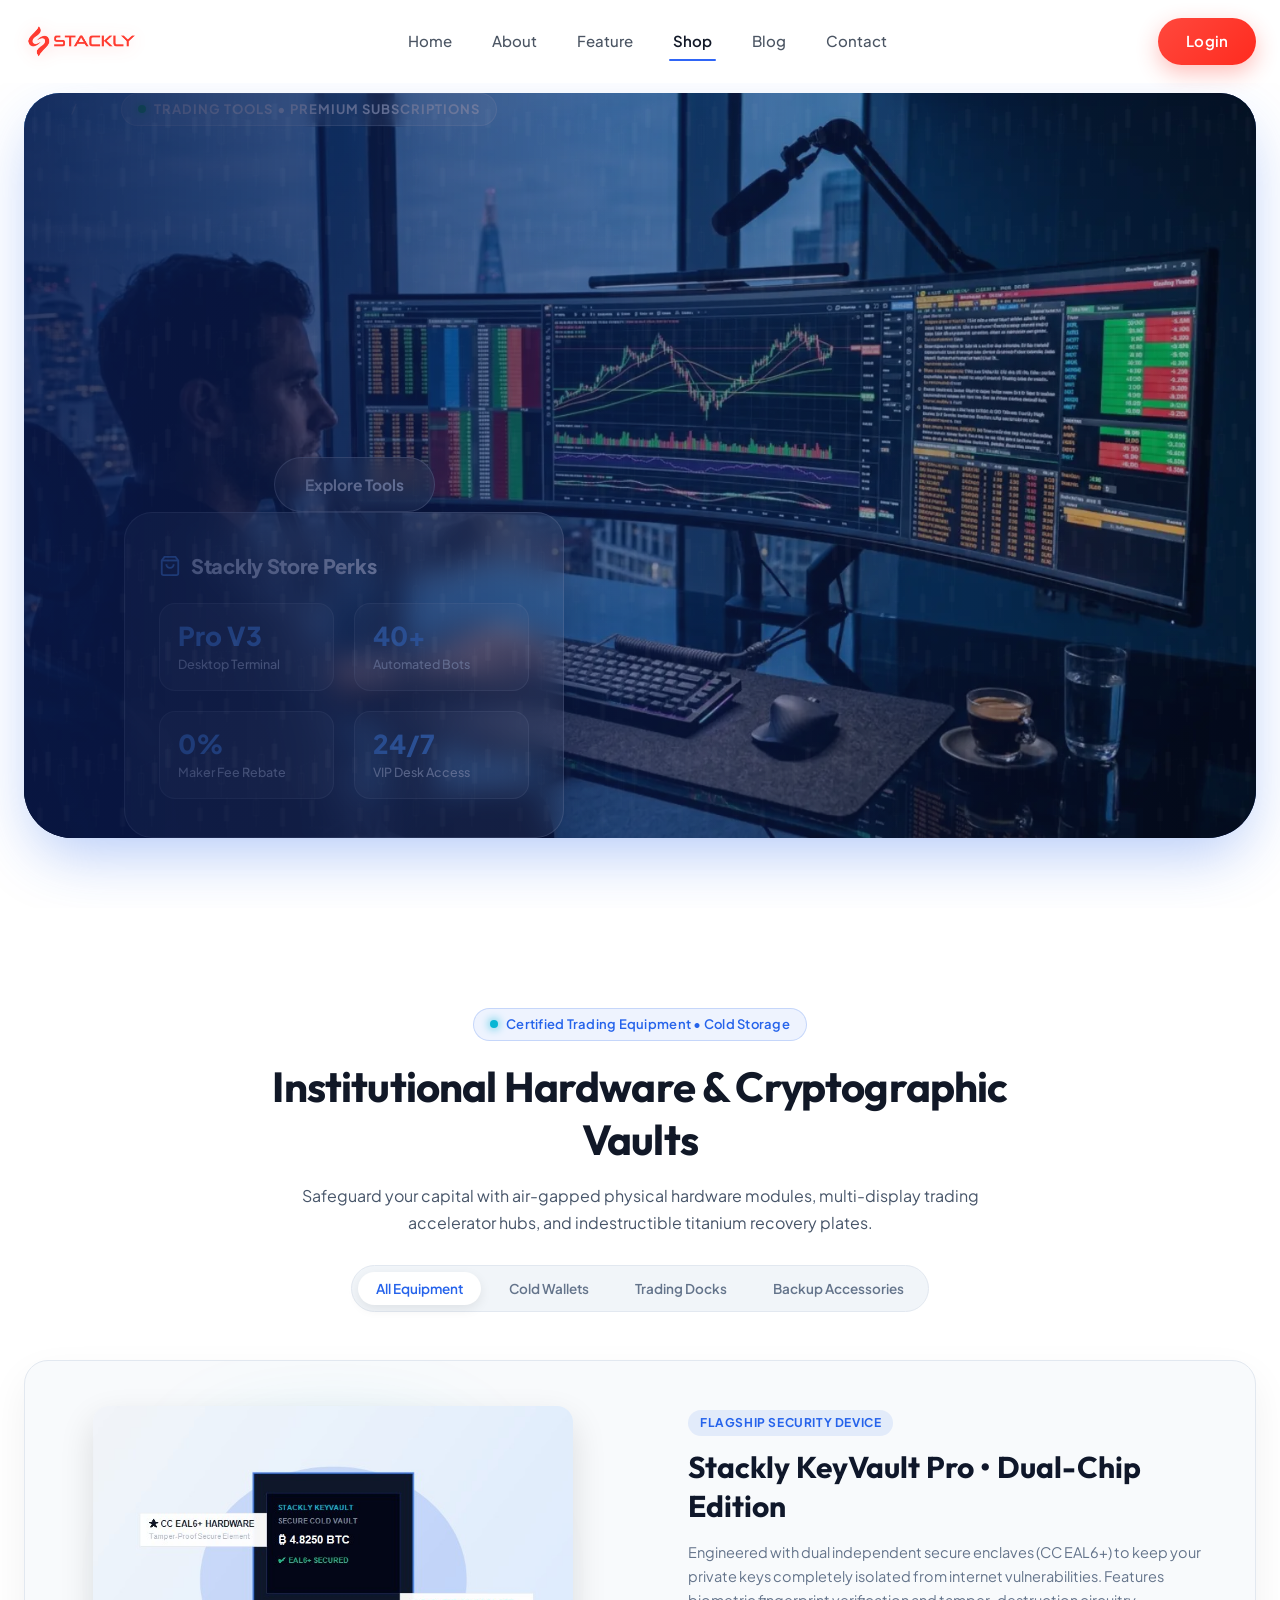
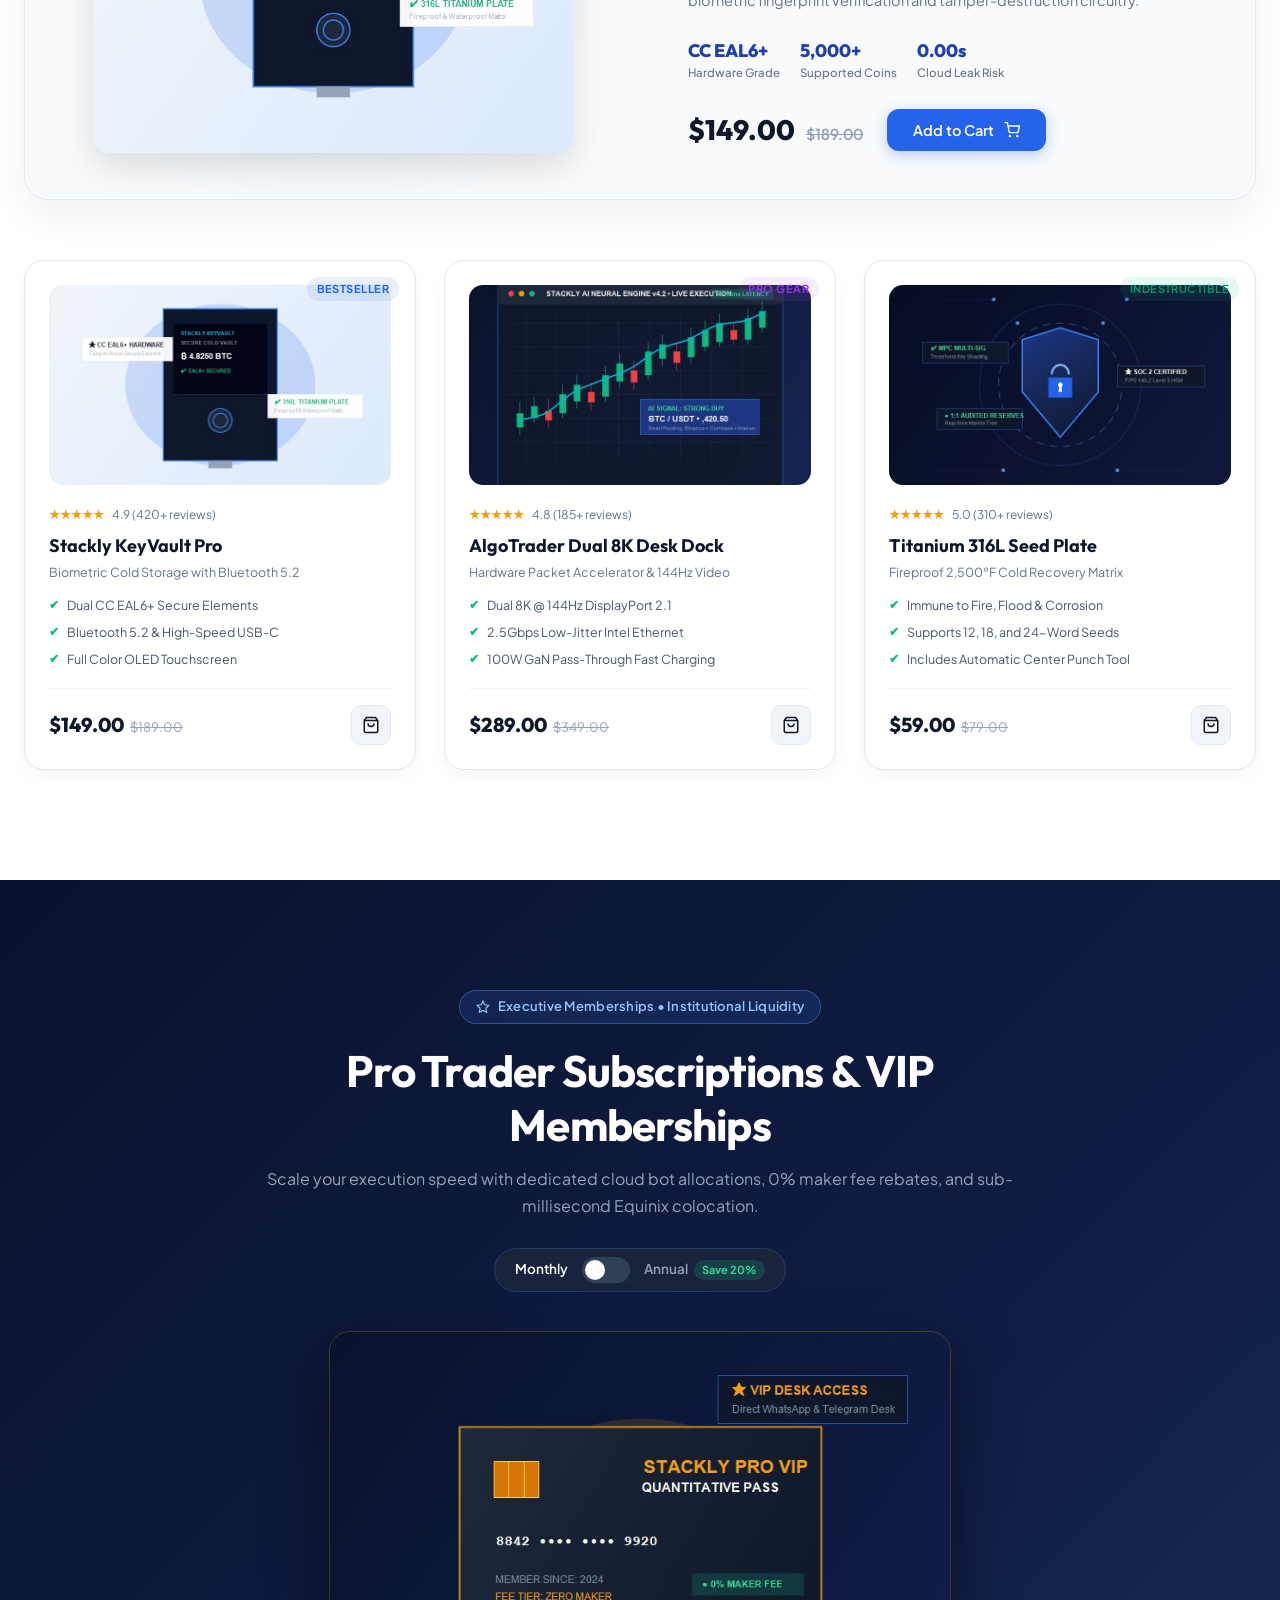
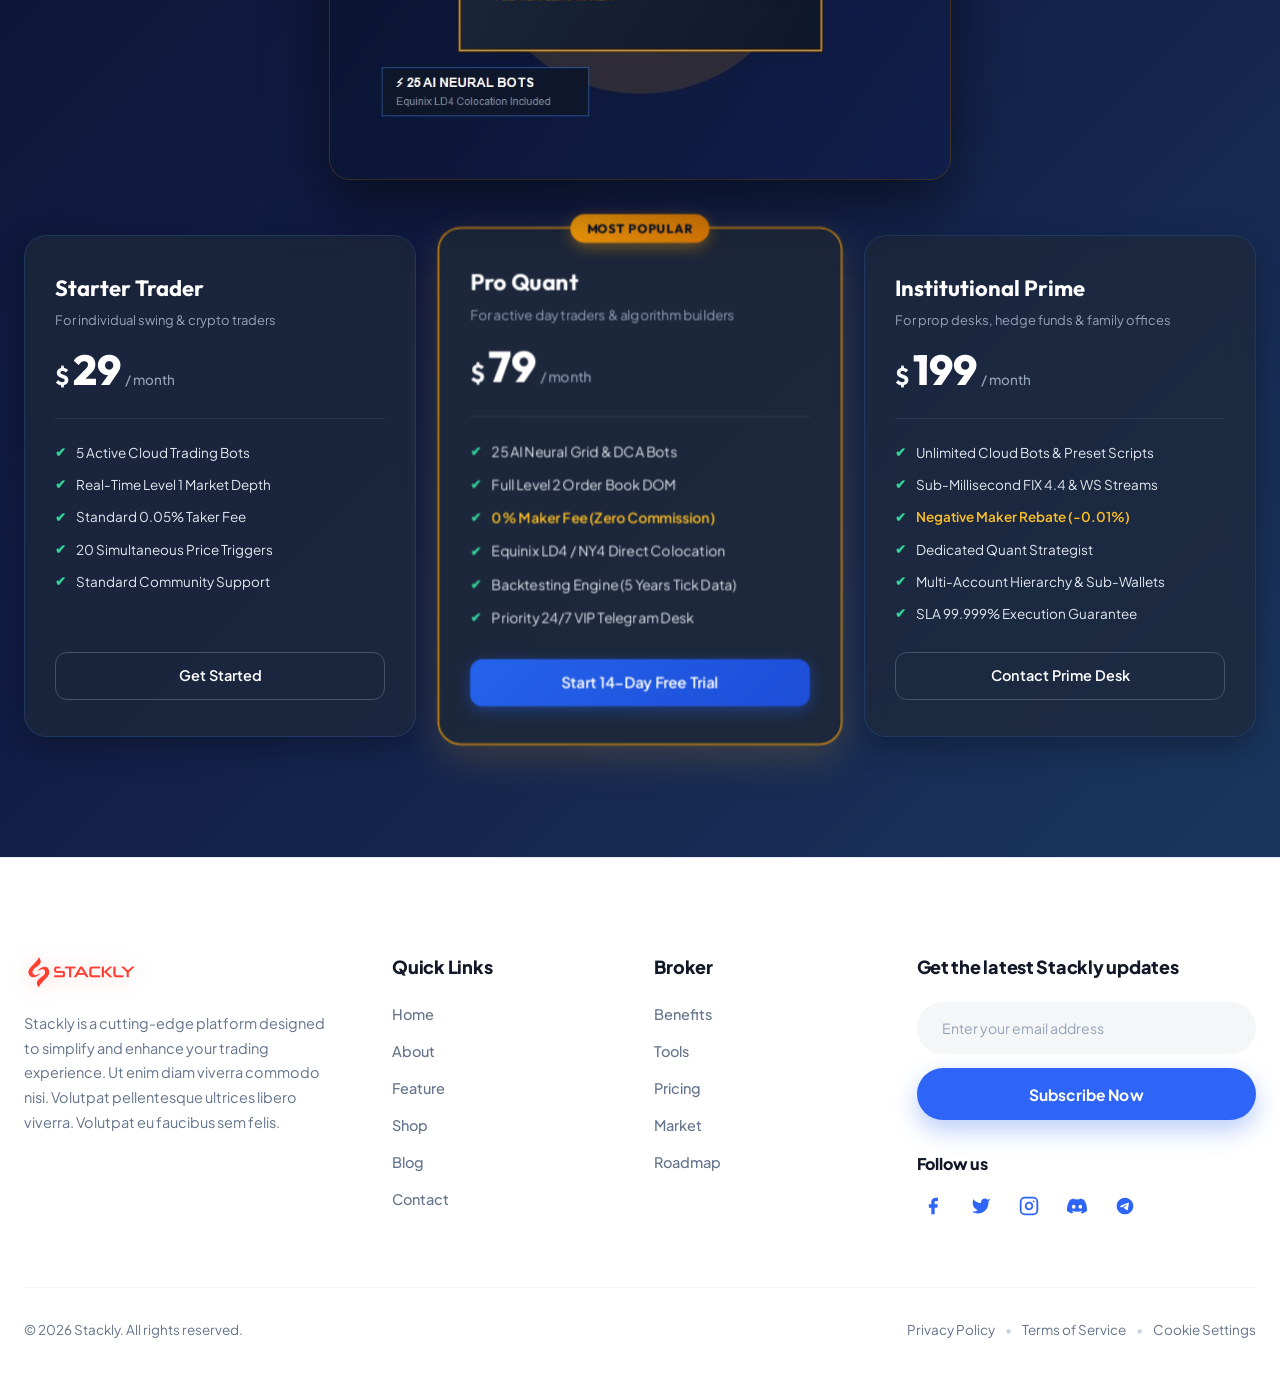
<file: shop.html>
﻿<!DOCTYPE html>
<html lang="en">
<head>
  <meta charset="UTF-8">
  <meta name="viewport" content="width=device-width, initial-scale=1.0">
  <title>Trading Terminals &amp; Shop - Stackly Stock Trading &amp; Investment</title>
  
  <!-- Favicon -->
  <link rel="icon" type="image/svg+xml" href="assets/images/logo-icon.svg">
  
  <!-- Google Fonts: Plus Jakarta Sans & Outfit -->
  <link rel="preconnect" href="https://fonts.googleapis.com">
  <link rel="preconnect" href="https://fonts.gstatic.com" crossorigin>
  <link href="https://fonts.googleapis.com/css2?family=Outfit:wght@400;500;600;700;800&family=Plus+Jakarta+Sans:wght@300;400;500;600;700;800&display=swap" rel="stylesheet">
  
  <!-- Theme Stylesheet -->
  <link rel="stylesheet" href="assets/css/style.css">
</head>
<body>

  <!-- =========================================================================
       Navigation Header
       ========================================================================= -->
  <header class="site-header">
    <div class="nav-container">
      
      <!-- Logo: 3D Isometric Cube + "Stackly" -->
      <a href="index.html" class="brand-logo" aria-label="Stackly Home">
        <img src="assets/images/stackly_.webp" alt="Stackly Logo" class="brand-logo-img" height="38" style="height:38px;width:auto;display:block;">
      </a>

      <!-- Center Nav Links: Home, About, Feature, Shop, Blog, Contact -->
      <nav class="nav-menu-wrapper" aria-label="Main Navigation">
        <ul class="nav-menu">
          <li class="nav-item">
            <a href="index.html" class="nav-link">Home</a>
          </li>
          <li class="nav-item">
            <a href="about.html" class="nav-link">About</a>
          </li>
          <li class="nav-item">
            <a href="feature.html" class="nav-link">Feature</a>
          </li>
          <li class="nav-item active">
            <a href="shop.html" class="nav-link">Shop</a>
          </li>
          <li class="nav-item">
            <a href="blog.html" class="nav-link">Blog</a>
          </li>
          <li class="nav-item">
            <a href="contact.html" class="nav-link">Contact</a>
          </li>
        </ul>
      </nav>

      <!-- Right Header Action: Dashboard Button -->
      <div class="nav-actions">
         <a href="login.html" class="btn-explore">Login</a>
        
        <!-- Mobile Menu Hamburger Button -->
        <button class="mobile-toggle" aria-label="Toggle Navigation Menu">
          <span></span>
          <span></span>
          <span></span>
        </button>
      </div>

    </div>
  </header>

  <!-- =========================================================================
       Shop - Hero Section
       High-Quality Theme-Related WebP Background (< 100KB) + Glassmorphism Metrics
       ========================================================================= -->
  <main class="page-hero-wrapper">
    <section class="page-hero-card">
      
      <!-- Theme WebP Background (< 100KB) -->
      <div class="page-hero-bg" style="background-image: url('assets/images/shop-hero-bg.webp');"></div>
      <div class="page-hero-overlay"></div>
      <div class="page-hero-watermark"></div>

      <!-- Hero Content Inner Grid -->
      <div class="page-hero-grid">
        
        <!-- Left Column: Typography & CTAs -->
        <div class="page-hero-left">
          <div class="page-breadcrumb">
            <a href="index.html">Home</a>
            <span class="bread-sep">/</span>
            <span class="bread-current">Shop</span>
          </div>

          <div class="page-hero-badge">
            <span class="pulse-dot"></span>
            <span>Trading Tools &bull; Premium Subscriptions</span>
          </div>

          <h1 class="page-hero-title">
            Professional Trading Terminals &amp; Algorithmic Toolkits
          </h1>

          <p class="page-hero-desc">
            Upgrade your portfolio management with Stackly Pro subscriptions, automated bot presets, hardware wallets, and institutional liquidity feeds tailored for serious traders.
          </p>

          <div class="page-hero-actions">
            <a href="index.html#pricing" class="btn-started">
              <span>View All Packages</span>
              <svg class="arrow" viewBox="0 0 24 24" fill="none">
                <path d="M9 18l6-6-6-6" stroke="currentColor"/>
              </svg>
            </a>
            <a href="feature.html" class="btn-page-hero-outline">
              Explore Tools
            </a>
          </div>
        </div>

        <!-- Right Column: Glassmorphism Info & Stats Card -->
        <div class="page-hero-right">
          <div class="page-hero-glass-card">
            <h3 class="glass-card-title">
              <svg viewBox="0 0 24 24" fill="none" width="22" height="22" stroke="#60A5FA" stroke-width="2"><path d="M6 2L3 6v14a2 2 0 0 0 2 2h14a2 2 0 0 0 2-2V6l-3-4z"/><line x1="3" y1="6" x2="21" y2="6"/><path d="M16 10a4 4 0 0 1-8 0"/></svg>
              Stackly Store Perks
            </h3>
            <div class="glass-card-stats">
              <div class="glass-stat-item">
                <span class="glass-stat-num">Pro V3</span>
                <span class="glass-stat-label">Desktop Terminal</span>
              </div>
              <div class="glass-stat-item">
                <span class="glass-stat-num">40+</span>
                <span class="glass-stat-label">Automated Bots</span>
              </div>
              <div class="glass-stat-item">
                <span class="glass-stat-num">0%</span>
                <span class="glass-stat-label">Maker Fee Rebate</span>
              </div>
              <div class="glass-stat-item">
                <span class="glass-stat-num">24/7</span>
                <span class="glass-stat-label">VIP Desk Access</span>
              </div>
            </div>
          </div>
        </div>

      </div>
    </section>
  </main>

  <!-- =========================================================================
       Shop Page - Section 1: Institutional Hardware & Cryptographic Vaults
       Layout: Category Filter Bar + 3 Hardware Products Grid + Visual Showcase
       Image: assets/images/shop-hardware-showcase.webp (< 100KB)
       ========================================================================= -->
  <section class="shop-hardware-section" id="hardware-kits">
    <div class="container">
      
      <!-- Section Header -->
      <div class="shop-header">
        <div class="feature-badge">
          <span class="badge-dot-cyan"></span>
          <span>Certified Trading Equipment &bull; Cold Storage</span>
        </div>
        <h2 class="shop-section-heading">
          Institutional Hardware &amp; Cryptographic Vaults
        </h2>
        <p class="shop-section-desc">
          Safeguard your capital with air-gapped physical hardware modules, multi-display trading accelerator hubs, and indestructible titanium recovery plates.
        </p>

        <!-- Category Filter Pills -->
        <div class="shop-filter-bar" role="tablist" aria-label="Hardware Categories">
          <button class="filter-pill active" data-filter="all">All Equipment</button>
          <button class="filter-pill" data-filter="wallets">Cold Wallets</button>
          <button class="filter-pill" data-filter="docks">Trading Docks</button>
          <button class="filter-pill" data-filter="backup">Backup Accessories</button>
        </div>
      </div>

      <!-- Featured Hardware Showcase Banner (27.5 KB WebP Image) -->
      <div class="hardware-banner-card">
        <div class="banner-grid">
          <div class="banner-visual-box">
            <div class="banner-ambient-glow" aria-hidden="true"></div>
            <img src="assets/images/shop-hardware-showcase.webp" alt="Stackly KeyVault Pro Cryptographic Cold Storage Hardware" class="hardware-banner-img" width="720" height="520" loading="lazy">
          </div>
          <div class="banner-content-box">
            <span class="banner-tag">Flagship Security Device</span>
            <h3 class="banner-title">Stackly KeyVault Pro &bull; Dual-Chip Edition</h3>
            <p class="banner-desc">
              Engineered with dual independent secure enclaves (CC EAL6+) to keep your private keys completely isolated from internet vulnerabilities. Features biometric fingerprint verification and tamper-destruction circuitry.
            </p>
            <div class="banner-specs">
              <div class="banner-spec-item">
                <span class="bsi-val">CC EAL6+</span>
                <span class="bsi-lbl">Hardware Grade</span>
              </div>
              <div class="banner-spec-item">
                <span class="bsi-val">5,000+</span>
                <span class="bsi-lbl">Supported Coins</span>
              </div>
              <div class="banner-spec-item">
                <span class="bsi-val">0.00s</span>
                <span class="bsi-lbl">Cloud Leak Risk</span>
              </div>
            </div>
            <div class="banner-action-row">
              <span class="banner-price">$149.00 <span class="price-orig">$189.00</span></span>
              <button class="btn-buy-now btn-add-cart" data-product="Stackly KeyVault Pro">
                <span>Add to Cart</span>
                <svg viewBox="0 0 24 24" fill="none" stroke="currentColor" stroke-width="2" width="16" height="16"><circle cx="9" cy="21" r="1"/><circle cx="20" cy="21" r="1"/><path d="M1 1h4l2.68 13.39a2 2 0 0 0 2 1.61h9.72a2 2 0 0 0 2-1.61L23 6H6"/></svg>
              </button>
            </div>
          </div>
        </div>
      </div>

      <!-- Products Grid -->
      <div class="products-grid">

        <!-- Product 1: KeyVault Pro -->
        <div class="product-card" data-category="wallets" tabindex="0">
          <div class="product-badge-top">Bestseller</div>
          <div class="product-image-wrap">
            <img src="assets/images/shop-hardware-showcase.webp" alt="Stackly KeyVault Pro" class="product-img" loading="lazy">
          </div>
          <div class="product-details">
            <div class="product-rating">
              <span class="stars">&#9733;&#9733;&#9733;&#9733;&#9733;</span>
              <span class="review-count">4.9 (420+ reviews)</span>
            </div>
            <h4 class="product-title">Stackly KeyVault Pro</h4>
            <p class="product-subtitle">Biometric Cold Storage with Bluetooth 5.2</p>
            <ul class="product-perks">
              <li><span>Dual CC EAL6+ Secure Elements</span></li>
              <li><span>Bluetooth 5.2 &amp; High-Speed USB-C</span></li>
              <li><span>Full Color OLED Touchscreen</span></li>
            </ul>
            <div class="product-bottom-row">
              <div class="product-pricing">
                <span class="curr-price">$149.00</span>
                <span class="old-price">$189.00</span>
              </div>
              <button class="btn-product-cart btn-add-cart" data-product="Stackly KeyVault Pro" aria-label="Add Stackly KeyVault Pro to Cart">
                <svg viewBox="0 0 24 24" fill="none" stroke="currentColor" stroke-width="2" width="18" height="18"><path d="M6 2L3 6v14a2 2 0 0 0 2 2h14a2 2 0 0 0 2-2V6l-3-4z"/><line x1="3" y1="6" x2="21" y2="6"/><path d="M16 10a4 4 0 0 1-8 0"/></svg>
              </button>
            </div>
          </div>
        </div>

        <!-- Product 2: AlgoTrader Dual 8K Dock -->
        <div class="product-card" data-category="docks" tabindex="0">
          <div class="product-badge-top badge-pro">Pro Gear</div>
          <div class="product-image-wrap">
            <img src="assets/images/feature-ai-terminal.webp" alt="AlgoTrader Dual 8K Dock" class="product-img" loading="lazy">
          </div>
          <div class="product-details">
            <div class="product-rating">
              <span class="stars">&#9733;&#9733;&#9733;&#9733;&#9733;</span>
              <span class="review-count">4.8 (185+ reviews)</span>
            </div>
            <h4 class="product-title">AlgoTrader Dual 8K Desk Dock</h4>
            <p class="product-subtitle">Hardware Packet Accelerator &amp; 144Hz Video</p>
            <ul class="product-perks">
              <li><span>Dual 8K @ 144Hz DisplayPort 2.1</span></li>
              <li><span>2.5Gbps Low-Jitter Intel Ethernet</span></li>
              <li><span>100W GaN Pass-Through Fast Charging</span></li>
            </ul>
            <div class="product-bottom-row">
              <div class="product-pricing">
                <span class="curr-price">$289.00</span>
                <span class="old-price">$349.00</span>
              </div>
              <button class="btn-product-cart btn-add-cart" data-product="AlgoTrader Dual 8K Dock" aria-label="Add AlgoTrader Dual 8K Dock to Cart">
                <svg viewBox="0 0 24 24" fill="none" stroke="currentColor" stroke-width="2" width="18" height="18"><path d="M6 2L3 6v14a2 2 0 0 0 2 2h14a2 2 0 0 0 2-2V6l-3-4z"/><line x1="3" y1="6" x2="21" y2="6"/><path d="M16 10a4 4 0 0 1-8 0"/></svg>
              </button>
            </div>
          </div>
        </div>

        <!-- Product 3: Titanium Seed Recovery Plate -->
        <div class="product-card" data-category="backup" tabindex="0">
          <div class="product-badge-top badge-green">Indestructible</div>
          <div class="product-image-wrap">
            <img src="assets/images/feature-vault-security.webp" alt="Titanium Seed Recovery Plate" class="product-img" loading="lazy">
          </div>
          <div class="product-details">
            <div class="product-rating">
              <span class="stars">&#9733;&#9733;&#9733;&#9733;&#9733;</span>
              <span class="review-count">5.0 (310+ reviews)</span>
            </div>
            <h4 class="product-title">Titanium 316L Seed Plate</h4>
            <p class="product-subtitle">Fireproof 2,500&deg;F Cold Recovery Matrix</p>
            <ul class="product-perks">
              <li><span>Immune to Fire, Flood &amp; Corrosion</span></li>
              <li><span>Supports 12, 18, and 24-Word Seeds</span></li>
              <li><span>Includes Automatic Center Punch Tool</span></li>
            </ul>
            <div class="product-bottom-row">
              <div class="product-pricing">
                <span class="curr-price">$59.00</span>
                <span class="old-price">$79.00</span>
              </div>
              <button class="btn-product-cart btn-add-cart" data-product="Titanium 316L Seed Plate" aria-label="Add Titanium 316L Seed Plate to Cart">
                <svg viewBox="0 0 24 24" fill="none" stroke="currentColor" stroke-width="2" width="18" height="18"><path d="M6 2L3 6v14a2 2 0 0 0 2 2h14a2 2 0 0 0 2-2V6l-3-4z"/><line x1="3" y1="6" x2="21" y2="6"/><path d="M16 10a4 4 0 0 1-8 0"/></svg>
              </button>
            </div>
          </div>
        </div>

      </div>

    </div>
  </section>

  <!-- =========================================================================
       Shop Page - Section 2: Pro Trader Subscriptions & VIP Terminals
       Layout: Interactive Billing Switcher + 3 Subscription Tier Cards
       Image: assets/images/shop-pro-membership.webp (< 100KB)
       ========================================================================= -->
  <section class="shop-plans-section" id="trading-plans">
    <div class="container">
      
      <!-- Section Header -->
      <div class="plans-header">
        <div class="feature-badge badge-security">
          <svg viewBox="0 0 24 24" fill="none" stroke="currentColor" stroke-width="2" width="14" height="14"><polygon points="12 2 15.09 8.26 22 9.27 17 14.14 18.18 21.02 12 17.77 5.82 21.02 7 14.14 2 9.27 8.91 8.26 12 2"/></svg>
          <span>Executive Memberships &bull; Institutional Liquidity</span>
        </div>
        <h2 class="plans-heading text-white">
          Pro Trader Subscriptions &amp; VIP Memberships
        </h2>
        <p class="plans-subheading">
          Scale your execution speed with dedicated cloud bot allocations, 0% maker fee rebates, and sub-millisecond Equinix colocation.
        </p>

        <!-- Billing Period Toggle -->
        <div class="billing-toggle-wrap">
          <span class="billing-label billing-monthly active">Monthly</span>
          <button class="billing-switch-btn" id="billingSwitchBtn" aria-label="Toggle annual billing discount">
            <span class="billing-switch-slider"></span>
          </button>
          <span class="billing-label billing-annual">
            Annual <span class="discount-pill">Save 20%</span>
          </span>
        </div>
      </div>

      <!-- Featured VIP Pass Visual Card (35.4 KB WebP Image) -->
      <div class="vip-pass-showcase-row">
        <div class="vip-pass-card">
          <div class="vip-ambient-glow" aria-hidden="true"></div>
          <img src="assets/images/shop-pro-membership.webp" alt="Stackly Pro Quantitative VIP Pass and Card" class="vip-pass-img" width="720" height="520" loading="lazy">
        </div>
      </div>

      <!-- 3 Tier Pricing Cards Grid -->
      <div class="pricing-tiers-grid">

        <!-- Tier 1: Starter -->
        <div class="plan-card" tabindex="0">
          <div class="plan-card-header">
            <h3 class="plan-name">Starter Trader</h3>
            <p class="plan-target">For individual swing &amp; crypto traders</p>
            <div class="plan-price-box">
              <span class="price-currency">$</span>
              <span class="price-amount" data-monthly="29" data-annual="24">29</span>
              <span class="price-period">/ month</span>
            </div>
          </div>
          <ul class="plan-perks-list">
            <li><span>5 Active Cloud Trading Bots</span></li>
            <li><span>Real-Time Level 1 Market Depth</span></li>
            <li><span>Standard 0.05% Taker Fee</span></li>
            <li><span>20 Simultaneous Price Triggers</span></li>
            <li><span>Standard Community Support</span></li>
          </ul>
          <div class="plan-card-footer">
            <a href="404.html" class="btn-plan-action btn-plan-outline">Get Started</a>
          </div>
        </div>

        <!-- Tier 2: Pro Quant (Featured) -->
        <div class="plan-card plan-featured" tabindex="0">
          <div class="featured-ribbon">Most Popular</div>
          <div class="plan-card-header">
            <h3 class="plan-name">Pro Quant</h3>
            <p class="plan-target">For active day traders &amp; algorithm builders</p>
            <div class="plan-price-box">
              <span class="price-currency">$</span>
              <span class="price-amount" data-monthly="79" data-annual="64">79</span>
              <span class="price-period">/ month</span>
            </div>
          </div>
          <ul class="plan-perks-list">
            <li><span>25 AI Neural Grid &amp; DCA Bots</span></li>
            <li><span>Full Level 2 Order Book DOM</span></li>
            <li class="perk-highlight"><span>0% Maker Fee (Zero Commission)</span></li>
            <li><span>Equinix LD4 / NY4 Direct Colocation</span></li>
            <li><span>Backtesting Engine (5 Years Tick Data)</span></li>
            <li><span>Priority 24/7 VIP Telegram Desk</span></li>
          </ul>
          <div class="plan-card-footer">
            <a href="404.html" class="btn-plan-action btn-plan-primary">Start 14-Day Free Trial</a>
          </div>
        </div>

        <!-- Tier 3: Institutional Prime -->
        <div class="plan-card" tabindex="0">
          <div class="plan-card-header">
            <h3 class="plan-name">Institutional Prime</h3>
            <p class="plan-target">For prop desks, hedge funds &amp; family offices</p>
            <div class="plan-price-box">
              <span class="price-currency">$</span>
              <span class="price-amount" data-monthly="199" data-annual="159">199</span>
              <span class="price-period">/ month</span>
            </div>
          </div>
          <ul class="plan-perks-list">
            <li><span>Unlimited Cloud Bots &amp; Preset Scripts</span></li>
            <li><span>Sub-Millisecond FIX 4.4 &amp; WS Streams</span></li>
            <li class="perk-highlight"><span>Negative Maker Rebate (-0.01%)</span></li>
            <li><span>Dedicated Quant Strategist</span></li>
            <li><span>Multi-Account Hierarchy &amp; Sub-Wallets</span></li>
            <li><span>SLA 99.999% Execution Guarantee</span></li>
          </ul>
          <div class="plan-card-footer">
            <a href="404.html" class="btn-plan-action btn-plan-outline">Contact Prime Desk</a>
          </div>
        </div>

      </div>

    </div>
  </section>

  <!-- =========================================================================
       Site Footer
       ========================================================================= -->
  <footer class="site-footer" id="contact">
    <div class="container">
      <div class="footer-grid">

        <!-- Column 1: Brand Info -->
        <div class="footer-col footer-col-brand">
          <a href="index.html" class="brand-logo footer-logo" aria-label="Stackly Home">
            <img src="assets/images/stackly_.webp" alt="Stackly Logo" class="brand-logo-img" height="38" style="height:38px;width:auto;display:block;">
          </a>
          <p class="footer-desc">
            Stackly is a cutting-edge platform designed to simplify and enhance your trading experience. Ut enim diam viverra commodo nisi. Volutpat pellentesque ultrices libero viverra. Volutpat eu faucibus sem felis.
          </p>
        </div>

        <!-- Column 2: Quick Links -->
        <div class="footer-col">
          <h4 class="footer-col-title">Quick Links</h4>
          <ul class="footer-links">
            <li><a href="index.html">Home</a></li>
            <li><a href="about.html">About</a></li>
            <li><a href="feature.html">Feature</a></li>
            <li><a href="shop.html">Shop</a></li>
            <li><a href="blog.html">Blog</a></li>
            <li><a href="contact.html">Contact</a></li>
          </ul>
        </div>

        <!-- Column 3: Broker -->
        <div class="footer-col">
          <h4 class="footer-col-title">Broker</h4>
          <ul class="footer-links">
            <li><a href="404.html">Benefits</a></li>
            <li><a href="404.html">Tools</a></li>
            <li><a href="404.html">Pricing</a></li>
            <li><a href="404.html">Market</a></li>
            <li><a href="404.html">Roadmap</a></li>
          </ul>
        </div>

        <!-- Column 4: Newsletter & Socials -->
        <div class="footer-col footer-col-newsletter">
          <h4 class="footer-col-title">Get the latest Stackly updates</h4>
          <form class="footer-subscribe-form" onsubmit="event.preventDefault(); alert('Thank you for subscribing to Stackly updates!');">
            <div class="input-pill-wrapper">
              <input type="email" class="footer-input" placeholder="Enter your email address" required aria-label="Enter your email address">
            </div>
            <button type="submit" class="btn-footer-subscribe">Subscribe Now</button>
          </form>

          <div class="footer-social-section">
            <h5 class="footer-social-title">Follow us</h5>
            <div class="footer-social-icons">
              <a href="404.html" class="social-icon" aria-label="Follow Stackly on Facebook">
                <svg viewBox="0 0 24 24" fill="currentColor"><path d="M18 2h-3a5 5 0 0 0-5 5v3H7v4h3v8h4v-8h3l1-4h-4V7a1 1 0 0 1 1-1h3z"/></svg>
              </a>
              <a href="404.html" class="social-icon" aria-label="Follow Stackly on Twitter">
                <svg viewBox="0 0 24 24" fill="currentColor"><path d="M23 3a10.9 10.9 0 0 1-3.14 1.53 4.48 4.48 0 0 0-7.86 3v1A10.66 10.66 0 0 1 3 4s-4 9 5 13a11.64 11.64 0 0 1-7 2c9 5 20 0 20-11.5a4.5 4.5 0 0 0-.08-.83A7.72 7.72 0 0 0 23 3z"/></svg>
              </a>
              <a href="404.html" class="social-icon" aria-label="Follow Stackly on Instagram">
                <svg viewBox="0 0 24 24" fill="none" stroke="currentColor" stroke-width="2.2" stroke-linecap="round" stroke-linejoin="round">
                  <rect x="2" y="2" width="20" height="20" rx="5" ry="5"/>
                  <path d="M16 11.37A4 4 0 1 1 12.63 8 4 4 0 0 1 16 11.37z"/>
                  <line x1="17.5" y1="6.5" x2="17.51" y2="6.5"/>
                </svg>
              </a>
              <a href="404.html" class="social-icon" aria-label="Join Stackly Discord Community">
                <svg viewBox="0 0 24 24" fill="currentColor">
                  <path d="M20.317 4.37a19.791 19.791 0 0 0-4.885-1.515.074.074 0 0 0-.079.037c-.21.375-.444.864-.608 1.25a18.27 18.27 0 0 0-5.487 0 12.64 12.64 0 0 0-.617-1.25.077.077 0 0 0-.079-.037A19.736 19.736 0 0 0 3.677 4.37a.07.07 0 0 0-.032.027C.533 9.046-.32 13.58.099 18.057a.082.082 0 0 0 .031.057 19.9 19.9 0 0 0 5.993 3.03.078.078 0 0 0 .084-.028c.462-.63.874-1.295 1.226-1.994.021-.041.001-.09-.041-.106a13.107 13.107 0 0 1-1.872-.892.077.077 0 0 1-.008-.128 10.2 10.2 0 0 0 .372-.292.074.074 0 0 1 .077-.01c3.929 1.793 8.18 1.793 12.061 0a.074.074 0 0 1 .078.01c.12.098.246.198.373.292a.077.077 0 0 1-.006.127 12.299 12.299 0 0 1-1.873.894.077.077 0 0 0-.041.107c.36.698.772 1.362 1.225 1.993a.076.076 0 0 0 .084.028 19.839 19.839 0 0 0 6.002-3.03.077.077 0 0 0 .032-.054c.5-5.177-.838-9.674-3.549-13.66a.061.061 0 0 0-.031-.028zM8.02 15.33c-1.183 0-2.157-1.085-2.157-2.419 0-1.333.956-2.419 2.157-2.419 1.21 0 2.176 1.096 2.157 2.42 0 1.333-.956 2.418-2.157 2.418zm7.975 0c-1.183 0-2.157-1.085-2.157-2.419 0-1.333.955-2.419 2.157-2.419 1.21 0 2.176 1.096 2.157 2.42 0 1.333-.946 2.418-2.157 2.418z"/>
              </svg>
            </a>
            <a href="404.html" class="social-icon" aria-label="Join Stackly on Telegram">
              <svg viewBox="0 0 24 24" fill="currentColor">
                <path d="M12 2C6.48 2 2 6.48 2 12s4.48 10 10 10 10-4.48 10-10S17.52 2 12 2zm4.64 6.8c-.15 1.58-.8 5.42-1.13 7.19-.14.75-.42 1-.68 1.03-.58.05-1.02-.38-1.58-.75-.88-.58-1.38-.94-2.23-1.5-.99-.65-.35-1.01.22-1.59.15-.15 2.71-2.48 2.76-2.69a.2.2 0 0 0-.05-.18c-.06-.05-.14-.03-.21-.02-.09.02-1.49.95-4.22 2.79-.4.27-.76.41-1.08.4-.36-.01-1.04-.2-1.55-.37-.63-.2-1.12-.31-1.08-.66.02-.18.27-.36.74-.55 2.92-1.27 4.86-2.11 5.83-2.51 2.78-1.16 3.35-1.36 3.73-1.36.08 0 .27.02.39.12.1.08.13.19.14.27-.01.06.01.24 0 .38z"/>
              </svg>
            </a>
          </div>
        </div>
      </div>

      </div>

      <!-- Bottom Copyright Bar -->
      <div class="footer-bottom-bar">
        <p class="footer-copy">&copy; 2026 Stackly. All rights reserved.</p>
        <div class="footer-legal-links">
          <a href="404.html">Privacy Policy</a>
          <span class="legal-dot">&bull;</span>
          <a href="404.html">Terms of Service</a>
          <span class="legal-dot">&bull;</span>
          <a href="404.html">Cookie Settings</a>
        </div>
      </div>
    </div>
  </footer>

  <!-- Floating Scroll to Top Button -->
  <button class="scroll-to-top" id="scrollTopBtn" aria-label="Scroll to top of page" title="Scroll to Top">
    <svg viewBox="0 0 24 24" fill="none" stroke="currentColor" stroke-width="2.5" stroke-linecap="round" stroke-linejoin="round">
      <polyline points="18 15 12 9 6 15"/>
    </svg>
  </button>

  <!-- Main JavaScript Controller -->
  <script src="assets/js/main.js"></script>
</body>
</html>
</file>
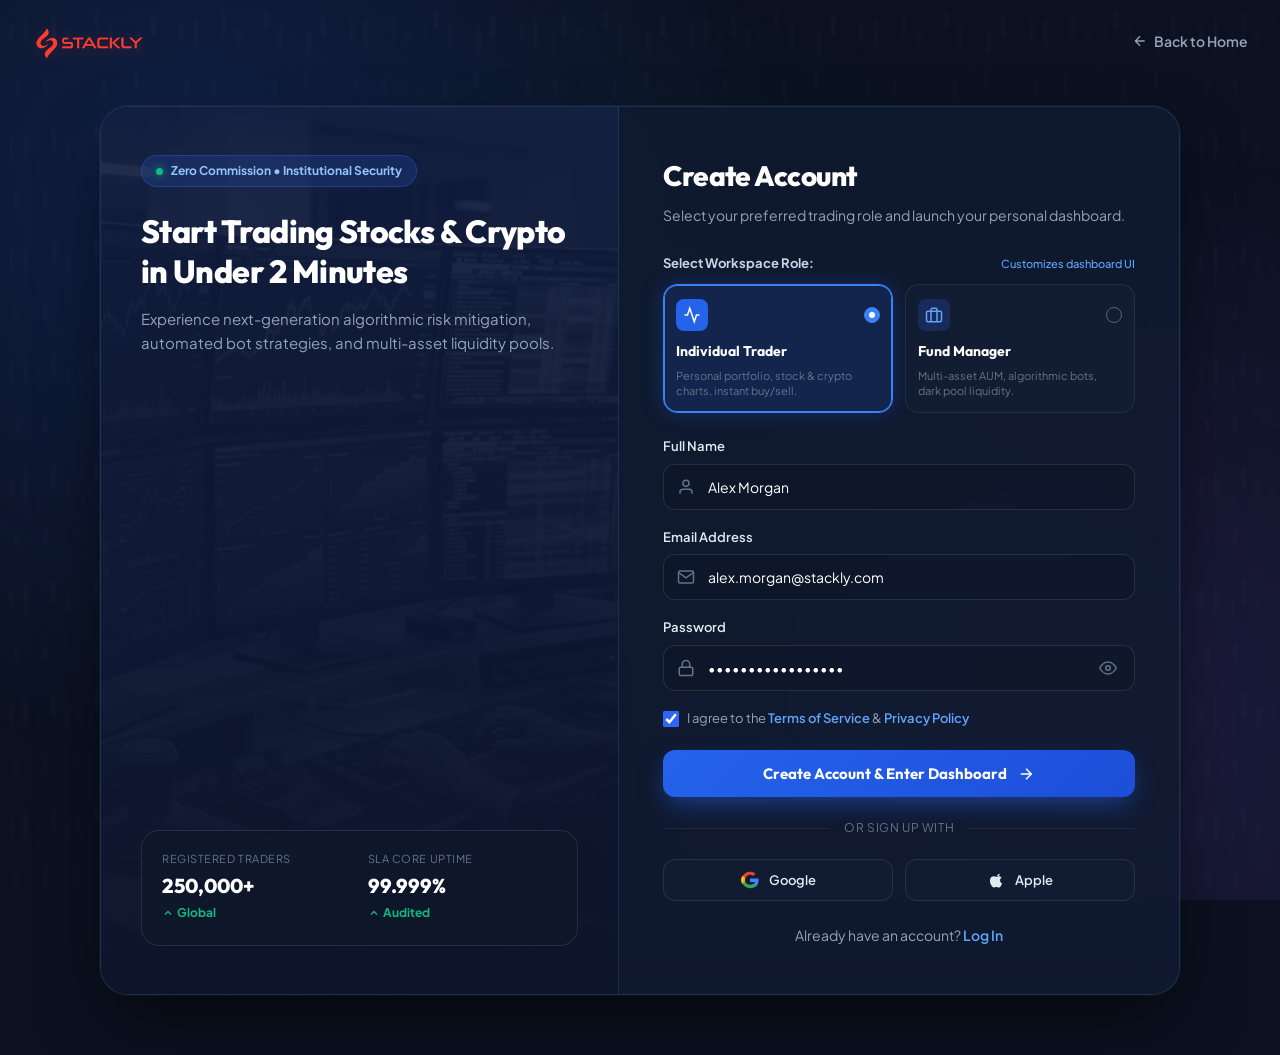
<file: signup.html>
﻿<!DOCTYPE html>
<html lang="en">
<head>
  <meta charset="UTF-8">
  <meta name="viewport" content="width=device-width, initial-scale=1.0">
  <title>Sign Up for Stackly - Open Trading Account &amp; Dashboard</title>
  
  <!-- Favicon -->
  <link rel="icon" type="image/svg+xml" href="assets/images/logo-icon.svg">
  
  <!-- Google Fonts: Plus Jakarta Sans & Outfit -->
  <link rel="preconnect" href="https://fonts.googleapis.com">
  <link rel="preconnect" href="https://fonts.gstatic.com" crossorigin>
  <link href="https://fonts.googleapis.com/css2?family=Outfit:wght@400;500;600;700;800&family=Plus+Jakarta+Sans:wght@300;400;500;600;700;800&display=swap" rel="stylesheet">
  
  <!-- Base Theme Stylesheet & Auth Dashboard Styles -->
  <link rel="stylesheet" href="assets/css/style.css">
  <link rel="stylesheet" href="assets/css/auth-dashboard.css">
</head>
<body class="auth-body">

  <!-- Background Ambient Glow & Candlestick Watermark -->
  <div class="auth-bg-glow"></div>
  <div class="auth-watermark"></div>

  <!-- Top Minimal Header -->
  <header class="auth-header">
    <a href="index.html" class="auth-brand" aria-label="Stackly Home">
      <img src="assets/images/stackly_.webp" alt="Stackly Logo" class="brand-logo-img" height="38" style="height:38px;width:auto;display:block;">
    </a>

    <div class="auth-header-links">
      <a href="index.html" class="auth-nav-link">
        <svg viewBox="0 0 24 24" width="16" height="16" fill="none" stroke="currentColor" stroke-width="2"><path d="M19 12H5M12 19l-7-7 7-7"/></svg>
        Back to Home
      </a>
    </div>
  </header>

  <!-- Main Split Auth Container -->
  <main class="auth-main-container">
    <div class="auth-card-wrapper">

      <!-- Left Visual Showcase Column -->
      <div class="auth-visual-side">
        <div class="auth-visual-bg" style="background-image: url('assets/images/slide3.webp');"></div>
        <div class="auth-visual-overlay"></div>

        <div class="auth-visual-content">
          <div class="auth-visual-badge">
            <span class="dot"></span>
            Zero Commission &bull; Institutional Security
          </div>

          <h1 class="auth-visual-title">
            Start Trading Stocks &amp; Crypto in Under 2 Minutes
          </h1>

          <p class="auth-visual-desc">
            Experience next-generation algorithmic risk mitigation, automated bot strategies, and multi-asset liquidity pools.
          </p>
        </div>

        <!-- Floating Live Metrics Card -->
        <div class="auth-floating-metrics">
          <div class="auth-metric-item">
            <div class="metric-label">Registered Traders</div>
            <div class="metric-value">250,000+</div>
            <div class="metric-change positive">
              <svg viewBox="0 0 24 24" width="12" height="12" fill="none" stroke="currentColor" stroke-width="2.5"><polyline points="18 15 12 9 6 15"/></svg>
              Global
            </div>
          </div>
          <div class="auth-metric-item">
            <div class="metric-label">SLA Core Uptime</div>
            <div class="metric-value">99.999%</div>
            <div class="metric-change positive">
              <svg viewBox="0 0 24 24" width="12" height="12" fill="none" stroke="currentColor" stroke-width="2.5"><polyline points="18 15 12 9 6 15"/></svg>
              Audited
            </div>
          </div>
        </div>
      </div>

      <!-- Right Form Column -->
      <div class="auth-form-side">
        <div class="auth-form-header">
          <h2>Create Account</h2>
          <p>Select your preferred trading role and launch your personal dashboard.</p>
        </div>

        <!-- 2-Role Option Selector -->
        <div class="auth-role-section">
          <div class="role-section-label">
            <span>Select Workspace Role:</span>
            <span class="hint">Customizes dashboard UI</span>
          </div>

          <div class="auth-role-grid">
            
            <!-- Role Option 1: Individual Trader -->
            <div class="role-option-card selected" data-role="Individual Trader">
              <div class="role-card-header">
                <div class="role-card-icon">
                  <svg viewBox="0 0 24 24" width="18" height="18" fill="none" stroke="currentColor" stroke-width="2"><polyline points="22 12 18 12 15 21 9 3 6 12 2 12"/></svg>
                </div>
                <div class="role-radio-dot"></div>
              </div>
              <div class="role-card-title">Individual Trader</div>
              <div class="role-card-desc">Personal portfolio, stock &amp; crypto charts, instant buy/sell.</div>
            </div>

            <!-- Role Option 2: Institutional Fund Manager -->
            <div class="role-option-card" data-role="Institutional Fund Manager">
              <div class="role-card-header">
                <div class="role-card-icon">
                  <svg viewBox="0 0 24 24" width="18" height="18" fill="none" stroke="currentColor" stroke-width="2"><rect x="2" y="7" width="20" height="14" rx="2" ry="2"/><path d="M16 21V5a2 2 0 0 0-2-2h-4a2 2 0 0 0-2 2v16"/></svg>
                </div>
                <div class="role-radio-dot"></div>
              </div>
              <div class="role-card-title">Fund Manager</div>
              <div class="role-card-desc">Multi-asset AUM, algorithmic bots, dark pool liquidity.</div>
            </div>

          </div>
        </div>

        <!-- Signup Form -->
        <form id="signupForm" class="auth-form">
          
          <!-- Full Name Input -->
          <div class="auth-form-group">
            <label class="auth-label" for="signupName">Full Name</label>
            <div class="auth-input-wrapper">
              <span class="auth-input-icon">
                <svg viewBox="0 0 24 24" width="18" height="18" fill="none" stroke="currentColor" stroke-width="2"><path d="M20 21v-2a4 4 0 0 0-4-4H8a4 4 0 0 0-4 4v2"/><circle cx="12" cy="7" r="4"/></svg>
              </span>
              <input type="text" id="signupName" class="auth-input" placeholder="Alex Morgan" value="Alex Morgan" required autocomplete="name" pattern="[A-Za-z\s]+" title="Please enter letters only (no numbers or special characters)">
            </div>
          </div>

          <!-- Email Input -->
          <div class="auth-form-group">
            <label class="auth-label" for="signupEmail">Email Address</label>
            <div class="auth-input-wrapper">
              <span class="auth-input-icon">
                <svg viewBox="0 0 24 24" width="18" height="18" fill="none" stroke="currentColor" stroke-width="2"><path d="M4 4h16c1.1 0 2 .9 2 2v12c0 1.1-.9 2-2 2H4c-1.1 0-2-.9-2-2V6c0-1.1.9-2 2-2z"/><polyline points="22,6 12,13 2,6"/></svg>
              </span>
              <input type="email" id="signupEmail" class="auth-input" placeholder="alex.morgan@stackly.com" value="alex.morgan@stackly.com" required autocomplete="email">
            </div>
          </div>

          <!-- Password Input with Visibility Toggle -->
          <div class="auth-form-group">
            <label class="auth-label" for="signupPassword">Password</label>
            <div class="auth-input-wrapper">
              <span class="auth-input-icon">
                <svg viewBox="0 0 24 24" width="18" height="18" fill="none" stroke="currentColor" stroke-width="2"><rect x="3" y="11" width="18" height="11" rx="2" ry="2"/><path d="M7 11V7a5 5 0 0 1 10 0v4"/></svg>
              </span>
              <input type="password" id="signupPassword" class="auth-input" placeholder="Minimum 8 characters" value="StacklySuper2026!" required autocomplete="new-password">
              <button type="button" class="password-toggle-btn" aria-label="Toggle password visibility">
                <svg viewBox="0 0 24 24" width="18" height="18" fill="none" stroke="currentColor" stroke-width="2"><path d="M1 12s4-8 11-8 11 8 11 8-4 8-11 8-11-8-11-8z"/><circle cx="12" cy="12" r="3"/></svg>
              </button>
            </div>
          </div>

          <!-- Terms Checkbox -->
          <div class="auth-form-row">
            <label class="auth-checkbox-label">
              <input type="checkbox" id="termsAgree" checked required>
              <span>I agree to the <a href="index.html#terms" class="auth-link">Terms of Service</a> &amp; <a href="index.html#privacy" class="auth-link">Privacy Policy</a></span>
            </label>
          </div>

          <!-- Submit Button -->
          <button type="submit" class="btn-auth-submit">
            <span>Create Account &amp; Enter Dashboard</span>
            <svg viewBox="0 0 24 24" width="18" height="18" fill="none" stroke="currentColor" stroke-width="2"><line x1="5" y1="12" x2="19" y2="12"/><polyline points="12 5 19 12 12 19"/></svg>
          </button>
        </form>

        <!-- Social Divider -->
        <div class="auth-divider">Or sign up with</div>

        <!-- Social Signup Options -->
        <div class="auth-social-grid">
          <button type="button" class="btn-social-auth" onclick="document.getElementById('signupEmail').value='google.investor@stackly.com'; document.getElementById('signupForm').requestSubmit();">
            <svg viewBox="0 0 24 24" width="18" height="18"><path fill="#EA4335" d="M12 5c1.6 0 3 .6 4.1 1.6l3.1-3.1C17.3 1.7 14.8 1 12 1 7.5 1 3.7 3.6 1.9 7.3l3.7 2.9C6.5 7.4 9 5 12 5z"/><path fill="#4285F4" d="M23.5 12.3c0-.8-.1-1.6-.2-2.3H12v4.5h6.5c-.3 1.5-1.1 2.8-2.4 3.7l3.7 2.9c2.2-2 3.7-5 3.7-8.8z"/><path fill="#FBBC05" d="M5.6 14.8c-.2-.7-.4-1.5-.4-2.8s.2-2.1.4-2.8L1.9 6.3C.7 8.7 0 10.3 0 12s.7 3.3 1.9 5.7l3.7-2.9z"/><path fill="#34A853" d="M12 23c3.2 0 6-1.1 8-3l-3.7-2.9c-1.1.7-2.5 1.2-4.3 1.2-3 0-5.5-2-6.4-4.8L1.9 16.4C3.7 20.4 7.5 23 12 23z"/></svg>
            Google
          </button>
          <button type="button" class="btn-social-auth" onclick="document.getElementById('signupEmail').value='apple.trader@stackly.com'; document.getElementById('signupForm').requestSubmit();">
            <svg viewBox="0 0 24 24" width="18" height="18" fill="currentColor"><path d="M18.71 19.5c-.83 1.24-1.71 2.45-3.05 2.47-1.34.03-1.77-.79-3.29-.79-1.53 0-2 .77-3.27.82-1.31.05-2.3-1.32-3.14-2.53C4.25 17 2.94 12.45 4.7 9.39c.87-1.52 2.43-2.48 4.12-2.51 1.28-.02 2.5.87 3.29.87.78 0 2.26-1.07 3.81-.91.65.03 2.47.26 3.64 1.98-.09.06-2.17 1.28-2.15 3.81.03 3.02 2.65 4.03 2.68 4.04-.03.07-.42 1.44-1.38 2.83M15.97 6.38c.62-.75 1.04-1.8 0.93-2.85-.9.04-1.99.6-2.63 1.35-.57.65-1.06 1.71-.93 2.73 1.01.08 2.01-.51 2.63-1.23z"/></svg>
            Apple
          </button>
        </div>

        <!-- Footer Link to Login -->
        <div class="auth-form-footer">
          Already have an account? 
          <a href="login.html" class="auth-link">Log In</a>
        </div>

      </div>

    </div>
  </main>

  <!-- Dashboard & Auth JavaScript Controller -->
  <script src="assets/js/dashboard.js"></script>
</body>
</html>
</file>
<file: assets/css/style.css>
/* ==========================================================================
   Stackly - Stock Trading & Investment Theme
   Hero Section & Navigation Styles
   Matching Design Reference with High-Fidelity 3D Mockups & 5-Slide WebP Carousel
   ========================================================================== */

@import url('https://fonts.googleapis.com/css2?family=Plus+Jakarta+Sans:wght@300;400;500;600;700;800&family=Outfit:wght@400;500;600;700;800&display=swap');

:root {
  --primary-blue: #2F65F6;
  --primary-blue-dark: #1E50E2;
  --primary-blue-deep: #163FB5;
  --primary-blue-light: #5B8AFF;
  --accent-red: #FF3B30;
  --accent-red-hover: #E02B20;
  --accent-green: #10B981;
  --accent-amber: #F59E0B;
  
  --text-dark: #111827;
  --text-muted: #4B5563;
  --text-light: #9CA3AF;
  --text-white: #FFFFFF;
  
  --bg-page: #FFFFFF;
  --bg-card: #FFFFFF;
  --border-light: rgba(229, 231, 235, 0.8);
  
  --font-main: 'Plus Jakarta Sans', -apple-system, BlinkMacSystemFont, 'Segoe UI', Roboto, sans-serif;
  --font-display: 'Outfit', 'Plus Jakarta Sans', sans-serif;
  
  --radius-pill: 9999px;
  --radius-card: 32px;
  --radius-phone: 40px;
  
  --shadow-sm: 0 2px 8px rgba(0, 0, 0, 0.04);
  --shadow-md: 0 8px 24px rgba(0, 0, 0, 0.08);
  --shadow-lg: 0 20px 40px rgba(0, 0, 0, 0.12);
  --shadow-red: 0 10px 25px rgba(255, 59, 48, 0.35);
  --shadow-blue: 0 16px 36px rgba(47, 101, 246, 0.3);
  --shadow-phone: 0 25px 60px -15px rgba(15, 23, 42, 0.35), 0 0 0 1px rgba(255, 255, 255, 0.1);
  
  --transition-fast: 0.2s cubic-bezier(0.4, 0, 0.2, 1);
  --transition-normal: 0.35s cubic-bezier(0.4, 0, 0.2, 1);
  --transition-smooth: 0.6s cubic-bezier(0.16, 1, 0.3, 1);
}

*, *::before, *::after {
  box-sizing: border-box;
  margin: 0;
  padding: 0;
}

html {
  font-size: 16px;
  scroll-behavior: smooth;
  -webkit-font-smoothing: antialiased;
  -moz-osx-font-smoothing: grayscale;
}

body {
  font-family: var(--font-main);
  background-color: var(--bg-page);
  color: var(--text-dark);
  line-height: 1.5;
  overflow-x: hidden;
  min-height: 100vh;
}

/* ==========================================================================
   Container & Global Helpers
   ========================================================================== */
.container {
  max-width: 1360px;
  margin: 0 auto;
  padding: 0 24px;
}

a {
  text-decoration: none;
  color: inherit;
  transition: var(--transition-fast);
}

button {
  font-family: inherit;
  cursor: pointer;
  border: none;
  outline: none;
  background: none;
}

/* ==========================================================================
   Header & Navigation Bar
   ========================================================================== */
.site-header {
  width: 100%;
  background: #FFFFFF;
  position: sticky;
  top: 0;
  z-index: 100;
  transition: var(--transition-normal);
}

.site-header.scrolled {
  box-shadow: 0 4px 20px rgba(0, 0, 0, 0.05);
  background: rgba(255, 255, 255, 0.96);
  backdrop-filter: blur(12px);
}

.nav-container {
  display: flex;
  align-items: center;
  justify-content: space-between;
  padding: 18px 24px;
  max-width: 1360px;
  margin: 0 auto;
}

/* Brand Logo */
.brand-logo {
  display: flex;
  align-items: center;
  gap: 12px;
  text-decoration: none;
}

/* Stackly Logo Image (stackly_.webp in #FF3B30 red) */
.brand-logo-img {
  height: 38px;
  width: auto;
  display: block;
  object-fit: contain;
  transition: opacity 0.25s ease, transform 0.3s cubic-bezier(0.16, 1, 0.3, 1);
  filter: drop-shadow(0 2px 8px rgba(255, 59, 48, 0.22));
}

.brand-logo:hover .brand-logo-img {
  opacity: 0.92;
  transform: scale(1.04);
  filter: drop-shadow(0 4px 12px rgba(255, 59, 48, 0.35));
}

.footer-logo .brand-logo-img {
  height: 36px;
  filter: brightness(1.05) drop-shadow(0 2px 10px rgba(255, 59, 48, 0.28));
}

.logo-cube {
  width: 36px;
  height: 36px;
  display: flex;
  align-items: center;
  justify-content: center;
  transition: transform var(--transition-normal);
}

.brand-logo:hover .logo-cube {
  transform: rotate(8deg) scale(1.08);
}

.brand-name {
  font-size: 26px;
  font-weight: 800;
  color: var(--text-dark);
  letter-spacing: -0.03em;
  display: flex;
  align-items: center;
}

.brand-dot {
  color: var(--primary-blue);
}

/* Nav Menu */
.nav-menu {
  display: flex;
  align-items: center;
  gap: 32px;
  list-style: none;
}

.nav-item {
  position: relative;
}

.nav-link {
  font-size: 15px;
  font-weight: 500;
  color: var(--text-muted);
  display: inline-block;
  padding: 8px 4px;
  position: relative;
  transition: color var(--transition-fast);
}

.nav-link:hover,
.nav-item.active .nav-link {
  color: var(--text-dark);
  font-weight: 600;
}

.nav-link::after {
  content: '';
  position: absolute;
  bottom: 0;
  left: 0;
  width: 0;
  height: 2px;
  background-color: var(--primary-blue);
  border-radius: 2px;
  transition: width var(--transition-fast);
}

.nav-link:hover::after,
.nav-item.active .nav-link::after {
  width: 100%;
}

/* Header Action CTA Button */
.nav-actions {
  display: flex;
  align-items: center;
  gap: 16px;
}

.btn-header-signin {
  color: #FFFFFF;
  font-weight: 700;
  font-size: 14px;
  text-decoration: none;
  padding: 8px 18px;
  border-radius: var(--radius-pill);
  transition: all var(--transition-fast);
  border: 1px solid rgba(255, 255, 255, 0.25);
  background: rgba(255, 255, 255, 0.08);
  display: inline-flex;
  align-items: center;
  white-space: nowrap;
}

.btn-header-signin:hover {
  background: rgba(255, 255, 255, 0.2);
  border-color: rgba(255, 255, 255, 0.5);
  color: #FFFFFF;
  transform: translateY(-1px);
}

.btn-explore {
  display: inline-flex;
  align-items: center;
  justify-content: center;
  padding: 12px 28px;
  background: linear-gradient(135deg, #FF483D 0%, #FF2B1F 100%);
  color: #FFFFFF;
  font-size: 15px;
  font-weight: 600;
  border-radius: var(--radius-pill);
  box-shadow: 0 8px 22px rgba(255, 59, 48, 0.32);
  transition: all var(--transition-normal);
  letter-spacing: 0.01em;
  white-space: nowrap;
}

.btn-explore:hover {
  background: linear-gradient(135deg, #FF3326 0%, #E61E12 100%);
  box-shadow: 0 10px 28px rgba(255, 59, 48, 0.45);
  transform: translateY(-2px);
}

/* Mobile Toggle */
.mobile-toggle {
  display: none;
  flex-direction: column;
  justify-content: center;
  gap: 5px;
  width: 38px;
  height: 38px;
  border-radius: 8px;
  padding: 6px;
}

.mobile-toggle span {
  display: block;
  width: 100%;
  height: 2.5px;
  background-color: var(--text-dark);
  border-radius: 2px;
  transition: var(--transition-fast);
}

/* ==========================================================================
   Hero Section
   ========================================================================== */
.hero-wrapper {
  padding: 10px 24px 60px;
  max-width: 1440px;
  margin: 0 auto;
}

/* Main Hero Curved Container */
.hero-card {
  position: relative;
  background: #14358A;
  border-radius: 36px 36px 48px 48px;
  min-height: 590px;
  display: flex;
  align-items: center;
  overflow: hidden;
  box-shadow: 0 24px 60px -10px rgba(37, 99, 235, 0.35);
  transition: background var(--transition-smooth);
}

/* Animated Top Progress Bar */
.hero-progress-track {
  position: absolute;
  top: 0;
  left: 0;
  width: 100%;
  height: 4px;
  background: rgba(255, 255, 255, 0.15);
  z-index: 20;
}

.hero-progress-bar {
  height: 100%;
  width: 0%;
  background: linear-gradient(90deg, #60A5FA, #FFFFFF);
  border-radius: 0 2px 2px 0;
  box-shadow: 0 0 10px rgba(255, 255, 255, 0.8);
}

/* Floating Side Navigation Arrows */
.hero-arrow {
  position: absolute;
  top: 50%;
  transform: translateY(-50%);
  width: 46px;
  height: 46px;
  border-radius: 50%;
  background: rgba(15, 23, 42, 0.45);
  border: 1px solid rgba(255, 255, 255, 0.3);
  color: #FFFFFF;
  display: flex;
  align-items: center;
  justify-content: center;
  z-index: 15;
  cursor: pointer;
  backdrop-filter: blur(8px);
  transition: all var(--transition-normal);
  box-shadow: 0 6px 18px rgba(0, 0, 0, 0.25);
}

.hero-arrow svg {
  width: 20px;
  height: 20px;
  stroke: currentColor;
  stroke-width: 2.4;
  transition: transform var(--transition-fast);
}

.hero-arrow-left {
  left: 18px;
}

.hero-arrow-right {
  right: 18px;
}

.hero-arrow:hover {
  background: rgba(255, 255, 255, 0.95);
  color: var(--primary-blue-deep);
  border-color: #FFFFFF;
  transform: translateY(-50%) scale(1.1);
  box-shadow: 0 10px 25px rgba(0, 0, 0, 0.35);
}

.hero-arrow-left:hover svg {
  transform: translateX(-2px);
}

.hero-arrow-right:hover svg {
  transform: translateX(2px);
}

/* Background Slider Showcase Engine (5 Theme WebP Images) */
.hero-slider-bg {
  position: absolute;
  top: 0;
  left: 0;
  width: 100%;
  height: 100%;
  z-index: 0;
  pointer-events: none;
  opacity: 1;
}

.slide-item {
  position: absolute;
  top: 0;
  left: 0;
  width: 100%;
  height: 100%;
  background-size: cover;
  background-position: center center;
  opacity: 0;
  transform: scale(1.06);
  transition: opacity 1s cubic-bezier(0.4, 0, 0.2, 1), transform 7s ease-out;
}

.slide-item.active {
  opacity: 1;
  transform: scale(1);
}

/* Translucent Rich Gradient Overlay */
.hero-slider-overlay {
  position: absolute;
  top: 0;
  left: 0;
  width: 100%;
  height: 100%;
  background: linear-gradient(
    90deg,
    rgba(10, 25, 75, 0.86) 0%,
    rgba(14, 35, 100, 0.52) 48%,
    rgba(10, 25, 75, 0.28) 100%
  );
  z-index: 1;
}

/* Candlestick Trading Graph Watermark */
.hero-watermark {
  position: absolute;
  top: 0;
  left: 0;
  width: 100%;
  height: 100%;
  background-image: url('../images/candlestick-pattern.svg');
  background-repeat: repeat;
  background-size: 320px auto;
  opacity: 0.12;
  pointer-events: none;
  z-index: 1;
}

/* Hero Content Grid */
.hero-grid {
  position: relative;
  z-index: 2;
  display: grid;
  grid-template-columns: 1.15fr 1fr;
  align-items: center;
  width: 100%;
  padding: 60px 56px;
  gap: 40px;
}

/* Left Hero Typography */
.hero-left {
  max-width: 580px;
}

.hero-badge-tag {
  display: inline-flex;
  align-items: center;
  gap: 8px;
  background: rgba(255, 255, 255, 0.16);
  border: 1px solid rgba(255, 255, 255, 0.25);
  padding: 6px 14px;
  border-radius: var(--radius-pill);
  color: #FFFFFF;
  font-size: 13px;
  font-weight: 600;
  margin-bottom: 24px;
  backdrop-filter: blur(8px);
}

.hero-badge-tag .pulse-dot {
  width: 8px;
  height: 8px;
  background-color: #22C55E;
  border-radius: 50%;
  box-shadow: 0 0 10px #22C55E;
  animation: pulse 1.8s infinite;
}

@keyframes pulse {
  0% { transform: scale(0.9); opacity: 0.8; }
  50% { transform: scale(1.3); opacity: 1; }
  100% { transform: scale(0.9); opacity: 0.8; }
}

.hero-title {
  font-family: var(--font-main);
  font-size: 52px;
  font-weight: 800;
  line-height: 1.15;
  color: var(--text-white);
  letter-spacing: -0.03em;
  margin-bottom: 22px;
}

.hero-description {
  font-size: 16px;
  line-height: 1.65;
  color: rgba(255, 255, 255, 0.88);
  margin-bottom: 36px;
  font-weight: 400;
  max-width: 510px;
}

/* CTA "Let's Get Started >" Button */
.btn-started {
  display: inline-flex;
  align-items: center;
  gap: 12px;
  padding: 15px 34px;
  background: #FFFFFF;
  color: #111827;
  font-size: 16px;
  font-weight: 700;
  border-radius: var(--radius-pill);
  box-shadow: 0 12px 30px rgba(0, 0, 0, 0.16);
  transition: all var(--transition-normal);
}

.btn-started svg.arrow {
  width: 16px;
  height: 16px;
  stroke: #4B5563;
  stroke-width: 2.4;
  transition: transform var(--transition-fast);
}

.btn-started:hover {
  background: #F8FAFC;
  transform: translateY(-3px);
  box-shadow: 0 16px 36px rgba(0, 0, 0, 0.22);
}

.btn-started:hover svg.arrow {
  transform: translateX(4px);
  stroke: var(--primary-blue);
}

/* Slider Controls & Mode Switcher Bar */
.hero-slider-bar {
  display: flex;
  align-items: center;
  flex-wrap: wrap;
  gap: 16px;
  margin-top: 36px;
  padding-top: 22px;
  border-top: 1px solid rgba(255, 255, 255, 0.18);
}

.slider-nav-controls {
  display: flex;
  align-items: center;
  gap: 10px;
}

.slider-nav-btn {
  width: 38px;
  height: 38px;
  border-radius: 50%;
  background: rgba(255, 255, 255, 0.22);
  border: 1px solid rgba(255, 255, 255, 0.35);
  color: #FFFFFF;
  display: flex;
  align-items: center;
  justify-content: center;
  cursor: pointer;
  transition: all var(--transition-fast);
  backdrop-filter: blur(4px);
}

.slider-nav-btn:hover {
  background: #FFFFFF;
  color: var(--primary-blue-deep);
  transform: scale(1.08);
}

.slider-nav-btn svg {
  width: 16px;
  height: 16px;
  stroke: currentColor;
  stroke-width: 2.4;
}

.slider-dots {
  display: flex;
  align-items: center;
  gap: 8px;
}

.slider-dot {
  width: 24px;
  height: 8px;
  border-radius: 4px;
  background: rgba(255, 255, 255, 0.35);
  transition: all var(--transition-normal);
  cursor: pointer;
}

.slider-dot.active {
  width: 44px;
  background: #FFFFFF;
  box-shadow: 0 0 10px rgba(255, 255, 255, 0.6);
}

.slide-counter {
  font-size: 13px;
  font-weight: 700;
  color: #FFFFFF;
  letter-spacing: 0.05em;
  padding: 4px 10px;
  background: rgba(0, 0, 0, 0.25);
  border-radius: var(--radius-pill);
  border: 1px solid rgba(255, 255, 255, 0.2);
}

.slide-counter .curr-slide {
  color: #60A5FA;
}

/* Dynamic Slide Theme Info Banner */
.slide-theme-indicator {
  display: flex;
  align-items: center;
  gap: 8px;
  font-size: 13px;
  color: rgba(255, 255, 255, 0.95);
  background: rgba(15, 23, 42, 0.35);
  border: 1px solid rgba(255, 255, 255, 0.2);
  padding: 6px 14px;
  border-radius: var(--radius-pill);
  margin-left: auto;
  backdrop-filter: blur(6px);
  transition: opacity 0.3s ease;
}

.slide-theme-title {
  font-weight: 700;
  color: #FFFFFF;
}

.slide-theme-desc {
  color: #93C5FD;
  font-size: 12px;
}

/* Autoplay Play/Pause Toggle */
.slider-play-toggle {
  width: 38px;
  height: 38px;
  border-radius: 50%;
  background: rgba(255, 255, 255, 0.22);
  border: 1px solid rgba(255, 255, 255, 0.35);
  color: #FFFFFF;
  display: flex;
  align-items: center;
  justify-content: center;
  cursor: pointer;
  transition: all var(--transition-fast);
}

.slider-play-toggle:hover {
  background: #FFFFFF;
  color: var(--primary-blue-deep);
  transform: scale(1.08);
}

.slider-play-toggle svg {
  width: 15px;
  height: 15px;
  fill: currentColor;
}

/* ==========================================================================
   Hero Right: 3D Dual Smartphones Mockup (< 100KB WebP)
   ========================================================================== */
.hero-right {
  position: relative;
  display: flex;
  justify-content: center;
  align-items: center;
  width: 100%;
  perspective: 1400px;
}

/* OLD hero-mobile-showcase styles kept for reference */
.hero-mobile-showcase {
  position: relative;
  display: flex;
  justify-content: center;
  align-items: center;
  width: 100%;
  max-width: 580px;
  transform-style: preserve-3d;
  transition: transform 0.35s cubic-bezier(0.16, 1, 0.3, 1);
}

.hero-mobile-img {
  width: 100%;
  max-width: 560px;
  height: auto;
  object-fit: contain;
  filter: drop-shadow(0 20px 35px rgba(0, 0, 0, 0.4)) drop-shadow(0 40px 60px rgba(0, 0, 0, 0.25));
  transition: transform 0.4s cubic-bezier(0.16, 1, 0.3, 1), filter 0.4s ease;
  will-change: transform;
}

.hero-mobile-showcase:hover .hero-mobile-img {
  transform: translateY(-10px) scale(1.03);
  filter: drop-shadow(0 28px 45px rgba(0, 0, 0, 0.48)) drop-shadow(0 50px 80px rgba(0, 0, 0, 0.32));
}

/* =====================================================
   HERO SVG DUAL PHONE MOCKUP
   ===================================================== */
.hero-phone-mockup-wrap {
  position: relative;
  width: 100%;
  max-width: 540px;
  height: 580px;
  display: flex;
  align-items: center;
  justify-content: center;
}

/* Back Phone */
.hero-phone-back {
  position: absolute;
  width: 240px;
  right: 20px;
  top: 30px;
  transform: rotate(8deg) translateY(20px);
  opacity: 0.75;
  filter: drop-shadow(0 20px 40px rgba(0,0,0,0.5));
  transition: transform 0.5s cubic-bezier(0.16, 1, 0.3, 1), opacity 0.5s ease;
  z-index: 1;
}

.hero-phone-back svg { width: 100%; height: auto; }

.hero-phone-mockup-wrap:hover .hero-phone-back {
  transform: rotate(10deg) translateY(14px) translateX(6px);
  opacity: 0.85;
}

/* Front Phone */
.hero-phone-front {
  position: absolute;
  width: 268px;
  left: 20px;
  top: 0;
  z-index: 2;
  filter: drop-shadow(0 28px 50px rgba(0,0,0,0.5)) drop-shadow(0 8px 20px rgba(37,99,235,0.3));
  transition: transform 0.5s cubic-bezier(0.16, 1, 0.3, 1), filter 0.5s ease;
}

.hero-phone-front svg { width: 100%; height: auto; }

.hero-phone-mockup-wrap:hover .hero-phone-front {
  transform: translateY(-10px) scale(1.02);
  filter: drop-shadow(0 36px 60px rgba(0,0,0,0.55)) drop-shadow(0 10px 28px rgba(37,99,235,0.4));
}

/* Floating Live Badge */
.hero-phone-badge {
  position: absolute;
  top: 20px;
  right: 10px;
  z-index: 10;
  display: flex;
  align-items: center;
  gap: 8px;
  background: rgba(255, 255, 255, 0.95);
  backdrop-filter: blur(12px);
  border: 1px solid rgba(255,255,255,0.4);
  border-radius: 999px;
  padding: 8px 16px;
  box-shadow: 0 8px 24px rgba(0,0,0,0.12);
  animation: badgeFloat 3s ease-in-out infinite;
}

.badge-pulse {
  width: 8px;
  height: 8px;
  border-radius: 50%;
  background: #10B981;
  box-shadow: 0 0 0 0 rgba(16, 185, 129, 0.4);
  animation: pulseDot 1.5s ease-in-out infinite;
}

.badge-text {
  font-size: 12px;
  font-weight: 700;
  color: #0F172A;
  white-space: nowrap;
}

/* Floating Profit Chip */
.hero-phone-profit-card {
  position: absolute;
  bottom: 50px;
  left: 0px;
  z-index: 10;
  display: flex;
  align-items: center;
  gap: 10px;
  background: rgba(255, 255, 255, 0.95);
  backdrop-filter: blur(12px);
  border: 1px solid rgba(255,255,255,0.4);
  border-radius: 16px;
  padding: 12px 18px;
  box-shadow: 0 10px 30px rgba(0,0,0,0.12);
  animation: badgeFloat 3.5s ease-in-out infinite reverse;
}

.profit-icon {
  font-size: 20px;
  line-height: 1;
}

.profit-label {
  font-size: 10px;
  color: #64748B;
  font-weight: 500;
  margin-bottom: 2px;
}

.profit-value {
  font-size: 15px;
  font-weight: 800;
  color: #10B981;
}

@keyframes badgeFloat {
  0%, 100% { transform: translateY(0); }
  50% { transform: translateY(-8px); }
}

@keyframes pulseDot {
  0% { box-shadow: 0 0 0 0 rgba(16, 185, 129, 0.4); }
  70% { box-shadow: 0 0 0 8px rgba(16, 185, 129, 0); }
  100% { box-shadow: 0 0 0 0 rgba(16, 185, 129, 0); }
}


/* ==========================================================================
   Responsive Breakpoints
   ========================================================================== */
@media (max-width: 1180px) {
  .hero-grid {
    grid-template-columns: 1fr;
    padding: 50px 36px 70px;
    gap: 50px;
  }

  .hero-left {
    max-width: 100%;
    text-align: center;
  }

  .hero-description {
    margin-left: auto;
    margin-right: auto;
  }

  .hero-slider-bar {
    justify-content: center;
  }

  .slider-theme-toggle {
    margin-left: 0;
  }

}

@media (max-width: 900px) {
  .nav-menu {
    display: none;
  }

  .mobile-toggle {
    display: flex;
  }

  .hero-title {
    font-size: 40px;
  }

  .phone-mockup-wrapper {
    width: 380px;
    height: 480px;
  }

  .device-phone {
    width: 240px;
    height: 430px;
  }

}

@media (max-width: 600px) {
  .nav-container {
    padding: 14px 16px;
  }

  .brand-name {
    font-size: 22px;
  }

  .btn-explore {
    padding: 10px 18px;
    font-size: 13.5px;
  }

  .hero-wrapper {
    padding: 6px 12px 40px;
  }

  .hero-card {
    border-radius: 24px;
  }

  .hero-grid {
    padding: 36px 20px 50px;
  }

  .hero-title {
    font-size: 32px;
  }

  .hero-description {
    font-size: 14.5px;
  }

  .btn-started {
    padding: 13px 26px;
    font-size: 14.5px;
    width: 100%;
    justify-content: center;
  }

  .hero-right {
    height: 420px;
  }

  .phone-mockup-wrapper {
    width: 320px;
    height: 420px;
  }

  .device-phone {
    width: 210px;
    height: 380px;
  }

  .phone-back {
    left: -10px;
    top: 30px;
  }

  .phone-front {
    right: -10px;
  }

  .hero-arrow {
    width: 36px;
    height: 36px;
  }
  .hero-arrow-left {
    left: 8px;
  }
  .hero-arrow-right {
    right: 8px;
  }

  .hero-slider-bar {
    justify-content: center;
    gap: 12px;
  }

  .slide-theme-indicator {
    width: 100%;
    justify-content: center;
    margin-left: 0;
  }

  /* Mobile Navigation Menu Dropdown */
  .nav-menu.mobile-open {
    display: flex;
    flex-direction: column;
    position: absolute;
    top: 100%;
    left: 0;
    right: 0;
    background: #FFFFFF;
    padding: 20px 24px;
    box-shadow: 0 15px 30px rgba(0, 0, 0, 0.1);
    border-bottom: 1px solid var(--border-light);
    gap: 16px;
    z-index: 99;
  }

}

/* ==========================================================================
   Key Features Section Styles & Advanced Hover Animations
   Matching Design Reference: Category Tag, Bold Title, 4 Tall Modern Cards
   ========================================================================== */
.features-section {
  padding: 100px 0 85px;
  background-color: #FFFFFF;
  position: relative;
}

.features-header {
  text-align: center;
  max-width: 820px;
  margin: 0 auto 56px;
}

.features-tag {
  display: inline-block;
  color: var(--primary-blue);
  font-size: 13.5px;
  font-weight: 700;
  letter-spacing: 0.12em;
  text-transform: uppercase;
  margin-bottom: 14px;
}

.features-title {
  font-family: var(--font-main);
  font-size: 42px;
  font-weight: 800;
  color: #111827;
  line-height: 1.25;
  letter-spacing: -0.025em;
}

/* 4-Column Feature Cards Grid */
.features-grid {
  display: grid;
  grid-template-columns: repeat(4, 1fr);
  gap: 26px;
}

/* Individual Feature Card */
.feature-card {
  position: relative;
  background: #FFFFFF;
  border: 1px solid rgba(226, 232, 240, 0.9);
  border-radius: 26px;
  padding: 44px 30px 40px;
  display: flex;
  flex-direction: column;
  align-items: flex-start;
  overflow: hidden;
  box-shadow: 0 4px 18px rgba(0, 0, 0, 0.02);
  transition: 
    transform 0.4s cubic-bezier(0.16, 1, 0.3, 1),
    box-shadow 0.4s cubic-bezier(0.16, 1, 0.3, 1),
    border-color 0.4s ease;
  cursor: pointer;
  
  /* Scroll reveal animation base */
  opacity: 0;
  transform: translateY(35px);
}

.feature-card.visible {
  opacity: 1;
  transform: translateY(0);
}

.feature-card[data-card="1"].visible { transition-delay: 0.05s; }
.feature-card[data-card="2"].visible { transition-delay: 0.15s; }
.feature-card[data-card="3"].visible { transition-delay: 0.25s; }
.feature-card[data-card="4"].visible { transition-delay: 0.35s; }

/* Feature Card Hover Effects */
.feature-card:hover {
  transform: translateY(-12px);
  border-color: rgba(37, 99, 235, 0.4);
  box-shadow: 
    0 24px 50px -10px rgba(37, 99, 235, 0.14),
    0 8px 20px rgba(0, 0, 0, 0.03);
}

/* Icon Container with Offset Circle Badge */
.feature-icon-wrapper {
  position: relative;
  width: 58px;
  height: 58px;
  display: flex;
  align-items: center;
  justify-content: center;
  margin-bottom: 24px;
}

.icon-circle-bg {
  position: absolute;
  width: 50px;
  height: 50px;
  border-radius: 50%;
  background: #F1F5F9;
  right: -8px;
  bottom: -6px;
  z-index: 1;
  transition: all 0.45s cubic-bezier(0.16, 1, 0.3, 1);
}

.feature-card:hover .icon-circle-bg {
  transform: scale(1.28);
  background: linear-gradient(135deg, #EFF6FF 0%, #DBEAFE 100%);
  box-shadow: 0 0 25px rgba(59, 130, 246, 0.3);
}

.feature-svg {
  position: relative;
  z-index: 2;
  width: 46px;
  height: 46px;
  transition: transform 0.4s cubic-bezier(0.34, 1.56, 0.64, 1);
}

.feature-card:hover .feature-svg {
  transform: translateY(-5px) scale(1.08);
}

/* Feature Card Typography */
.feature-card-title {
  font-size: 21px;
  font-weight: 700;
  color: #0F172A;
  letter-spacing: -0.015em;
  margin-bottom: 14px;
  transition: color 0.3s ease;
}

.feature-card:hover .feature-card-title {
  color: var(--primary-blue);
}

.feature-card-desc {
  font-size: 14.5px;
  line-height: 1.65;
  color: #64748B;
  font-weight: 400;
  transition: color 0.3s ease;
}

.feature-card:hover .feature-card-desc {
  color: #475569;
}

/* Expanding Bottom Accent Line on Hover */
.card-hover-indicator {
  position: absolute;
  bottom: 0;
  left: 0;
  width: 0%;
  height: 3.5px;
  background: linear-gradient(90deg, #2563EB, #60A5FA);
  border-radius: 0 2px 2px 0;
  transition: width 0.4s cubic-bezier(0.16, 1, 0.3, 1);
}

.feature-card:hover .card-hover-indicator {
  width: 100%;
}

/* ==========================================================================
   Stats Counter Section
   4 big animated blue numbers with labels — matches screenshot top bar
   ========================================================================== */
.stats-section {
  padding: 70px 0 60px;
  background: #FFFFFF;
  position: relative;
}

.stats-section::after {
  content: '';
  position: absolute;
  bottom: 0;
  left: 50%;
  transform: translateX(-50%);
  width: calc(100% - 48px);
  max-width: 1312px;
  height: 1px;
  background: linear-gradient(90deg, transparent, #E2E8F0 20%, #E2E8F0 80%, transparent);
}

.stats-grid {
  display: grid;
  grid-template-columns: repeat(4, 1fr);
  gap: 20px;
}

.stat-item {
  display: flex;
  flex-direction: column;
  align-items: center;
  text-align: center;
  padding: 32px 20px 28px;
  border-radius: 20px;
  background: #FFFFFF;
  position: relative;
  overflow: hidden;
  cursor: default;
  opacity: 0;
  transform: translateY(28px);
  transition:
    opacity 0.6s cubic-bezier(0.16,1,0.3,1),
    transform 0.6s cubic-bezier(0.16,1,0.3,1),
    box-shadow 0.4s ease,
    background 0.3s ease;
}

.stat-item.visible {
  opacity: 1;
  transform: translateY(0);
}

.stat-item:nth-child(1).visible { transition-delay: 0.0s; }
.stat-item:nth-child(2).visible { transition-delay: 0.1s; }
.stat-item:nth-child(3).visible { transition-delay: 0.2s; }
.stat-item:nth-child(4).visible { transition-delay: 0.3s; }

.stat-item:hover {
  background: linear-gradient(135deg, #EFF6FF, #DBEAFE 100%);
  box-shadow: 0 16px 40px rgba(37,99,235,0.1);
  transform: translateY(-6px);
}

.stat-item::before {
  content: '';
  position: absolute;
  top: 0;
  left: 50%;
  transform: translateX(-50%);
  width: 0;
  height: 3px;
  background: linear-gradient(90deg, #2563EB, #60A5FA);
  border-radius: 0 0 3px 3px;
  transition: width 0.4s cubic-bezier(0.16,1,0.3,1);
}

.stat-item:hover::before {
  width: 60%;
}

.stat-number-wrap {
  display: flex;
  align-items: baseline;
  gap: 1px;
  margin-bottom: 10px;
  line-height: 1;
}

.stat-prefix,
.stat-number,
.stat-suffix {
  font-family: var(--font-display);
  font-size: 48px;
  font-weight: 800;
  color: var(--primary-blue);
  letter-spacing: -0.03em;
  transition: color 0.3s ease;
  line-height: 1;
}

.stat-item:hover .stat-prefix,
.stat-item:hover .stat-number,
.stat-item:hover .stat-suffix {
  color: #1D4ED8;
}

.stat-label {
  font-size: 14.5px;
  font-weight: 500;
  color: #64748B;
  letter-spacing: 0.01em;
  transition: color 0.3s ease;
}

.stat-item:hover .stat-label {
  color: #2563EB;
}

/* Thin animated progress bar under each stat */
.stat-bar {
  width: 50px;
  height: 3px;
  background: #E2E8F0;
  border-radius: 2px;
  margin-top: 14px;
  overflow: hidden;
}

.stat-bar-fill {
  height: 100%;
  width: 0%;
  background: linear-gradient(90deg, #2563EB, #60A5FA);
  border-radius: 2px;
  transition: width 1.6s cubic-bezier(0.16,1,0.3,1);
}

.stat-item.visible .stat-bar-fill {
  width: 100%;
}

/* Responsive stats */
@media (max-width: 900px) {
  .stats-grid {
    grid-template-columns: repeat(2, 1fr);
    gap: 16px;
  }
  .stat-prefix, .stat-number, .stat-suffix {
    font-size: 38px;
  }
}

@media (max-width: 540px) {
  .stats-grid {
    grid-template-columns: repeat(2, 1fr);
    gap: 12px;
  }
  .stat-prefix, .stat-number, .stat-suffix {
    font-size: 30px;
  }
  .stat-label {
    font-size: 13px;
  }
  .stat-item {
    padding: 24px 14px 20px;
  }
}

/* ==========================================================================
   Transfer Steps Section
   Left: animated 3D isometric wallet/money illustration SVG
   Right: "Transfer money in 3 easy steps" numbered steps + CTA
   ========================================================================== */
.transfer-section {
  padding: 90px 0 100px;
  background: #FFFFFF;
  position: relative;
  overflow: hidden;
}

/* Soft background blobs */
.transfer-section::before {
  content: '';
  position: absolute;
  top: -40px;
  left: -60px;
  width: 350px;
  height: 350px;
  background: radial-gradient(circle, rgba(37,99,235,0.05) 0%, transparent 70%);
  pointer-events: none;
}
.transfer-section::after {
  content: '';
  position: absolute;
  bottom: -60px;
  right: -40px;
  width: 300px;
  height: 300px;
  background: radial-gradient(circle, rgba(16,185,129,0.05) 0%, transparent 70%);
  pointer-events: none;
}

.transfer-grid {
  display: grid;
  grid-template-columns: 1.1fr 1fr;
  gap: 60px;
  align-items: center;
}

/* ---- Illustration Left ---- */
.transfer-illustration {
  display: flex;
  justify-content: center;
  align-items: center;
  opacity: 0;
  transform: translateX(-50px);
  transition: opacity 0.8s cubic-bezier(0.16,1,0.3,1), transform 0.8s cubic-bezier(0.16,1,0.3,1);
}

.transfer-illustration.visible {
  opacity: 1;
  transform: translateX(0);
}

.transfer-svg-wrap {
  position: relative;
  width: 100%;
  max-width: 500px;
  filter: drop-shadow(0 20px 40px rgba(37,99,235,0.12));
}

.transfer-svg {
  width: 100%;
  height: auto;
  display: block;
}

/* SVG element animations */
.wallet-bounce {
  animation: walletBounce 4s ease-in-out infinite;
  transform-box: fill-box;
  transform-origin: center;
}
@keyframes walletBounce {
  0%, 100% { transform: translateY(0); }
  50% { transform: translateY(-12px); }
}

.phone-float {
  animation: phoneFloat 3.5s ease-in-out infinite 0.5s;
  transform-box: fill-box;
  transform-origin: center;
}
@keyframes phoneFloat {
  0%, 100% { transform: translateY(0) rotate(-2deg); }
  50% { transform: translateY(-15px) rotate(2deg); }
}

.money-fly-1 {
  animation: moneyFly1 3s ease-in-out infinite;
  transform-box: fill-box;
  transform-origin: center;
}
@keyframes moneyFly1 {
  0%, 100% { transform: translate(0,0) rotate(-5deg); opacity: 0.92; }
  50% { transform: translate(-8px,-18px) rotate(5deg); opacity: 1; }
}
.money-fly-2 {
  animation: moneyFly2 3.6s ease-in-out infinite 0.4s;
  transform-box: fill-box;
  transform-origin: center;
}
@keyframes moneyFly2 {
  0%, 100% { transform: translate(0,0) rotate(8deg); opacity: 0.88; }
  50% { transform: translate(10px,-22px) rotate(-4deg); opacity: 1; }
}
.money-fly-3 {
  animation: moneyFly3 4s ease-in-out infinite 0.8s;
  transform-box: fill-box;
  transform-origin: center;
}
@keyframes moneyFly3 {
  0%, 100% { transform: translate(0,0) rotate(-18deg); opacity: 0.82; }
  50% { transform: translate(-12px,-14px) rotate(-25deg); opacity: 0.95; }
}

.coin-float-1 {
  animation: coinFloat1 2.8s ease-in-out infinite;
  transform-box: fill-box;
  transform-origin: center;
}
.coin-float-2 {
  animation: coinFloat1 3.3s ease-in-out infinite 0.6s;
  transform-box: fill-box;
  transform-origin: center;
}
.coin-float-3 {
  animation: coinFloat1 2.5s ease-in-out infinite 1s;
  transform-box: fill-box;
  transform-origin: center;
}
.coin-float-4 {
  animation: coinFloat1 3.8s ease-in-out infinite 0.3s;
  transform-box: fill-box;
  transform-origin: center;
}
@keyframes coinFloat1 {
  0%, 100% { transform: translateY(0) scale(1); }
  50% { transform: translateY(-10px) scale(1.08); }
}

.gear-spin-1 {
  animation: gearSpin 8s linear infinite;
  transform-box: fill-box;
  transform-origin: center;
}
.gear-spin-2 {
  animation: gearSpin 6s linear infinite reverse;
  transform-box: fill-box;
  transform-origin: center;
}
@keyframes gearSpin {
  from { transform: rotate(0deg); }
  to { transform: rotate(360deg); }
}

.shield-pulse {
  animation: shieldPulse 2.5s ease-in-out infinite;
  transform-box: fill-box;
  transform-origin: center;
}
@keyframes shieldPulse {
  0%, 100% { transform: scale(1); filter: drop-shadow(0 0 0 rgba(244,63,94,0)); }
  50% { transform: scale(1.06); filter: drop-shadow(0 0 10px rgba(244,63,94,0.4)); }
}

.key-wobble {
  animation: keyWobble 3s ease-in-out infinite;
  transform-box: fill-box;
  transform-origin: center;
}
@keyframes keyWobble {
  0%, 100% { transform: rotate(0deg); }
  25% { transform: rotate(8deg); }
  75% { transform: rotate(-6deg); }
}

.cash-stack {
  animation: cashFloat 3.5s ease-in-out infinite 0.2s;
  transform-box: fill-box;
  transform-origin: center;
}
.coin-on-stack {
  animation: cashFloat 3.5s ease-in-out infinite 0.4s;
  transform-box: fill-box;
  transform-origin: center;
}
@keyframes cashFloat {
  0%, 100% { transform: translateY(0); }
  50% { transform: translateY(-6px); }
}

.sparkle-1 { animation: sparkle 1.8s ease-in-out infinite; }
.sparkle-2 { animation: sparkle 2.4s ease-in-out infinite 0.6s; }
.sparkle-3 { animation: sparkle 2s ease-in-out infinite 1s; }
.sparkle-4 { animation: sparkle 1.6s ease-in-out infinite 0.3s; }
@keyframes sparkle {
  0%, 100% { transform: scale(1); opacity: 0.7; }
  50% { transform: scale(1.8); opacity: 1; }
}

/* ---- Content Right ---- */
.transfer-content {
  opacity: 0;
  transform: translateX(50px);
  transition: opacity 0.8s 0.15s cubic-bezier(0.16,1,0.3,1), transform 0.8s 0.15s cubic-bezier(0.16,1,0.3,1);
}

.transfer-content.visible {
  opacity: 1;
  transform: translateX(0);
}

.transfer-title {
  font-size: 42px;
  font-weight: 800;
  color: #111827;
  line-height: 1.25;
  letter-spacing: -0.03em;
  margin-bottom: 42px;
}

.transfer-title-highlight {
  color: var(--primary-blue);
  position: relative;
  display: inline-block;
}

.transfer-title-highlight::after {
  content: '';
  position: absolute;
  bottom: -4px;
  left: 0;
  width: 100%;
  height: 3px;
  background: linear-gradient(90deg, #2563EB, #60A5FA);
  border-radius: 2px;
  transform: scaleX(0);
  transform-origin: left;
  transition: transform 0.6s 0.4s cubic-bezier(0.16,1,0.3,1);
}

.transfer-content.visible .transfer-title-highlight::after {
  transform: scaleX(1);
}

/* Steps list */
.transfer-steps {
  display: flex;
  flex-direction: column;
  gap: 0;
  margin-bottom: 44px;
  position: relative;
}

/* Vertical connecting line between steps */
.step-line {
  position: absolute;
  left: 22px;
  top: 46px;
  bottom: -32px;
  width: 2px;
  background: linear-gradient(to bottom, #2563EB 0%, #BFDBFE 100%);
  opacity: 0.35;
  pointer-events: none;
}

.transfer-step {
  display: flex;
  align-items: flex-start;
  gap: 20px;
  padding: 24px 24px 24px 0;
  border-radius: 18px;
  position: relative;
  transition: background 0.35s ease, transform 0.35s cubic-bezier(0.16,1,0.3,1), box-shadow 0.35s ease;
  cursor: default;
  opacity: 0;
  transform: translateX(30px);
}

.transfer-step.visible {
  opacity: 1;
  transform: translateX(0);
}
.transfer-step[data-step="1"].visible { transition-delay: 0.2s; }
.transfer-step[data-step="2"].visible { transition-delay: 0.35s; }
.transfer-step[data-step="3"].visible { transition-delay: 0.5s; }

.transfer-step:hover {
  background: linear-gradient(135deg, #EFF6FF, #F8FAFF);
  transform: translateX(8px);
  box-shadow: 0 8px 24px rgba(37,99,235,0.08);
}

/* Numbered Circle */
.step-number {
  flex-shrink: 0;
  width: 44px;
  height: 44px;
  border-radius: 50%;
  background: var(--primary-blue);
  color: #FFFFFF;
  display: flex;
  align-items: center;
  justify-content: center;
  font-size: 17px;
  font-weight: 800;
  box-shadow: 0 6px 18px rgba(37,99,235,0.3);
  transition: transform 0.35s cubic-bezier(0.34,1.56,0.64,1), box-shadow 0.35s ease;
  z-index: 1;
  position: relative;
}

.transfer-step:hover .step-number {
  transform: scale(1.14) rotate(-5deg);
  box-shadow: 0 10px 25px rgba(37,99,235,0.45);
}

.step-body {
  flex: 1;
  padding-top: 4px;
}

.step-title {
  font-size: 18px;
  font-weight: 700;
  color: #0F172A;
  margin-bottom: 6px;
  letter-spacing: -0.015em;
  transition: color 0.3s ease;
}

.transfer-step:hover .step-title {
  color: var(--primary-blue);
}

.step-desc {
  font-size: 14px;
  line-height: 1.6;
  color: #64748B;
  transition: color 0.3s ease;
}

.transfer-step:hover .step-desc {
  color: #475569;
}

/* CTA Button */
.btn-transfer {
  display: inline-flex;
  align-items: center;
  gap: 12px;
  padding: 16px 36px;
  background: linear-gradient(135deg, #2563EB 0%, #3B82F6 100%);
  color: #FFFFFF;
  font-size: 16px;
  font-weight: 700;
  border-radius: var(--radius-pill);
  box-shadow: 0 10px 30px rgba(37,99,235,0.3);
  transition: all var(--transition-normal);
  letter-spacing: 0.01em;
}

.btn-transfer svg {
  width: 18px;
  height: 18px;
  stroke: currentColor;
  transition: transform var(--transition-fast);
}

.btn-transfer:hover {
  background: linear-gradient(135deg, #1D4ED8 0%, #2563EB 100%);
  box-shadow: 0 16px 40px rgba(37,99,235,0.42);
  transform: translateY(-3px);
}

.btn-transfer:hover svg {
  transform: translateX(5px);
}

/* ---- Responsive Transfer Section ---- */
@media (max-width: 1100px) {
  .transfer-grid {
    grid-template-columns: 1fr 1fr;
    gap: 40px;
  }
  .transfer-title {
    font-size: 34px;
  }
}

@media (max-width: 860px) {
  .transfer-grid {
    grid-template-columns: 1fr;
    gap: 40px;
  }
  .transfer-illustration {
    max-width: 480px;
    margin: 0 auto;
  }
  .transfer-title {
    font-size: 30px;
    text-align: center;
  }
  .transfer-content {
    text-align: center;
  }
  .transfer-step {
    text-align: left;
  }
  .asset-filter-tabs {
    justify-content: center;
  }
  .btn-transfer {
    width: 100%;
    justify-content: center;
  }
}

@media (max-width: 540px) {
  .transfer-title {
    font-size: 26px;
  }
  .transfer-section {
    padding: 65px 0 75px;
  }
  .step-title {
    font-size: 16px;
  }
}
.scroll-to-top {
  position: fixed;
  bottom: 30px;
  right: 30px;
  width: 44px;
  height: 44px;
  border-radius: 12px;
  background: #FFFFFF;
  border: 1px solid rgba(226, 232, 240, 0.9);
  color: #64748B;
  display: flex;
  align-items: center;
  justify-content: center;
  box-shadow: 0 10px 25px rgba(0, 0, 0, 0.08);
  cursor: pointer;
  z-index: 99;
  opacity: 0;
  visibility: hidden;
  transform: translateY(15px);
  transition: all 0.35s cubic-bezier(0.16, 1, 0.3, 1);
}

/* ==========================================================================
   Expert Advice Section
   Cream background, left text + 3 checkmark items, right animated SVG scene
   ========================================================================== */
.advice-section {
  padding: 100px 0 90px;
  background: #F8F7F3;
  position: relative;
  overflow: hidden;
}

/* Soft blob decorations */
.advice-section::before {
  content: '';
  position: absolute;
  top: -80px;
  right: -60px;
  width: 380px;
  height: 380px;
  background: radial-gradient(circle, rgba(37,99,235,0.05) 0%, transparent 70%);
  pointer-events: none;
}

.advice-grid {
  display: grid;
  grid-template-columns: 1fr 1fr;
  gap: 60px;
  align-items: center;
}

/* ---- Left: Text Content ---- */
.advice-left {
  opacity: 0;
  transform: translateX(-40px);
  transition: opacity 0.8s cubic-bezier(0.16,1,0.3,1), transform 0.8s cubic-bezier(0.16,1,0.3,1);
}

.advice-left.visible {
  opacity: 1;
  transform: translateX(0);
}

.advice-title {
  font-size: 40px;
  font-weight: 800;
  color: #111827;
  line-height: 1.25;
  letter-spacing: -0.03em;
  margin-bottom: 44px;
}

/* Checklist */
.advice-list {
  list-style: none;
  display: flex;
  flex-direction: column;
  gap: 32px;
}

.advice-item {
  display: flex;
  align-items: flex-start;
  gap: 20px;
  opacity: 0;
  transform: translateX(-24px);
  transition:
    opacity 0.6s cubic-bezier(0.16,1,0.3,1),
    transform 0.6s cubic-bezier(0.16,1,0.3,1);
  cursor: default;
  padding: 18px 20px;
  border-radius: 16px;
  border: 1.5px solid transparent;
}

.advice-item.visible {
  opacity: 1;
  transform: translateX(0);
}

.advice-item[data-advice="1"].visible { transition-delay: 0.1s; }
.advice-item[data-advice="2"].visible { transition-delay: 0.22s; }
.advice-item[data-advice="3"].visible { transition-delay: 0.34s; }

.advice-item:hover {
  background: #FFFFFF;
  border-color: rgba(37,99,235,0.15);
  box-shadow: 0 10px 30px rgba(37,99,235,0.08);
  transform: translateX(6px);
}

/* Blue checkmark circle */
.advice-check {
  flex-shrink: 0;
  width: 32px;
  height: 32px;
  border-radius: 50%;
  background: var(--primary-blue);
  display: flex;
  align-items: center;
  justify-content: center;
  box-shadow: 0 4px 14px rgba(37,99,235,0.3);
  margin-top: 2px;
  transition: transform 0.4s cubic-bezier(0.34,1.56,0.64,1), box-shadow 0.35s ease;
}

.advice-check svg {
  width: 16px;
  height: 16px;
}

.advice-item:hover .advice-check {
  transform: scale(1.18) rotate(-8deg);
  box-shadow: 0 6px 20px rgba(37,99,235,0.42);
}

.advice-text {
  flex: 1;
}

.advice-item-title {
  font-size: 17px;
  font-weight: 700;
  color: #0F172A;
  margin-bottom: 8px;
  letter-spacing: -0.015em;
  transition: color 0.3s ease;
}

.advice-item:hover .advice-item-title {
  color: var(--primary-blue);
}

.advice-item-desc {
  font-size: 14px;
  line-height: 1.65;
  color: #64748B;
  transition: color 0.3s ease;
}

.advice-item:hover .advice-item-desc {
  color: #475569;
}

/* ---- Right: Illustration ---- */
.advice-right {
  display: flex;
  justify-content: center;
  align-items: center;
  opacity: 0;
  transform: translateX(40px);
  transition: opacity 0.8s 0.1s cubic-bezier(0.16,1,0.3,1), transform 0.8s 0.1s cubic-bezier(0.16,1,0.3,1);
}

.advice-right.visible {
  opacity: 1;
  transform: translateX(0);
}

.advice-illustration {
  width: 100%;
  max-width: 540px;
}

.advice-svg {
  width: 100%;
  height: auto;
  display: block;
  filter: drop-shadow(0 20px 40px rgba(37,99,235,0.08));
}

/* SVG element animations */
.person1-idle {
  animation: person1Bob 4s ease-in-out infinite;
  transform-box: fill-box;
  transform-origin: center bottom;
}
@keyframes person1Bob {
  0%, 100% { transform: translateY(0); }
  50% { transform: translateY(-6px); }
}

.person2-idle {
  animation: person2Sway 4.5s ease-in-out infinite 0.6s;
  transform-box: fill-box;
  transform-origin: center bottom;
}
@keyframes person2Sway {
  0%, 100% { transform: translateY(0) rotate(0deg); }
  33% { transform: translateY(-5px) rotate(0.5deg); }
  66% { transform: translateY(-3px) rotate(-0.5deg); }
}

.puzzle-blue {
  animation: puzzleFloat1 3.5s ease-in-out infinite;
  transform-box: fill-box;
  transform-origin: center;
}
@keyframes puzzleFloat1 {
  0%, 100% { transform: translateY(0) rotate(-3deg); }
  50% { transform: translateY(-18px) rotate(5deg); }
}

.puzzle-red {
  animation: puzzleFloat2 4s ease-in-out infinite 0.5s;
  transform-box: fill-box;
  transform-origin: center;
}
@keyframes puzzleFloat2 {
  0%, 100% { transform: translateY(0) rotate(5deg); }
  50% { transform: translateY(-14px) rotate(-3deg); }
}

.adv-gear-big {
  animation: advGearSpin 10s linear infinite;
  transform-box: fill-box;
  transform-origin: center;
}
.adv-gear-small {
  animation: advGearSpin 7s linear infinite reverse;
  transform-box: fill-box;
  transform-origin: center;
}
@keyframes advGearSpin {
  from { transform: rotate(0deg); }
  to { transform: rotate(360deg); }
}

.plant-sway {
  animation: plantSway 5s ease-in-out infinite;
  transform-box: fill-box;
  transform-origin: center bottom;
}
@keyframes plantSway {
  0%, 100% { transform: rotate(0deg); }
  25% { transform: rotate(2deg); }
  75% { transform: rotate(-2.5deg); }
}

.adv-sparkle-1 { animation: advSparkle 2s ease-in-out infinite; }
.adv-sparkle-2 { animation: advSparkle 2.6s ease-in-out infinite 0.5s; }
.adv-sparkle-3 { animation: advSparkle 1.9s ease-in-out infinite 0.9s; }
.adv-sparkle-4 { animation: advSparkle 2.3s ease-in-out infinite 0.3s; }
@keyframes advSparkle {
  0%, 100% { transform: scale(1); opacity: 0.5; }
  50% { transform: scale(2.2); opacity: 1; }
}

/* ---- Responsive ---- */
@media (max-width: 1050px) {
  .advice-grid {
    grid-template-columns: 1fr;
    gap: 44px;
  }
  .advice-right {
    order: -1;
    max-width: 480px;
    margin: 0 auto;
  }
  .advice-title {
    font-size: 32px;
    text-align: center;
  }
  .advice-list {
    max-width: 540px;
    margin: 0 auto;
  }
}

@media (max-width: 600px) {
  .advice-title {
    font-size: 26px;
  }
  .advice-section {
    padding: 72px 0 65px;
  }
  .advice-item-title {
    font-size: 15.5px;
  }
  .advice-item {
    padding: 14px 14px;
    gap: 14px;
  }
}

.scroll-to-top.show {
  opacity: 1;
  visibility: visible;
  transform: translateY(0);
}

/* ==========================================================================
   Stay Ahead of the Market Section
   Blue tag, centered heading, 2 large cards (photo half + text half each)
   ========================================================================== */
.ahead-section {
  padding: 100px 0 90px;
  background: #FFFFFF;
  position: relative;
  overflow: hidden;
}

/* Soft background blobs */
.ahead-section::before {
  content: '';
  position: absolute;
  top: -50px;
  left: -80px;
  width: 350px;
  height: 350px;
  background: radial-gradient(circle, rgba(37,99,235,0.04) 0%, transparent 70%);
  pointer-events: none;
}

/* ---- Section Header (centered) ---- */
.ahead-header {
  text-align: center;
  margin-bottom: 56px;
  opacity: 0;
  transform: translateY(24px);
  transition: opacity 0.7s cubic-bezier(0.16,1,0.3,1), transform 0.7s cubic-bezier(0.16,1,0.3,1);
}

.ahead-header.visible {
  opacity: 1;
  transform: translateY(0);
}

.ahead-tag {
  display: inline-block;
  color: var(--primary-blue);
  font-size: 12.5px;
  font-weight: 700;
  letter-spacing: 0.14em;
  text-transform: uppercase;
  margin-bottom: 16px;
}

.ahead-title {
  font-size: 44px;
  font-weight: 800;
  color: #111827;
  line-height: 1.25;
  letter-spacing: -0.03em;
}

.ahead-title-blue {
  color: var(--primary-blue);
  position: relative;
  display: inline-block;
}

.ahead-title-blue::after {
  content: '';
  position: absolute;
  bottom: -4px;
  left: 0;
  width: 100%;
  height: 3px;
  background: linear-gradient(90deg, #2563EB, #60A5FA);
  border-radius: 2px;
  transform: scaleX(0);
  transform-origin: left;
  transition: transform 0.7s 0.3s cubic-bezier(0.16,1,0.3,1);
}

.ahead-header.visible .ahead-title-blue::after {
  transform: scaleX(1);
}

/* ---- Two Cards Row ---- */
.ahead-cards {
  display: grid;
  grid-template-columns: 1fr 1fr;
  grid-template-rows: auto auto;
  gap: 24px;
}

/* Individual Card */
.ahead-card {
  display: grid;
  grid-template-columns: 200px 1fr;
  background: #F4F6F9;
  border-radius: 24px;
  overflow: hidden;
  border: 1.5px solid #E8ECF0;
  transition:
    transform 0.45s cubic-bezier(0.16,1,0.3,1),
    box-shadow 0.45s cubic-bezier(0.16,1,0.3,1),
    border-color 0.35s ease;
  cursor: default;
  opacity: 0;
  transform: translateY(32px);
}

.ahead-card.visible {
  opacity: 1;
  transform: translateY(0);
}

.ahead-card[data-card="security"].visible  { transition-delay: 0.08s; }
.ahead-card[data-card="analysis"].visible  { transition-delay: 0.18s; }
.ahead-card[data-card="community"].visible { transition-delay: 0.28s; }
.ahead-card[data-card="support"].visible   { transition-delay: 0.38s; }

.ahead-card:hover {
  transform: translateY(-10px) scale(1.015);
  box-shadow: 0 24px 56px -10px rgba(37,99,235,0.14), 0 8px 20px rgba(0,0,0,0.04);
  border-color: rgba(37,99,235,0.28);
}

/* Fallback colours for each card when image is loading */
.ahead-card[data-card="security"]  .ahead-card-photo { background: linear-gradient(145deg,#061128 0%,#0C1F55 40%,#112B70 70%,#07152E 100%); }
.ahead-card[data-card="analysis"]  .ahead-card-photo { background: linear-gradient(145deg,#EBF4FC 0%,#CADEEF 40%,#A8C8E4 100%); }
.ahead-card[data-card="community"] .ahead-card-photo { background: linear-gradient(145deg,#060D1F 0%,#0A1A40 40%,#102260 70%,#060D1F 100%); }
.ahead-card[data-card="support"]   .ahead-card-photo { background: linear-gradient(145deg,#F0F4FF 0%,#D6E4FA 50%,#B8CFE8 100%); }

/* Photo Panel (left half of card) */
.ahead-card-photo {
  position: relative;
  height: 100%;
  min-height: 280px;
  overflow: hidden;
}

.ahead-photo-img {
  width: 100%;
  height: 100%;
  object-fit: cover;
  object-position: center top;
  display: block;
  transition: transform 0.65s cubic-bezier(0.16,1,0.3,1), filter 0.45s ease;
  filter: brightness(0.97) saturate(1.05);
}

.ahead-card:hover .ahead-photo-img {
  transform: scale(1.07);
  filter: brightness(1.03) saturate(1.1);
}

/* Gradient overlay on photo (right edge fade to card background) */
.ahead-photo-overlay {
  position: absolute;
  top: 0;
  right: 0;
  width: 50px;
  height: 100%;
  background: linear-gradient(to right, transparent, #F4F6F9);
  pointer-events: none;
  transition: background 0.3s ease;
}

.ahead-card:hover .ahead-photo-overlay {
  background: linear-gradient(to right, transparent, #EEF2F9);
}

/* Text Content Panel (right half of card) */
.ahead-card-content {
  padding: 36px 32px 36px 28px;
  display: flex;
  flex-direction: column;
  justify-content: center;
  gap: 0;
}

/* Icon circle */
.ahead-icon-wrap {
  width: 60px;
  height: 60px;
  background: #FFFFFF;
  border-radius: 16px;
  display: flex;
  align-items: center;
  justify-content: center;
  box-shadow: 0 4px 16px rgba(37,99,235,0.1);
  margin-bottom: 20px;
  transition: transform 0.4s cubic-bezier(0.34,1.56,0.64,1), box-shadow 0.35s ease, background 0.3s ease;
  border: 1px solid rgba(37,99,235,0.08);
}

.ahead-icon-svg {
  width: 36px;
  height: 36px;
}

.ahead-card:hover .ahead-icon-wrap {
  transform: scale(1.12) rotate(-6deg);
  box-shadow: 0 8px 24px rgba(37,99,235,0.2);
  background: linear-gradient(135deg, #EFF6FF, #DBEAFE);
}

.ahead-card-title {
  font-size: 20px;
  font-weight: 700;
  color: #0F172A;
  margin-bottom: 12px;
  letter-spacing: -0.02em;
  line-height: 1.3;
  transition: color 0.3s ease;
}

.ahead-card:hover .ahead-card-title {
  color: var(--primary-blue);
}

.ahead-card-desc {
  font-size: 14px;
  line-height: 1.65;
  color: #64748B;
  margin-bottom: 20px;
  transition: color 0.3s ease;
}

.ahead-card:hover .ahead-card-desc {
  color: #475569;
}

/* Learn more link */
.ahead-card-link {
  display: inline-flex;
  align-items: center;
  gap: 6px;
  font-size: 14px;
  font-weight: 700;
  color: var(--primary-blue);
  transition: gap 0.3s ease, opacity 0.3s ease;
}

.ahead-card-link svg {
  width: 15px;
  height: 15px;
  stroke: currentColor;
  transition: transform 0.3s ease;
}

.ahead-card:hover .ahead-card-link {
  gap: 10px;
}

.ahead-card:hover .ahead-card-link svg {
  transform: translateX(4px);
}

/* Fallback / placeholder for missing image */
.ahead-card-photo:not(:has(img[complete])) {
  background: linear-gradient(135deg, #1E3A8A 0%, #2563EB 60%, #0F172A 100%);
}

/* Card photo fallback gradients */
.ahead-card[data-card="security"]  .ahead-card-photo { background: radial-gradient(circle at 30% 40%, rgba(37,99,235,0.35) 0%, transparent 55%), linear-gradient(145deg, #061128 0%, #0C1F55 40%, #112B70 70%, #07152E 100%); }
.ahead-card[data-card="analysis"]  .ahead-card-photo { background: radial-gradient(circle at 60% 30%, rgba(255,255,255,0.4) 0%, transparent 50%), linear-gradient(145deg, #EBF4FC 0%, #CADEEF 40%, #A8C8E4 100%); }
.ahead-card[data-card="community"] .ahead-card-photo { background: radial-gradient(circle at 40% 50%, rgba(37,99,235,0.4) 0%, transparent 60%), linear-gradient(145deg, #060D1F 0%, #0A1A40 40%, #102260 70%, #060D1F 100%); }
.ahead-card[data-card="support"]   .ahead-card-photo { background: radial-gradient(circle at 60% 30%, rgba(255,255,255,0.5) 0%, transparent 55%), linear-gradient(145deg, #F0F4FF 0%, #D6E4FA 50%, #B8CFE8 100%); }

/* Image fade-in animation */
.ahead-photo-img {
  animation: imgFadeIn 0.6s ease forwards;
}
@keyframes imgFadeIn {
  from { opacity: 0; transform: scale(1.04); }
  to   { opacity: 1; transform: scale(1); }
}

/* ---- Responsive ---- */
@media (max-width: 1100px) {
  .ahead-cards {
    grid-template-columns: 1fr;
    gap: 20px;
    max-width: 640px;
    margin: 0 auto;
  }
  .ahead-card {
    grid-template-columns: 200px 1fr;
  }
  .ahead-title {
    font-size: 36px;
  }
}

@media (max-width: 700px) {
  .ahead-card {
    grid-template-columns: 1fr;
    grid-template-rows: 220px auto;
  }
  .ahead-card-photo {
    min-height: 220px;
  }
  .ahead-photo-overlay {
    top: auto;
    bottom: 0;
    left: 0;
    right: 0;
    width: 100%;
    height: 40px;
    background: linear-gradient(to bottom, transparent, #F4F6F9);
  }
  .ahead-card:hover .ahead-photo-overlay {
    background: linear-gradient(to bottom, transparent, #EEF2F9);
  }
  .ahead-title {
    font-size: 28px;
  }
  .ahead-section {
    padding: 72px 0 65px;
  }
  .ahead-card-content {
    padding: 26px 24px;
  }
}

@media (max-width: 480px) {
  .ahead-title {
    font-size: 24px;
  }
  .ahead-card-title {
    font-size: 18px;
  }
}

.scroll-to-top svg {
  width: 18px;
  height: 18px;
  stroke: currentColor;
  stroke-width: 2.5;
  transition: transform var(--transition-fast);
}

.scroll-to-top:hover {
  background: var(--primary-blue);
  color: #FFFFFF;
  border-color: var(--primary-blue);
  transform: translateY(-4px);
  box-shadow: 0 14px 30px rgba(37, 99, 235, 0.35);
}

.scroll-to-top:hover svg {
  transform: translateY(-2px);
}

/* Responsive adjustments for Features Section */
@media (max-width: 1180px) {
  .features-grid {
    grid-template-columns: repeat(2, 1fr);
    gap: 24px;
  }
}

@media (max-width: 768px) {
  .features-title {
    font-size: 32px;
  }
  .features-section {
    padding: 70px 0 55px;
  }
}

@media (max-width: 600px) {
  .features-grid {
    grid-template-columns: 1fr;
    gap: 18px;
  }
  .features-title {
    font-size: 27px;
  }
  .feature-card {
    padding: 34px 24px 30px;
  }
}

/* ==========================================================================
   Diverse Assets Section
   2-col layout: Left illustration + Right crypto cards grid with filter tabs
   ========================================================================== */
.assets-section {
  padding: 100px 0 90px;
  background: #F4F6F9;
  position: relative;
  overflow: hidden;
}

/* Soft background decorations */
.assets-section::before {
  content: '';
  position: absolute;
  top: -60px;
  right: -80px;
  width: 400px;
  height: 400px;
  background: radial-gradient(circle, rgba(37,99,235,0.07) 0%, transparent 70%);
  pointer-events: none;
}

.assets-grid {
  display: grid;
  grid-template-columns: 1fr 1.42fr;
  gap: 60px;
  align-items: center;
}

/* ---- Left Column ---- */
.assets-left {
  opacity: 0;
  transform: translateX(-40px);
  transition: opacity 0.75s cubic-bezier(0.16,1,0.3,1), transform 0.75s cubic-bezier(0.16,1,0.3,1);
}

.assets-left.visible {
  opacity: 1;
  transform: translateX(0);
}

.assets-tag {
  display: inline-block;
  color: var(--primary-blue);
  font-size: 13px;
  font-weight: 700;
  letter-spacing: 0.13em;
  text-transform: uppercase;
  margin-bottom: 16px;
}

.assets-title {
  font-size: 36px;
  font-weight: 800;
  color: #111827;
  line-height: 1.28;
  letter-spacing: -0.025em;
  margin-bottom: 32px;
}

/* SVG Illustration wrapper */
.assets-illustration {
  width: 100%;
  max-width: 420px;
  margin-bottom: 32px;
  border-radius: 20px;
  overflow: hidden;
  animation: floatIllustration 5s ease-in-out infinite;
}

@keyframes floatIllustration {
  0%, 100% { transform: translateY(0); }
  50% { transform: translateY(-10px); }
}

.assets-svg {
  width: 100%;
  height: auto;
  display: block;
}

/* See More Assets button */
.btn-see-assets {
  display: inline-flex;
  align-items: center;
  gap: 10px;
  padding: 13px 28px;
  border: 2px solid var(--primary-blue);
  color: var(--primary-blue);
  font-size: 15px;
  font-weight: 700;
  border-radius: var(--radius-pill);
  transition: all var(--transition-normal);
  background: transparent;
  letter-spacing: 0.01em;
}

.btn-see-assets svg {
  width: 18px;
  height: 18px;
  stroke: currentColor;
  transition: transform var(--transition-fast);
}

.btn-see-assets:hover {
  background: var(--primary-blue);
  color: #FFFFFF;
  box-shadow: 0 10px 28px rgba(37,99,235,0.3);
  transform: translateY(-2px);
}

.btn-see-assets:hover svg {
  transform: translateX(4px);
}

/* ---- Right Column ---- */
.assets-right {
  opacity: 0;
  transform: translateX(40px);
  transition: opacity 0.75s 0.1s cubic-bezier(0.16,1,0.3,1), transform 0.75s 0.1s cubic-bezier(0.16,1,0.3,1);
}

.assets-right.visible {
  opacity: 1;
  transform: translateX(0);
}

/* Filter Tab Row */
.asset-filter-tabs {
  display: flex;
  gap: 10px;
  margin-bottom: 24px;
  flex-wrap: wrap;
}

.asset-tab {
  padding: 10px 24px;
  border-radius: var(--radius-pill);
  font-size: 14px;
  font-weight: 600;
  cursor: pointer;
  border: 2px solid #E2E8F0;
  background: #FFFFFF;
  color: #64748B;
  transition: all var(--transition-normal);
  font-family: var(--font-main);
}

.asset-tab:hover {
  border-color: var(--primary-blue);
  color: var(--primary-blue);
}

.asset-tab.active {
  background: var(--primary-blue);
  border-color: var(--primary-blue);
  color: #FFFFFF;
  box-shadow: 0 6px 18px rgba(37,99,235,0.28);
}

/* Asset 3×3 Card Grid */
.asset-cards-grid {
  display: grid;
  grid-template-columns: repeat(3, 1fr);
  gap: 14px;
}

/* Individual Asset Card */
.asset-card {
  background: #FFFFFF;
  border: 1px solid #E8ECF0;
  border-radius: 18px;
  padding: 18px 16px 16px;
  display: flex;
  flex-direction: column;
  align-items: flex-start;
  gap: 10px;
  cursor: pointer;
  transition:
    transform 0.38s cubic-bezier(0.16,1,0.3,1),
    box-shadow 0.38s cubic-bezier(0.16,1,0.3,1),
    border-color 0.38s ease;
  opacity: 0;
  transform: translateY(22px) scale(0.97);
  position: relative;
  overflow: hidden;
}

.asset-card::after {
  content: '';
  position: absolute;
  inset: 0;
  background: linear-gradient(135deg, rgba(37,99,235,0.04), transparent);
  opacity: 0;
  transition: opacity 0.35s ease;
  border-radius: inherit;
}

.asset-card.visible {
  opacity: 1;
  transform: translateY(0) scale(1);
}

/* Staggered entry delays */
.asset-card:nth-child(1).visible { transition-delay: 0.05s; }
.asset-card:nth-child(2).visible { transition-delay: 0.10s; }
.asset-card:nth-child(3).visible { transition-delay: 0.15s; }
.asset-card:nth-child(4).visible { transition-delay: 0.20s; }
.asset-card:nth-child(5).visible { transition-delay: 0.25s; }
.asset-card:nth-child(6).visible { transition-delay: 0.30s; }
.asset-card:nth-child(7).visible { transition-delay: 0.35s; }
.asset-card:nth-child(8).visible { transition-delay: 0.40s; }
.asset-card:nth-child(9).visible { transition-delay: 0.45s; }

.asset-card:hover {
  transform: translateY(-8px) scale(1.025);
  box-shadow: 0 20px 44px -8px rgba(37,99,235,0.14), 0 6px 16px rgba(0,0,0,0.04);
  border-color: rgba(37,99,235,0.3);
}

.asset-card:hover::after {
  opacity: 1;
}

/* Hidden state for tab filtering */
.asset-card.hidden {
  display: none;
}

/* Coin icon circle */
.asset-coin-icon {
  width: 44px;
  height: 44px;
  border-radius: 50%;
  display: flex;
  align-items: center;
  justify-content: center;
  flex-shrink: 0;
  box-shadow: 0 6px 16px rgba(0,0,0,0.15);
  transition: transform 0.4s cubic-bezier(0.34,1.56,0.64,1);
}

.asset-card:hover .asset-coin-icon {
  transform: rotate(10deg) scale(1.14);
}

.asset-coin-icon svg {
  width: 26px;
  height: 26px;
}

/* Coin name + price */
.asset-info {
  display: flex;
  flex-direction: column;
  gap: 3px;
}

.asset-name {
  font-size: 14px;
  font-weight: 700;
  color: #0F172A;
  letter-spacing: -0.01em;
}

.asset-price {
  font-size: 12px;
  font-weight: 500;
  color: #64748B;
}

/* Change badge */
.asset-change {
  display: inline-flex;
  align-items: center;
  gap: 4px;
  font-size: 12.5px;
  font-weight: 700;
  padding: 4px 10px;
  border-radius: var(--radius-pill);
  margin-top: auto;
}

.asset-change svg {
  width: 12px;
  height: 12px;
  stroke: currentColor;
  stroke-width: 2;
  flex-shrink: 0;
}

.asset-change.positive {
  background: rgba(16,185,129,0.1);
  color: #059669;
}

.asset-change.negative {
  background: rgba(239,68,68,0.1);
  color: #DC2626;
}

/* ---- Responsive ---- */
@media (max-width: 1180px) {
  .assets-grid {
    grid-template-columns: 1fr;
    gap: 48px;
  }
  .assets-left {
    text-align: center;
  }
  .assets-illustration {
    margin: 0 auto 32px;
  }
  .asset-filter-tabs {
    justify-content: center;
  }
}

@media (max-width: 768px) {
  .assets-title {
    font-size: 28px;
  }
  .assets-section {
    padding: 72px 0 65px;
  }
  .asset-cards-grid {
    grid-template-columns: repeat(3, 1fr);
    gap: 10px;
  }
}

/* ==========================================================================
   Testimonials & Free Demo Section
   Royal Blue curved background container, auto-sliding card carousel,
   interactive floating 3D WebP demo banner (< 100KB)
   ========================================================================== */
.testimonials-section {
  padding: 100px 0 110px;
  background: linear-gradient(135deg, #1E4ED8 0%, #2563EB 50%, #1A3DB0 100%);
  position: relative;
  overflow: hidden;
}

/* Subtle digital globe / network watermark */
.testimonials-watermark {
  position: absolute;
  top: 50%;
  left: 50%;
  transform: translate(-50%, -50%);
  width: 900px;
  height: 900px;
  background-image: 
    radial-gradient(circle at center, rgba(255, 255, 255, 0.08) 0%, transparent 65%),
    radial-gradient(circle, rgba(255, 255, 255, 0.12) 1px, transparent 1px);
  background-size: 100% 100%, 36px 36px;
  border-radius: 50%;
  pointer-events: none;
  opacity: 0.7;
}

/* Header */
.testimonials-header {
  text-align: center;
  margin-bottom: 54px;
  position: relative;
  z-index: 2;
  opacity: 0;
  transform: translateY(24px);
  transition: opacity 0.7s cubic-bezier(0.16,1,0.3,1), transform 0.7s cubic-bezier(0.16,1,0.3,1);
}

.testimonials-header.visible {
  opacity: 1;
  transform: translateY(0);
}

.testimonials-title {
  font-family: var(--font-main);
  font-size: 40px;
  font-weight: 800;
  color: #FFFFFF;
  line-height: 1.25;
  letter-spacing: -0.025em;
}

/* Carousel Container */
.testimonials-carousel-wrapper {
  position: relative;
  z-index: 2;
  max-width: 1260px;
  margin: 0 auto;
}

/* Side navigation buttons */
.testi-nav-btn {
  position: absolute;
  top: calc(50% - 24px);
  width: 48px;
  height: 48px;
  border-radius: 50%;
  background: rgba(255, 255, 255, 0.18);
  border: 1px solid rgba(255, 255, 255, 0.35);
  color: #FFFFFF;
  display: flex;
  align-items: center;
  justify-content: center;
  cursor: pointer;
  z-index: 10;
  backdrop-filter: blur(8px);
  transition: all 0.3s cubic-bezier(0.16, 1, 0.3, 1);
  box-shadow: 0 8px 24px rgba(0, 0, 0, 0.15);
}

.testi-nav-btn svg {
  width: 20px;
  height: 20px;
  stroke: currentColor;
}

.testi-prev {
  left: -22px;
}

.testi-next {
  right: -22px;
}

.testi-nav-btn:hover {
  background: #FFFFFF;
  color: var(--primary-blue);
  transform: scale(1.1);
  box-shadow: 0 12px 30px rgba(0, 0, 0, 0.25);
}

/* Carousel Viewport & Track */
.testimonials-viewport {
  overflow: hidden;
  padding: 16px 6px 24px;
}

.testimonials-track {
  display: flex;
  gap: 24px;
  transition: transform 0.65s cubic-bezier(0.16, 1, 0.3, 1);
  will-change: transform;
}

/* Individual Card */
.testi-card {
  flex: 0 0 calc((100% - 48px) / 3);
  background: #FFFFFF;
  border-radius: 24px;
  padding: 38px 32px 34px;
  display: flex;
  flex-direction: column;
  justify-content: space-between;
  box-shadow: 0 10px 30px rgba(0, 0, 0, 0.08);
  border: 1.5px solid transparent;
  cursor: default;
  transition: 
    transform 0.4s cubic-bezier(0.16, 1, 0.3, 1),
    box-shadow 0.4s cubic-bezier(0.16, 1, 0.3, 1),
    border-color 0.35s ease;
  min-height: 250px;
}

.testi-card:hover {
  transform: translateY(-10px) scale(1.02);
  box-shadow: 0 24px 50px -10px rgba(15, 23, 42, 0.25);
  border-color: rgba(37, 99, 235, 0.25);
}

/* Card Top: Stars & Quote Icon */
.testi-card-top {
  display: flex;
  align-items: center;
  justify-content: space-between;
  margin-bottom: 20px;
}

.testi-stars {
  display: flex;
  gap: 3px;
  color: #F59E0B;
  font-size: 19px;
  line-height: 1;
}

.testi-quote-icon {
  width: 38px;
  height: 38px;
  display: flex;
  align-items: center;
  justify-content: center;
  transition: transform 0.4s cubic-bezier(0.34, 1.56, 0.64, 1);
}

.testi-quote-icon svg {
  width: 30px;
  height: 30px;
}

.testi-card:hover .testi-quote-icon {
  transform: scale(1.15) rotate(6deg);
}

/* Quote Text */
.testi-text {
  font-size: 15px;
  line-height: 1.68;
  color: #4B5563;
  margin-bottom: 26px;
  flex: 1;
}

/* Author Details */
.testi-author {
  display: flex;
  align-items: center;
  gap: 8px;
  font-size: 15px;
  border-top: 1px solid #F1F5F9;
  padding-top: 18px;
}

.author-name {
  font-weight: 800;
  color: #111827;
  letter-spacing: -0.01em;
}

.author-divider {
  color: #CBD5E1;
}

.author-role {
  font-weight: 500;
  color: #64748B;
  font-size: 14px;
}

/* Pagination Dots */
.testi-dots {
  display: flex;
  align-items: center;
  justify-content: center;
  gap: 8px;
  margin-top: 26px;
}

.testi-dot {
  width: 10px;
  height: 10px;
  border-radius: 5px;
  background: rgba(255, 255, 255, 0.35);
  cursor: pointer;
  transition: all 0.35s cubic-bezier(0.16, 1, 0.3, 1);
}

.testi-dot.active {
  width: 28px;
  background: #FFFFFF;
  box-shadow: 0 0 10px rgba(255, 255, 255, 0.6);
}

/* ==========================================================================
   Free Demo CTA Card Banner
   White curved card with floating 3D WebP graphics & pill CTA
   ========================================================================== */
.demo-cta-card {
  position: relative;
  z-index: 2;
  background: #FFFFFF;
  border-radius: 28px;
  padding: 56px 40px;
  margin-top: 65px;
  box-shadow: 0 24px 60px rgba(15, 23, 42, 0.18);
  overflow: hidden;
  text-align: center;
  opacity: 0;
  transform: translateY(30px);
  transition: opacity 0.8s cubic-bezier(0.16,1,0.3,1), transform 0.8s cubic-bezier(0.16,1,0.3,1);
}

.demo-cta-card.visible {
  opacity: 1;
  transform: translateY(0);
}

.demo-cta-content {
  position: relative;
  z-index: 3;
  max-width: 680px;
  margin: 0 auto;
}

.demo-cta-title {
  font-family: var(--font-main);
  font-size: 32px;
  font-weight: 800;
  color: #111827;
  line-height: 1.35;
  letter-spacing: -0.025em;
  margin-bottom: 28px;
}

.btn-demo {
  display: inline-flex;
  align-items: center;
  gap: 10px;
  padding: 14px 34px;
  background: var(--primary-blue);
  color: #FFFFFF;
  font-size: 15.5px;
  font-weight: 700;
  border-radius: var(--radius-pill);
  box-shadow: 0 10px 25px rgba(37, 99, 235, 0.35);
  transition: all 0.35s cubic-bezier(0.16, 1, 0.3, 1);
}

.btn-demo svg {
  width: 16px;
  height: 16px;
  stroke: currentColor;
  transition: transform 0.3s ease;
}

.btn-demo:hover {
  background: #1D4ED8;
  transform: translateY(-3px) scale(1.03);
  box-shadow: 0 16px 36px rgba(37, 99, 235, 0.45);
}

.btn-demo:hover svg {
  transform: translateX(4px);
}

/* Floating 3D WebP Graphics */
.demo-float-coin {
  position: absolute;
  top: 35px;
  left: 65px;
  z-index: 2;
  animation: floatCoin 4.5s ease-in-out infinite;
}

.float-coin-img {
  width: 68px;
  height: 68px;
  object-fit: contain;
  filter: drop-shadow(0 12px 20px rgba(245, 158, 11, 0.3));
}

@keyframes floatCoin {
  0%, 100% { transform: translateY(0) rotate(0deg); }
  50% { transform: translateY(-14px) rotate(10deg); }
}

.demo-float-wallet {
  position: absolute;
  bottom: 30px;
  left: 125px;
  z-index: 2;
  animation: floatWallet 5s ease-in-out infinite 0.6s;
}

.float-wallet-img {
  width: 76px;
  height: 76px;
  object-fit: contain;
  filter: drop-shadow(0 12px 20px rgba(16, 185, 129, 0.28));
}

@keyframes floatWallet {
  0%, 100% { transform: translateY(0) rotate(-4deg); }
  50% { transform: translateY(-12px) rotate(6deg); }
}

.demo-float-bag {
  position: absolute;
  bottom: 16px;
  right: 55px;
  z-index: 2;
  animation: floatBag 5.5s ease-in-out infinite 0.3s;
}

.float-bag-img {
  width: 145px;
  height: 145px;
  object-fit: contain;
  filter: drop-shadow(0 16px 28px rgba(0, 0, 0, 0.22));
}

@keyframes floatBag {
  0%, 100% { transform: translateY(0) scale(1); }
  50% { transform: translateY(-10px) scale(1.04); }
}

/* Responsive adjustments for Testimonials & Demo */
@media (max-width: 1120px) {
  .testi-card {
    flex: 0 0 calc((100% - 24px) / 2);
  }
  .testi-prev {
    left: -10px;
  }
  .testi-next {
    right: -10px;
  }
}

@media (max-width: 820px) {
  .demo-cta-title {
    font-size: 26px;
  }
  .demo-float-coin {
    left: 20px;
    top: 20px;
  }
  .demo-float-wallet {
    left: 40px;
    bottom: 20px;
  }
  .demo-float-bag {
    right: 20px;
    bottom: 10px;
  }
  .float-coin-img { width: 50px; height: 50px; }
  .float-wallet-img { width: 56px; height: 56px; }
  .float-bag-img { width: 105px; height: 105px; }
}

@media (max-width: 680px) {
  .testi-card {
    flex: 0 0 100%;
  }
  .testimonials-title {
    font-size: 28px;
  }
  .testimonials-section {
    padding: 70px 0 80px;
  }
  .demo-cta-card {
    padding: 44px 20px 140px;
  }
  .demo-cta-title {
    font-size: 22px;
  }
  .demo-float-coin {
    left: 25px;
    top: auto;
    bottom: 30px;
  }
  .demo-float-wallet {
    left: 80px;
    bottom: 25px;
  }
  .demo-float-bag {
    right: 25px;
    bottom: 15px;
  }
}

/* ==========================================================================
   Articles & Blog Section
   Matching screenshot layout: "ARTICLES", bold title, 3 clean modern cards
   with WebP 3D illustrations, category tag, date, title, and animated arrow
   ========================================================================== */
.articles-section {
  padding: 105px 0 100px;
  background: #FFFFFF;
  position: relative;
}

.articles-header {
  text-align: center;
  max-width: 800px;
  margin: 0 auto 60px;
  opacity: 0;
  transform: translateY(24px);
  transition: opacity 0.7s cubic-bezier(0.16, 1, 0.3, 1), transform 0.7s cubic-bezier(0.16, 1, 0.3, 1);
}

.articles-header.visible {
  opacity: 1;
  transform: translateY(0);
}

.articles-tag {
  display: inline-block;
  color: var(--primary-blue);
  font-size: 13px;
  font-weight: 700;
  letter-spacing: 0.14em;
  text-transform: uppercase;
  margin-bottom: 14px;
}

.articles-title {
  font-family: var(--font-main);
  font-size: 42px;
  font-weight: 800;
  color: #111827;
  line-height: 1.25;
  letter-spacing: -0.025em;
}

/* 3-Column Articles Grid */
.articles-grid {
  display: grid;
  grid-template-columns: repeat(3, 1fr);
  gap: 30px;
}

/* Article Card */
.article-card {
  background: #FFFFFF;
  border-radius: 26px;
  overflow: hidden;
  border: 1px solid rgba(226, 232, 240, 0.9);
  display: flex;
  flex-direction: column;
  box-shadow: 0 4px 20px rgba(0, 0, 0, 0.03);
  transition:
    transform 0.4s cubic-bezier(0.16, 1, 0.3, 1),
    box-shadow 0.4s cubic-bezier(0.16, 1, 0.3, 1),
    border-color 0.35s ease;
  cursor: pointer;
  opacity: 0;
  transform: translateY(32px);
}

.article-card.visible {
  opacity: 1;
  transform: translateY(0);
}

.article-card[data-card="1"].visible { transition-delay: 0.08s; }
.article-card[data-card="2"].visible { transition-delay: 0.20s; }
.article-card[data-card="3"].visible { transition-delay: 0.32s; }

.article-card:hover {
  transform: translateY(-10px);
  box-shadow: 0 24px 50px -10px rgba(37, 99, 235, 0.14), 0 8px 20px rgba(0, 0, 0, 0.03);
  border-color: rgba(37, 99, 235, 0.3);
}

/* Thumbnail Container with color themed backgrounds */
.article-thumb {
  position: relative;
  width: 100%;
  aspect-ratio: 16 / 11;
  overflow: hidden;
  border-radius: 24px 24px 0 0;
}

.article-card[data-card="1"] .article-thumb { background: #FEF3C7; }
.article-card[data-card="2"] .article-thumb { background: #DBEAFE; }
.article-card[data-card="3"] .article-thumb { background: #DCFCE7; }

.article-img {
  width: 100%;
  height: 100%;
  object-fit: cover;
  display: block;
  transition: transform 0.65s cubic-bezier(0.16, 1, 0.3, 1), filter 0.4s ease;
}

.article-card:hover .article-img {
  transform: scale(1.07);
}

/* Card Body */
.article-body {
  padding: 30px 28px 28px;
  display: flex;
  flex-direction: column;
  flex: 1;
}

/* Meta info: Category & Date */
.article-meta {
  display: flex;
  align-items: center;
  gap: 8px;
  font-size: 13.5px;
  margin-bottom: 14px;
}

.article-category {
  color: var(--primary-blue);
  font-weight: 700;
  letter-spacing: 0.01em;
}

.article-meta-divider {
  color: #CBD5E1;
}

.article-date {
  color: #64748B;
  font-weight: 500;
}

/* Card Title */
.article-card-title {
  font-size: 21px;
  font-weight: 800;
  color: #111827;
  line-height: 1.35;
  letter-spacing: -0.02em;
  margin-bottom: 26px;
  flex: 1;
}

.article-card-title a {
  color: inherit;
  transition: color 0.3s ease;
}

.article-card:hover .article-card-title,
.article-card:hover .article-card-title a {
  color: var(--primary-blue);
}

/* Arrow CTA link button */
.article-arrow-link {
  display: inline-flex;
  align-items: center;
  justify-content: flex-start;
  color: var(--primary-blue);
  width: 36px;
  height: 36px;
  transition: transform 0.35s cubic-bezier(0.16, 1, 0.3, 1);
}

.article-arrow-link svg {
  width: 22px;
  height: 22px;
  stroke: currentColor;
  transition: transform 0.35s cubic-bezier(0.16, 1, 0.3, 1);
}

.article-card:hover .article-arrow-link svg {
  transform: translateX(8px);
}

/* Responsive Breakpoints for Articles */
@media (max-width: 1050px) {
  .articles-grid {
    grid-template-columns: repeat(2, 1fr);
    gap: 24px;
  }
}

@media (max-width: 768px) {
  .articles-title {
    font-size: 32px;
  }
  .articles-section {
    padding: 70px 0 75px;
  }
}

@media (max-width: 640px) {
  .articles-grid {
    grid-template-columns: 1fr;
    gap: 20px;
    max-width: 440px;
    margin: 0 auto;
  }
  .articles-title {
    font-size: 27px;
  }
  .article-card-title {
    font-size: 19px;
  }
}

/* ==========================================================================
   Mobile App Download Section
   Matching screenshot layout: 3D phone mockups on left, headline,
   subtitle, and official Apple & Google Play download badges on right.
   ========================================================================== */
.app-download-section {
  padding: 100px 0 110px;
  background: #FFFFFF;
  position: relative;
  overflow: hidden;
}

.app-download-grid {
  display: grid;
  grid-template-columns: 1fr 1.15fr;
  gap: 70px;
  align-items: center;
  max-width: 1200px;
  margin: 0 auto;
}

/* Phones Showcase Column */
.app-phones-col {
  display: flex;
  justify-content: center;
  align-items: center;
  perspective: 1200px;
  opacity: 0;
  transform: translateX(-40px);
  transition: opacity 0.8s cubic-bezier(0.16, 1, 0.3, 1), transform 0.8s cubic-bezier(0.16, 1, 0.3, 1);
}

.app-phones-col.visible {
  opacity: 1;
  transform: translateX(0);
}

.app-phones-showcase {
  position: relative;
  max-width: 440px;
  width: 100%;
  transform-style: preserve-3d;
  transition: transform 0.35s cubic-bezier(0.16, 1, 0.3, 1);
  animation: floatAppPhones 6s ease-in-out infinite;
}

@keyframes floatAppPhones {
  0%, 100% { transform: translateY(0) rotate(0deg); }
  50% { transform: translateY(-12px) rotate(1deg); }
}

.app-phones-img {
  width: 100%;
  height: auto;
  object-fit: contain;
  display: block;
  filter: drop-shadow(0 25px 45px rgba(0, 0, 0, 0.16)) drop-shadow(0 10px 20px rgba(37, 99, 235, 0.1));
  transition: transform 0.4s cubic-bezier(0.16, 1, 0.3, 1), filter 0.4s ease;
}

.app-phones-showcase:hover .app-phones-img {
  transform: scale(1.03) translateY(-6px);
  filter: drop-shadow(0 32px 55px rgba(0, 0, 0, 0.22)) drop-shadow(0 14px 28px rgba(37, 99, 235, 0.18));
}

/* Right Content Column */
.app-content-col {
  opacity: 0;
  transform: translateX(40px);
  transition: opacity 0.8s 0.15s cubic-bezier(0.16, 1, 0.3, 1), transform 0.8s 0.15s cubic-bezier(0.16, 1, 0.3, 1);
}

.app-content-col.visible {
  opacity: 1;
  transform: translateX(0);
}

.app-download-title {
  font-family: var(--font-main);
  font-size: 42px;
  font-weight: 800;
  color: #111827;
  line-height: 1.25;
  letter-spacing: -0.025em;
  margin-bottom: 20px;
}

.app-download-subtitle {
  font-size: 16px;
  line-height: 1.6;
  color: #64748B;
  margin-bottom: 38px;
  font-weight: 400;
  max-width: 480px;
}

/* Store Download Badges Row */
.app-store-badges {
  display: flex;
  align-items: center;
  gap: 16px;
  flex-wrap: wrap;
}

.store-badge {
  display: inline-flex;
  align-items: center;
  gap: 14px;
  padding: 12px 26px;
  border-radius: 14px;
  text-decoration: none;
  transition: all 0.35s cubic-bezier(0.16, 1, 0.3, 1);
  cursor: pointer;
}

/* Apple App Store */
.store-badge-apple {
  background: #111827;
  color: #FFFFFF;
  box-shadow: 0 10px 24px rgba(17, 24, 39, 0.2);
}

.store-badge-apple:hover {
  background: #000000;
  transform: translateY(-3px) scale(1.03);
  box-shadow: 0 16px 32px rgba(17, 24, 39, 0.32);
}

/* Google Play Store */
.store-badge-google {
  background: var(--primary-blue);
  color: #FFFFFF;
  box-shadow: 0 10px 24px rgba(37, 99, 235, 0.32);
}

.store-badge-google:hover {
  background: #1D4ED8;
  transform: translateY(-3px) scale(1.03);
  box-shadow: 0 16px 32px rgba(37, 99, 235, 0.45);
}

/* Badge Icon */
.store-badge-icon {
  width: 28px;
  height: 28px;
  display: flex;
  align-items: center;
  justify-content: center;
  flex-shrink: 0;
}

.store-badge-icon svg {
  width: 26px;
  height: 26px;
  display: block;
}

/* Badge Text */
.store-badge-text {
  display: flex;
  flex-direction: column;
  text-align: left;
}

.badge-sub {
  font-size: 11px;
  font-weight: 500;
  text-transform: uppercase;
  letter-spacing: 0.04em;
  opacity: 0.85;
  line-height: 1;
  margin-bottom: 4px;
}

.badge-title {
  font-size: 17.5px;
  font-weight: 700;
  line-height: 1.1;
  letter-spacing: -0.01em;
}

/* Responsive Breakpoints for App Download */
@media (max-width: 990px) {
  .app-download-grid {
    grid-template-columns: 1fr;
    gap: 50px;
    text-align: center;
  }

  .app-phones-showcase {
    margin: 0 auto;
    max-width: 380px;
  }

  .app-download-subtitle {
    margin-left: auto;
    margin-right: auto;
  }

  .app-store-badges {
    justify-content: center;
  }
}

@media (max-width: 600px) {
  .app-download-title {
    font-size: 30px;
  }
  .app-download-section {
    padding: 70px 0 80px;
  }
  .store-badge {
    padding: 10px 20px;
    width: 100%;
    max-width: 240px;
    justify-content: center;
  }
}

/* ==========================================================================
   Trusted Partners / Client Brands Marquee Section
   Matches screenshot: Innovate, Vdemy, Touchdown, Planet, Creative Design, Inntel
   Smooth infinite marquee animation with transparent WebP logos (< 100KB)
   ========================================================================== */
.partners-section {
  padding: 60px 0 75px;
  background: #FFFFFF;
  position: relative;
  overflow: hidden;
}

.partners-marquee-wrapper {
  overflow: hidden;
  width: 100%;
  position: relative;
  mask-image: linear-gradient(to right, transparent, black 12%, black 88%, transparent);
  -webkit-mask-image: linear-gradient(to right, transparent, black 12%, black 88%, transparent);
}

.partners-track {
  display: flex;
  align-items: center;
  gap: 75px;
  width: max-content;
  animation: partnersScroll 26s linear infinite;
  will-change: transform;
}

.partners-marquee-wrapper:hover .partners-track {
  animation-play-state: paused;
}

@keyframes partnersScroll {
  from { transform: translateX(0); }
  to   { transform: translateX(calc(-50% - 37.5px)); }
}

.partner-item {
  display: flex;
  align-items: center;
  justify-content: center;
  opacity: 0.72;
  filter: grayscale(20%);
  transition: all 0.35s cubic-bezier(0.16, 1, 0.3, 1);
  cursor: pointer;
  padding: 8px 12px;
}

.partner-item:hover {
  opacity: 1;
  filter: grayscale(0%);
  transform: translateY(-4px) scale(1.1);
}

.partner-logo {
  max-height: 48px;
  width: auto;
  object-fit: contain;
  display: block;
}

/* ==========================================================================
   Final Call-to-Action (CTA) Banner Section
   Matches screenshot: Signature Curved Royal Blue Container,
   "Explore years of trading expertise in a matter of seconds" + Red Pill Button
   ========================================================================== */
.cta-banner-section {
  padding: 20px 0 100px;
  background: #FFFFFF;
  position: relative;
}

.cta-banner-card {
  position: relative;
  background: linear-gradient(135deg, #1D4ED8 0%, #2563EB 55%, #1A3DB0 100%);
  border-radius: 36px;
  padding: 80px 40px;
  text-align: center;
  overflow: hidden;
  box-shadow: 0 24px 60px -10px rgba(37, 99, 235, 0.4);
  opacity: 0;
  transform: translateY(32px);
  transition: opacity 0.8s cubic-bezier(0.16, 1, 0.3, 1), transform 0.8s cubic-bezier(0.16, 1, 0.3, 1);
}

.cta-banner-card.visible {
  opacity: 1;
  transform: translateY(0);
}

/* Ambient curved swoosh watermark */
.cta-banner-watermark {
  position: absolute;
  inset: 0;
  background-image:
    radial-gradient(ellipse at 15% 45%, rgba(255, 255, 255, 0.16) 0%, transparent 50%),
    radial-gradient(ellipse at 85% 55%, rgba(255, 255, 255, 0.14) 0%, transparent 50%),
    radial-gradient(circle at 50% -20%, rgba(255, 255, 255, 0.1) 0%, transparent 60%);
  pointer-events: none;
}

.cta-banner-content {
  position: relative;
  z-index: 2;
  max-width: 820px;
  margin: 0 auto;
}

.cta-banner-title {
  font-family: var(--font-main);
  font-size: 44px;
  font-weight: 800;
  color: #FFFFFF;
  line-height: 1.25;
  letter-spacing: -0.025em;
  margin-bottom: 36px;
}

/* Red Pill CTA Button */
.btn-cta-explore {
  display: inline-flex;
  align-items: center;
  justify-content: center;
  padding: 16px 44px;
  background: linear-gradient(135deg, #FF483D 0%, #FF2B1F 100%);
  color: #FFFFFF;
  font-size: 16px;
  font-weight: 700;
  border-radius: var(--radius-pill);
  box-shadow: 0 10px 28px rgba(255, 59, 48, 0.45);
  transition: all var(--transition-normal);
  letter-spacing: 0.01em;
  text-decoration: none;
}

.btn-cta-explore:hover {
  background: linear-gradient(135deg, #FF3326 0%, #E61E12 100%);
  box-shadow: 0 16px 38px rgba(255, 59, 48, 0.6);
  transform: translateY(-3px) scale(1.04);
  color: #FFFFFF;
}

/* Responsive Breakpoints for CTA Banner */
@media (max-width: 850px) {
  .cta-banner-card {
    padding: 60px 28px;
    border-radius: 28px;
  }
  .cta-banner-title {
    font-size: 34px;
  }
}

@media (max-width: 580px) {
  .cta-banner-card {
    padding: 48px 20px;
    border-radius: 24px;
  }
  .cta-banner-title {
    font-size: 26px;
    margin-bottom: 26px;
  }
  .btn-cta-explore {
    padding: 14px 34px;
    font-size: 15px;
    width: 100%;
    max-width: 280px;
  }
}

/* ==========================================================================
   Site Footer
   Matches screenshot: 4 columns
   Col 1: 3D Cube Logo + Description
   Col 2: Useful Links
   Col 3: Broker
   Col 4: Newsletter pill input, subscribe button & social icons
   ========================================================================== */
.site-footer {
  padding: 95px 0 40px;
  background: #FFFFFF;
  border-top: 1px solid rgba(226, 232, 240, 0.9);
  position: relative;
}

.footer-grid {
  display: grid;
  grid-template-columns: 1.5fr 1fr 1fr 1.6fr;
  gap: 50px;
  margin-bottom: 65px;
}

/* Brand Column */
.footer-col-brand .footer-logo {
  margin-bottom: 20px;
}

.footer-desc {
  font-size: 14.5px;
  line-height: 1.7;
  color: #64748B;
  font-weight: 400;
  max-width: 330px;
}

/* Column Headings */
.footer-col-title {
  font-family: var(--font-main);
  font-size: 18px;
  font-weight: 800;
  color: #111827;
  letter-spacing: -0.015em;
  margin-bottom: 22px;
}

.footer-col-title a {
  color: inherit;
  text-decoration: none;
  transition: color var(--transition-fast, 0.2s ease);
}

.footer-col-title a:hover {
  color: var(--primary-blue, #2563EB);
}

/* Link Lists */
.footer-links {
  list-style: none;
  display: flex;
  flex-direction: column;
  gap: 13px;
}

.footer-links a {
  font-size: 14.5px;
  color: #64748B;
  font-weight: 500;
  display: inline-flex;
  align-items: center;
  transition: all 0.25s ease;
}

.footer-links a:hover {
  color: var(--primary-blue);
  transform: translateX(5px);
  font-weight: 600;
}

/* Newsletter & Subscription Form */
.footer-subscribe-form {
  display: flex;
  flex-direction: column;
  gap: 14px;
  max-width: 380px;
  margin-bottom: 32px;
}

.input-pill-wrapper {
  position: relative;
  width: 100%;
}

.footer-input {
  width: 100%;
  height: 52px;
  background: #F4F6F8;
  border: 1.5px solid transparent;
  border-radius: var(--radius-pill);
  padding: 0 24px;
  font-size: 14px;
  font-family: inherit;
  color: #111827;
  outline: none;
  transition: all 0.3s ease;
}

.footer-input::placeholder {
  color: #94A3B8;
  font-weight: 400;
}

.footer-input:focus {
  background: #FFFFFF;
  border-color: var(--primary-blue);
  box-shadow: 0 0 0 4px rgba(37, 99, 235, 0.12);
}

.btn-footer-subscribe {
  width: 100%;
  height: 52px;
  background: var(--primary-blue);
  color: #FFFFFF;
  font-size: 15.5px;
  font-weight: 700;
  border-radius: var(--radius-pill);
  display: flex;
  align-items: center;
  justify-content: center;
  box-shadow: 0 10px 24px rgba(37, 99, 235, 0.32);
  transition: all 0.35s cubic-bezier(0.16, 1, 0.3, 1);
  cursor: pointer;
  letter-spacing: 0.01em;
}

.btn-footer-subscribe:hover {
  background: #1D4ED8;
  transform: translateY(-2px);
  box-shadow: 0 14px 30px rgba(37, 99, 235, 0.45);
}

/* Socials Section */
.footer-social-title {
  font-family: var(--font-main);
  font-size: 16px;
  font-weight: 800;
  color: #111827;
  margin-bottom: 14px;
  letter-spacing: -0.01em;
}

.footer-social-icons {
  display: flex;
  align-items: center;
  gap: 16px;
}

.social-icon {
  width: 32px;
  height: 32px;
  display: inline-flex;
  align-items: center;
  justify-content: center;
  color: var(--primary-blue);
  transition: all 0.3s cubic-bezier(0.34, 1.56, 0.64, 1);
  text-decoration: none;
}

.social-icon svg {
  width: 20px;
  height: 20px;
}

.social-icon:hover {
  transform: translateY(-4px) scale(1.22);
  color: #1D4ED8;
}

/* Bottom Legal Bar */
.footer-bottom-bar {
  display: flex;
  align-items: center;
  justify-content: space-between;
  padding-top: 32px;
  border-top: 1px solid #F1F5F9;
  font-size: 13.5px;
  color: #94A3B8;
  flex-wrap: wrap;
  gap: 16px;
}

.footer-copy {
  color: #64748B;
}

.footer-legal-links {
  display: flex;
  align-items: center;
  gap: 10px;
}

.footer-legal-links a {
  color: #64748B;
  transition: color 0.2s ease;
}

.footer-legal-links a:hover {
  color: var(--primary-blue);
}

.legal-dot {
  color: #CBD5E1;
}

/* Responsive Footer */
@media (max-width: 1050px) {
  .footer-grid {
    grid-template-columns: repeat(2, 1fr);
    gap: 40px;
  }
}

@media (max-width: 600px) {
  .site-footer {
    padding: 70px 0 35px;
  }
  .footer-grid {
    grid-template-columns: 1fr;
    gap: 36px;
  }
  .footer-desc {
    max-width: 100%;
  }
  .footer-bottom-bar {
    flex-direction: column;
    text-align: center;
    justify-content: center;
  }
}

/* ==========================================================================
   Dedicated Pages Hero Section Styles (About, Feature, Shop, Blog, Contact)
   Curved Royal Blue container, high-quality WebP background (< 100KB),
   glassmorphism badges, and responsive action layouts.
   ========================================================================== */
.page-hero-wrapper {
  padding: 10px 24px 70px;
  max-width: 1440px;
  margin: 0 auto;
}

.page-hero-card {
  position: relative;
  background: #14358A;
  border-radius: 36px 36px 48px 48px;
  min-height: 520px;
  display: flex;
  align-items: center;
  overflow: hidden;
  box-shadow: 0 24px 60px -10px rgba(37, 99, 235, 0.35);
}

.page-hero-bg {
  position: absolute;
  inset: 0;
  background-size: cover;
  background-position: center center;
  z-index: 0;
  transition: transform 8s ease-out;
}

.page-hero-card:hover .page-hero-bg {
  transform: scale(1.04);
}

.page-hero-overlay {
  position: absolute;
  inset: 0;
  background: linear-gradient(
    90deg,
    rgba(10, 25, 75, 0.86) 0%,
    rgba(14, 35, 100, 0.52) 48%,
    rgba(10, 25, 75, 0.28) 100%
  );
  z-index: 1;
}

.page-hero-watermark {
  position: absolute;
  inset: 0;
  background-image: url('../images/candlestick-pattern.svg');
  background-repeat: repeat;
  background-size: 320px auto;
  opacity: 0.12;
  pointer-events: none;
  z-index: 1;
}
  inset: 0;
  background-image: url('../images/candlestick-pattern.svg');
  background-repeat: repeat;
  background-size: 320px auto;
  opacity: 0.18;
  pointer-events: none;
  z-index: 1;
}

.page-hero-grid {
  position: relative;
  z-index: 2;
  display: grid;
  grid-template-columns: 1.25fr 0.95fr;
  align-items: center;
  width: 100%;
  padding: 70px 60px;
  gap: 48px;
}

.page-hero-left {
  max-width: 640px;
}

/* Breadcrumbs */
.page-breadcrumb {
  display: inline-flex;
  align-items: center;
  gap: 8px;
  font-size: 13px;
  color: rgba(255, 255, 255, 0.75);
  margin-bottom: 18px;
  font-weight: 500;
}

.page-breadcrumb a {
  color: rgba(255, 255, 255, 0.9);
  transition: color 0.2s ease;
}

.page-breadcrumb a:hover {
  color: #60A5FA;
}

.page-breadcrumb .bread-sep {
  opacity: 0.5;
}

.page-breadcrumb .bread-current {
  color: #93C5FD;
  font-weight: 600;
}

/* Tag Badge */
.page-hero-badge {
  display: inline-flex;
  align-items: center;
  gap: 8px;
  background: rgba(255, 255, 255, 0.16);
  border: 1px solid rgba(255, 255, 255, 0.28);
  padding: 6px 16px;
  border-radius: var(--radius-pill);
  color: #FFFFFF;
  font-size: 13px;
  font-weight: 700;
  letter-spacing: 0.08em;
  text-transform: uppercase;
  margin-bottom: 22px;
  backdrop-filter: blur(8px);
}

.page-hero-badge .pulse-dot {
  width: 8px;
  height: 8px;
  background-color: #22C55E;
  border-radius: 50%;
  box-shadow: 0 0 10px #22C55E;
  animation: pulse 1.8s infinite;
}

.page-hero-title {
  font-family: var(--font-main);
  font-size: 48px;
  font-weight: 800;
  line-height: 1.18;
  color: var(--text-white);
  letter-spacing: -0.03em;
  margin-bottom: 22px;
}

.page-hero-desc {
  font-size: 16px;
  line-height: 1.68;
  color: rgba(255, 255, 255, 0.88);
  margin-bottom: 36px;
  font-weight: 400;
  max-width: 560px;
}

.page-hero-actions {
  display: flex;
  align-items: center;
  gap: 16px;
  flex-wrap: wrap;
}

.btn-page-hero-outline {
  display: inline-flex;
  align-items: center;
  gap: 10px;
  padding: 15px 30px;
  background: rgba(255, 255, 255, 0.12);
  border: 1.5px solid rgba(255, 255, 255, 0.35);
  color: #FFFFFF;
  font-size: 15.5px;
  font-weight: 700;
  border-radius: var(--radius-pill);
  backdrop-filter: blur(8px);
  transition: all var(--transition-normal);
}

.btn-page-hero-outline:hover {
  background: rgba(255, 255, 255, 0.25);
  border-color: #FFFFFF;
  transform: translateY(-3px);
  box-shadow: 0 10px 25px rgba(0, 0, 0, 0.2);
}

/* Page Hero Right: Glassmorphism Info Card */
.page-hero-right {
  display: flex;
  justify-content: center;
  align-items: center;
}

.page-hero-glass-card {
  width: 100%;
  max-width: 440px;
  background: rgba(255, 255, 255, 0.12);
  border: 1.5px solid rgba(255, 255, 255, 0.25);
  border-radius: 28px;
  padding: 38px 34px;
  backdrop-filter: blur(14px);
  -webkit-backdrop-filter: blur(14px);
  box-shadow: 0 20px 50px rgba(0, 0, 0, 0.22);
  color: #FFFFFF;
  transition: transform 0.4s cubic-bezier(0.16, 1, 0.3, 1), box-shadow 0.4s ease;
}

.page-hero-glass-card:hover {
  transform: translateY(-8px);
  box-shadow: 0 28px 60px rgba(0, 0, 0, 0.3);
  border-color: rgba(255, 255, 255, 0.4);
}

.glass-card-title {
  font-size: 20px;
  font-weight: 800;
  margin-bottom: 22px;
  letter-spacing: -0.015em;
  display: flex;
  align-items: center;
  gap: 10px;
}

.glass-card-stats {
  display: grid;
  grid-template-columns: 1fr 1fr;
  gap: 20px;
}

.glass-stat-item {
  background: rgba(255, 255, 255, 0.08);
  border: 1px solid rgba(255, 255, 255, 0.15);
  border-radius: 16px;
  padding: 16px 18px;
}

.glass-stat-num {
  font-size: 26px;
  font-weight: 800;
  color: #60A5FA;
  display: block;
  line-height: 1.2;
}

.glass-stat-label {
  font-size: 12.5px;
  color: rgba(255, 255, 255, 0.8);
  font-weight: 500;
  margin-top: 4px;
  display: block;
}

.glass-feature-list {
  list-style: none;
  display: flex;
  flex-direction: column;
  gap: 14px;
}

.glass-feature-item {
  display: flex;
  align-items: center;
  gap: 12px;
  font-size: 14.5px;
  color: rgba(255, 255, 255, 0.95);
  font-weight: 600;
}

.glass-feature-item svg {
  width: 20px;
  height: 20px;
  stroke: #22C55E;
  flex-shrink: 0;
}

/* Responsive Page Hero */
@media (max-width: 1100px) {
  .page-hero-grid {
    grid-template-columns: 1fr;
    padding: 60px 40px;
    gap: 40px;
  }
  .page-hero-left {
    max-width: 100%;
    text-align: center;
  }
  .page-hero-desc {
    margin-left: auto;
    margin-right: auto;
  }
  .page-hero-actions {
    justify-content: center;
  }
  .page-hero-glass-card {
    max-width: 500px;
    margin: 0 auto;
  }
}

@media (max-width: 600px) {
  .page-hero-wrapper {
    padding: 6px 12px 40px;
  }
  .page-hero-card {
    border-radius: 24px;
    min-height: auto;
  }
  .page-hero-grid {
    padding: 40px 20px 50px;
  }
  .page-hero-title {
    font-size: 32px;
  }
  .page-hero-desc {
    font-size: 14.5px;
  }
  .btn-started, .btn-page-hero-outline {
    width: 100%;
    justify-content: center;
  }
  .glass-card-stats {
    grid-template-columns: 1fr;
  }
}

/* ==========================================================================
   Contact Page â€” Full-Width Contact Form + Map Section
   ========================================================================== */

/* â”€â”€ Section Shell â”€â”€ */
.contact-section {
  width: 100%;
  background: #F5F7FB;
  padding: 0 0 80px;
  font-family: var(--font-main);
}

/* â”€â”€ Top Info Cards Strip â”€â”€ */
.contact-info-strip {
  display: grid;
  grid-template-columns: repeat(4, 1fr);
  gap: 0;
  width: 100%;
  background: #0A0F1D;
  border-bottom: 1px solid rgba(255,255,255,0.07);
}

.cinfo-card {
  display: flex;
  align-items: flex-start;
  gap: 18px;
  padding: 36px 32px;
  border-right: 1px solid rgba(255,255,255,0.07);
  transition: background 0.25s ease;
  cursor: default;
}
.cinfo-card:last-child { border-right: none; }
.cinfo-card:hover { background: rgba(37,99,235,0.08); }

.cinfo-icon {
  flex-shrink: 0;
  width: 50px;
  height: 50px;
  background: rgba(37,99,235,0.15);
  border: 1.5px solid rgba(37,99,235,0.3);
  border-radius: 14px;
  display: flex;
  align-items: center;
  justify-content: center;
  color: #60A5FA;
  transition: background 0.25s, transform 0.25s;
}
.cinfo-icon svg { width: 22px; height: 22px; }
.cinfo-card:hover .cinfo-icon {
  background: rgba(37,99,235,0.28);
  transform: scale(1.08);
}

.cinfo-body h4 {
  font-size: 13px;
  font-weight: 700;
  color: rgba(255,255,255,0.5);
  letter-spacing: 0.08em;
  text-transform: uppercase;
  margin-bottom: 4px;
}
.cinfo-body p {
  font-size: 16px;
  font-weight: 700;
  color: #FFFFFF;
  margin-bottom: 2px;
  line-height: 1.3;
}
.cinfo-body span {
  font-size: 13px;
  color: rgba(255,255,255,0.5);
  font-weight: 400;
}

/* â”€â”€ Body Grid: Form (left) + Map (right) â”€â”€ */
.contact-body-grid {
  display: grid;
  grid-template-columns: 1fr 1fr;
  gap: 0;
  width: 100%;
  min-height: 700px;
  margin-top: 0;
}

/* â”€â”€ LEFT â€” Form Panel â”€â”€ */
.contact-form-panel {
  background: #FFFFFF;
  padding: 60px 56px 60px 60px;
  display: flex;
  flex-direction: column;
  gap: 32px;
  border-right: 1px solid #E8ECF4;
}

.cf-badge {
  display: inline-flex;
  align-items: center;
  gap: 8px;
  background: rgba(37,99,235,0.08);
  border: 1px solid rgba(37,99,235,0.2);
  color: #2563EB;
  font-size: 12.5px;
  font-weight: 700;
  letter-spacing: 0.08em;
  text-transform: uppercase;
  padding: 6px 14px;
  border-radius: 999px;
  margin-bottom: 10px;
}
.cf-badge .pulse-dot {
  width: 7px;
  height: 7px;
  background: #22C55E;
  border-radius: 50%;
  box-shadow: 0 0 8px #22C55E;
  animation: pulse 1.8s infinite;
  flex-shrink: 0;
}

.cf-title {
  font-family: var(--font-display);
  font-size: 36px;
  font-weight: 800;
  color: #111827;
  letter-spacing: -0.03em;
  line-height: 1.2;
  margin-bottom: 8px;
}
.cf-highlight {
  background: linear-gradient(90deg, #2563EB 0%, #60A5FA 100%);
  -webkit-background-clip: text;
  -webkit-text-fill-color: transparent;
  background-clip: text;
}

.cf-sub {
  font-size: 15px;
  color: #6B7280;
  line-height: 1.6;
  margin-bottom: 4px;
}

/* Form layout */
.contact-form {
  display: flex;
  flex-direction: column;
  gap: 20px;
}

.cf-row {
  display: grid;
  grid-template-columns: 1fr 1fr;
  gap: 18px;
}

.cf-field {
  display: flex;
  flex-direction: column;
  gap: 7px;
}
.cf-field-full { grid-column: 1 / -1; }

.cf-field label {
  font-size: 13.5px;
  font-weight: 700;
  color: #374151;
  letter-spacing: 0.01em;
}
.cf-req { color: #EF4444; margin-left: 2px; }

.cf-input-wrap {
  position: relative;
  display: flex;
  align-items: center;
}
.cf-input-icon {
  position: absolute;
  left: 15px;
  width: 17px;
  height: 17px;
  color: #9CA3AF;
  pointer-events: none;
  flex-shrink: 0;
  transition: color 0.2s;
  z-index: 1;
}
.cf-input-wrap:focus-within .cf-input-icon { color: #2563EB; }

.cf-input-wrap input,
.cf-input-wrap select,
.cf-input-wrap textarea {
  width: 100%;
  padding: 13px 16px 13px 44px;
  font-family: var(--font-main);
  font-size: 14.5px;
  font-weight: 500;
  color: #111827;
  background: #F9FAFB;
  border: 1.5px solid #E5E7EB;
  border-radius: 12px;
  outline: none;
  transition: border-color 0.2s, box-shadow 0.2s, background 0.2s;
  appearance: none;
  -webkit-appearance: none;
}
.cf-input-wrap input::placeholder,
.cf-input-wrap textarea::placeholder { color: #9CA3AF; font-weight: 400; }
.cf-input-wrap input:focus,
.cf-input-wrap select:focus,
.cf-input-wrap textarea:focus {
  border-color: #2563EB;
  background: #FFFFFF;
  box-shadow: 0 0 0 4px rgba(37,99,235,0.1);
}

/* Select arrow */
.cf-input-wrap select { cursor: pointer; }
.cf-input-wrap::after {
  content: '';
  position: absolute;
  right: 14px;
  top: 50%;
  transform: translateY(-50%);
  width: 10px;
  height: 6px;
  background: url("data:image/svg+xml,%3Csvg xmlns='http://www.w3.org/2000/svg' viewBox='0 0 10 6'%3E%3Cpath d='M1 1l4 4 4-4' stroke='%239CA3AF' stroke-width='1.5' fill='none' stroke-linecap='round'/%3E%3C/svg%3E") no-repeat center;
  pointer-events: none;
}
.cf-input-wrap:not(:has(select))::after { display: none; }

/* Textarea */
.cf-textarea-wrap { align-items: flex-start; }
.cf-textarea-icon { top: 15px; }
.cf-input-wrap textarea { resize: vertical; min-height: 120px; padding-top: 13px; }

/* Checkbox */
.cf-checkbox-label {
  display: flex;
  align-items: flex-start;
  gap: 12px;
  cursor: pointer;
  position: relative;
}
.cf-checkbox-label input[type="checkbox"] {
  position: absolute;
  opacity: 0;
  width: 0;
  height: 0;
}
.cf-checkbox-custom {
  flex-shrink: 0;
  width: 20px;
  height: 20px;
  border: 2px solid #D1D5DB;
  border-radius: 6px;
  background: #F9FAFB;
  display: flex;
  align-items: center;
  justify-content: center;
  transition: all 0.2s;
  margin-top: 1px;
}
.cf-checkbox-label input:checked + .cf-checkbox-custom {
  background: #2563EB;
  border-color: #2563EB;
}
.cf-checkbox-label input:checked + .cf-checkbox-custom::after {
  content: '';
  display: block;
  width: 11px;
  height: 7px;
  border: 2px solid #fff;
  border-top: none;
  border-right: none;
  transform: rotate(-45deg) translate(1px, 1px);
}
.cf-checkbox-text {
  font-size: 13.5px;
  color: #6B7280;
  line-height: 1.5;
}
.cf-checkbox-text a { color: #2563EB; font-weight: 600; }
.cf-checkbox-text a:hover { text-decoration: underline; }

/* Submit button */
.cf-submit-btn {
  display: inline-flex;
  align-items: center;
  justify-content: center;
  gap: 12px;
  padding: 16px 36px;
  background: linear-gradient(135deg, #2563EB 0%, #1D4ED8 100%);
  color: #FFFFFF;
  font-family: var(--font-main);
  font-size: 15.5px;
  font-weight: 700;
  border-radius: 999px;
  border: none;
  cursor: pointer;
  letter-spacing: 0.01em;
  transition: transform 0.2s, box-shadow 0.2s, background 0.2s;
  box-shadow: 0 8px 24px rgba(37,99,235,0.35);
  align-self: flex-start;
}
.cf-submit-btn:hover {
  background: linear-gradient(135deg, #1D4ED8 0%, #1E40AF 100%);
  transform: translateY(-2px);
  box-shadow: 0 12px 32px rgba(37,99,235,0.45);
}
.cf-submit-btn:active { transform: translateY(0); }
.cf-btn-icon { width: 18px; height: 18px; flex-shrink: 0; }

/* Success toast */
.cf-success-toast {
  display: none;
  align-items: center;
  gap: 10px;
  padding: 14px 20px;
  background: rgba(16,185,129,0.1);
  border: 1.5px solid rgba(16,185,129,0.3);
  border-radius: 12px;
  color: #047857;
  font-size: 14.5px;
  font-weight: 600;
  animation: fadeIn 0.4s ease;
}
.cf-success-toast.visible { display: flex; }
.cf-success-toast svg { width: 20px; height: 20px; stroke: #047857; flex-shrink: 0; }

@keyframes fadeIn {
  from { opacity: 0; transform: translateY(6px); }
  to   { opacity: 1; transform: translateY(0); }
}

/* â”€â”€ RIGHT â€” Map Panel â”€â”€ */
.contact-map-panel {
  display: flex;
  flex-direction: column;
  background: #FFFFFF;
}

.map-frame-wrapper {
  flex: 1;
  position: relative;
  min-height: 480px;
}

.contact-map-iframe {
  width: 100%;
  height: 100%;
  min-height: 480px;
  border: none;
  display: block;
  filter: grayscale(20%) contrast(1.05);
  transition: filter 0.3s;
}
.contact-map-iframe:hover { filter: grayscale(0%) contrast(1); }

.map-overlay-badge {
  position: absolute;
  bottom: 20px;
  left: 20px;
  display: inline-flex;
  align-items: center;
  gap: 8px;
  background: rgba(10,15,29,0.85);
  backdrop-filter: blur(10px);
  color: #FFFFFF;
  font-size: 13px;
  font-weight: 700;
  padding: 8px 16px;
  border-radius: 999px;
  border: 1px solid rgba(255,255,255,0.15);
  box-shadow: 0 4px 16px rgba(0,0,0,0.3);
  letter-spacing: 0.01em;
}

/* Office Quick Stats */
.map-office-stats {
  display: flex;
  flex-direction: column;
  gap: 0;
  border-top: 1px solid #E8ECF4;
  background: #F9FAFB;
}

.mos-item {
  display: flex;
  align-items: center;
  gap: 16px;
  padding: 22px 36px;
  border-bottom: 1px solid #E8ECF4;
  transition: background 0.2s;
}
.mos-item:last-child { border-bottom: none; }
.mos-item:hover { background: rgba(37,99,235,0.04); }

.mos-item svg {
  width: 22px;
  height: 22px;
  flex-shrink: 0;
}
.mos-item > div {
  display: flex;
  flex-direction: column;
  gap: 2px;
}
.mos-item strong {
  font-size: 14px;
  font-weight: 700;
  color: #111827;
}
.mos-item span {
  font-size: 13.5px;
  color: #6B7280;
  font-weight: 400;
}

/* â”€â”€ Responsive â”€â”€ */
@media (max-width: 1100px) {
  .contact-info-strip {
    grid-template-columns: 1fr 1fr;
  }
  .cinfo-card:nth-child(2) { border-right: none; }
  .cinfo-card:nth-child(1),
  .cinfo-card:nth-child(2) {
    border-bottom: 1px solid rgba(255,255,255,0.07);
  }

  .contact-body-grid {
    grid-template-columns: 1fr;
  }
  .contact-form-panel {
    padding: 50px 36px;
    border-right: none;
    border-bottom: 1px solid #E8ECF4;
  }
}

@media (max-width: 768px) {
  .contact-info-strip {
    grid-template-columns: 1fr;
  }
  .cinfo-card {
    border-right: none;
    border-bottom: 1px solid rgba(255,255,255,0.07);
  }
  .cinfo-card:last-child { border-bottom: none; }

  .contact-form-panel {
    padding: 36px 20px;
  }
  .cf-row {
    grid-template-columns: 1fr;
  }
  .cf-title { font-size: 28px; }
  .cf-submit-btn {
    width: 100%;
    justify-content: center;
  }
  .map-frame-wrapper { min-height: 340px; }
  .contact-map-iframe { min-height: 340px; }
  .mos-item { padding: 18px 20px; }
}

@media (max-width: 480px) {
  .contact-form-panel { padding: 28px 16px; }
  .cf-title { font-size: 24px; }
  .contact-info-strip { gap: 0; }
  .cinfo-card { padding: 24px 20px; }
}

/* ==========================================================================
   About Page - Trade Lifecycle Section ("Not going anywhere, We are here!")
   Matching Reference Design: 3D Isometric Trading Scene + Checkmarked Features
   ========================================================================== */
.about-lifecycle-section {
  padding: 110px 0 100px;
  background: #FFFFFF;
  position: relative;
  overflow: hidden;
}

.about-lifecycle-section::before {
  content: '';
  position: absolute;
  top: -100px;
  right: -80px;
  width: 420px;
  height: 420px;
  background: radial-gradient(circle, rgba(37, 99, 235, 0.04) 0%, transparent 70%);
  pointer-events: none;
}

.lifecycle-grid {
  display: grid;
  grid-template-columns: 1.05fr 1fr;
  gap: 68px;
  align-items: center;
}

/* Left Column: 3D Isometric Illustration with Orbit Background */
.lifecycle-illustration-wrap {
  position: relative;
  display: flex;
  align-items: center;
  justify-content: center;
  opacity: 0;
  transform: translateX(-40px) scale(0.97);
  transition: opacity 0.85s cubic-bezier(0.16, 1, 0.3, 1), transform 0.85s cubic-bezier(0.16, 1, 0.3, 1);
}

.lifecycle-illustration-wrap.visible {
  opacity: 1;
  transform: translateX(0) scale(1);
}

.lifecycle-bg-orbit {
  position: absolute;
  width: 540px;
  height: 540px;
  top: 50%;
  left: 50%;
  transform: translate(-50%, -50%);
  pointer-events: none;
  z-index: 1;
}

.orbit-svg {
  width: 100%;
  height: 100%;
  animation: orbitRotate 45s linear infinite;
  transform-origin: center center;
}

@keyframes orbitRotate {
  from {
    transform: rotate(0deg);
  }
  to {
    transform: rotate(360deg);
  }
}

.lifecycle-img-box {
  position: relative;
  z-index: 2;
  width: 100%;
  max-width: 500px;
  display: flex;
  justify-content: center;
  animation: lifecycleFloat 5.5s ease-in-out infinite;
}

@keyframes lifecycleFloat {
  0%, 100% {
    transform: translateY(0);
  }
  50% {
    transform: translateY(-10px);
  }
}

.lifecycle-illustration-img {
  width: 100%;
  height: auto;
  max-height: 480px;
  object-fit: contain;
  display: block;
  filter: drop-shadow(0 20px 35px rgba(37, 99, 235, 0.08));
  transition: transform 0.5s cubic-bezier(0.16, 1, 0.3, 1);
}

.lifecycle-illustration-wrap:hover .lifecycle-illustration-img {
  transform: scale(1.02);
}

/* Right Column: Heading & Checklist */
.lifecycle-content {
  display: flex;
  flex-direction: column;
  opacity: 0;
  transform: translateX(40px);
  transition: opacity 0.85s cubic-bezier(0.16, 1, 0.3, 1), transform 0.85s cubic-bezier(0.16, 1, 0.3, 1);
}

.lifecycle-content.visible {
  opacity: 1;
  transform: translateX(0);
}

.lifecycle-title {
  font-family: var(--font-display, 'Outfit', 'Plus Jakarta Sans', sans-serif);
  font-size: 42px;
  font-weight: 700;
  color: #111827;
  line-height: 1.22;
  letter-spacing: -0.025em;
  margin-bottom: 38px;
}

.lifecycle-list {
  display: flex;
  flex-direction: column;
  gap: 28px;
}

/* Item row */
.lifecycle-item {
  display: flex;
  align-items: flex-start;
  gap: 18px;
  padding: 12px 14px;
  border-radius: 16px;
  border: 1px solid transparent;
  opacity: 0;
  transform: translateY(22px);
  transition:
    opacity 0.65s cubic-bezier(0.16, 1, 0.3, 1),
    transform 0.4s cubic-bezier(0.16, 1, 0.3, 1),
    background 0.3s ease,
    border-color 0.3s ease,
    box-shadow 0.3s ease;
  cursor: default;
}

.lifecycle-content.visible .lifecycle-item:nth-child(1) {
  opacity: 1;
  transform: translateY(0);
  transition-delay: 0.12s;
}

.lifecycle-content.visible .lifecycle-item:nth-child(2) {
  opacity: 1;
  transform: translateY(0);
  transition-delay: 0.24s;
}

.lifecycle-content.visible .lifecycle-item:nth-child(3) {
  opacity: 1;
  transform: translateY(0);
  transition-delay: 0.36s;
}

.lifecycle-item:hover {
  transform: translateX(8px);
  background: #F8FAFC;
  border-color: rgba(37, 99, 235, 0.12);
  box-shadow: 0 10px 24px rgba(37, 99, 235, 0.06);
}

/* Checkmark Blue Circle */
.lifecycle-icon {
  flex-shrink: 0;
  width: 26px;
  height: 26px;
  border-radius: 50%;
  background: #2563EB;
  display: flex;
  align-items: center;
  justify-content: center;
  margin-top: 1px;
  box-shadow: 0 4px 10px rgba(37, 99, 235, 0.28);
  transition: transform 0.35s cubic-bezier(0.34, 1.56, 0.64, 1), background 0.3s ease;
}

.lifecycle-item:hover .lifecycle-icon {
  transform: scale(1.15) rotate(5deg);
  background: #1D4ED8;
}

.lifecycle-icon svg {
  width: 15px;
  height: 15px;
}

/* Text body */
.lifecycle-body {
  display: flex;
  flex-direction: column;
  gap: 7px;
}

.lifecycle-item-title {
  font-family: var(--font-main, 'Plus Jakarta Sans', sans-serif);
  font-size: 20px;
  font-weight: 700;
  color: #111827;
  letter-spacing: -0.015em;
  line-height: 1.35;
  transition: color 0.3s ease;
}

.lifecycle-item:hover .lifecycle-item-title {
  color: #2563EB;
}

.lifecycle-item-desc {
  font-family: var(--font-main, 'Plus Jakarta Sans', sans-serif);
  font-size: 15px;
  line-height: 1.7;
  color: #64748B;
  font-weight: 400;
  max-width: 580px;
  transition: color 0.3s ease;
}

.lifecycle-item:hover .lifecycle-item-desc {
  color: #475569;
}

/* Responsive Breakpoints */
@media (max-width: 1050px) {
  .lifecycle-grid {
    grid-template-columns: 1fr;
    gap: 48px;
  }
  .lifecycle-illustration-wrap {
    order: -1;
    max-width: 480px;
    margin: 0 auto;
  }
  .lifecycle-title {
    font-size: 34px;
    text-align: center;
    margin-bottom: 32px;
  }
  .lifecycle-list {
    max-width: 620px;
    margin: 0 auto;
  }
}

@media (max-width: 640px) {
  .about-lifecycle-section {
    padding: 70px 0 60px;
  }
  .lifecycle-bg-orbit {
    width: 360px;
    height: 360px;
  }
  .lifecycle-title {
    font-size: 27px;
    margin-bottom: 24px;
  }
  .lifecycle-list {
    gap: 20px;
  }
  .lifecycle-item {
    padding: 8px 10px;
    gap: 14px;
  }
  .lifecycle-item-title {
    font-size: 17px;
  }
  .lifecycle-item-desc {
    font-size: 14px;
    line-height: 1.6;
  }
}

/* ==========================================================================
   About Page - Our History Section ("Our history")
   Matching Reference Design: Checkmarked Features Left + 3D Wallet Right
   ========================================================================== */
.about-history-section {
  padding: 100px 0 110px;
  background: #FFFFFF;
  position: relative;
  overflow: hidden;
  border-top: 1px solid rgba(241, 245, 249, 0.8);
}

.about-history-section::before {
  content: '';
  position: absolute;
  bottom: -100px;
  left: -80px;
  width: 420px;
  height: 420px;
  background: radial-gradient(circle, rgba(37, 99, 235, 0.04) 0%, transparent 70%);
  pointer-events: none;
}

.history-grid {
  display: grid;
  grid-template-columns: 1fr 1.05fr;
  gap: 68px;
  align-items: center;
}

/* Left Column: Heading & Checklist */
.history-content {
  display: flex;
  flex-direction: column;
  opacity: 0;
  transform: translateX(-40px);
  transition: opacity 0.85s cubic-bezier(0.16, 1, 0.3, 1), transform 0.85s cubic-bezier(0.16, 1, 0.3, 1);
}

.history-content.visible {
  opacity: 1;
  transform: translateX(0);
}

.history-title {
  font-family: var(--font-display, 'Outfit', 'Plus Jakarta Sans', sans-serif);
  font-size: 42px;
  font-weight: 700;
  color: #111827;
  line-height: 1.22;
  letter-spacing: -0.025em;
  margin-bottom: 38px;
}

.history-list {
  display: flex;
  flex-direction: column;
  gap: 28px;
}

/* Item row */
.history-item {
  display: flex;
  align-items: flex-start;
  gap: 18px;
  padding: 12px 14px;
  border-radius: 16px;
  border: 1px solid transparent;
  opacity: 0;
  transform: translateY(22px);
  transition:
    opacity 0.65s cubic-bezier(0.16, 1, 0.3, 1),
    transform 0.4s cubic-bezier(0.16, 1, 0.3, 1),
    background 0.3s ease,
    border-color 0.3s ease,
    box-shadow 0.3s ease;
  cursor: default;
}

.history-content.visible .history-item:nth-child(1) {
  opacity: 1;
  transform: translateY(0);
  transition-delay: 0.12s;
}

.history-content.visible .history-item:nth-child(2) {
  opacity: 1;
  transform: translateY(0);
  transition-delay: 0.24s;
}

.history-content.visible .history-item:nth-child(3) {
  opacity: 1;
  transform: translateY(0);
  transition-delay: 0.36s;
}

.history-item:hover {
  transform: translateX(8px);
  background: #F8FAFC;
  border-color: rgba(37, 99, 235, 0.12);
  box-shadow: 0 10px 24px rgba(37, 99, 235, 0.06);
}

/* Checkmark Blue Circle */
.history-icon {
  flex-shrink: 0;
  width: 26px;
  height: 26px;
  border-radius: 50%;
  background: #2563EB;
  display: flex;
  align-items: center;
  justify-content: center;
  margin-top: 1px;
  box-shadow: 0 4px 10px rgba(37, 99, 235, 0.28);
  transition: transform 0.35s cubic-bezier(0.34, 1.56, 0.64, 1), background 0.3s ease;
}

.history-item:hover .history-icon {
  transform: scale(1.15) rotate(5deg);
  background: #1D4ED8;
}

.history-icon svg {
  width: 15px;
  height: 15px;
}

/* Text body */
.history-body {
  display: flex;
  flex-direction: column;
  gap: 7px;
}

.history-item-title {
  font-family: var(--font-main, 'Plus Jakarta Sans', sans-serif);
  font-size: 20px;
  font-weight: 700;
  color: #111827;
  letter-spacing: -0.015em;
  line-height: 1.35;
  transition: color 0.3s ease;
}

.history-item:hover .history-item-title {
  color: #2563EB;
}

.history-item-desc {
  font-family: var(--font-main, 'Plus Jakarta Sans', sans-serif);
  font-size: 15px;
  line-height: 1.7;
  color: #64748B;
  font-weight: 400;
  max-width: 580px;
  transition: color 0.3s ease;
}

.history-item:hover .history-item-desc {
  color: #475569;
}

/* Right Column: 3D Isometric Illustration with Orbit Background */
.history-illustration-wrap {
  position: relative;
  display: flex;
  align-items: center;
  justify-content: center;
  opacity: 0;
  transform: translateX(40px) scale(0.97);
  transition: opacity 0.85s cubic-bezier(0.16, 1, 0.3, 1), transform 0.85s cubic-bezier(0.16, 1, 0.3, 1);
}

.history-illustration-wrap.visible {
  opacity: 1;
  transform: translateX(0) scale(1);
}

.history-bg-orbit {
  position: absolute;
  width: 540px;
  height: 540px;
  top: 50%;
  left: 50%;
  transform: translate(-50%, -50%);
  pointer-events: none;
  z-index: 1;
}

.history-img-box {
  position: relative;
  z-index: 2;
  width: 100%;
  max-width: 480px;
  display: flex;
  justify-content: center;
  animation: historyFloat 5.5s ease-in-out infinite;
}

@keyframes historyFloat {
  0%, 100% {
    transform: translateY(0);
  }
  50% {
    transform: translateY(-10px);
  }
}

.history-illustration-img {
  width: 100%;
  height: auto;
  max-height: 450px;
  object-fit: contain;
  display: block;
  filter: drop-shadow(0 20px 35px rgba(37, 99, 235, 0.08));
  transition: transform 0.5s cubic-bezier(0.16, 1, 0.3, 1);
}

.history-illustration-wrap:hover .history-illustration-img {
  transform: scale(1.02);
}

/* Responsive Breakpoints */
@media (max-width: 1050px) {
  .history-grid {
    grid-template-columns: 1fr;
    gap: 48px;
  }
  .history-illustration-wrap {
    order: -1;
    max-width: 480px;
    margin: 0 auto;
  }
  .history-title {
    font-size: 34px;
    text-align: center;
    margin-bottom: 32px;
  }
  .history-list {
    max-width: 620px;
    margin: 0 auto;
  }
}

@media (max-width: 640px) {
  .about-history-section {
    padding: 70px 0 60px;
  }
  .history-bg-orbit {
    width: 360px;
    height: 360px;
  }
  .history-title {
    font-size: 27px;
    margin-bottom: 24px;
  }
  .history-list {
    gap: 20px;
  }
  .history-item {
    padding: 8px 10px;
    gap: 14px;
  }
  .history-item-title {
    font-size: 17px;
  }
  .history-item-desc {
    font-size: 14px;
    line-height: 1.6;
  }
}

/* ==========================================================================
   About Page - Vision, Mission & Values Section
   3-Column Feature Card Box: Our vision, Our mision, Our value
   ========================================================================== */
.about-values-section {
  padding: 50px 0 70px;
  background: #FFFFFF;
  position: relative;
}

.values-card-box {
  background: #FFFFFF;
  border: 1.5px solid #EDF2F7;
  border-radius: 28px;
  padding: 52px 48px;
  box-shadow: 0 14px 40px rgba(15, 23, 42, 0.04);
  opacity: 0;
  transform: translateY(32px);
  transition: opacity 0.85s cubic-bezier(0.16, 1, 0.3, 1), transform 0.85s cubic-bezier(0.16, 1, 0.3, 1), box-shadow 0.4s ease;
}

.values-card-box.visible {
  opacity: 1;
  transform: translateY(0);
}

.values-card-box:hover {
  box-shadow: 0 20px 48px rgba(37, 99, 235, 0.08);
  border-color: rgba(37, 99, 235, 0.16);
}

.values-grid {
  display: grid;
  grid-template-columns: repeat(3, 1fr);
  gap: 48px;
}

.values-col {
  display: flex;
  flex-direction: column;
  transition: transform 0.3s ease;
}

.values-col:hover {
  transform: translateY(-4px);
}

.values-icon-wrap {
  width: 48px;
  height: 48px;
  margin-bottom: 22px;
  transition: transform 0.35s cubic-bezier(0.34, 1.56, 0.64, 1);
}

.values-col:hover .values-icon-wrap {
  transform: scale(1.15) translateY(-2px);
}

.values-icon-svg {
  width: 100%;
  height: 100%;
  display: block;
}

.values-title {
  font-family: var(--font-display, 'Outfit', 'Plus Jakarta Sans', sans-serif);
  font-size: 22px;
  font-weight: 700;
  color: #111827;
  margin-bottom: 20px;
  letter-spacing: -0.015em;
  transition: color 0.3s ease;
}

.values-col:hover .values-title {
  color: #2563EB;
}

.values-list {
  list-style: none;
  display: flex;
  flex-direction: column;
  gap: 15px;
}

.values-list li {
  display: flex;
  align-items: center;
  gap: 12px;
  font-family: var(--font-main, 'Plus Jakarta Sans', sans-serif);
  font-size: 14.5px;
  color: #475569;
  font-weight: 500;
  line-height: 1.5;
  transition: transform 0.25s ease, color 0.25s ease;
}

.values-list li:hover {
  transform: translateX(4px);
  color: #111827;
}

.values-list .check-icon {
  width: 18px;
  height: 18px;
  flex-shrink: 0;
  transition: transform 0.25s ease;
}

.values-list li:hover .check-icon {
  transform: scale(1.18);
}

/* ==========================================================================
   About Page - Start Trading In 5 Minutes Section
   Left: 3 Numbered Steps with Divider Lines | Right: Bitcoin & Trader Illustration
   ========================================================================== */
.about-steps-section {
  padding: 80px 0 110px;
  background: #FFFFFF;
  position: relative;
  overflow: hidden;
}

.steps-grid {
  display: grid;
  grid-template-columns: 1.15fr 1fr;
  gap: 72px;
  align-items: center;
}

.steps-content {
  display: flex;
  flex-direction: column;
  opacity: 0;
  transform: translateX(-40px);
  transition: opacity 0.85s cubic-bezier(0.16, 1, 0.3, 1), transform 0.85s cubic-bezier(0.16, 1, 0.3, 1);
}

.steps-content.visible {
  opacity: 1;
  transform: translateX(0);
}

.steps-main-title {
  font-family: var(--font-display, 'Outfit', 'Plus Jakarta Sans', sans-serif);
  font-size: 42px;
  font-weight: 700;
  color: #111827;
  line-height: 1.22;
  letter-spacing: -0.025em;
  margin-bottom: 32px;
}

.steps-list {
  display: flex;
  flex-direction: column;
}

.step-card-row {
  display: flex;
  align-items: flex-start;
  gap: 22px;
  padding: 26px 0;
  border-bottom: 1px solid #EEF2F6;
  opacity: 0;
  transform: translateY(20px);
  transition:
    opacity 0.65s cubic-bezier(0.16, 1, 0.3, 1),
    transform 0.4s cubic-bezier(0.16, 1, 0.3, 1);
}

.step-card-row:last-child {
  border-bottom: none;
}

.steps-content.visible .step-card-row:nth-child(1) {
  opacity: 1;
  transform: translateY(0);
  transition-delay: 0.12s;
}

.steps-content.visible .step-card-row:nth-child(2) {
  opacity: 1;
  transform: translateY(0);
  transition-delay: 0.24s;
}

.steps-content.visible .step-card-row:nth-child(3) {
  opacity: 1;
  transform: translateY(0);
  transition-delay: 0.36s;
}

.step-card-row:hover {
  transform: translateX(8px);
}

.step-num-badge {
  font-family: var(--font-display, 'Outfit', sans-serif);
  font-size: 34px;
  font-weight: 800;
  color: #2563EB;
  line-height: 1;
  flex-shrink: 0;
  margin-top: 3px;
  transition: transform 0.35s cubic-bezier(0.34, 1.56, 0.64, 1);
}

.step-card-row:hover .step-num-badge {
  transform: scale(1.22);
}

.step-details {
  display: flex;
  flex-direction: column;
  gap: 8px;
}

.step-heading {
  font-family: var(--font-main, 'Plus Jakarta Sans', sans-serif);
  font-size: 20px;
  font-weight: 700;
  color: #111827;
  letter-spacing: -0.015em;
  line-height: 1.35;
  transition: color 0.3s ease;
}

.step-card-row:hover .step-heading {
  color: #2563EB;
}

.step-paragraph {
  font-family: var(--font-main, 'Plus Jakarta Sans', sans-serif);
  font-size: 14.5px;
  line-height: 1.68;
  color: #64748B;
  font-weight: 400;
  max-width: 580px;
  transition: color 0.3s ease;
}

.step-card-row:hover .step-paragraph {
  color: #475569;
}

/* Right Column: Illustration */
.steps-illustration-wrap {
  position: relative;
  display: flex;
  align-items: center;
  justify-content: center;
  opacity: 0;
  transform: translateX(40px) scale(0.97);
  transition: opacity 0.85s cubic-bezier(0.16, 1, 0.3, 1), transform 0.85s cubic-bezier(0.16, 1, 0.3, 1);
}

.steps-illustration-wrap.visible {
  opacity: 1;
  transform: translateX(0) scale(1);
}

.steps-img-box {
  position: relative;
  z-index: 2;
  width: 100%;
  max-width: 460px;
  display: flex;
  justify-content: center;
  animation: stepsFloat 6s ease-in-out infinite;
}

@keyframes stepsFloat {
  0%, 100% {
    transform: translateY(0);
  }
  50% {
    transform: translateY(-10px);
  }
}

.steps-illustration-img {
  width: 100%;
  height: auto;
  max-height: 440px;
  object-fit: contain;
  display: block;
  filter: drop-shadow(0 20px 35px rgba(245, 158, 11, 0.12));
  transition: transform 0.5s cubic-bezier(0.16, 1, 0.3, 1);
}

.steps-illustration-wrap:hover .steps-illustration-img {
  transform: scale(1.02);
}

/* Responsive */
@media (max-width: 1050px) {
  .values-grid {
    grid-template-columns: 1fr;
    gap: 36px;
  }
  .values-card-box {
    padding: 38px 28px;
  }
  .steps-grid {
    grid-template-columns: 1fr;
    gap: 48px;
  }
  .steps-illustration-wrap {
    order: -1;
    max-width: 440px;
    margin: 0 auto;
  }
  .steps-main-title {
    font-size: 34px;
    text-align: center;
    margin-bottom: 28px;
  }
  .steps-list {
    max-width: 620px;
    margin: 0 auto;
  }
}

@media (max-width: 640px) {
  .about-values-section {
    padding: 30px 0 50px;
  }
  .about-steps-section {
    padding: 60px 0 60px;
  }
  .steps-main-title {
    font-size: 27px;
    margin-bottom: 20px;
  }
  .step-card-row {
    padding: 20px 0;
    gap: 16px;
  }
  .step-num-badge {
    font-size: 28px;
  }
  .step-heading {
    font-size: 17px;
  }
  .step-paragraph {
    font-size: 14px;
    line-height: 1.6;
  }
}

/* ==========================================================================
   About Page - Team Members Section
   "Our team believes you deserve the best"
   5 Cards (3 on top row, 2 centered on bottom row) with Interactive Social Icons
   ========================================================================== */
.about-team-section {
  padding: 100px 0 115px;
  background: #FFFFFF;
  position: relative;
  overflow: hidden;
  border-top: 1px solid rgba(241, 245, 249, 0.9);
}

.team-header {
  text-align: center;
  max-width: 650px;
  margin: 0 auto 54px;
  opacity: 0;
  transform: translateY(28px);
  transition: opacity 0.85s cubic-bezier(0.16, 1, 0.3, 1), transform 0.85s cubic-bezier(0.16, 1, 0.3, 1);
}

.team-header.visible {
  opacity: 1;
  transform: translateY(0);
}

.team-section-title {
  font-family: var(--font-display, 'Outfit', 'Plus Jakarta Sans', sans-serif);
  font-size: 42px;
  font-weight: 700;
  color: #111827;
  line-height: 1.25;
  letter-spacing: -0.025em;
}

/* Team Grid: 6 columns allowing 3 top (span 2 each), 2 bottom centered (col 2 & 4 span 2) */
.team-grid {
  display: grid;
  grid-template-columns: repeat(6, 1fr);
  gap: 26px;
  max-width: 980px;
  margin: 0 auto;
}

.team-card {
  position: relative;
  border-radius: 24px;
  overflow: hidden;
  background: #F1F5F9;
  box-shadow: 0 10px 24px rgba(15, 23, 42, 0.05);
  opacity: 0;
  transform: translateY(30px) scale(0.97);
  transition:
    opacity 0.65s cubic-bezier(0.16, 1, 0.3, 1),
    transform 0.45s cubic-bezier(0.16, 1, 0.3, 1),
    box-shadow 0.45s cubic-bezier(0.16, 1, 0.3, 1);
  cursor: pointer;
  outline: none;
}

.team-card:nth-child(1) { grid-column: span 2; }
.team-card:nth-child(2) { grid-column: span 2; }
.team-card:nth-child(3) { grid-column: span 2; }
.team-card:nth-child(4) { grid-column: 2 / span 2; }
.team-card:nth-child(5) { grid-column: 4 / span 2; }

/* Staggered entrance animation */
.team-grid.visible .team-card {
  opacity: 1;
  transform: translateY(0) scale(1);
}

.team-grid.visible .team-card:nth-child(1) { transition-delay: 0.10s; }
.team-grid.visible .team-card:nth-child(2) { transition-delay: 0.18s; }
.team-grid.visible .team-card:nth-child(3) { transition-delay: 0.26s; }
.team-grid.visible .team-card:nth-child(4) { transition-delay: 0.34s; }
.team-grid.visible .team-card:nth-child(5) { transition-delay: 0.42s; }

.team-card:hover,
.team-card:focus,
.team-card.touch-active {
  transform: translateY(-8px) scale(1.02);
  box-shadow: 0 22px 46px rgba(15, 23, 42, 0.16);
}

.team-image-wrapper {
  position: relative;
  width: 100%;
  aspect-ratio: 1 / 1;
  overflow: hidden;
  border-radius: 24px;
  background: #EAEFF5;
}

.team-img {
  width: 100%;
  height: 100%;
  object-fit: cover;
  display: block;
  transition: transform 0.55s cubic-bezier(0.16, 1, 0.3, 1), filter 0.4s ease;
}

.team-card:hover .team-img,
.team-card:focus .team-img,
.team-card.touch-active .team-img {
  transform: scale(1.08);
  filter: brightness(0.9);
}

/* Hover/Touch Overlay with Social Media Icons */
.team-overlay {
  position: absolute;
  inset: 0;
  background: linear-gradient(to top, rgba(15, 23, 42, 0.90) 0%, rgba(15, 23, 42, 0.52) 55%, rgba(15, 23, 42, 0.12) 100%);
  display: flex;
  flex-direction: column;
  justify-content: flex-end;
  padding: 24px 20px;
  opacity: 0;
  visibility: hidden;
  transition: opacity 0.35s ease, visibility 0.35s ease;
  border-radius: 24px;
}

.team-card:hover .team-overlay,
.team-card:focus .team-overlay,
.team-card.touch-active .team-overlay {
  opacity: 1;
  visibility: visible;
}

.team-info {
  display: flex;
  flex-direction: column;
  align-items: center;
  text-align: center;
  gap: 4px;
}

.team-name {
  font-family: var(--font-display, 'Outfit', 'Plus Jakarta Sans', sans-serif);
  font-size: 19px;
  font-weight: 700;
  color: #FFFFFF;
  letter-spacing: -0.01em;
  transform: translateY(12px);
  opacity: 0;
  transition: transform 0.35s cubic-bezier(0.16, 1, 0.3, 1), opacity 0.35s ease;
}

.team-role {
  font-family: var(--font-main, 'Plus Jakarta Sans', sans-serif);
  font-size: 13px;
  font-weight: 500;
  color: #93C5FD;
  margin-bottom: 12px;
  transform: translateY(14px);
  opacity: 0;
  transition: transform 0.38s cubic-bezier(0.16, 1, 0.3, 1), opacity 0.38s ease;
}

.team-card:hover .team-name,
.team-card:focus .team-name,
.team-card.touch-active .team-name,
.team-card:hover .team-role,
.team-card:focus .team-role,
.team-card.touch-active .team-role {
  transform: translateY(0);
  opacity: 1;
}

.team-socials {
  display: flex;
  align-items: center;
  justify-content: center;
  gap: 10px;
}

.team-social-btn {
  width: 38px;
  height: 38px;
  border-radius: 50%;
  background: rgba(255, 255, 255, 0.18);
  backdrop-filter: blur(8px);
  -webkit-backdrop-filter: blur(8px);
  border: 1px solid rgba(255, 255, 255, 0.25);
  display: flex;
  align-items: center;
  justify-content: center;
  color: #FFFFFF;
  transform: translateY(18px) scale(0.9);
  opacity: 0;
  transition:
    transform 0.35s cubic-bezier(0.34, 1.56, 0.64, 1),
    opacity 0.3s ease,
    background 0.25s ease,
    border-color 0.25s ease,
    box-shadow 0.25s ease;
}

.team-card:hover .team-social-btn,
.team-card:focus .team-social-btn,
.team-card.touch-active .team-social-btn {
  transform: translateY(0) scale(1);
  opacity: 1;
}

.team-card:hover .team-social-btn:nth-child(1),
.team-card:focus .team-social-btn:nth-child(1),
.team-card.touch-active .team-social-btn:nth-child(1) { transition-delay: 0.08s; }

.team-card:hover .team-social-btn:nth-child(2),
.team-card:focus .team-social-btn:nth-child(2),
.team-card.touch-active .team-social-btn:nth-child(2) { transition-delay: 0.16s; }

.team-card:hover .team-social-btn:nth-child(3),
.team-card:focus .team-social-btn:nth-child(3),
.team-card.touch-active .team-social-btn:nth-child(3) { transition-delay: 0.24s; }

.team-social-btn:hover {
  background: var(--primary-blue, #2563EB);
  border-color: var(--primary-blue, #2563EB);
  transform: translateY(-3px) scale(1.15) !important;
  box-shadow: 0 6px 16px rgba(37, 99, 235, 0.45);
  color: #FFFFFF;
}

/* Responsive */
@media (max-width: 900px) {
  .team-grid {
    grid-template-columns: repeat(2, 1fr);
    gap: 20px;
    max-width: 580px;
  }
  .team-card:nth-child(1),
  .team-card:nth-child(2),
  .team-card:nth-child(3),
  .team-card:nth-child(4) { grid-column: span 1; }
  .team-card:nth-child(5) {
    grid-column: 1 / -1;
    max-width: 280px;
    margin: 0 auto;
    width: 100%;
  }
  .team-section-title { font-size: 34px; }
}

@media (max-width: 560px) {
  .about-team-section { padding: 70px 0 80px; }
  .team-grid {
    grid-template-columns: 1fr;
    max-width: 300px;
  }
  .team-card:nth-child(n) { grid-column: auto; max-width: 100%; }
  .team-section-title { font-size: 26px; }
}

/* ==========================================================================
   About Page - Global Coverage Section
   "Our best users are all over the world with wide coverage"
   Rich Royal Blue Background + Statistics + 3D Glowing Dotted Globe
   ========================================================================== */
.about-coverage-section {
  padding: 105px 0 95px;
  background: #3B82F6;
  background: linear-gradient(135deg, #3D7BFA 0%, #2F65F6 50%, #2252DE 100%);
  position: relative;
  overflow: hidden;
}

.about-coverage-section::before {
  content: '';
  position: absolute;
  top: -120px;
  left: -80px;
  width: 460px;
  height: 460px;
  background: radial-gradient(circle, rgba(255, 255, 255, 0.12) 0%, transparent 70%);
  pointer-events: none;
}

.about-coverage-section::after {
  content: '';
  position: absolute;
  bottom: -100px;
  right: -60px;
  width: 380px;
  height: 380px;
  background: radial-gradient(circle, rgba(255, 255, 255, 0.08) 0%, transparent 70%);
  pointer-events: none;
}

.coverage-grid {
  display: grid;
  grid-template-columns: 1.1fr 1fr;
  gap: 60px;
  align-items: center;
  position: relative;
  z-index: 2;
}

/* Left Column: Heading, Description & Statistics */
.coverage-content {
  display: flex;
  flex-direction: column;
  opacity: 0;
  transform: translateX(-40px);
  transition: opacity 0.85s cubic-bezier(0.16, 1, 0.3, 1), transform 0.85s cubic-bezier(0.16, 1, 0.3, 1);
}

.coverage-content.visible {
  opacity: 1;
  transform: translateX(0);
}

.coverage-title {
  font-family: var(--font-display, 'Outfit', 'Plus Jakarta Sans', sans-serif);
  font-size: 42px;
  font-weight: 700;
  color: #FFFFFF;
  line-height: 1.25;
  letter-spacing: -0.025em;
  margin-bottom: 24px;
}

.coverage-desc {
  font-family: var(--font-main, 'Plus Jakarta Sans', sans-serif);
  font-size: 15px;
  line-height: 1.7;
  color: rgba(255, 255, 255, 0.88);
  max-width: 540px;
  margin-bottom: 48px;
}

.coverage-stats {
  display: flex;
  gap: 48px;
  align-items: flex-start;
}

.coverage-stat-item {
  display: flex;
  flex-direction: column;
  gap: 8px;
  opacity: 0;
  transform: translateY(20px);
  transition:
    opacity 0.65s cubic-bezier(0.16, 1, 0.3, 1),
    transform 0.4s cubic-bezier(0.16, 1, 0.3, 1);
}

.coverage-content.visible .coverage-stat-item:nth-child(1) {
  opacity: 1;
  transform: translateY(0);
  transition-delay: 0.15s;
}

.coverage-content.visible .coverage-stat-item:nth-child(2) {
  opacity: 1;
  transform: translateY(0);
  transition-delay: 0.28s;
}

.coverage-content.visible .coverage-stat-item:nth-child(3) {
  opacity: 1;
  transform: translateY(0);
  transition-delay: 0.40s;
}

.coverage-stat-item:hover {
  transform: translateY(-4px);
}

.stat-number-wrap {
  display: flex;
  align-items: baseline;
  font-family: var(--font-display, 'Outfit', sans-serif);
  font-size: 42px;
  font-weight: 800;
  color: #FFFFFF;
  line-height: 1;
  letter-spacing: -0.02em;
}

.stat-plus {
  color: #FFFFFF;
  font-size: 32px;
  font-weight: 700;
  margin-left: 2px;
}

.coverage-stat-label {
  font-family: var(--font-main, 'Plus Jakarta Sans', sans-serif);
  font-size: 14px;
  font-weight: 500;
  color: rgba(255, 255, 255, 0.88);
  line-height: 1.4;
}

/* Right Column: Globe */
.coverage-globe-wrap {
  position: relative;
  display: flex;
  align-items: center;
  justify-content: center;
  opacity: 0;
  transform: translateX(40px) scale(0.97);
  transition: opacity 0.85s cubic-bezier(0.16, 1, 0.3, 1), transform 0.85s cubic-bezier(0.16, 1, 0.3, 1);
}

.coverage-globe-wrap.visible {
  opacity: 1;
  transform: translateX(0) scale(1);
}

.coverage-img-box {
  width: 100%;
  max-width: 530px;
  display: flex;
  justify-content: center;
  animation: globeFloat 6.5s ease-in-out infinite;
}

@keyframes globeFloat {
  0%, 100% {
    transform: translateY(0);
  }
  50% {
    transform: translateY(-8px);
  }
}

.coverage-globe-img {
  width: 100%;
  height: auto;
  max-height: 475px;
  object-fit: contain;
  display: block;
  filter: drop-shadow(0 15px 35px rgba(0, 0, 0, 0.15));
  transition: transform 0.5s cubic-bezier(0.16, 1, 0.3, 1);
}

.coverage-globe-wrap:hover .coverage-globe-img {
  transform: scale(1.02);
}

/* Responsive */
@media (max-width: 1024px) {
  .coverage-grid {
    grid-template-columns: 1fr;
    gap: 48px;
  }
  .coverage-globe-wrap {
    order: -1;
    max-width: 480px;
    margin: 0 auto;
  }
  .coverage-title {
    font-size: 34px;
    text-align: center;
  }
  .coverage-desc {
    text-align: center;
    margin-left: auto;
    margin-right: auto;
    margin-bottom: 36px;
  }
  .coverage-stats {
    justify-content: center;
  }
}

@media (max-width: 640px) {
  .about-coverage-section {
    padding: 70px 0 65px;
  }
  .coverage-title {
    font-size: 27px;
    margin-bottom: 18px;
  }
  .coverage-stats {
    flex-wrap: wrap;
    gap: 28px;
    justify-content: space-around;
  }
  .stat-number-wrap {
    font-size: 34px;
  }
}

/* ==========================================================================
   About Page - Floating Partner Logos Card
   Bridges Global Coverage (Blue) and Testimonials (White)
   ========================================================================== */
.about-partners-float-section {
  position: relative;
  margin-top: -65px;
  z-index: 10;
  padding: 0 0 20px;
}

.partners-float-card {
  background: #FFFFFF;
  border-radius: 24px;
  box-shadow: 0 16px 45px rgba(15, 23, 42, 0.08);
  padding: 34px 44px;
  border: 1px solid rgba(226, 232, 240, 0.8);
  opacity: 0;
  transform: translateY(24px);
  transition: opacity 0.8s cubic-bezier(0.16, 1, 0.3, 1), transform 0.8s cubic-bezier(0.16, 1, 0.3, 1);
}

.partners-float-card.visible {
  opacity: 1;
  transform: translateY(0);
}

.partners-logos-grid {
  display: flex;
  align-items: center;
  justify-content: space-between;
  gap: 28px;
  flex-wrap: wrap;
}

.partner-item {
  display: flex;
  align-items: center;
  justify-content: center;
  transition: transform 0.3s ease, filter 0.3s ease;
}

.partner-item:hover {
  transform: translateY(-3px) scale(1.05);
}

.partner-float-logo {
  height: 38px;
  width: auto;
  max-width: 130px;
  object-fit: contain;
  display: block;
  opacity: 0.88;
  transition: opacity 0.3s ease;
}

.partner-item:hover .partner-float-logo {
  opacity: 1;
}

/* ==========================================================================
   About Page - Testimonial Slide Section ("slid type")
   Centered Quote, Blue Double Quote Icon, Left/Right Slide Arrows, Slide Track
   ========================================================================== */
.about-testimonial-slider-section {
  padding: 85px 0 120px;
  background: #FFFFFF;
  position: relative;
  overflow: hidden;
}

.testimonial-slider-wrapper {
  display: flex;
  align-items: center;
  justify-content: space-between;
  gap: 40px;
  max-width: 1080px;
  margin: 0 auto;
  position: relative;
  opacity: 0;
  transform: translateY(30px);
  transition: opacity 0.85s cubic-bezier(0.16, 1, 0.3, 1), transform 0.85s cubic-bezier(0.16, 1, 0.3, 1);
}

.testimonial-slider-wrapper.visible {
  opacity: 1;
  transform: translateY(0);
}

/* Navigation Arrow Buttons */
.testi-arrow-btn {
  background: transparent;
  border: none;
  cursor: pointer;
  color: #64748B;
  display: flex;
  align-items: center;
  justify-content: center;
  width: 48px;
  height: 48px;
  border-radius: 50%;
  transition: all 0.3s cubic-bezier(0.16, 1, 0.3, 1);
  flex-shrink: 0;
  outline: none;
}

.testi-arrow-btn svg {
  width: 26px;
  height: 26px;
  transition: transform 0.3s cubic-bezier(0.34, 1.56, 0.64, 1);
}

.testi-arrow-btn:hover {
  color: #2563EB;
  background: rgba(37, 99, 235, 0.06);
}

.testi-prev:hover svg {
  transform: translateX(-4px);
}

.testi-next:hover svg {
  transform: translateX(4px);
}

/* Viewport & Track */
.testimonial-slider-viewport {
  flex: 1;
  display: flex;
  flex-direction: column;
  align-items: center;
  text-align: center;
  max-width: 820px;
  margin: 0 auto;
  position: relative;
  overflow: hidden;
}

.testi-quote-mark {
  margin-bottom: 28px;
  display: flex;
  align-items: center;
  justify-content: center;
  animation: quotePulse 4s ease-in-out infinite;
}

@keyframes quotePulse {
  0%, 100% { transform: scale(1); opacity: 0.95; }
  50% { transform: scale(1.08); opacity: 1; }
}

.testimonial-slides-track {
  position: relative;
  width: 100%;
  min-height: 170px;
}

.testimonial-slide {
  position: absolute;
  top: 0;
  left: 0;
  width: 100%;
  opacity: 0;
  visibility: hidden;
  transform: translateX(50px) scale(0.98);
  transition: opacity 0.5s cubic-bezier(0.16, 1, 0.3, 1), transform 0.5s cubic-bezier(0.16, 1, 0.3, 1), visibility 0.5s ease;
  pointer-events: none;
}

.testimonial-slide.active {
  position: relative;
  opacity: 1;
  visibility: visible;
  transform: translateX(0) scale(1);
  pointer-events: auto;
}

.testimonial-slide.slide-out-left {
  opacity: 0 !important;
  visibility: hidden !important;
  transform: translateX(-70px) scale(0.96) !important;
}

.testimonial-slide.slide-out-right {
  opacity: 0 !important;
  visibility: hidden !important;
  transform: translateX(70px) scale(0.96) !important;
}

.testimonial-slide.slide-enter-right {
  opacity: 0 !important;
  visibility: hidden !important;
  transform: translateX(70px) scale(0.96) !important;
  transition: none !important;
}

.testimonial-slide.slide-enter-left {
  opacity: 0 !important;
  visibility: hidden !important;
  transform: translateX(-70px) scale(0.96) !important;
  transition: none !important;
}

.testi-quote-text {
  font-family: var(--font-main, 'Plus Jakarta Sans', sans-serif);
  font-size: 19px;
  line-height: 1.75;
  color: #334155;
  font-weight: 500;
  margin: 0 auto 28px;
  max-width: 780px;
  letter-spacing: -0.01em;
}

.testi-author-meta {
  display: inline-flex;
  align-items: center;
  gap: 8px;
  font-family: var(--font-main, 'Plus Jakarta Sans', sans-serif);
  font-size: 15px;
}

.testi-author-name {
  font-weight: 700;
  color: #0F172A;
  font-size: 16px;
  letter-spacing: -0.01em;
}

.testi-author-sep {
  color: #94A3B8;
}

.testi-author-title {
  color: #64748B;
  font-weight: 400;
}

/* Dots */
.testi-dots {
  display: flex;
  align-items: center;
  gap: 10px;
  margin-top: 32px;
}

.testi-dot {
  width: 10px;
  height: 10px;
  border-radius: var(--radius-pill, 9999px);
  background: #CBD5E1;
  border: none;
  cursor: pointer;
  padding: 0;
  transition: all 0.35s cubic-bezier(0.16, 1, 0.3, 1);
  outline: none;
}

.testi-dot.active {
  width: 28px;
  background: var(--primary-blue, #2563EB);
  box-shadow: 0 2px 8px rgba(37, 99, 235, 0.35);
}

/* Responsive */
@media (max-width: 860px) {
  .partners-logos-grid {
    display: grid;
    grid-template-columns: repeat(3, 1fr);
    gap: 24px 20px;
    justify-items: center;
  }
  .partners-float-card {
    padding: 26px 20px;
  }
  .testi-quote-text {
    font-size: 17px;
    line-height: 1.65;
  }
  .testi-arrow-btn {
    width: 40px;
    height: 40px;
  }
  .testimonial-slider-wrapper {
    gap: 16px;
  }
}

@media (max-width: 580px) {
  .about-partners-float-section {
    margin-top: -45px;
  }
  .partners-logos-grid {
    grid-template-columns: repeat(2, 1fr);
  }
  .testimonial-slider-wrapper {
    flex-direction: column-reverse;
    gap: 24px;
  }
  .testi-arrow-btn {
    display: inline-flex;
  }
  .testi-quote-text {
    font-size: 15.5px;
    line-height: 1.6;
  }
  .testi-author-meta {
    flex-direction: column;
    gap: 2px;
  }
  .testi-author-sep {
    display: none;
  }
}



/* ==========================================================================
   About Us - Global Network Section
   "The largest network growing globally"
   Dotted World Map + 3 Stat Cards
   ========================================================================== */

.about-network-section {
  padding: 90px 0 80px;
  background: #fff;
  overflow: hidden;
}

/* --- Section Header --- */
.network-header {
  text-align: center;
  margin-bottom: 42px;
  opacity: 0;
  transform: translateY(28px);
  transition: opacity 0.65s ease, transform 0.65s ease;
}
.network-header.visible {
  opacity: 1;
  transform: translateY(0);
}

.network-title {
  font-family: var(--font-display);
  font-size: clamp(28px, 4vw, 42px);
  font-weight: 700;
  color: var(--text-dark);
  line-height: 1.25;
  letter-spacing: -0.5px;
}

/* --- World Map --- */
.network-map-wrapper {
  position: relative;
  width: 100%;
  max-width: 880px;
  margin: 0 auto 52px;
  opacity: 0;
  transform: translateY(32px);
  transition: opacity 0.75s ease 0.15s, transform 0.75s ease 0.15s;
}
.network-map-wrapper.visible {
  opacity: 1;
  transform: translateY(0);
}

.network-map-container {
  position: relative;
  width: 100%;
  max-width: 840px;
  margin: 0 auto;
}

.network-map-img {
  width: 100%;
  height: auto;
  display: block;
  user-select: none;
  -webkit-user-drag: none;
}

/* Glowing Pulsating Map Pins */
.network-pin-node {
  position: absolute;
  width: 14px;
  height: 14px;
  transform: translate(-50%, -50%);
  display: flex;
  align-items: center;
  justify-content: center;
  cursor: pointer;
  z-index: 3;
}

.network-pin-node .pin-dot {
  width: 8.5px;
  height: 8.5px;
  border-radius: 50%;
  background: #2563EB;
  box-shadow: 0 0 10px rgba(37, 99, 235, 0.65);
  position: relative;
  z-index: 2;
  transition: transform 0.25s ease, background-color 0.25s ease;
}

.network-pin-node:hover .pin-dot {
  transform: scale(1.4);
  background: #1D4ED8;
}

.network-pin-node .pin-pulse {
  position: absolute;
  width: 22px;
  height: 22px;
  border-radius: 50%;
  background: rgba(37, 99, 235, 0.35);
  animation: mapPinRipple 2.4s cubic-bezier(0.25, 0.46, 0.45, 0.94) infinite;
  z-index: 1;
}

.network-pin-node:nth-child(2) .pin-pulse { animation-delay: 0.35s; }
.network-pin-node:nth-child(3) .pin-pulse { animation-delay: 0.7s; }
.network-pin-node:nth-child(4) .pin-pulse { animation-delay: 1.05s; }
.network-pin-node:nth-child(5) .pin-pulse { animation-delay: 1.4s; }
.network-pin-node:nth-child(6) .pin-pulse { animation-delay: 1.75s; }
.network-pin-node:nth-child(7) .pin-pulse { animation-delay: 2.1s; }

@keyframes mapPinRipple {
  0% {
    transform: scale(0.6);
    opacity: 0.85;
  }
  100% {
    transform: scale(2.4);
    opacity: 0;
  }
}

/* --- Stats Row --- */
.network-stats-row {
  display: flex;
  justify-content: center;
  align-items: center;
  gap: 20px;
  flex-wrap: wrap;
}

/* --- Individual Stat Card --- */
.network-stat-card {
  display: flex;
  align-items: center;
  gap: 14px;
  padding: 18px 30px;
  background: #F7F9FF;
  border: 1.5px solid #E8EEFF;
  border-radius: 50px;
  min-width: 200px;
  box-shadow: 0 2px 14px rgba(37, 99, 235, 0.06);
  opacity: 0;
  transform: translateY(22px);
  transition: opacity 0.6s ease, transform 0.6s ease, box-shadow 0.3s ease, border-color 0.3s ease;
}
.network-stat-card.visible {
  opacity: 1;
  transform: translateY(0);
}
.network-stat-card:nth-child(2) { transition-delay: 0.1s; }
.network-stat-card:nth-child(3) { transition-delay: 0.2s; }

.network-stat-card:hover {
  box-shadow: 0 6px 24px rgba(37, 99, 235, 0.14);
  border-color: #c7d8ff;
}

/* Icon wrapper */
.network-stat-icon-wrap {
  flex-shrink: 0;
  width: 44px;
  height: 44px;
}
.network-stat-icon {
  width: 44px;
  height: 44px;
}

/* Text */
.network-stat-text {
  display: flex;
  flex-direction: column;
  gap: 2px;
}
.network-stat-num {
  font-family: var(--font-display);
  font-size: 22px;
  font-weight: 700;
  color: var(--text-dark);
  line-height: 1.1;
  letter-spacing: -0.5px;
}
.network-stat-label {
  font-family: var(--font-main);
  font-size: 13.5px;
  font-weight: 500;
  color: var(--text-muted);
  letter-spacing: 0.01em;
}

/* --- Responsive --- */
@media (max-width: 768px) {
  .about-network-section {
    padding: 60px 0 50px;
  }
  .network-stats-row {
    flex-direction: column;
    align-items: stretch;
    max-width: 340px;
    margin: 0 auto;
  }
  .network-stat-card {
    min-width: unset;
    width: 100%;
    border-radius: 16px;
  }
}
@media (max-width: 480px) {
  .network-title {
    font-size: 24px;
  }
  .network-stat-num {
    font-size: 20px;
  }
}

/* ==========================================================================
   Feature Page - 3 Distinct Sections & Interactive Animations
   1. AI Algorithmic Trading & Smart Order Routing
   2. Vault Security & MPC Cold Storage (Midnight Theme)
   3. Universal Omnichannel Ecosystem & Device Suite
   ========================================================================== */

/* --- Common Feature Badges & Headings --- */
.feature-badge {
  display: inline-flex;
  align-items: center;
  gap: 8px;
  padding: 6px 16px;
  border-radius: 9999px;
  background: rgba(37, 99, 235, 0.08);
  border: 1px solid rgba(37, 99, 235, 0.2);
  color: #2563EB;
  font-family: var(--font-main, 'Plus Jakarta Sans', sans-serif);
  font-size: 13px;
  font-weight: 600;
  letter-spacing: 0.02em;
  margin-bottom: 20px;
}

.badge-dot-cyan {
  width: 8px;
  height: 8px;
  border-radius: 50%;
  background: #06B6D4;
  box-shadow: 0 0 10px #06B6D4;
  animation: pulseDot 2s ease-in-out infinite;
}

.badge-dot-blue {
  width: 8px;
  height: 8px;
  border-radius: 50%;
  background: #2563EB;
  box-shadow: 0 0 10px #2563EB;
  animation: pulseDot 2s ease-in-out infinite;
}

.badge-security {
  background: rgba(59, 130, 246, 0.15);
  border-color: rgba(96, 165, 250, 0.35);
  color: #93C5FD;
}

.feature-section-heading {
  font-family: var(--font-display, 'Outfit', sans-serif);
  font-size: clamp(28px, 3.5vw, 42px);
  font-weight: 700;
  color: var(--text-dark, #0F172A);
  line-height: 1.25;
  letter-spacing: -0.02em;
  margin-bottom: 18px;
}

.feature-section-desc {
  font-family: var(--font-main, 'Plus Jakarta Sans', sans-serif);
  font-size: 16px;
  line-height: 1.7;
  color: #475569;
  margin-bottom: 32px;
  max-width: 580px;
}

/* ==========================================================================
   Section 1: AI Algorithmic Trading & Smart Order Routing
   ========================================================================== */
.feature-ai-section {
  padding: 110px 0 100px;
  background: #FFFFFF;
  position: relative;
  overflow: hidden;
}

.feature-ai-grid {
  display: grid;
  grid-template-columns: 1fr 1fr;
  gap: 60px;
  align-items: center;
}

/* Left: Interactive Strategy Selector */
.strategy-selector-list {
  display: flex;
  flex-direction: column;
  gap: 16px;
  margin-bottom: 32px;
}

.strategy-selector-card {
  padding: 18px 22px;
  border-radius: 16px;
  background: #F8FAFC;
  border: 1.5px solid #E2E8F0;
  cursor: pointer;
  transition: all 0.35s cubic-bezier(0.16, 1, 0.3, 1);
}

.strategy-selector-card:hover {
  background: #FFFFFF;
  border-color: #93C5FD;
  box-shadow: 0 10px 25px rgba(37, 99, 235, 0.08);
  transform: translateY(-2px);
}

.strategy-selector-card.active {
  background: #FFFFFF;
  border-color: #2563EB;
  box-shadow: 0 12px 30px rgba(37, 99, 235, 0.12);
}

.strategy-card-header {
  display: flex;
  align-items: center;
  gap: 14px;
  margin-bottom: 8px;
}

.strategy-icon-box {
  width: 40px;
  height: 40px;
  border-radius: 10px;
  background: #EFF6FF;
  color: #2563EB;
  display: flex;
  align-items: center;
  justify-content: center;
  flex-shrink: 0;
  transition: background-color 0.3s ease, color 0.3s ease;
}

.strategy-selector-card.active .strategy-icon-box {
  background: #2563EB;
  color: #FFFFFF;
}

.strategy-header-meta {
  display: flex;
  align-items: center;
  justify-content: space-between;
  width: 100%;
}

.strategy-name {
  font-family: var(--font-main, 'Plus Jakarta Sans', sans-serif);
  font-size: 16.5px;
  font-weight: 700;
  color: #0F172A;
  margin: 0;
}

.strategy-perf {
  font-family: var(--font-display, 'Outfit', sans-serif);
  font-size: 13.5px;
  font-weight: 700;
  color: #059669;
  background: rgba(16, 185, 129, 0.1);
  padding: 3px 10px;
  border-radius: 9999px;
}

.strategy-card-body {
  font-size: 13.5px;
  line-height: 1.6;
  color: #64748B;
  margin: 0;
  padding-left: 54px;
}

/* Metrics Strip */
.feature-metrics-strip {
  display: flex;
  gap: 16px;
  flex-wrap: wrap;
}

.metric-pill {
  display: flex;
  flex-direction: column;
  padding: 10px 18px;
  border-radius: 12px;
  background: #F1F5F9;
  border: 1px solid #E2E8F0;
}

.metric-val {
  font-family: var(--font-display, 'Outfit', sans-serif);
  font-size: 20px;
  font-weight: 800;
  color: #1E40AF;
  line-height: 1.1;
}

.metric-lbl {
  font-size: 12px;
  font-weight: 500;
  color: #64748B;
}

/* Right: Visual Card with Floating Elements */
.feature-ai-visual-col {
  position: relative;
}

.ai-visual-card-wrap {
  position: relative;
  display: flex;
  align-items: center;
  justify-content: center;
}

.ai-glow-aura {
  position: absolute;
  width: 90%;
  height: 90%;
  background: radial-gradient(circle, rgba(37, 99, 235, 0.22) 0%, rgba(6, 182, 212, 0.12) 40%, transparent 70%);
  filter: blur(40px);
  pointer-events: none;
  z-index: 1;
  animation: aiGlowPulse 6s ease-in-out infinite alternate;
}

@keyframes aiGlowPulse {
  0% { transform: scale(0.92); opacity: 0.6; }
  100% { transform: scale(1.08); opacity: 1; }
}

.ai-image-container {
  position: relative;
  z-index: 2;
  border-radius: 20px;
  overflow: hidden;
  box-shadow: 0 20px 50px rgba(15, 23, 42, 0.18), 0 0 0 1px rgba(59, 130, 246, 0.2);
  transition: transform 0.5s cubic-bezier(0.16, 1, 0.3, 1), box-shadow 0.5s ease;
  animation: floatSubtle 6s ease-in-out infinite;
}

.ai-image-container:hover {
  transform: translateY(-8px) scale(1.02);
  box-shadow: 0 30px 70px rgba(37, 99, 235, 0.24), 0 0 0 2px rgba(59, 130, 246, 0.4);
}

.feature-ai-img {
  width: 100%;
  height: auto;
  display: block;
}

/* Floating Micro-Badges */
.floating-badge {
  position: absolute;
  z-index: 4;
  display: flex;
  align-items: center;
  gap: 12px;
  padding: 12px 18px;
  border-radius: 14px;
  background: rgba(15, 23, 42, 0.88);
  backdrop-filter: blur(12px);
  border: 1px solid rgba(59, 130, 246, 0.3);
  box-shadow: 0 14px 35px rgba(0, 0, 0, 0.35);
  color: #FFFFFF;
}

.badge-signal {
  top: -20px;
  right: -15px;
  animation: floatSlow 4.5s ease-in-out infinite;
}

.badge-speed {
  bottom: -20px;
  left: -15px;
  animation: floatSlow 5.2s ease-in-out infinite 1s;
}

@keyframes floatSlow {
  0%, 100% { transform: translateY(0); }
  50% { transform: translateY(-10px); }
}

@keyframes floatSubtle {
  0%, 100% { transform: translateY(0); }
  50% { transform: translateY(-6px); }
}

.badge-icon {
  width: 32px;
  height: 32px;
  border-radius: 8px;
  background: rgba(255, 255, 255, 0.08);
  display: flex;
  align-items: center;
  justify-content: center;
  flex-shrink: 0;
}

.badge-text {
  display: flex;
  flex-direction: column;
}

.badge-title {
  font-family: var(--font-display, 'Outfit', sans-serif);
  font-size: 13px;
  font-weight: 700;
  letter-spacing: 0.02em;
}

.badge-meta {
  font-size: 11px;
  color: #94A3B8;
}

/* ==========================================================================
   Section 2: Vault Security & Institutional Cold Storage (Midnight Theme)
   ========================================================================== */
.feature-vault-section {
  padding: 110px 0 120px;
  background: linear-gradient(135deg, #070D22 0%, #0F172A 50%, #172554 100%);
  position: relative;
  overflow: hidden;
  color: #FFFFFF;
}

.vault-header {
  text-align: center;
  max-width: 760px;
  margin: 0 auto 50px;
}

.vault-heading {
  font-family: var(--font-display, 'Outfit', sans-serif);
  font-size: clamp(30px, 3.8vw, 44px);
  font-weight: 700;
  color: #FFFFFF;
  line-height: 1.22;
  letter-spacing: -0.02em;
  margin-bottom: 16px;
}

.vault-subheading {
  font-size: 16px;
  line-height: 1.7;
  color: #94A3B8;
}

/* Center Visual: Shield & Rotating Orbital Rings */
.vault-visual-row {
  position: relative;
  max-width: 680px;
  margin: 0 auto 60px;
  display: flex;
  justify-content: center;
}

.vault-shield-card {
  position: relative;
  width: 100%;
  max-width: 640px;
  border-radius: 24px;
  overflow: visible;
  display: flex;
  justify-content: center;
  animation: floatSubtle 6s ease-in-out infinite;
}

.vault-shield-card img {
  border-radius: 20px;
  box-shadow: 0 25px 60px rgba(0, 0, 0, 0.5), 0 0 0 1px rgba(96, 165, 250, 0.25);
  width: 100%;
  height: auto;
  position: relative;
  z-index: 2;
  transition: transform 0.4s ease, box-shadow 0.4s ease;
}

.vault-shield-card:hover img {
  transform: scale(1.02);
  box-shadow: 0 35px 80px rgba(37, 99, 235, 0.4), 0 0 0 2px rgba(96, 165, 250, 0.5);
}

.vault-orbit-ring {
  position: absolute;
  top: 50%;
  left: 50%;
  transform: translate(-50%, -50%);
  border-radius: 50%;
  pointer-events: none;
  z-index: 1;
}

.vault-orbit-ring.ring-1 {
  width: 110%;
  height: 110%;
  border: 1.5px dashed rgba(96, 165, 250, 0.3);
  animation: vaultOrbit 40s linear infinite;
}

.vault-orbit-ring.ring-2 {
  width: 125%;
  height: 125%;
  border: 1px solid rgba(59, 130, 246, 0.15);
  animation: vaultOrbit 60s linear infinite reverse;
}

@keyframes vaultOrbit {
  from { transform: translate(-50%, -50%) rotate(0deg); }
  to { transform: translate(-50%, -50%) rotate(360deg); }
}

/* 3-Pillar Security Cards */
.vault-pillars-grid {
  display: grid;
  grid-template-columns: repeat(3, 1fr);
  gap: 28px;
}

.vault-pillar-card {
  padding: 32px 28px;
  border-radius: 20px;
  background: rgba(30, 41, 59, 0.65);
  backdrop-filter: blur(12px);
  border: 1.5px solid rgba(59, 130, 246, 0.2);
  transition: all 0.35s cubic-bezier(0.16, 1, 0.3, 1);
  box-shadow: 0 10px 30px rgba(0, 0, 0, 0.25);
}

.vault-pillar-card:hover {
  background: rgba(30, 41, 59, 0.95);
  border-color: rgba(96, 165, 250, 0.5);
  transform: translateY(-8px);
  box-shadow: 0 20px 45px rgba(37, 99, 235, 0.25);
}

.pillar-icon-wrap {
  width: 52px;
  height: 52px;
  border-radius: 14px;
  background: rgba(37, 99, 235, 0.15);
  border: 1px solid rgba(59, 130, 246, 0.3);
  display: flex;
  align-items: center;
  justify-content: center;
  margin-bottom: 22px;
}

.pillar-svg {
  width: 26px;
  height: 26px;
}

.pillar-title {
  font-family: var(--font-display, 'Outfit', sans-serif);
  font-size: 20px;
  font-weight: 700;
  color: #FFFFFF;
  margin-bottom: 12px;
  letter-spacing: -0.01em;
}

.pillar-desc {
  font-size: 14.5px;
  line-height: 1.68;
  color: #94A3B8;
  margin-bottom: 20px;
}

.pillar-checkmarks {
  list-style: none;
  padding: 0;
  margin: 0;
  display: flex;
  flex-direction: column;
  gap: 10px;
}

.pillar-checkmarks li {
  display: flex;
  align-items: center;
  gap: 10px;
  font-size: 13.5px;
  color: #E2E8F0;
}

.pillar-checkmarks li::before {
  content: '✔';
  color: #10B981;
  font-weight: 800;
  font-size: 13px;
}

/* ==========================================================================
   Section 3: Universal Multi-Asset Ecosystem & Device Suite
   ========================================================================== */
.feature-ecosystem-section {
  padding: 110px 0 100px;
  background: #FFFFFF;
  position: relative;
  overflow: hidden;
}

.ecosystem-grid {
  display: grid;
  grid-template-columns: 1fr 1.05fr;
  gap: 68px;
  align-items: center;
}

/* Visual Column */
.ecosystem-visual-card {
  position: relative;
  display: flex;
  align-items: center;
  justify-content: center;
}

.ecosystem-glow {
  position: absolute;
  width: 85%;
  height: 85%;
  background: radial-gradient(circle, rgba(37, 99, 235, 0.18) 0%, rgba(96, 165, 250, 0.08) 50%, transparent 70%);
  filter: blur(35px);
  pointer-events: none;
  z-index: 1;
}

.ecosystem-img-box {
  position: relative;
  z-index: 2;
  border-radius: 20px;
  overflow: hidden;
  box-shadow: 0 20px 50px rgba(15, 23, 42, 0.12), 0 0 0 1px rgba(226, 232, 240, 0.8);
  animation: floatSubtle 5.5s ease-in-out infinite;
  transition: transform 0.4s ease;
}

.ecosystem-img-box:hover {
  transform: translateY(-6px) scale(1.02);
}

.feature-ecosystem-img {
  width: 100%;
  height: auto;
  display: block;
}

/* Floating Real-Time Trade Notifications */
.ecosystem-notif {
  position: absolute;
  z-index: 4;
  display: flex;
  align-items: center;
  gap: 14px;
  padding: 12px 18px;
  border-radius: 14px;
  background: rgba(255, 255, 255, 0.94);
  backdrop-filter: blur(12px);
  border: 1px solid rgba(226, 232, 240, 0.9);
  box-shadow: 0 14px 35px rgba(15, 23, 42, 0.14);
}

.notif-top {
  top: 15px;
  left: -20px;
  animation: floatSlow 4.8s ease-in-out infinite;
}

.notif-bottom {
  bottom: 20px;
  right: -20px;
  animation: floatSlow 5.4s ease-in-out infinite 1.2s;
}

.notif-icon-circle {
  width: 34px;
  height: 34px;
  border-radius: 50%;
  display: flex;
  align-items: center;
  justify-content: center;
  flex-shrink: 0;
}

.notif-icon-circle.bg-green {
  background: rgba(16, 185, 129, 0.12);
}

.notif-icon-circle.bg-blue {
  background: rgba(37, 99, 235, 0.12);
}

.notif-content {
  display: flex;
  flex-direction: column;
}

.notif-badge-title {
  font-family: var(--font-display, 'Outfit', sans-serif);
  font-size: 12.5px;
  font-weight: 800;
  color: #0F172A;
  letter-spacing: 0.02em;
}

.notif-desc {
  font-size: 12px;
  color: #64748B;
}

/* Right: Platform Switcher Tabs */
.ecosystem-tabs-nav {
  display: flex;
  gap: 10px;
  background: #F1F5F9;
  padding: 6px;
  border-radius: 14px;
  margin-bottom: 28px;
  border: 1px solid #E2E8F0;
}

.ecosystem-tab-btn {
  flex: 1;
  display: flex;
  align-items: center;
  justify-content: center;
  gap: 8px;
  padding: 10px 14px;
  border-radius: 10px;
  background: transparent;
  border: none;
  font-family: var(--font-main, 'Plus Jakarta Sans', sans-serif);
  font-size: 13.5px;
  font-weight: 600;
  color: #64748B;
  cursor: pointer;
  transition: all 0.25s ease;
}

.ecosystem-tab-btn:hover {
  color: #0F172A;
}

.ecosystem-tab-btn.active {
  background: #FFFFFF;
  color: #2563EB;
  box-shadow: 0 4px 12px rgba(0, 0, 0, 0.06);
}

/* Tab Panels */
.ecosystem-panel {
  display: none;
  opacity: 0;
  transform: translateY(10px);
  transition: opacity 0.4s ease, transform 0.4s ease;
}

.ecosystem-panel.active {
  display: block;
  opacity: 1;
  transform: translateY(0);
}

.panel-feature-list {
  display: flex;
  flex-direction: column;
  gap: 20px;
  margin-bottom: 30px;
}

.panel-feature-item {
  display: flex;
  gap: 14px;
  align-items: flex-start;
}

.pfi-dot {
  width: 10px;
  height: 10px;
  border-radius: 50%;
  background: #2563EB;
  box-shadow: 0 0 8px rgba(37, 99, 235, 0.4);
  flex-shrink: 0;
  margin-top: 6px;
}

.pfi-title {
  font-family: var(--font-main, 'Plus Jakarta Sans', sans-serif);
  font-size: 16px;
  font-weight: 700;
  color: #0F172A;
  margin-bottom: 4px;
}

.pfi-desc {
  font-size: 14px;
  line-height: 1.6;
  color: #64748B;
  margin: 0;
}

/* App Download Badges */
.app-download-badges {
  display: flex;
  gap: 14px;
}

.app-store-btn {
  display: inline-flex;
  align-items: center;
  gap: 10px;
  padding: 10px 20px;
  border-radius: 12px;
  background: #0F172A;
  color: #FFFFFF;
  font-family: var(--font-main, 'Plus Jakarta Sans', sans-serif);
  font-size: 13.5px;
  font-weight: 600;
  text-decoration: none;
  transition: background-color 0.25s ease, transform 0.25s ease;
}

.app-store-btn:hover {
  background: #2563EB;
  color: #FFFFFF;
  transform: translateY(-2px);
}

/* --- Responsive Adjustments --- */
@media (max-width: 992px) {
  .feature-ai-grid,
  .ecosystem-grid {
    grid-template-columns: 1fr;
    gap: 48px;
  }
  .vault-pillars-grid {
    grid-template-columns: 1fr;
    gap: 20px;
  }
  .notif-top, .notif-bottom {
    position: static;
    margin: 10px auto;
  }
  .badge-signal, .badge-speed {
    position: static;
    margin: 8px auto;
  }
}

@media (max-width: 640px) {
  .feature-ai-section,
  .feature-vault-section,
  .feature-ecosystem-section {
    padding: 70px 0 60px;
  }
  .ecosystem-tabs-nav {
    flex-direction: column;
  }
  .strategy-card-body {
    padding-left: 0;
  }
}

/* ==========================================================================
   Shop Page - 2 Related Sections & Interactive Animations
   1. Institutional Hardware & Cryptographic Vaults (Storefront & Filters)
   2. Pro Trader Subscriptions & VIP Memberships (Midnight Royal Theme)
   ========================================================================== */

/* --- Common Shop Header --- */
.shop-header {
  text-align: center;
  max-width: 760px;
  margin: 0 auto 48px;
}

.shop-section-heading {
  font-family: var(--font-display, 'Outfit', sans-serif);
  font-size: clamp(28px, 3.5vw, 42px);
  font-weight: 700;
  color: var(--text-dark, #0F172A);
  line-height: 1.25;
  letter-spacing: -0.02em;
  margin-bottom: 16px;
}

.shop-section-desc {
  font-family: var(--font-main, 'Plus Jakarta Sans', sans-serif);
  font-size: 16px;
  line-height: 1.7;
  color: #475569;
  margin-bottom: 28px;
}

/* Category Filter Bar */
.shop-filter-bar {
  display: inline-flex;
  gap: 10px;
  background: #F1F5F9;
  padding: 6px;
  border-radius: 9999px;
  border: 1px solid #E2E8F0;
  flex-wrap: wrap;
  justify-content: center;
}

.filter-pill {
  padding: 8px 18px;
  border-radius: 9999px;
  background: transparent;
  border: none;
  font-family: var(--font-main, 'Plus Jakarta Sans', sans-serif);
  font-size: 13.5px;
  font-weight: 600;
  color: #64748B;
  cursor: pointer;
  transition: all 0.25s ease;
}

.filter-pill:hover {
  color: #0F172A;
}

.filter-pill.active {
  background: #FFFFFF;
  color: #2563EB;
  box-shadow: 0 4px 12px rgba(0, 0, 0, 0.08);
}

/* ==========================================================================
   Section 1: Hardware Showcase Banner & Products Grid
   ========================================================================== */
.shop-hardware-section {
  padding: 100px 0 110px;
  background: #FFFFFF;
  position: relative;
  overflow: hidden;
}

/* Flagship Hardware Banner */
.hardware-banner-card {
  margin-bottom: 60px;
  border-radius: 24px;
  background: #F8FAFC;
  border: 1.5px solid #E2E8F0;
  overflow: hidden;
  box-shadow: 0 16px 40px rgba(15, 23, 42, 0.06);
  transition: transform 0.4s ease, box-shadow 0.4s ease;
}

.hardware-banner-card:hover {
  box-shadow: 0 24px 60px rgba(37, 99, 235, 0.12);
}

.banner-grid {
  display: grid;
  grid-template-columns: 1fr 1fr;
  align-items: center;
}

.banner-visual-box {
  position: relative;
  padding: 40px;
  display: flex;
  align-items: center;
  justify-content: center;
}

.banner-ambient-glow {
  position: absolute;
  width: 80%;
  height: 80%;
  background: radial-gradient(circle, rgba(37, 99, 235, 0.18) 0%, rgba(6, 182, 212, 0.08) 50%, transparent 70%);
  filter: blur(35px);
  pointer-events: none;
  z-index: 1;
}

.hardware-banner-img {
  width: 100%;
  max-width: 480px;
  height: auto;
  border-radius: 16px;
  position: relative;
  z-index: 2;
  box-shadow: 0 14px 35px rgba(0, 0, 0, 0.12);
  animation: floatSubtle 5.5s ease-in-out infinite;
  transition: transform 0.4s ease;
}

.hardware-banner-card:hover .hardware-banner-img {
  transform: scale(1.03) translateY(-4px);
}

.banner-content-box {
  padding: 48px;
}

.banner-tag {
  display: inline-block;
  padding: 4px 12px;
  border-radius: 9999px;
  background: rgba(37, 99, 235, 0.1);
  color: #2563EB;
  font-size: 12px;
  font-weight: 700;
  text-transform: uppercase;
  letter-spacing: 0.05em;
  margin-bottom: 12px;
}

.banner-title {
  font-family: var(--font-display, 'Outfit', sans-serif);
  font-size: clamp(22px, 2.5vw, 30px);
  font-weight: 700;
  color: #0F172A;
  line-height: 1.3;
  margin-bottom: 14px;
}

.banner-desc {
  font-size: 14.5px;
  line-height: 1.68;
  color: #64748B;
  margin-bottom: 24px;
}

.banner-specs {
  display: flex;
  gap: 20px;
  margin-bottom: 28px;
  flex-wrap: wrap;
}

.banner-spec-item {
  display: flex;
  flex-direction: column;
}

.bsi-val {
  font-family: var(--font-display, 'Outfit', sans-serif);
  font-size: 18px;
  font-weight: 800;
  color: #1E40AF;
}

.bsi-lbl {
  font-size: 11.5px;
  color: #64748B;
  font-weight: 500;
}

.banner-action-row {
  display: flex;
  align-items: center;
  gap: 24px;
}

.banner-price {
  font-family: var(--font-display, 'Outfit', sans-serif);
  font-size: 28px;
  font-weight: 800;
  color: #0F172A;
}

.price-orig {
  font-size: 16px;
  color: #94A3B8;
  text-decoration: line-through;
  font-weight: 500;
  margin-left: 6px;
}

.btn-buy-now {
  display: inline-flex;
  align-items: center;
  gap: 10px;
  padding: 12px 26px;
  border-radius: 12px;
  background: #2563EB;
  color: #FFFFFF;
  border: none;
  font-family: var(--font-main, 'Plus Jakarta Sans', sans-serif);
  font-size: 14.5px;
  font-weight: 600;
  cursor: pointer;
  transition: all 0.25s ease;
  box-shadow: 0 4px 14px rgba(37, 99, 235, 0.3);
}

.btn-buy-now:hover {
  background: #1D4ED8;
  transform: translateY(-2px);
  box-shadow: 0 8px 20px rgba(37, 99, 235, 0.4);
}

/* Products 3-Column Grid */
.products-grid {
  display: grid;
  grid-template-columns: repeat(3, 1fr);
  gap: 28px;
}

.product-card {
  position: relative;
  border-radius: 20px;
  background: #FFFFFF;
  border: 1.5px solid #E2E8F0;
  padding: 24px;
  display: flex;
  flex-direction: column;
  transition: all 0.35s cubic-bezier(0.16, 1, 0.3, 1);
  box-shadow: 0 6px 18px rgba(15, 23, 42, 0.04);
}

.product-card:hover {
  transform: translateY(-8px);
  border-color: #93C5FD;
  box-shadow: 0 20px 45px rgba(37, 99, 235, 0.12);
}

.product-badge-top {
  position: absolute;
  top: 16px;
  right: 16px;
  padding: 4px 10px;
  border-radius: 9999px;
  background: rgba(37, 99, 235, 0.1);
  color: #2563EB;
  font-size: 11px;
  font-weight: 700;
  text-transform: uppercase;
  letter-spacing: 0.04em;
  z-index: 2;
}

.product-badge-top.badge-pro {
  background: rgba(168, 85, 247, 0.1);
  color: #9333EA;
}

.product-badge-top.badge-green {
  background: rgba(16, 185, 129, 0.1);
  color: #059669;
}

.product-image-wrap {
  width: 100%;
  height: 200px;
  border-radius: 14px;
  background: #F8FAFC;
  overflow: hidden;
  display: flex;
  align-items: center;
  justify-content: center;
  margin-bottom: 20px;
}

.product-img {
  width: 100%;
  height: 100%;
  object-fit: cover;
  transition: transform 0.4s ease;
}

.product-card:hover .product-img {
  transform: scale(1.05);
}

.product-details {
  display: flex;
  flex-direction: column;
  flex-grow: 1;
}

.product-rating {
  display: flex;
  align-items: center;
  gap: 8px;
  margin-bottom: 8px;
}

.stars {
  color: #F59E0B;
  font-size: 13px;
}

.review-count {
  font-size: 12px;
  color: #64748B;
}

.product-title {
  font-family: var(--font-display, 'Outfit', sans-serif);
  font-size: 18px;
  font-weight: 700;
  color: #0F172A;
  margin-bottom: 4px;
}

.product-subtitle {
  font-size: 12.5px;
  color: #64748B;
  margin-bottom: 14px;
}

.product-perks {
  list-style: none;
  padding: 0;
  margin: 0 0 20px 0;
  display: flex;
  flex-direction: column;
  gap: 8px;
  flex-grow: 1;
}

.product-perks li {
  display: flex;
  align-items: center;
  gap: 8px;
  font-size: 12.5px;
  color: #475569;
}

.product-perks li::before {
  content: '✔';
  color: #10B981;
  font-weight: 800;
  font-size: 12px;
}

.product-bottom-row {
  display: flex;
  align-items: center;
  justify-content: space-between;
  padding-top: 16px;
  border-top: 1px solid #F1F5F9;
}

.product-pricing {
  display: flex;
  align-items: baseline;
  gap: 6px;
}

.curr-price {
  font-family: var(--font-display, 'Outfit', sans-serif);
  font-size: 20px;
  font-weight: 800;
  color: #0F172A;
}

.old-price {
  font-size: 13px;
  color: #94A3B8;
  text-decoration: line-through;
}

.btn-product-cart {
  width: 40px;
  height: 40px;
  border-radius: 10px;
  background: #F1F5F9;
  border: 1px solid #E2E8F0;
  color: #0F172A;
  display: flex;
  align-items: center;
  justify-content: center;
  cursor: pointer;
  transition: all 0.25s ease;
}

.btn-product-cart:hover {
  background: #2563EB;
  color: #FFFFFF;
  border-color: #2563EB;
  transform: scale(1.08);
}

/* ==========================================================================
   Section 2: Pro Trader Subscriptions & VIP Memberships (Midnight Theme)
   ========================================================================== */
.shop-plans-section {
  padding: 110px 0 120px;
  background: linear-gradient(135deg, #09122C 0%, #111C44 50%, #1A365D 100%);
  position: relative;
  overflow: hidden;
  color: #FFFFFF;
}

.plans-header {
  text-align: center;
  max-width: 760px;
  margin: 0 auto 40px;
}

.plans-heading {
  font-family: var(--font-display, 'Outfit', sans-serif);
  font-size: clamp(30px, 3.8vw, 44px);
  font-weight: 700;
  color: #FFFFFF;
  line-height: 1.22;
  margin-bottom: 14px;
  letter-spacing: -0.02em;
}

.plans-subheading {
  font-size: 16px;
  line-height: 1.7;
  color: #94A3B8;
  margin-bottom: 28px;
}

/* Billing Switcher */
.billing-toggle-wrap {
  display: inline-flex;
  align-items: center;
  gap: 14px;
  background: rgba(30, 41, 59, 0.7);
  padding: 8px 20px;
  border-radius: 9999px;
  border: 1px solid rgba(59, 130, 246, 0.25);
}

.billing-label {
  font-size: 13.5px;
  font-weight: 600;
  color: #94A3B8;
  transition: color 0.25s ease;
}

.billing-label.active {
  color: #FFFFFF;
}

.discount-pill {
  display: inline-block;
  padding: 2px 8px;
  border-radius: 9999px;
  background: rgba(16, 185, 129, 0.2);
  color: #34D399;
  font-size: 11px;
  font-weight: 700;
  margin-left: 4px;
}

.billing-switch-btn {
  width: 48px;
  height: 26px;
  border-radius: 9999px;
  background: #334155;
  border: none;
  cursor: pointer;
  position: relative;
  transition: background-color 0.25s ease;
}

.billing-switch-btn.active {
  background: #2563EB;
}

.billing-switch-slider {
  position: absolute;
  top: 3px;
  left: 3px;
  width: 20px;
  height: 20px;
  border-radius: 50%;
  background: #FFFFFF;
  transition: transform 0.25s cubic-bezier(0.16, 1, 0.3, 1);
}

.billing-switch-btn.active .billing-switch-slider {
  transform: translateX(22px);
}

/* VIP Pass Showcase Visual */
.vip-pass-showcase-row {
  max-width: 680px;
  margin: 0 auto 56px;
  display: flex;
  justify-content: center;
  position: relative;
}

.vip-pass-card {
  position: relative;
  width: 100%;
  max-width: 620px;
  display: flex;
  justify-content: center;
  animation: floatSubtle 6s ease-in-out infinite;
}

.vip-ambient-glow {
  position: absolute;
  width: 90%;
  height: 90%;
  background: radial-gradient(circle, rgba(245, 158, 11, 0.16) 0%, rgba(37, 99, 235, 0.12) 50%, transparent 70%);
  filter: blur(40px);
  pointer-events: none;
  z-index: 1;
}

.vip-pass-img {
  width: 100%;
  height: auto;
  border-radius: 20px;
  box-shadow: 0 25px 60px rgba(0, 0, 0, 0.5), 0 0 0 1px rgba(245, 158, 11, 0.3);
  position: relative;
  z-index: 2;
  transition: transform 0.4s ease, box-shadow 0.4s ease;
}

.vip-pass-card:hover .vip-pass-img {
  transform: scale(1.02);
  box-shadow: 0 35px 80px rgba(245, 158, 11, 0.3), 0 0 0 2px rgba(245, 158, 11, 0.6);
}

/* 3 Pricing Tier Cards Grid */
.pricing-tiers-grid {
  display: grid;
  grid-template-columns: repeat(3, 1fr);
  gap: 28px;
  align-items: stretch;
}

.plan-card {
  position: relative;
  padding: 36px 30px;
  border-radius: 22px;
  background: rgba(30, 41, 59, 0.75);
  backdrop-filter: blur(12px);
  border: 1.5px solid rgba(59, 130, 246, 0.2);
  display: flex;
  flex-direction: column;
  transition: all 0.35s cubic-bezier(0.16, 1, 0.3, 1);
  box-shadow: 0 10px 30px rgba(0, 0, 0, 0.25);
}

.plan-card:hover {
  transform: translateY(-8px);
  background: rgba(30, 41, 59, 0.95);
  border-color: rgba(96, 165, 250, 0.5);
  box-shadow: 0 22px 50px rgba(37, 99, 235, 0.22);
}

/* Featured Tier Card */
.plan-card.plan-featured {
  background: rgba(30, 41, 59, 0.95);
  border-color: #F59E0B;
  box-shadow: 0 14px 40px rgba(245, 158, 11, 0.18), 0 0 0 1px rgba(245, 158, 11, 0.4);
  transform: scale(1.03);
}

.plan-card.plan-featured:hover {
  transform: scale(1.05) translateY(-8px);
  box-shadow: 0 24px 60px rgba(245, 158, 11, 0.3), 0 0 0 2px #F59E0B;
}

.featured-ribbon {
  position: absolute;
  top: -14px;
  left: 50%;
  transform: translateX(-50%);
  padding: 5px 16px;
  border-radius: 9999px;
  background: linear-gradient(135deg, #F59E0B 0%, #D97706 100%);
  color: #0F172A;
  font-family: var(--font-display, 'Outfit', sans-serif);
  font-size: 12px;
  font-weight: 800;
  text-transform: uppercase;
  letter-spacing: 0.05em;
  box-shadow: 0 4px 14px rgba(245, 158, 11, 0.4);
}

.plan-card-header {
  margin-bottom: 24px;
  padding-bottom: 24px;
  border-bottom: 1px solid rgba(255, 255, 255, 0.08);
}

.plan-name {
  font-family: var(--font-display, 'Outfit', sans-serif);
  font-size: 22px;
  font-weight: 700;
  color: #FFFFFF;
  margin-bottom: 6px;
}

.plan-target {
  font-size: 13px;
  color: #94A3B8;
  margin-bottom: 18px;
}

.plan-price-box {
  display: flex;
  align-items: baseline;
  gap: 4px;
}

.price-currency {
  font-family: var(--font-display, 'Outfit', sans-serif);
  font-size: 24px;
  font-weight: 700;
  color: #F8FAFC;
}

.price-amount {
  font-family: var(--font-display, 'Outfit', sans-serif);
  font-size: 42px;
  font-weight: 800;
  color: #FFFFFF;
  line-height: 1;
}

.price-period {
  font-size: 13.5px;
  color: #94A3B8;
  font-weight: 500;
}

/* Perks List */
.plan-perks-list {
  list-style: none;
  padding: 0;
  margin: 0 0 28px 0;
  display: flex;
  flex-direction: column;
  gap: 12px;
  flex-grow: 1;
}

.plan-perks-list li {
  display: flex;
  align-items: center;
  gap: 10px;
  font-size: 13.5px;
  color: #E2E8F0;
}

.plan-perks-list li::before {
  content: '✔';
  color: #34D399;
  font-weight: 800;
  font-size: 13px;
}

.perk-highlight {
  color: #FBBF24 !important;
  font-weight: 600;
}

.plan-card-footer {
  margin-top: auto;
}

.btn-plan-action {
  display: block;
  width: 100%;
  text-align: center;
  padding: 12px 20px;
  border-radius: 12px;
  font-family: var(--font-main, 'Plus Jakarta Sans', sans-serif);
  font-size: 14.5px;
  font-weight: 600;
  text-decoration: none;
  transition: all 0.25s ease;
}

.btn-plan-primary {
  background: linear-gradient(135deg, #2563EB 0%, #1D4ED8 100%);
  color: #FFFFFF;
  box-shadow: 0 4px 16px rgba(37, 99, 235, 0.4);
}

.btn-plan-primary:hover {
  background: linear-gradient(135deg, #1D4ED8 0%, #1E40AF 100%);
  transform: translateY(-2px);
  box-shadow: 0 8px 24px rgba(37, 99, 235, 0.5);
  color: #FFFFFF;
}

.btn-plan-outline {
  background: transparent;
  color: #FFFFFF;
  border: 1.5px solid rgba(255, 255, 255, 0.2);
}

.btn-plan-outline:hover {
  border-color: #60A5FA;
  background: rgba(59, 130, 246, 0.1);
  color: #60A5FA;
  transform: translateY(-2px);
}

/* --- Responsive Adjustments --- */
@media (max-width: 992px) {
  .banner-grid {
    grid-template-columns: 1fr;
  }
  .banner-content-box {
    padding: 30px;
  }
  .products-grid,
  .pricing-tiers-grid {
    grid-template-columns: 1fr;
    gap: 24px;
  }
  .plan-card.plan-featured {
    transform: none;
  }
  .plan-card.plan-featured:hover {
    transform: translateY(-6px);
  }
}

@media (max-width: 640px) {
  .shop-hardware-section,
  .shop-plans-section {
    padding: 70px 0 60px;
  }
  .banner-action-row {
    flex-direction: column;
    align-items: flex-start;
  }
}

/* =============================================================================
   BLOG PAGE: Main Feed & Sidebar Grid
   Matches Screenshot Design, Typography & Dynamic Hover Animations
   ============================================================================= */

.blog-main-section {
  position: relative;
  padding: 80px 0 100px;
  background-color: #FFFFFF;
}

.blog-layout-grid {
  display: grid;
  grid-template-columns: 1fr 340px;
  gap: 48px;
  align-items: start;
}

/* --- Left Column: Blog Feed --- */
.blog-feed-col {
  display: flex;
  flex-direction: column;
}

.blog-cards-grid {
  display: grid;
  grid-template-columns: repeat(2, 1fr);
  gap: 32px 28px;
}

/* Individual Blog Card */
.blog-card {
  position: relative;
  background: #FFFFFF;
  border: 1px solid #E2E8F0;
  border-radius: 18px;
  overflow: hidden;
  display: flex;
  flex-direction: column;
  opacity: 0;
  transform: translateY(28px);
  transition: transform 0.35s cubic-bezier(0.16, 1, 0.3, 1),
              box-shadow 0.35s cubic-bezier(0.16, 1, 0.3, 1),
              border-color 0.35s ease,
              opacity 0.5s ease;
}

.blog-card.visible {
  opacity: 1;
  transform: translateY(0);
}

.blog-card:hover {
  transform: translateY(-6px);
  border-color: #CBD5E1;
  box-shadow: 0 18px 40px -10px rgba(15, 23, 42, 0.1);
}

/* Card Thumbnail */
.blog-card-thumb {
  position: relative;
  width: 100%;
  padding-top: 68%; /* 3:2 aspect ratio container */
  background: #F8FAFC;
  overflow: hidden;
}

.blog-thumb-img {
  position: absolute;
  top: 0;
  left: 0;
  width: 100%;
  height: 100%;
  object-fit: cover;
  transition: transform 0.5s cubic-bezier(0.16, 1, 0.3, 1);
}

.blog-card:hover .blog-thumb-img {
  transform: scale(1.05);
}

/* Card Body */
.blog-card-body {
  padding: 24px 24px 22px;
  display: flex;
  flex-direction: column;
  flex-grow: 1;
}

.blog-card-meta {
  display: flex;
  align-items: center;
  gap: 8px;
  font-size: 0.82rem;
  font-weight: 600;
  margin-bottom: 12px;
}

.blog-category {
  color: #2563EB;
  text-transform: capitalize;
  letter-spacing: 0.2px;
}

.blog-meta-sep {
  color: #94A3B8;
  font-weight: 400;
}

.blog-date {
  color: #64748B;
  font-weight: 500;
}

.blog-card-title {
  font-size: 1.15rem;
  font-weight: 700;
  line-height: 1.45;
  color: #0F172A;
  margin: 0 0 12px;
}

.blog-card-title a {
  color: inherit;
  text-decoration: none;
  transition: color 0.2s ease;
}

.blog-card-title a:hover {
  color: #2563EB;
}

.blog-card-excerpt {
  font-size: 0.9rem;
  line-height: 1.6;
  color: #64748B;
  margin: 0 0 20px;
  flex-grow: 1;
}

.blog-read-more {
  display: inline-flex;
  align-items: center;
  justify-content: center;
  width: 38px;
  height: 38px;
  border-radius: 50%;
  background: #EFF6FF;
  color: #2563EB;
  text-decoration: none;
  transition: all 0.25s cubic-bezier(0.16, 1, 0.3, 1);
  align-self: flex-start;
}

.blog-read-more svg {
  transition: transform 0.25s ease;
}

.blog-card:hover .blog-read-more,
.blog-read-more:hover {
  background: #2563EB;
  color: #FFFFFF;
  transform: translateX(4px);
  box-shadow: 0 6px 16px rgba(37, 99, 235, 0.25);
}

.blog-card:hover .blog-read-more svg,
.blog-read-more:hover svg {
  transform: translateX(2px);
}

/* --- Pagination --- */
.blog-pagination {
  display: flex;
  align-items: center;
  gap: 10px;
  margin-top: 48px;
}

.page-num,
.page-next {
  display: inline-flex;
  align-items: center;
  justify-content: center;
  border: 1px solid transparent;
  background: transparent;
  cursor: pointer;
  font-weight: 600;
  font-size: 0.95rem;
  transition: all 0.2s ease;
}

.page-num {
  width: 40px;
  height: 40px;
  border-radius: 50%;
  color: #475569;
}

.page-num:hover {
  background: #F1F5F9;
  color: #0F172A;
}

.page-num.active {
  background: #2563EB;
  color: #FFFFFF;
  box-shadow: 0 4px 14px rgba(37, 99, 235, 0.3);
}

.page-next {
  padding: 8px 16px;
  color: #475569;
  border-radius: 20px;
}

.page-next:hover {
  color: #2563EB;
}

/* --- Right Column: Sidebar --- */
.blog-sidebar {
  display: flex;
  flex-direction: column;
  gap: 36px;
}

.sidebar-widget {
  background: #FFFFFF;
  border: 1px solid #E2E8F0;
  border-radius: 16px;
  padding: 24px;
  transition: border-color 0.25s ease, box-shadow 0.25s ease;
}

.sidebar-widget:hover {
  border-color: #CBD5E1;
  box-shadow: 0 8px 24px rgba(15, 23, 42, 0.04);
}

.widget-title {
  font-size: 1.1rem;
  font-weight: 700;
  color: #0F172A;
  margin: 0 0 18px;
  padding-bottom: 12px;
  border-bottom: 1.5px solid #F1F5F9;
  letter-spacing: -0.2px;
}

/* Widget 1: Search Form */
.sidebar-search-form {
  position: relative;
  display: flex;
  align-items: center;
}

.sidebar-search-input {
  width: 100%;
  padding: 12px 50px 12px 16px;
  font-size: 0.92rem;
  color: #1E293B;
  background: #F8FAFC;
  border: 1px solid #E2E8F0;
  border-radius: 10px;
  outline: none;
  transition: all 0.2s ease;
}

.sidebar-search-input:focus {
  background: #FFFFFF;
  border-color: #2563EB;
  box-shadow: 0 0 0 3px rgba(37, 99, 235, 0.12);
}

.sidebar-search-btn {
  position: absolute;
  right: 6px;
  top: 50%;
  transform: translateY(-50%);
  width: 36px;
  height: 36px;
  border: none;
  border-radius: 8px;
  background: #EF4444; /* Screenshot distinct red button */
  color: #FFFFFF;
  cursor: pointer;
  display: flex;
  align-items: center;
  justify-content: center;
  transition: background-color 0.2s ease, transform 0.2s ease;
}

.sidebar-search-btn:hover {
  background: #DC2626;
  transform: translateY(-50%) scale(1.04);
}

/* Widget 2: Categories */
.categories-list {
  list-style: none;
  padding: 0;
  margin: 0;
  display: flex;
  flex-direction: column;
  gap: 12px;
}

.categories-list li a {
  display: flex;
  justify-content: space-between;
  align-items: center;
  color: #475569;
  text-decoration: none;
  font-size: 0.92rem;
  font-weight: 500;
  padding: 4px 0;
  transition: color 0.2s ease, transform 0.2s ease;
}

.categories-list li a:hover {
  color: #2563EB;
  transform: translateX(4px);
}

.cat-count {
  color: #94A3B8;
  font-size: 0.85rem;
  font-weight: 400;
}

/* Widget 3: Recent Posts */
.recent-posts-list {
  display: flex;
  flex-direction: column;
  gap: 16px;
}

.recent-post-item {
  display: flex;
  align-items: center;
  gap: 14px;
}

.recent-thumb {
  flex-shrink: 0;
  width: 60px;
  height: 60px;
  border-radius: 10px;
  overflow: hidden;
  background: #F1F5F9;
}

.recent-thumb img {
  width: 100%;
  height: 100%;
  object-fit: cover;
  transition: transform 0.3s ease;
}

.recent-post-item:hover .recent-thumb img {
  transform: scale(1.08);
}

.recent-info {
  display: flex;
  flex-direction: column;
  gap: 4px;
}

.recent-title {
  font-size: 0.88rem;
  font-weight: 600;
  line-height: 1.35;
  margin: 0;
}

.recent-title a {
  color: #1E293B;
  text-decoration: none;
  transition: color 0.2s ease;
}

.recent-title a:hover {
  color: #2563EB;
}

.recent-date {
  font-size: 0.78rem;
  color: #94A3B8;
}

/* Widget 4: Follow Us */
.sidebar-social-links {
  display: flex;
  flex-direction: column;
  gap: 10px;
}

.sidebar-social-link {
  color: #475569;
  text-decoration: none;
  font-size: 0.92rem;
  font-weight: 500;
  transition: color 0.2s ease, transform 0.2s ease;
  display: inline-block;
}

.sidebar-social-link:hover {
  color: #2563EB;
  transform: translateX(4px);
}

/* Widget 5: Tags */
.sidebar-tags-cloud {
  display: flex;
  flex-wrap: wrap;
  gap: 8px;
}

.sidebar-tag-pill {
  padding: 6px 14px;
  border-radius: 20px;
  background: #F1F5F9;
  color: #475569;
  font-size: 0.82rem;
  font-weight: 500;
  text-decoration: none;
  border: 1px solid #E2E8F0;
  transition: all 0.2s ease;
}

.sidebar-tag-pill:hover {
  background: #2563EB;
  color: #FFFFFF;
  border-color: #2563EB;
  transform: translateY(-2px);
  box-shadow: 0 4px 10px rgba(37, 99, 235, 0.2);
}

/* --- Bottom Royal Blue Banner (Matches Screenshot bottom card) --- */
.blog-bottom-banner {
  position: relative;
  margin-top: 64px;
  border-radius: 24px;
  padding: 56px 40px;
  background: linear-gradient(135deg, #2563EB 0%, #1D4ED8 60%, #1E40AF 100%);
  overflow: hidden;
  box-shadow: 0 20px 45px -10px rgba(37, 99, 235, 0.35);
  text-align: center;
}

/* Stylized Candlestick Chart Motif in background */
.banner-candlestick-pattern {
  position: absolute;
  top: 0;
  left: 0;
  right: 0;
  bottom: 0;
  opacity: 0.12;
  background-image: 
    radial-gradient(circle at 20% 30%, rgba(255,255,255,0.4) 0%, transparent 40%),
    repeating-linear-gradient(90deg, transparent, transparent 40px, rgba(255,255,255,0.06) 40px, rgba(255,255,255,0.06) 42px),
    repeating-linear-gradient(0deg, transparent, transparent 30px, rgba(255,255,255,0.04) 30px, rgba(255,255,255,0.04) 31px);
  pointer-events: none;
}

.blog-banner-content {
  position: relative;
  z-index: 1;
  max-width: 680px;
  margin: 0 auto;
}

.blog-banner-title {
  color: #FFFFFF;
  font-size: 2rem;
  font-weight: 800;
  line-height: 1.25;
  margin: 0 0 14px;
  letter-spacing: -0.5px;
}

.blog-banner-sub {
  color: rgba(255, 255, 255, 0.9);
  font-size: 1.02rem;
  line-height: 1.6;
  margin: 0 0 28px;
}

.blog-banner-form {
  display: flex;
  align-items: center;
  justify-content: center;
  gap: 12px;
  max-width: 520px;
  margin: 0 auto;
}

.banner-sub-input {
  flex: 1;
  padding: 14px 20px;
  font-size: 0.95rem;
  border-radius: 9999px;
  border: 1px solid rgba(255, 255, 255, 0.3);
  background: rgba(255, 255, 255, 0.15);
  backdrop-filter: blur(8px);
  color: #FFFFFF;
  outline: none;
  transition: all 0.2s ease;
}

.banner-sub-input::placeholder {
  color: rgba(255, 255, 255, 0.75);
}

.banner-sub-input:focus {
  background: rgba(255, 255, 255, 0.25);
  border-color: #FFFFFF;
  box-shadow: 0 0 0 3px rgba(255, 255, 255, 0.25);
}

.btn-banner-sub {
  padding: 14px 28px;
  font-size: 0.95rem;
  font-weight: 700;
  color: #1D4ED8;
  background: #FFFFFF;
  border: none;
  border-radius: 9999px;
  cursor: pointer;
  white-space: nowrap;
  box-shadow: 0 6px 20px rgba(0, 0, 0, 0.15);
  transition: all 0.25s ease;
}

.btn-banner-sub:hover {
  background: #F8FAFC;
  transform: translateY(-2px);
  box-shadow: 0 8px 24px rgba(0, 0, 0, 0.2);
}

/* --- Responsive Adjustments for Blog Section --- */
@media (max-width: 1024px) {
  .blog-layout-grid {
    grid-template-columns: 1fr;
    gap: 50px;
  }
  .blog-sidebar {
    display: grid;
    grid-template-columns: repeat(2, 1fr);
    gap: 24px;
  }
  .sidebar-widget.widget-search {
    grid-column: span 2;
  }
}

@media (max-width: 768px) {
  .blog-cards-grid {
    grid-template-columns: 1fr;
    gap: 24px;
  }
  .blog-sidebar {
    grid-template-columns: 1fr;
  }
  .sidebar-widget.widget-search {
    grid-column: span 1;
  }
  .blog-banner-title {
    font-size: 1.5rem;
  }
  .blog-banner-form {
    flex-direction: column;
    gap: 12px;
    width: 100%;
  }
  .banner-sub-input,
  .btn-banner-sub {
    width: 100%;
  }
}
</file>
<file: assets/css/auth-dashboard.css>
/* ==========================================================================
   Stackly - Stock Trading & Investment Theme
   Authentication (Login & Signup) & 5-Tab Role-Based Dashboard Styles
   ========================================================================== */

/* --------------------------------------------------------------------------
   1. Shared Auth & Dashboard Root Variables & Base
   -------------------------------------------------------------------------- */
:root {
  --auth-bg-dark: #0B1120;
  --auth-surface: #131E35;
  --auth-surface-card: rgba(19, 30, 53, 0.78);
  --auth-border: rgba(96, 165, 250, 0.16);
  --auth-border-active: rgba(47, 101, 246, 0.65);
  
  --dash-bg: #0A0F1D;
  --dash-sidebar: #0D1426;
  --dash-card: #131D33;
  --dash-card-hover: #172440;
  --dash-border: rgba(255, 255, 255, 0.08);
  --dash-border-hover: rgba(96, 165, 250, 0.35);
  
  --dash-text-primary: #F8FAFC;
  --dash-text-secondary: #94A3B8;
  --dash-text-muted: #64748B;
  
  --trade-green: #10B981;
  --trade-green-glow: rgba(16, 185, 129, 0.25);
  --trade-red: #EF4444;
  --trade-red-glow: rgba(239, 68, 68, 0.25);
  --trade-blue: #2F65F6;
  --trade-blue-glow: rgba(47, 101, 246, 0.35);
  --trade-purple: #8B5CF6;
  
  --font-sans: 'Plus Jakarta Sans', -apple-system, BlinkMacSystemFont, sans-serif;
  --font-heading: 'Outfit', 'Plus Jakarta Sans', sans-serif;
}

/* --------------------------------------------------------------------------
   2. Authentication Pages (Login & Signup) Layout
   -------------------------------------------------------------------------- */
.auth-body {
  min-height: 100vh;
  background-color: var(--auth-bg-dark);
  font-family: var(--font-sans);
  color: var(--dash-text-primary);
  display: flex;
  flex-direction: column;
  position: relative;
  overflow-x: hidden;
}

/* Background Atmospheric Glows */
.auth-bg-glow {
  position: fixed;
  inset: 0;
  pointer-events: none;
  z-index: 0;
  background: 
    radial-gradient(circle at 15% 20%, rgba(37, 99, 235, 0.18) 0%, transparent 45%),
    radial-gradient(circle at 85% 80%, rgba(139, 92, 246, 0.15) 0%, transparent 45%),
    radial-gradient(circle at 50% 50%, rgba(16, 185, 129, 0.06) 0%, transparent 60%);
}

.auth-watermark {
  position: fixed;
  inset: 0;
  background-image: url('../images/candlestick-pattern.svg');
  background-repeat: repeat;
  background-size: 340px auto;
  opacity: 0.08;
  pointer-events: none;
  z-index: 0;
}

/* Top Minimal Navigation Bar */
.auth-header {
  position: relative;
  z-index: 10;
  padding: 24px 32px;
  display: flex;
  align-items: center;
  justify-content: space-between;
  max-width: 1300px;
  width: 100%;
  margin: 0 auto;
}

.auth-brand {
  display: inline-flex;
  align-items: center;
  gap: 12px;
  text-decoration: none;
}

.auth-brand .logo-cube img {
  width: 38px;
  height: 38px;
  display: block;
  filter: drop-shadow(0 4px 10px rgba(47, 101, 246, 0.4));
}

.auth-brand .brand-name {
  font-family: var(--font-heading);
  font-size: 24px;
  font-weight: 800;
  color: #FFFFFF;
  letter-spacing: -0.02em;
}

.auth-nav-link {
  color: var(--dash-text-secondary);
  text-decoration: none;
  font-size: 14px;
  font-weight: 600;
  transition: color 0.2s ease;
  display: inline-flex;
  align-items: center;
  gap: 6px;
}

.auth-nav-link:hover {
  color: #60A5FA;
}

/* Main Split Grid Container */
.auth-main-container {
  position: relative;
  z-index: 5;
  flex: 1;
  display: flex;
  align-items: center;
  justify-content: center;
  padding: 20px 24px 60px;
  max-width: 1200px;
  margin: 0 auto;
  width: 100%;
}

.auth-card-wrapper {
  display: grid;
  grid-template-columns: 1fr 1.08fr;
  background: var(--auth-surface-card);
  border: 1px solid var(--auth-border);
  backdrop-filter: blur(20px);
  -webkit-backdrop-filter: blur(20px);
  border-radius: 28px;
  box-shadow: 0 30px 70px -15px rgba(0, 0, 0, 0.65), 0 0 0 1px rgba(255, 255, 255, 0.05);
  overflow: hidden;
  width: 100%;
  max-width: 1080px;
}

/* Left Side: Visual Showcase Banner */
.auth-visual-side {
  position: relative;
  background: linear-gradient(145deg, #101c3d 0%, #0d152b 100%);
  padding: 48px 40px;
  display: flex;
  flex-direction: column;
  justify-content: space-between;
  overflow: hidden;
  border-right: 1px solid var(--auth-border);
}

.auth-visual-bg {
  position: absolute;
  inset: 0;
  background-image: url('../images/slide1.webp');
  background-size: cover;
  background-position: center;
  opacity: 0.32;
  mix-blend-mode: luminosity;
  transition: transform 6s ease-out;
}

.auth-card-wrapper:hover .auth-visual-bg {
  transform: scale(1.05);
}

.auth-visual-overlay {
  position: absolute;
  inset: 0;
  background: linear-gradient(to bottom, rgba(16, 28, 61, 0.75) 0%, rgba(13, 21, 43, 0.94) 100%);
}

.auth-visual-content {
  position: relative;
  z-index: 2;
}

.auth-visual-badge {
  display: inline-flex;
  align-items: center;
  gap: 8px;
  background: rgba(47, 101, 246, 0.16);
  border: 1px solid rgba(47, 101, 246, 0.35);
  padding: 6px 14px;
  border-radius: 9999px;
  font-size: 12px;
  font-weight: 700;
  color: #93C5FD;
  margin-bottom: 24px;
}

.auth-visual-badge .dot {
  width: 7px;
  height: 7px;
  border-radius: 50%;
  background: #10B981;
  box-shadow: 0 0 10px #10B981;
}

.auth-visual-title {
  font-family: var(--font-heading);
  font-size: 32px;
  font-weight: 800;
  line-height: 1.25;
  color: #FFFFFF;
  margin-bottom: 16px;
  letter-spacing: -0.02em;
}

.auth-visual-desc {
  font-size: 15px;
  line-height: 1.6;
  color: var(--dash-text-secondary);
  margin-bottom: 32px;
}

/* Floating Realtime Stats Box inside Visual Side */
.auth-floating-metrics {
  position: relative;
  z-index: 2;
  background: rgba(15, 23, 42, 0.75);
  border: 1px solid rgba(255, 255, 255, 0.1);
  backdrop-filter: blur(12px);
  border-radius: 18px;
  padding: 20px;
  display: grid;
  grid-template-columns: 1fr 1fr;
  gap: 16px;
}

.auth-metric-item .metric-label {
  font-size: 11px;
  color: var(--dash-text-muted);
  text-transform: uppercase;
  letter-spacing: 0.05em;
  margin-bottom: 4px;
}

.auth-metric-item .metric-value {
  font-family: var(--font-heading);
  font-size: 20px;
  font-weight: 800;
  color: #FFFFFF;
}

.auth-metric-item .metric-change {
  font-size: 12px;
  font-weight: 700;
  display: inline-flex;
  align-items: center;
  gap: 3px;
  margin-top: 2px;
}

.metric-change.positive { color: var(--trade-green); }
.metric-change.negative { color: var(--trade-red); }

/* Right Side: Form Container */
.auth-form-side {
  padding: 48px 44px;
  display: flex;
  flex-direction: column;
  justify-content: center;
  background: rgba(15, 23, 42, 0.45);
}

.auth-form-header {
  margin-bottom: 28px;
}

.auth-form-header h2 {
  font-family: var(--font-heading);
  font-size: 28px;
  font-weight: 800;
  color: #FFFFFF;
  margin-bottom: 8px;
  letter-spacing: -0.02em;
}

.auth-form-header p {
  font-size: 14px;
  color: var(--dash-text-secondary);
}

/* --------------------------------------------------------------------------
   3. Theme-Related 2-Role Option Selector
   -------------------------------------------------------------------------- */
.auth-role-section {
  margin-bottom: 24px;
}

.role-section-label {
  font-size: 13px;
  font-weight: 700;
  color: #CBD5E1;
  margin-bottom: 10px;
  display: flex;
  align-items: center;
  justify-content: space-between;
}

.role-section-label .hint {
  font-size: 11px;
  color: #60A5FA;
  font-weight: 500;
}

.auth-role-grid {
  display: grid;
  grid-template-columns: 1fr 1fr;
  gap: 12px;
}

.role-option-card {
  position: relative;
  background: rgba(19, 30, 53, 0.85);
  border: 1.5px solid rgba(255, 255, 255, 0.08);
  border-radius: 14px;
  padding: 14px 12px;
  cursor: pointer;
  transition: all 0.25s cubic-bezier(0.4, 0, 0.2, 1);
  display: flex;
  flex-direction: column;
  gap: 6px;
  text-align: left;
}

.role-option-card:hover {
  border-color: rgba(96, 165, 250, 0.4);
  transform: translateY(-2px);
  background: rgba(26, 41, 74, 0.9);
}

.role-option-card.selected {
  border-color: #3B82F6;
  background: rgba(37, 99, 235, 0.16);
  box-shadow: 0 0 20px rgba(37, 99, 235, 0.28), inset 0 0 0 1px #3B82F6;
}

.role-card-header {
  display: flex;
  align-items: center;
  justify-content: space-between;
}

.role-card-icon {
  width: 32px;
  height: 32px;
  border-radius: 8px;
  background: rgba(47, 101, 246, 0.2);
  display: flex;
  align-items: center;
  justify-content: center;
  color: #60A5FA;
}

.role-option-card.selected .role-card-icon {
  background: #2563EB;
  color: #FFFFFF;
}

.role-radio-dot {
  width: 16px;
  height: 16px;
  border-radius: 50%;
  border: 1.5px solid rgba(255, 255, 255, 0.3);
  display: flex;
  align-items: center;
  justify-content: center;
}

.role-option-card.selected .role-radio-dot {
  border-color: #3B82F6;
  background: #3B82F6;
}

.role-radio-dot::after {
  content: '';
  width: 6px;
  height: 6px;
  border-radius: 50%;
  background: #FFFFFF;
  opacity: 0;
  transition: opacity 0.2s ease;
}

.role-option-card.selected .role-radio-dot::after {
  opacity: 1;
}

.role-card-title {
  font-family: var(--font-heading);
  font-size: 14px;
  font-weight: 700;
  color: #FFFFFF;
  margin-top: 4px;
}

.role-card-desc {
  font-size: 11px;
  color: var(--dash-text-muted);
  line-height: 1.4;
}

/* --------------------------------------------------------------------------
   4. Form Controls, Inputs & Buttons
   -------------------------------------------------------------------------- */
.auth-form-group {
  margin-bottom: 18px;
}

.auth-label {
  display: block;
  font-size: 13px;
  font-weight: 600;
  color: #E2E8F0;
  margin-bottom: 7px;
}

.auth-input-wrapper {
  position: relative;
  display: flex;
  align-items: center;
}

.auth-input-icon {
  position: absolute;
  left: 14px;
  color: var(--dash-text-muted);
  pointer-events: none;
  display: flex;
}

.auth-input {
  width: 100%;
  background: rgba(15, 23, 42, 0.7);
  border: 1.5px solid rgba(255, 255, 255, 0.1);
  border-radius: 12px;
  padding: 13px 16px 13px 44px;
  font-family: var(--font-sans);
  font-size: 14px;
  color: #FFFFFF;
  transition: all 0.2s ease;
}

.auth-input:focus {
  outline: none;
  border-color: #3B82F6;
  background: rgba(15, 23, 42, 0.95);
  box-shadow: 0 0 0 4px rgba(37, 99, 235, 0.2);
}

.auth-input::placeholder {
  color: #64748B;
}

.password-toggle-btn {
  position: absolute;
  right: 14px;
  background: none;
  border: none;
  color: var(--dash-text-muted);
  cursor: pointer;
  padding: 4px;
  display: flex;
  align-items: center;
  justify-content: center;
  transition: color 0.2s ease;
}

.password-toggle-btn:hover {
  color: #93C5FD;
}

.auth-form-row {
  display: flex;
  align-items: center;
  justify-content: space-between;
  margin-bottom: 22px;
  font-size: 13px;
}

.auth-checkbox-label {
  display: inline-flex;
  align-items: center;
  gap: 8px;
  color: var(--dash-text-secondary);
  cursor: pointer;
}

.auth-checkbox-label input[type="checkbox"] {
  accent-color: var(--trade-blue);
  width: 16px;
  height: 16px;
  border-radius: 4px;
  cursor: pointer;
}

.auth-link {
  color: #60A5FA;
  text-decoration: none;
  font-weight: 600;
  transition: color 0.2s ease;
}

.auth-link:hover {
  color: #93C5FD;
  text-decoration: underline;
}

/* Submit Action Button */
.btn-auth-submit {
  width: 100%;
  background: linear-gradient(135deg, #2563EB 0%, #1D4ED8 100%);
  color: #FFFFFF;
  border: none;
  border-radius: 12px;
  padding: 14px 20px;
  font-family: var(--font-heading);
  font-size: 15px;
  font-weight: 700;
  display: flex;
  align-items: center;
  justify-content: center;
  gap: 10px;
  cursor: pointer;
  transition: all 0.25s ease;
  box-shadow: 0 10px 24px -4px rgba(37, 99, 235, 0.5);
}

.btn-auth-submit:hover {
  background: linear-gradient(135deg, #3B82F6 0%, #2563EB 100%);
  transform: translateY(-2px);
  box-shadow: 0 14px 30px -4px rgba(37, 99, 235, 0.65);
}

.btn-auth-submit:active {
  transform: translateY(0);
}

/* Divider & Social Logins */
.auth-divider {
  display: flex;
  align-items: center;
  gap: 14px;
  margin: 22px 0;
  color: var(--dash-text-muted);
  font-size: 12px;
  text-transform: uppercase;
  letter-spacing: 0.05em;
}

.auth-divider::before,
.auth-divider::after {
  content: '';
  flex: 1;
  height: 1px;
  background: rgba(255, 255, 255, 0.08);
}

.auth-social-grid {
  display: grid;
  grid-template-columns: 1fr 1fr;
  gap: 12px;
  margin-bottom: 24px;
}

.btn-social-auth {
  display: flex;
  align-items: center;
  justify-content: center;
  gap: 10px;
  background: rgba(19, 30, 53, 0.8);
  border: 1px solid rgba(255, 255, 255, 0.09);
  border-radius: 12px;
  padding: 11px 16px;
  color: #E2E8F0;
  font-size: 13px;
  font-weight: 600;
  cursor: pointer;
  transition: all 0.2s ease;
}

.btn-social-auth:hover {
  background: rgba(30, 48, 85, 0.9);
  border-color: rgba(255, 255, 255, 0.2);
  color: #FFFFFF;
}

.auth-form-footer {
  text-align: center;
  font-size: 14px;
  color: var(--dash-text-secondary);
}

/* --------------------------------------------------------------------------
   5. Dashboard Layout: Header, 5 Sidebar Options, & View Panels
   -------------------------------------------------------------------------- */
.dash-body {
  min-height: 100vh;
  background-color: var(--dash-bg);
  color: var(--dash-text-primary);
  font-family: var(--font-sans);
  display: flex;
  flex-direction: column;
  overflow-x: hidden;
}

/* Dashboard Top Navigation Bar */
.dash-header {
  position: sticky;
  top: 0;
  z-index: 100;
  height: 70px;
  background: rgba(13, 20, 38, 0.95);
  border-bottom: 1px solid var(--dash-border);
  backdrop-filter: blur(16px);
  -webkit-backdrop-filter: blur(16px);
  display: flex;
  align-items: center;
  justify-content: space-between;
  padding: 0 24px;
}

.dash-header-left {
  display: flex;
  align-items: center;
  gap: 20px;
}

.dash-mobile-toggle {
  display: none;
  background: none;
  border: 1px solid var(--dash-border);
  color: #FFFFFF;
  border-radius: 8px;
  padding: 8px;
  cursor: pointer;
  align-items: center;
  justify-content: center;
}

.dash-brand {
  display: flex;
  align-items: center;
  gap: 10px;
  text-decoration: none;
}

.dash-brand .logo-cube img {
  width: 34px;
  height: 34px;
}

.dash-brand .brand-name {
  font-family: var(--font-heading);
  font-size: 22px;
  font-weight: 800;
  color: #FFFFFF;
}

/* Live Market Ticker in Header */
.dash-header-ticker {
  display: flex;
  align-items: center;
  gap: 20px;
  overflow: hidden;
  max-width: 500px;
}

.ticker-item {
  display: inline-flex;
  align-items: center;
  gap: 8px;
  font-size: 13px;
  font-weight: 600;
  white-space: nowrap;
}

.ticker-symbol {
  color: #E2E8F0;
  font-weight: 700;
}

.ticker-badge {
  font-size: 11px;
  font-weight: 700;
  padding: 2px 6px;
  border-radius: 4px;
}

.ticker-badge.up {
  background: rgba(16, 185, 129, 0.15);
  color: var(--trade-green);
}

.ticker-badge.down {
  background: rgba(239, 68, 68, 0.15);
  color: var(--trade-red);
}

/* Top Right Actions: Role Switcher & User Profile */
.dash-header-right {
  display: flex;
  align-items: center;
  gap: 16px;
}

/* Quick Interactive Role Switcher in Top Bar */
.role-quick-toggle {
  display: flex;
  align-items: center;
  background: rgba(15, 23, 42, 0.8);
  border: 1px solid var(--dash-border);
  border-radius: 9999px;
  padding: 4px;
  gap: 4px;
}

.role-pill-btn {
  background: none;
  border: none;
  color: var(--dash-text-muted);
  font-family: var(--font-sans);
  font-size: 12px;
  font-weight: 700;
  padding: 6px 14px;
  border-radius: 9999px;
  cursor: pointer;
  transition: all 0.2s ease;
  display: flex;
  align-items: center;
  gap: 6px;
}

.role-pill-btn:hover {
  color: #E2E8F0;
}

.role-pill-btn.active {
  background: #2563EB;
  color: #FFFFFF;
  box-shadow: 0 2px 10px rgba(37, 99, 235, 0.45);
}

/* User Profile Badge in Header - SHOWS LOGGED-IN EMAIL */
.dash-user-pill {
  display: flex;
  align-items: center;
  gap: 10px;
  background: rgba(19, 29, 51, 0.8);
  border: 1px solid var(--dash-border);
  border-radius: 9999px;
  padding: 4px 14px 4px 6px;
}

.user-avatar-circle {
  width: 34px;
  height: 34px;
  border-radius: 50%;
  background: linear-gradient(135deg, #2563EB 0%, #7C3AED 100%);
  display: flex;
  align-items: center;
  justify-content: center;
  font-weight: 800;
  font-size: 14px;
  color: #FFFFFF;
  box-shadow: 0 0 10px rgba(37, 99, 235, 0.4);
}

.user-meta {
  display: flex;
  flex-direction: column;
  text-align: left;
}

.user-email-text {
  font-size: 13px;
  font-weight: 700;
  color: #FFFFFF;
  max-width: 170px;
  white-space: nowrap;
  overflow: hidden;
  text-overflow: ellipsis;
}

.user-role-badge-tag {
  font-size: 10px;
  color: #60A5FA;
  font-weight: 600;
  text-transform: uppercase;
  letter-spacing: 0.05em;
}

.btn-header-logout {
  background: rgba(239, 68, 68, 0.12);
  border: 1px solid rgba(239, 68, 68, 0.3);
  color: #F87171;
  border-radius: 8px;
  padding: 8px 12px;
  font-size: 12px;
  font-weight: 700;
  cursor: pointer;
  display: inline-flex;
  align-items: center;
  gap: 6px;
  transition: all 0.2s ease;
}

.btn-header-logout:hover {
  background: #EF4444;
  color: #FFFFFF;
}

/* Dashboard Body Container: Sidebar + Content Area */
.dash-layout {
  display: flex;
  flex: 1;
  min-height: calc(100vh - 70px);
}

/* --------------------------------------------------------------------------
   6. Left Sidebar - EXACTLY 5 OPTIONS
   -------------------------------------------------------------------------- */
.dash-sidebar {
  width: 260px;
  background: var(--dash-sidebar);
  border-right: 1px solid var(--dash-border);
  display: flex;
  flex-direction: column;
  justify-content: space-between;
  padding: 24px 16px;
  position: sticky;
  top: 70px;
  height: calc(100vh - 70px);
  overflow-y: auto;
  transition: transform 0.3s cubic-bezier(0.4, 0, 0.2, 1);
  z-index: 90;
}

.sidebar-nav-title {
  font-size: 11px;
  font-weight: 700;
  color: var(--dash-text-muted);
  text-transform: uppercase;
  letter-spacing: 0.08em;
  padding: 0 12px;
  margin-bottom: 12px;
}

/* The 5 Sidebar Navigation Buttons */
.sidebar-menu {
  list-style: none;
  display: flex;
  flex-direction: column;
  gap: 6px;
}

.sidebar-item {
  width: 100%;
}

.sidebar-btn {
  width: 100%;
  display: flex;
  align-items: center;
  gap: 14px;
  padding: 12px 14px;
  border-radius: 12px;
  background: none;
  border: 1px solid transparent;
  color: var(--dash-text-secondary);
  font-family: var(--font-sans);
  font-size: 14px;
  font-weight: 600;
  text-decoration: none;
  cursor: pointer;
  transition: all 0.2s ease;
  position: relative;
}

.sidebar-btn:hover {
  background: rgba(255, 255, 255, 0.05);
  color: #FFFFFF;
  border-color: rgba(255, 255, 255, 0.06);
}

.sidebar-btn.active {
  background: rgba(37, 99, 235, 0.15);
  border-color: rgba(37, 99, 235, 0.4);
  color: #FFFFFF;
  font-weight: 700;
  box-shadow: 0 4px 14px rgba(37, 99, 235, 0.2);
}

.sidebar-btn.active::before {
  content: '';
  position: absolute;
  left: 0;
  top: 8px;
  bottom: 8px;
  width: 4px;
  background: #2563EB;
  border-radius: 0 4px 4px 0;
  box-shadow: 0 0 10px #2563EB;
}

.sidebar-btn svg {
  flex-shrink: 0;
  stroke: currentColor;
  transition: stroke 0.2s ease;
}

.sidebar-btn.active svg {
  stroke: #60A5FA;
}

.sidebar-badge {
  margin-left: auto;
  font-size: 11px;
  font-weight: 700;
  padding: 2px 7px;
  border-radius: 9999px;
  background: rgba(47, 101, 246, 0.2);
  color: #93C5FD;
}

/* Sidebar Footer User Card with Email */
.sidebar-footer-card {
  background: rgba(19, 29, 51, 0.7);
  border: 1px solid var(--dash-border);
  border-radius: 14px;
  padding: 14px;
  display: flex;
  flex-direction: column;
  gap: 10px;
}

.sidebar-user-info {
  display: flex;
  align-items: center;
  gap: 10px;
}

.sidebar-user-details {
  overflow: hidden;
}

.sidebar-email {
  font-size: 13px;
  font-weight: 700;
  color: #FFFFFF;
  white-space: nowrap;
  overflow: hidden;
  text-overflow: ellipsis;
  display: block;
}

.sidebar-role-tag {
  font-size: 10px;
  color: #60A5FA;
  font-weight: 600;
  text-transform: uppercase;
}

/* Sidebar Overlay for Mobile */
.sidebar-backdrop {
  display: none;
  position: fixed;
  inset: 0;
  background: rgba(0, 0, 0, 0.6);
  backdrop-filter: blur(4px);
  z-index: 85;
}

/* --------------------------------------------------------------------------
   7. Main Dashboard Content Panels (Option-Related Contents)
   -------------------------------------------------------------------------- */
.dash-content-area {
  flex: 1;
  padding: 28px 32px 60px;
  overflow-y: auto;
}

/* View Sections: Only 1 active at a time */
.dash-view-panel {
  display: none;
  animation: fadeInPanel 0.35s cubic-bezier(0.16, 1, 0.3, 1) forwards;
}

.dash-view-panel.active {
  display: block;
}

@keyframes fadeInPanel {
  from {
    opacity: 0;
    transform: translateY(10px);
  }
  to {
    opacity: 1;
    transform: translateY(0);
  }
}

/* View Header */
.view-header {
  display: flex;
  align-items: flex-start;
  justify-content: space-between;
  margin-bottom: 24px;
  flex-wrap: wrap;
  gap: 16px;
}

.view-title-group h1 {
  font-family: var(--font-heading);
  font-size: 26px;
  font-weight: 800;
  color: #FFFFFF;
  letter-spacing: -0.02em;
}

.view-title-group p {
  font-size: 14px;
  color: var(--dash-text-secondary);
  margin-top: 4px;
}

.view-actions {
  display: flex;
  align-items: center;
  gap: 10px;
}

/* --------------------------------------------------------------------------
   8. View 1: Overview Panel Contents
   -------------------------------------------------------------------------- */
/* Dynamic Welcome Banner Showing User Email */
.dash-welcome-card {
  position: relative;
  background: linear-gradient(135deg, rgba(37, 99, 235, 0.22) 0%, rgba(20, 35, 75, 0.7) 100%);
  border: 1px solid rgba(96, 165, 250, 0.25);
  border-radius: 20px;
  padding: 24px 28px;
  margin-bottom: 24px;
  display: flex;
  align-items: center;
  justify-content: space-between;
  overflow: hidden;
}

.welcome-info h2 {
  font-family: var(--font-heading);
  font-size: 22px;
  font-weight: 800;
  color: #FFFFFF;
  margin-bottom: 6px;
}

.welcome-info p {
  font-size: 14px;
  color: #CBD5E1;
}

.welcome-badge-role {
  display: inline-flex;
  align-items: center;
  gap: 6px;
  background: #2563EB;
  color: #FFFFFF;
  font-size: 12px;
  font-weight: 700;
  padding: 4px 10px;
  border-radius: 9999px;
  margin-left: 8px;
}

/* Top 4 Stat Cards */
.dash-stat-grid {
  display: grid;
  grid-template-columns: repeat(4, 1fr);
  gap: 18px;
  margin-bottom: 24px;
}

.dash-stat-card {
  background: var(--dash-card);
  border: 1px solid var(--dash-border);
  border-radius: 18px;
  padding: 20px;
  transition: all 0.25s ease;
  position: relative;
  overflow: hidden;
}

.dash-stat-card:hover {
  border-color: var(--dash-border-hover);
  transform: translateY(-3px);
  box-shadow: 0 12px 28px rgba(0, 0, 0, 0.35);
}

.stat-card-header {
  display: flex;
  align-items: center;
  justify-content: space-between;
  margin-bottom: 12px;
}

.stat-card-title {
  font-size: 13px;
  font-weight: 600;
  color: var(--dash-text-muted);
}

.stat-card-icon {
  width: 36px;
  height: 36px;
  border-radius: 10px;
  background: rgba(255, 255, 255, 0.05);
  display: flex;
  align-items: center;
  justify-content: center;
  color: #60A5FA;
}

.stat-card-value {
  font-family: var(--font-heading);
  font-size: 26px;
  font-weight: 800;
  color: #FFFFFF;
  margin-bottom: 6px;
}

.stat-card-sub {
  font-size: 12px;
  font-weight: 600;
  display: flex;
  align-items: center;
  gap: 6px;
}

/* Chart & Quick Trade 2-Column Grid */
.dash-analytics-row {
  display: grid;
  grid-template-columns: 2fr 1fr;
  gap: 20px;
  margin-bottom: 24px;
}

.chart-card {
  background: var(--dash-card);
  border: 1px solid var(--dash-border);
  border-radius: 18px;
  padding: 24px;
}

.chart-card-header {
  display: flex;
  align-items: center;
  justify-content: space-between;
  margin-bottom: 18px;
}

.chart-title-wrap h3 {
  font-family: var(--font-heading);
  font-size: 18px;
  font-weight: 800;
  color: #FFFFFF;
}

.chart-timeframe-pills {
  display: flex;
  gap: 4px;
  background: rgba(15, 23, 42, 0.6);
  padding: 3px;
  border-radius: 8px;
  border: 1px solid var(--dash-border);
}

.tf-pill {
  background: none;
  border: none;
  color: var(--dash-text-muted);
  font-size: 11px;
  font-weight: 700;
  padding: 4px 10px;
  border-radius: 6px;
  cursor: pointer;
}

.tf-pill.active {
  background: #2563EB;
  color: #FFFFFF;
}

/* SVG Mock Candlestick Chart Visualization */
.candlestick-chart-svg {
  width: 100%;
  height: 220px;
}

/* Quick Trade Box */
.quick-trade-card {
  background: var(--dash-card);
  border: 1px solid var(--dash-border);
  border-radius: 18px;
  padding: 24px;
  display: flex;
  flex-direction: column;
  justify-content: space-between;
}

.trade-toggle-pills {
  display: grid;
  grid-template-columns: 1fr 1fr;
  gap: 8px;
  background: rgba(15, 23, 42, 0.7);
  padding: 4px;
  border-radius: 10px;
  margin-bottom: 18px;
}

.trade-btn-tab {
  background: none;
  border: none;
  padding: 9px 0;
  border-radius: 8px;
  font-family: var(--font-heading);
  font-size: 13px;
  font-weight: 700;
  cursor: pointer;
  color: var(--dash-text-muted);
  transition: all 0.2s ease;
}

.trade-btn-tab.buy.active {
  background: #10B981;
  color: #FFFFFF;
  box-shadow: 0 4px 14px var(--trade-green-glow);
}

.trade-btn-tab.sell.active {
  background: #EF4444;
  color: #FFFFFF;
  box-shadow: 0 4px 14px var(--trade-red-glow);
}

.trade-input-row {
  margin-bottom: 14px;
}

.trade-input-row label {
  display: flex;
  justify-content: space-between;
  font-size: 12px;
  color: var(--dash-text-muted);
  margin-bottom: 6px;
}

.trade-field {
  width: 100%;
  background: rgba(15, 23, 42, 0.7);
  border: 1px solid var(--dash-border);
  border-radius: 10px;
  padding: 10px 14px;
  font-size: 14px;
  color: #FFFFFF;
  font-weight: 600;
}

.trade-field:focus {
  outline: none;
  border-color: #3B82F6;
}

.btn-execute-order {
  width: 100%;
  padding: 13px;
  border-radius: 10px;
  border: none;
  font-family: var(--font-heading);
  font-size: 14px;
  font-weight: 800;
  color: #FFFFFF;
  cursor: pointer;
  background: linear-gradient(135deg, #10B981 0%, #059669 100%);
  box-shadow: 0 8px 20px rgba(16, 185, 129, 0.4);
  transition: all 0.2s ease;
}

.btn-execute-order:hover {
  transform: translateY(-2px);
  filter: brightness(1.1);
}

/* Recent Orders Table Card */
.dash-table-card {
  background: var(--dash-card);
  border: 1px solid var(--dash-border);
  border-radius: 18px;
  padding: 24px;
  overflow: hidden;
}

.dash-table-card h3 {
  font-family: var(--font-heading);
  font-size: 18px;
  font-weight: 800;
  color: #FFFFFF;
  margin-bottom: 18px;
}

.dash-table-wrapper {
  overflow-x: auto;
}

.dash-table {
  width: 100%;
  border-collapse: collapse;
  text-align: left;
}

.dash-table th {
  padding: 12px 16px;
  font-size: 12px;
  font-weight: 700;
  color: var(--dash-text-muted);
  text-transform: uppercase;
  letter-spacing: 0.05em;
  border-bottom: 1px solid var(--dash-border);
}

.dash-table td {
  padding: 14px 16px;
  font-size: 13px;
  border-bottom: 1px solid rgba(255, 255, 255, 0.04);
}

.dash-table tr:hover td {
  background: rgba(255, 255, 255, 0.02);
}

.asset-cell {
  display: flex;
  align-items: center;
  gap: 10px;
  font-weight: 700;
  color: #FFFFFF;
}

.asset-badge-icon {
  width: 28px;
  height: 28px;
  border-radius: 50%;
  display: flex;
  align-items: center;
  justify-content: center;
  font-size: 11px;
  font-weight: 800;
}

.side-badge {
  font-size: 11px;
  font-weight: 800;
  padding: 3px 8px;
  border-radius: 4px;
}

.side-badge.buy {
  background: rgba(16, 185, 129, 0.15);
  color: var(--trade-green);
}

.side-badge.sell {
  background: rgba(239, 68, 68, 0.15);
  color: var(--trade-red);
}

.status-pill {
  font-size: 11px;
  padding: 3px 8px;
  border-radius: 9999px;
  background: rgba(96, 165, 250, 0.15);
  color: #60A5FA;
}

/* --------------------------------------------------------------------------
   9. View 2: Live Markets & Watchlist Panel
   -------------------------------------------------------------------------- */
.markets-filter-bar {
  display: flex;
  align-items: center;
  justify-content: space-between;
  gap: 16px;
  margin-bottom: 20px;
  flex-wrap: wrap;
}

.market-category-tabs {
  display: flex;
  gap: 6px;
}

.cat-tab-btn {
  background: rgba(255, 255, 255, 0.04);
  border: 1px solid var(--dash-border);
  color: var(--dash-text-secondary);
  font-size: 13px;
  font-weight: 700;
  padding: 8px 16px;
  border-radius: 10px;
  cursor: pointer;
  transition: all 0.2s ease;
}

.cat-tab-btn:hover {
  background: rgba(255, 255, 255, 0.08);
  color: #FFFFFF;
}

.cat-tab-btn.active {
  background: #2563EB;
  color: #FFFFFF;
  border-color: #2563EB;
}

.market-search-box {
  position: relative;
  width: 260px;
}

.market-search-input {
  width: 100%;
  background: var(--dash-card);
  border: 1px solid var(--dash-border);
  border-radius: 10px;
  padding: 8px 14px 8px 36px;
  font-size: 13px;
  color: #FFFFFF;
}

.market-search-icon {
  position: absolute;
  left: 12px;
  top: 50%;
  transform: translateY(-50%);
  color: var(--dash-text-muted);
}

.btn-table-trade {
  background: #2563EB;
  color: #FFFFFF;
  border: none;
  padding: 6px 14px;
  border-radius: 6px;
  font-weight: 700;
  font-size: 12px;
  cursor: pointer;
  transition: background 0.2s ease;
}

.btn-table-trade:hover {
  background: #3B82F6;
}

/* --------------------------------------------------------------------------
   10. View 3: Trade & Orders Panel
   -------------------------------------------------------------------------- */
.trade-view-grid {
  display: grid;
  grid-template-columns: 1fr 1fr;
  gap: 20px;
  margin-bottom: 24px;
}

.orderbook-card {
  background: var(--dash-card);
  border: 1px solid var(--dash-border);
  border-radius: 18px;
  padding: 24px;
}

.orderbook-row {
  display: flex;
  justify-content: space-between;
  font-size: 12px;
  padding: 4px 0;
  position: relative;
}

.orderbook-depth-bar {
  position: absolute;
  right: 0;
  top: 0;
  bottom: 0;
  opacity: 0.15;
  border-radius: 2px;
}

.orderbook-depth-bar.ask { background: #EF4444; }
.orderbook-depth-bar.bid { background: #10B981; }

.price-ask { color: #EF4444; font-weight: 700; }
.price-bid { color: #10B981; font-weight: 700; }

/* --------------------------------------------------------------------------
   11. View 4: Analytics Panel
   -------------------------------------------------------------------------- */
.analytics-grid {
  display: grid;
  grid-template-columns: 1fr 1fr;
  gap: 20px;
  margin-bottom: 24px;
}

.analytics-metric-card {
  background: var(--dash-card);
  border: 1px solid var(--dash-border);
  border-radius: 18px;
  padding: 24px;
}

.allocation-bar-wrap {
  margin-top: 14px;
}

.alloc-item {
  margin-bottom: 12px;
}

.alloc-labels {
  display: flex;
  justify-content: space-between;
  font-size: 12px;
  font-weight: 700;
  margin-bottom: 5px;
}

.alloc-bar-track {
  height: 8px;
  background: rgba(255, 255, 255, 0.08);
  border-radius: 9999px;
  overflow: hidden;
}

.alloc-bar-fill {
  height: 100%;
  border-radius: 9999px;
}

/* --------------------------------------------------------------------------
   12. View 5: Settings & Security Panel
   -------------------------------------------------------------------------- */
.settings-grid {
  display: grid;
  grid-template-columns: 1fr 1fr;
  gap: 20px;
}

.settings-card {
  background: var(--dash-card);
  border: 1px solid var(--dash-border);
  border-radius: 18px;
  padding: 24px;
}

.settings-card-title {
  font-family: var(--font-heading);
  font-size: 18px;
  font-weight: 800;
  color: #FFFFFF;
  margin-bottom: 6px;
}

.settings-card-desc {
  font-size: 13px;
  color: var(--dash-text-muted);
  margin-bottom: 20px;
}

.settings-input-group {
  margin-bottom: 16px;
}

.settings-input-group label {
  display: block;
  font-size: 12px;
  font-weight: 700;
  color: #CBD5E1;
  margin-bottom: 6px;
}

.settings-input {
  width: 100%;
  background: rgba(15, 23, 42, 0.7);
  border: 1px solid var(--dash-border);
  border-radius: 10px;
  padding: 10px 14px;
  font-size: 14px;
  color: #FFFFFF;
}

.btn-settings-save {
  background: #2563EB;
  color: #FFFFFF;
  border: none;
  border-radius: 10px;
  padding: 10px 18px;
  font-weight: 700;
  font-size: 13px;
  cursor: pointer;
  transition: all 0.2s ease;
}

.btn-settings-save:hover {
  background: #3B82F6;
}

/* --------------------------------------------------------------------------
   13. Toast Notification Component
   -------------------------------------------------------------------------- */
.dash-toast {
  position: fixed;
  bottom: 28px;
  right: 28px;
  background: rgba(15, 23, 42, 0.95);
  border: 1px solid rgba(96, 165, 250, 0.35);
  box-shadow: 0 20px 40px rgba(0, 0, 0, 0.5), 0 0 15px rgba(37, 99, 235, 0.3);
  backdrop-filter: blur(12px);
  padding: 14px 20px;
  border-radius: 14px;
  display: flex;
  align-items: center;
  gap: 12px;
  color: #FFFFFF;
  font-size: 14px;
  font-weight: 600;
  z-index: 1000;
  transform: translateY(100px);
  opacity: 0;
  transition: all 0.3s cubic-bezier(0.16, 1, 0.3, 1);
  pointer-events: none;
}

.dash-toast.show {
  transform: translateY(0);
  opacity: 1;
  pointer-events: auto;
}

.dash-toast .toast-icon {
  width: 22px;
  height: 22px;
  border-radius: 50%;
  background: #10B981;
  color: #FFFFFF;
  display: flex;
  align-items: center;
  justify-content: center;
  flex-shrink: 0;
}

/* --------------------------------------------------------------------------
   14. Mobile Responsiveness
   -------------------------------------------------------------------------- */
@media (max-width: 1080px) {
  .dash-stat-grid {
    grid-template-columns: repeat(2, 1fr);
  }
  .dash-analytics-row,
  .trade-view-grid,
  .analytics-grid,
  .settings-grid {
    grid-template-columns: 1fr;
  }
  .dash-header-ticker {
    display: none;
  }
  .auth-card-wrapper {
    grid-template-columns: 1fr;
  }
  .auth-visual-side {
    display: none;
  }
}

@media (max-width: 768px) {
  .dash-mobile-toggle {
    display: flex;
  }
  .dash-sidebar {
    position: fixed;
    top: 70px;
    left: 0;
    bottom: 0;
    transform: translateX(-100%);
    box-shadow: 10px 0 30px rgba(0, 0, 0, 0.5);
  }
  .dash-sidebar.mobile-open {
    transform: translateX(0);
  }
  .sidebar-backdrop.mobile-open {
    display: block;
  }
  .dash-content-area {
    padding: 20px 16px 40px;
  }
  .dash-stat-grid {
    grid-template-columns: 1fr;
  }
  .auth-form-side {
    padding: 32px 20px;
  }
  .auth-role-grid {
    grid-template-columns: 1fr;
  }
  .dash-header {
    padding: 0 16px;
  }
  .role-quick-toggle {
    display: none;
  }
}

/* ==========================================================================
   15. Role Mode Container Display Toggles & Role Styling
   Ensures 100% DIFFERENT contents for Individual Trader vs Institutional Fund Manager
   ========================================================================== */
body.role-trader-mode .role-content-manager {
  display: none !important;
}
body.role-trader-mode .role-content-trader {
  display: block !important;
}

body.role-manager-mode .role-content-trader {
  display: none !important;
}
body.role-manager-mode .role-content-manager {
  display: block !important;
}

.badge-role-manager {
  background: linear-gradient(135deg, #7C3AED 0%, #4F46E5 100%) !important;
  color: #FFFFFF !important;
  box-shadow: 0 0 12px rgba(124, 58, 237, 0.4) !important;
}

.badge-role-trader {
  background: linear-gradient(135deg, #2563EB 0%, #1D4ED8 100%) !important;
  color: #FFFFFF !important;
  box-shadow: 0 0 12px rgba(37, 99, 235, 0.4) !important;
}

.trader-card {
  border-left: 3px solid #3B82F6 !important;
}

.institutional-card {
  border-left: 3px solid #8B5CF6 !important;
}

.sim-stress-grid {
  display: grid;
  grid-template-columns: repeat(3, 1fr);
  gap: 14px;
}

.sim-stress-card {
  background: rgba(15, 23, 42, 0.65);
  border: 1px solid var(--dash-border);
  border-radius: 12px;
  padding: 14px;
}

.algo-status-dot {
  width: 8px;
  height: 8px;
  border-radius: 50%;
  display: inline-block;
  margin-right: 6px;
}

.algo-status-dot.active {
  background: #10B981;
  box-shadow: 0 0 8px #10B981;
}

@media (max-width: 900px) {
  .sim-stress-grid {
    grid-template-columns: 1fr;
  }
}
</file>
